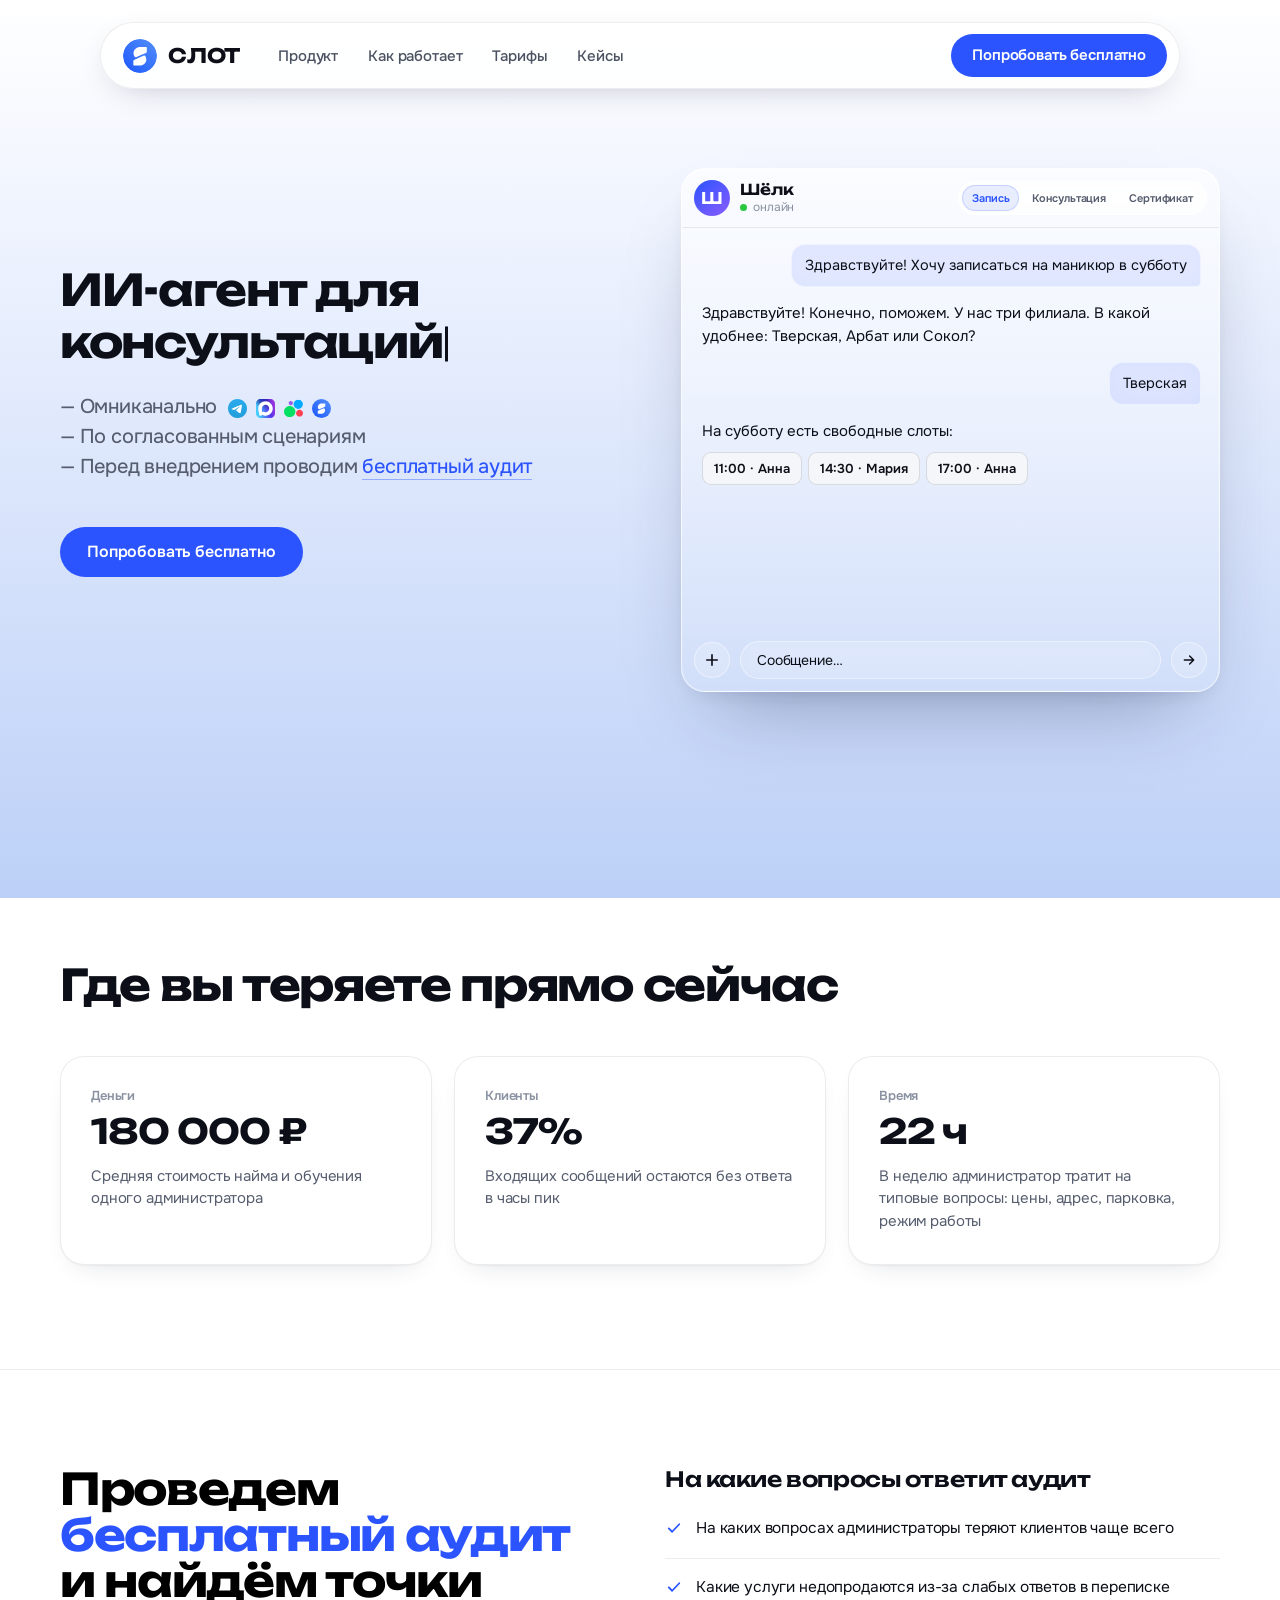
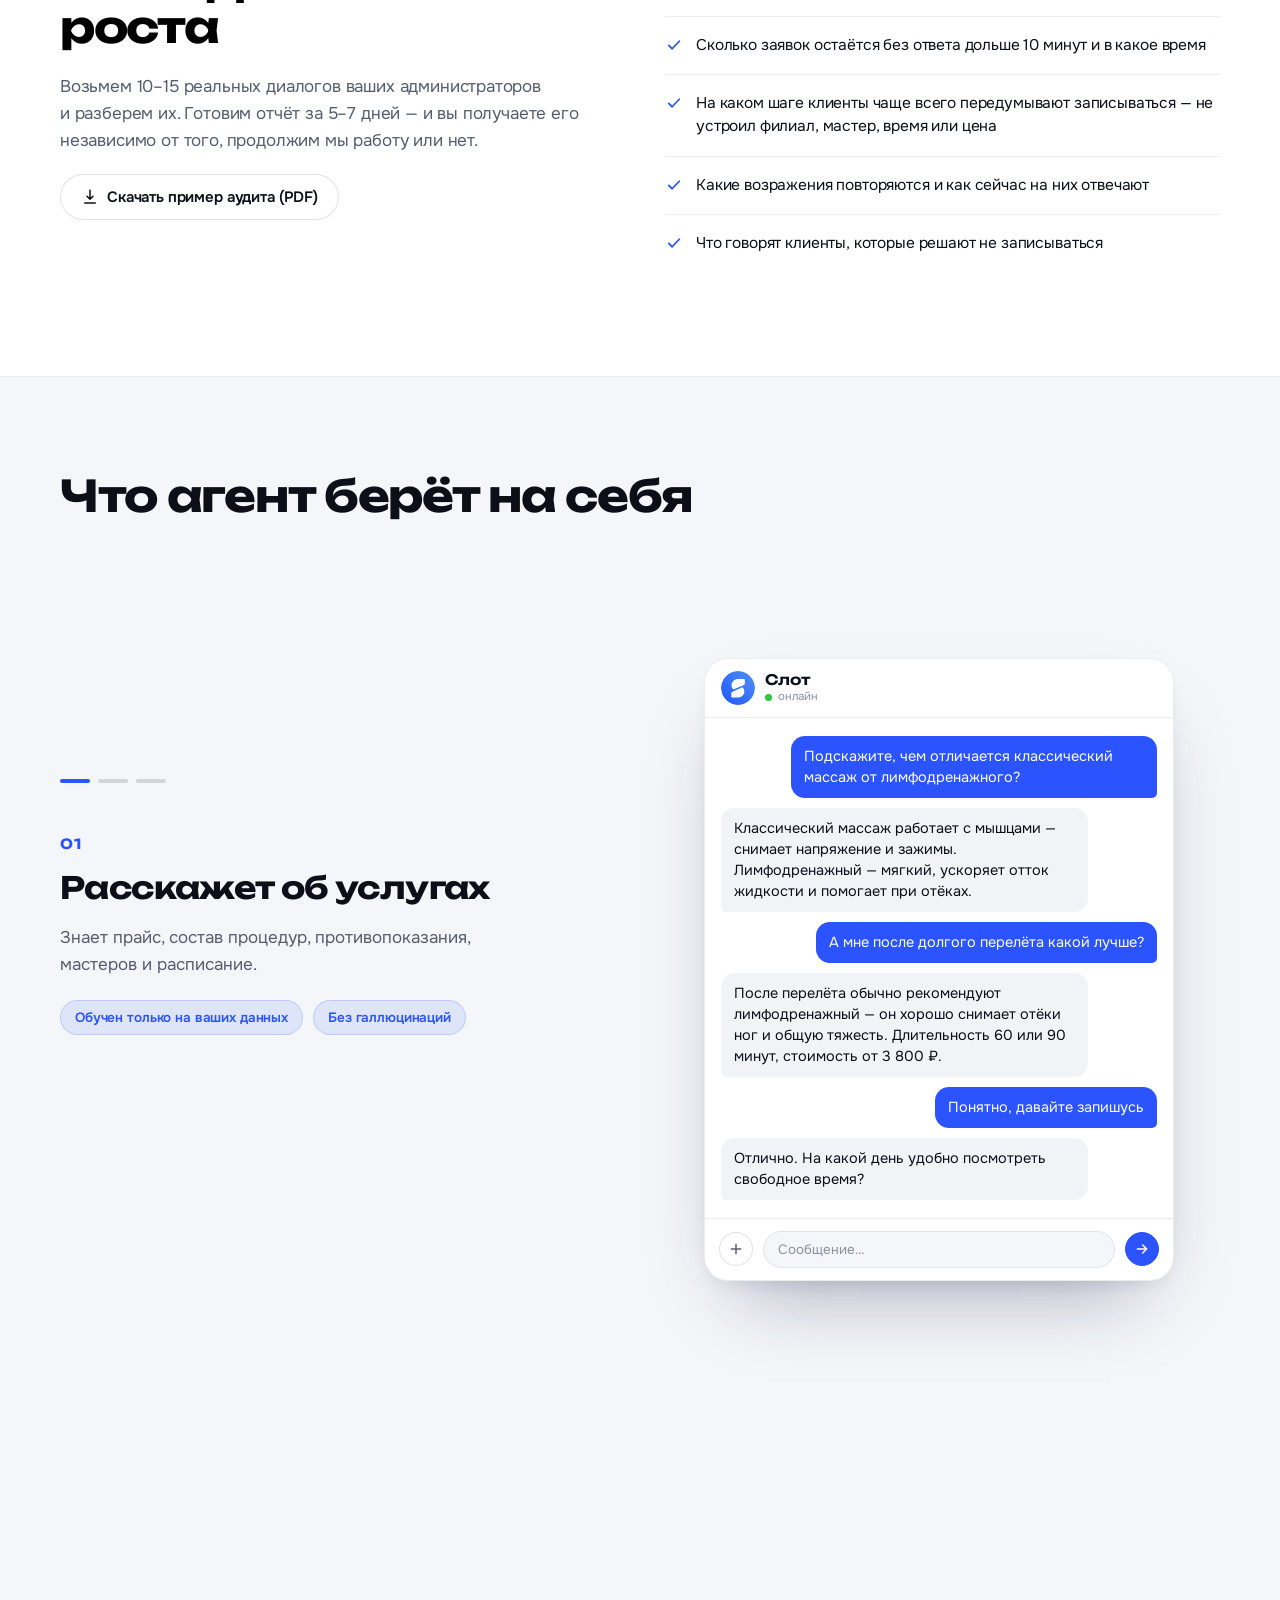
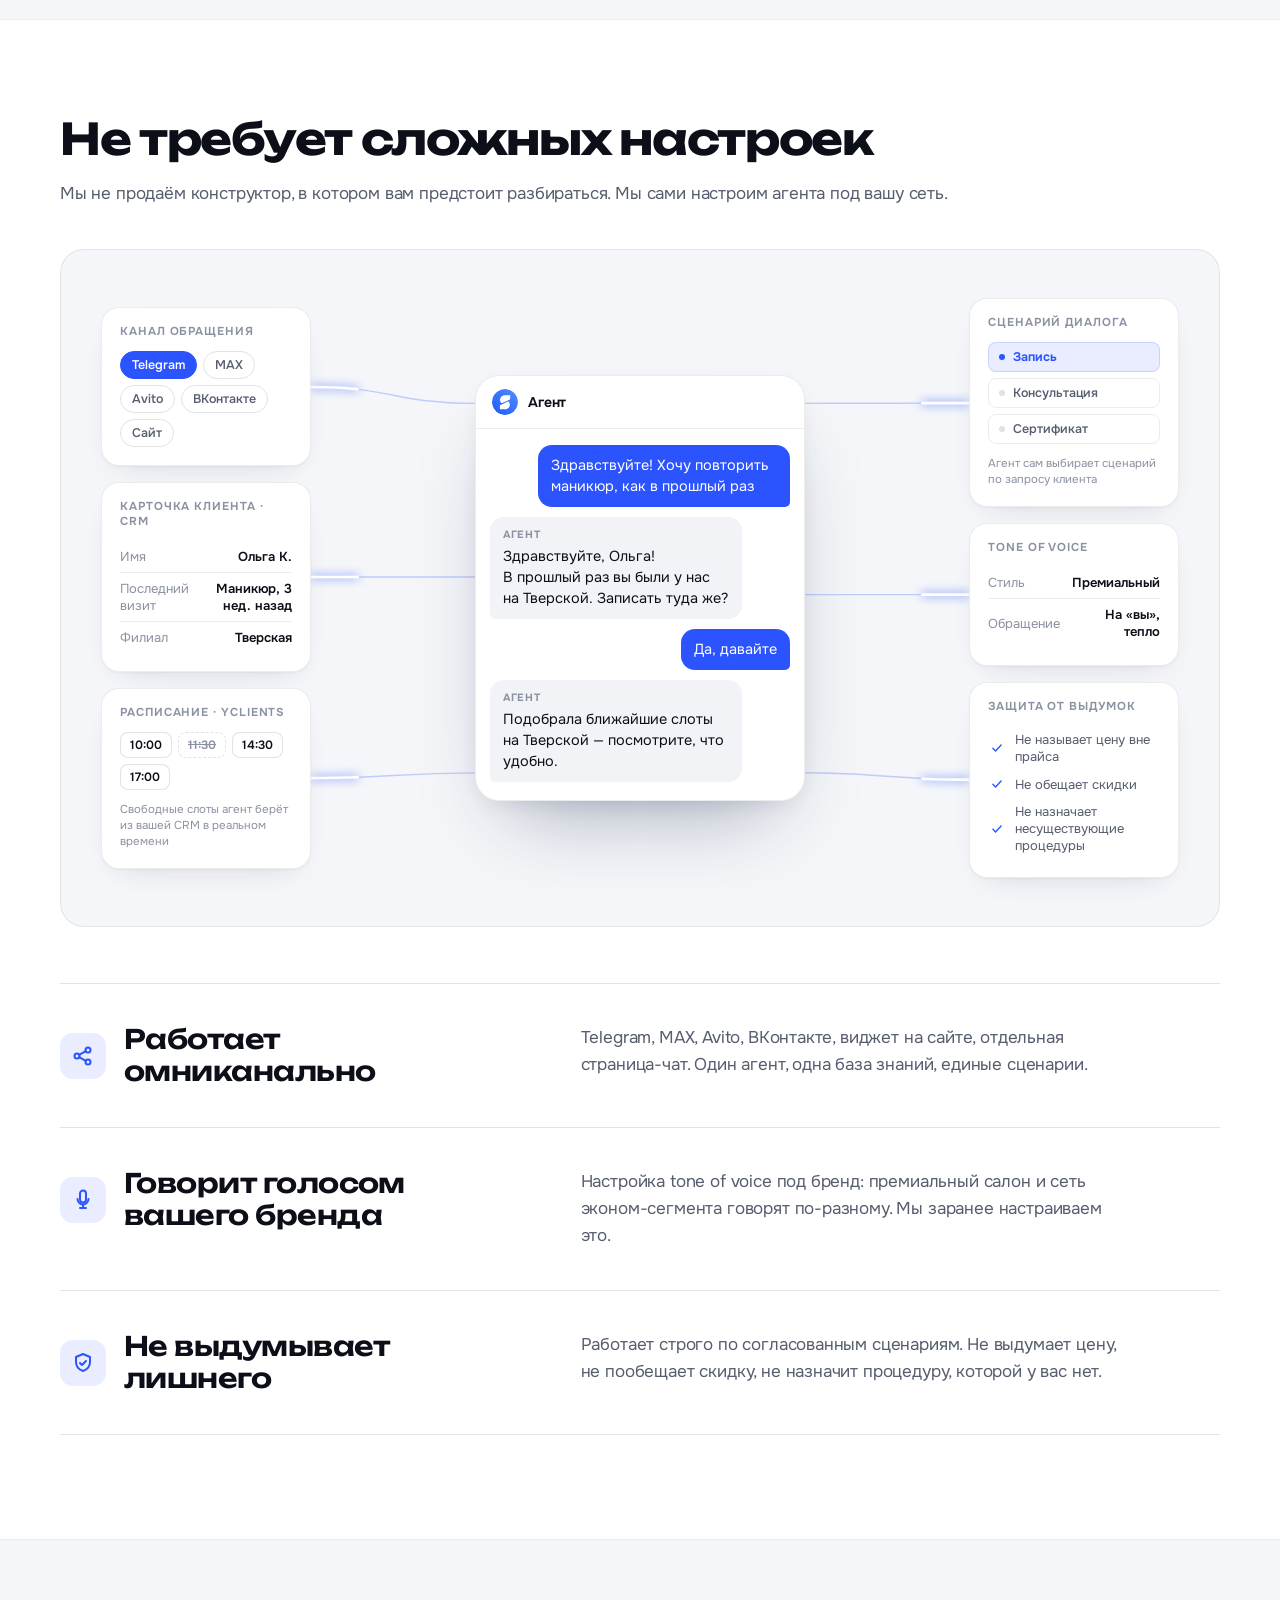
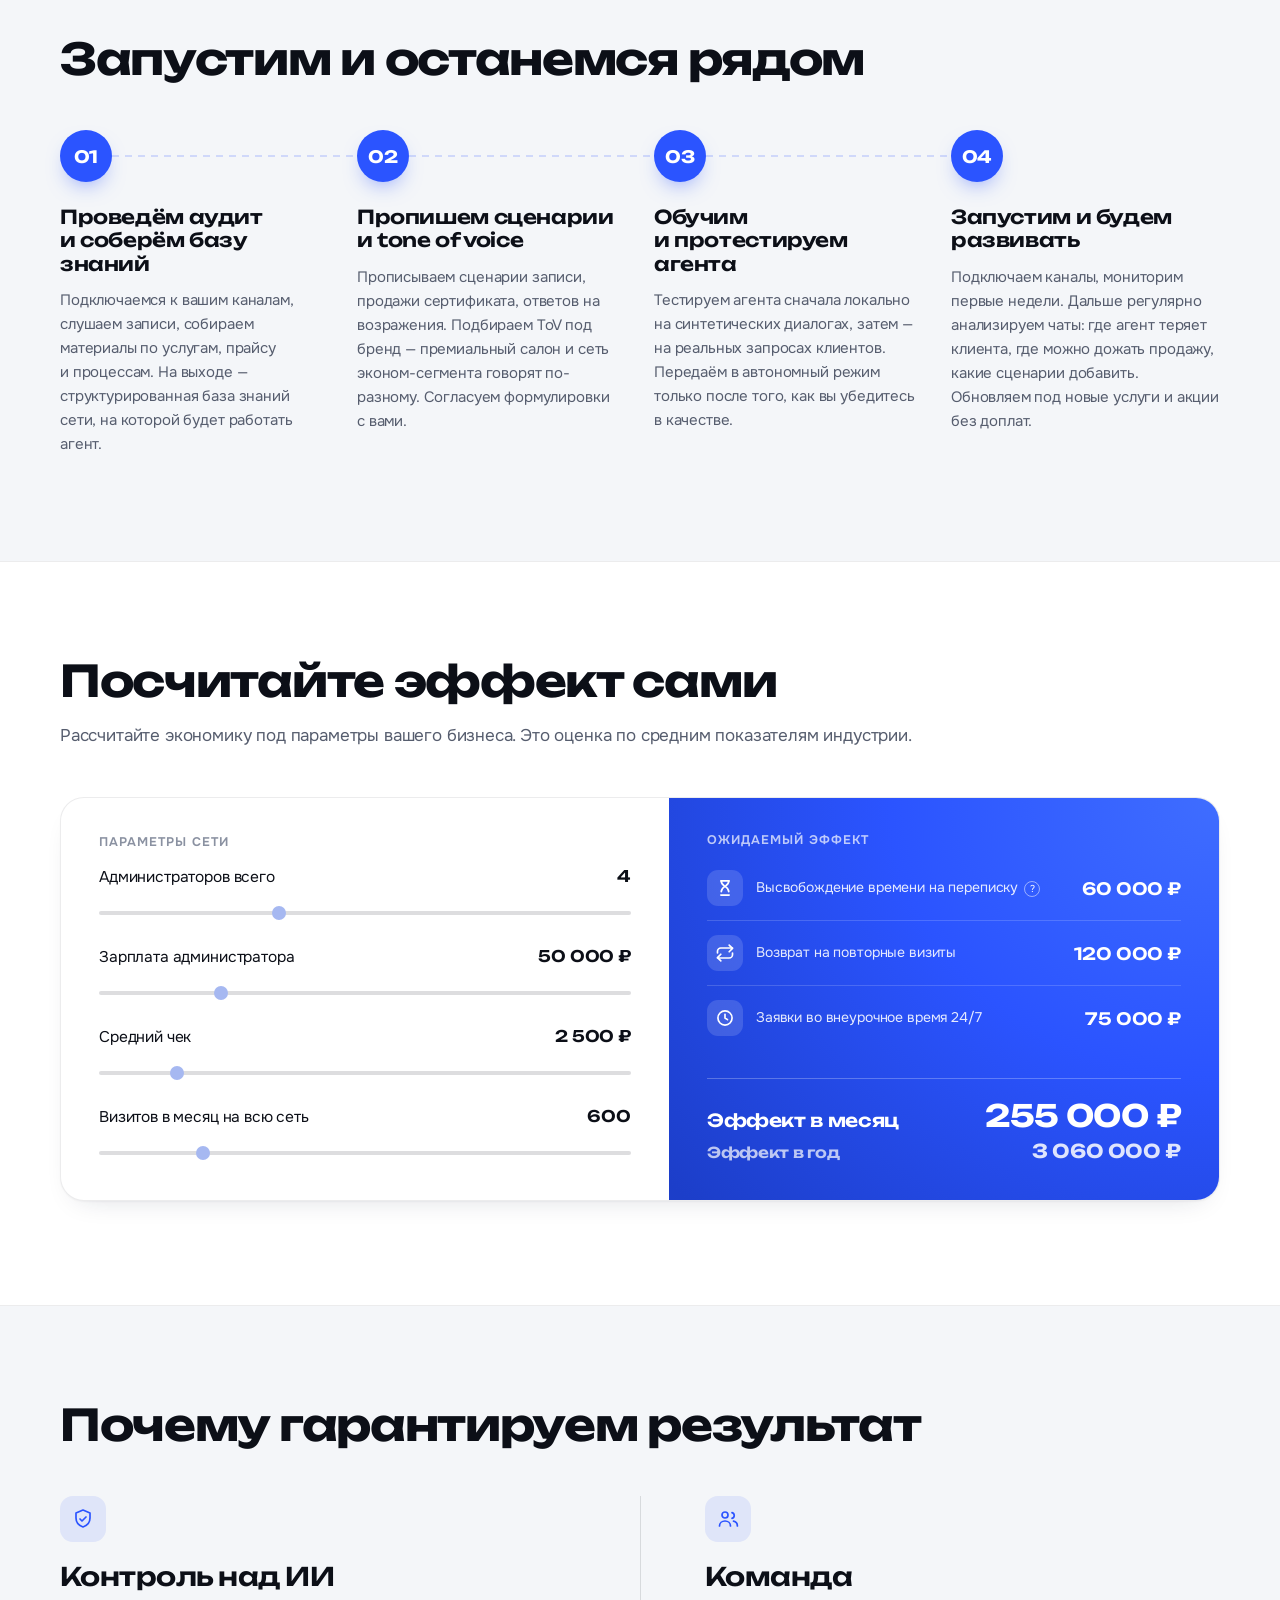
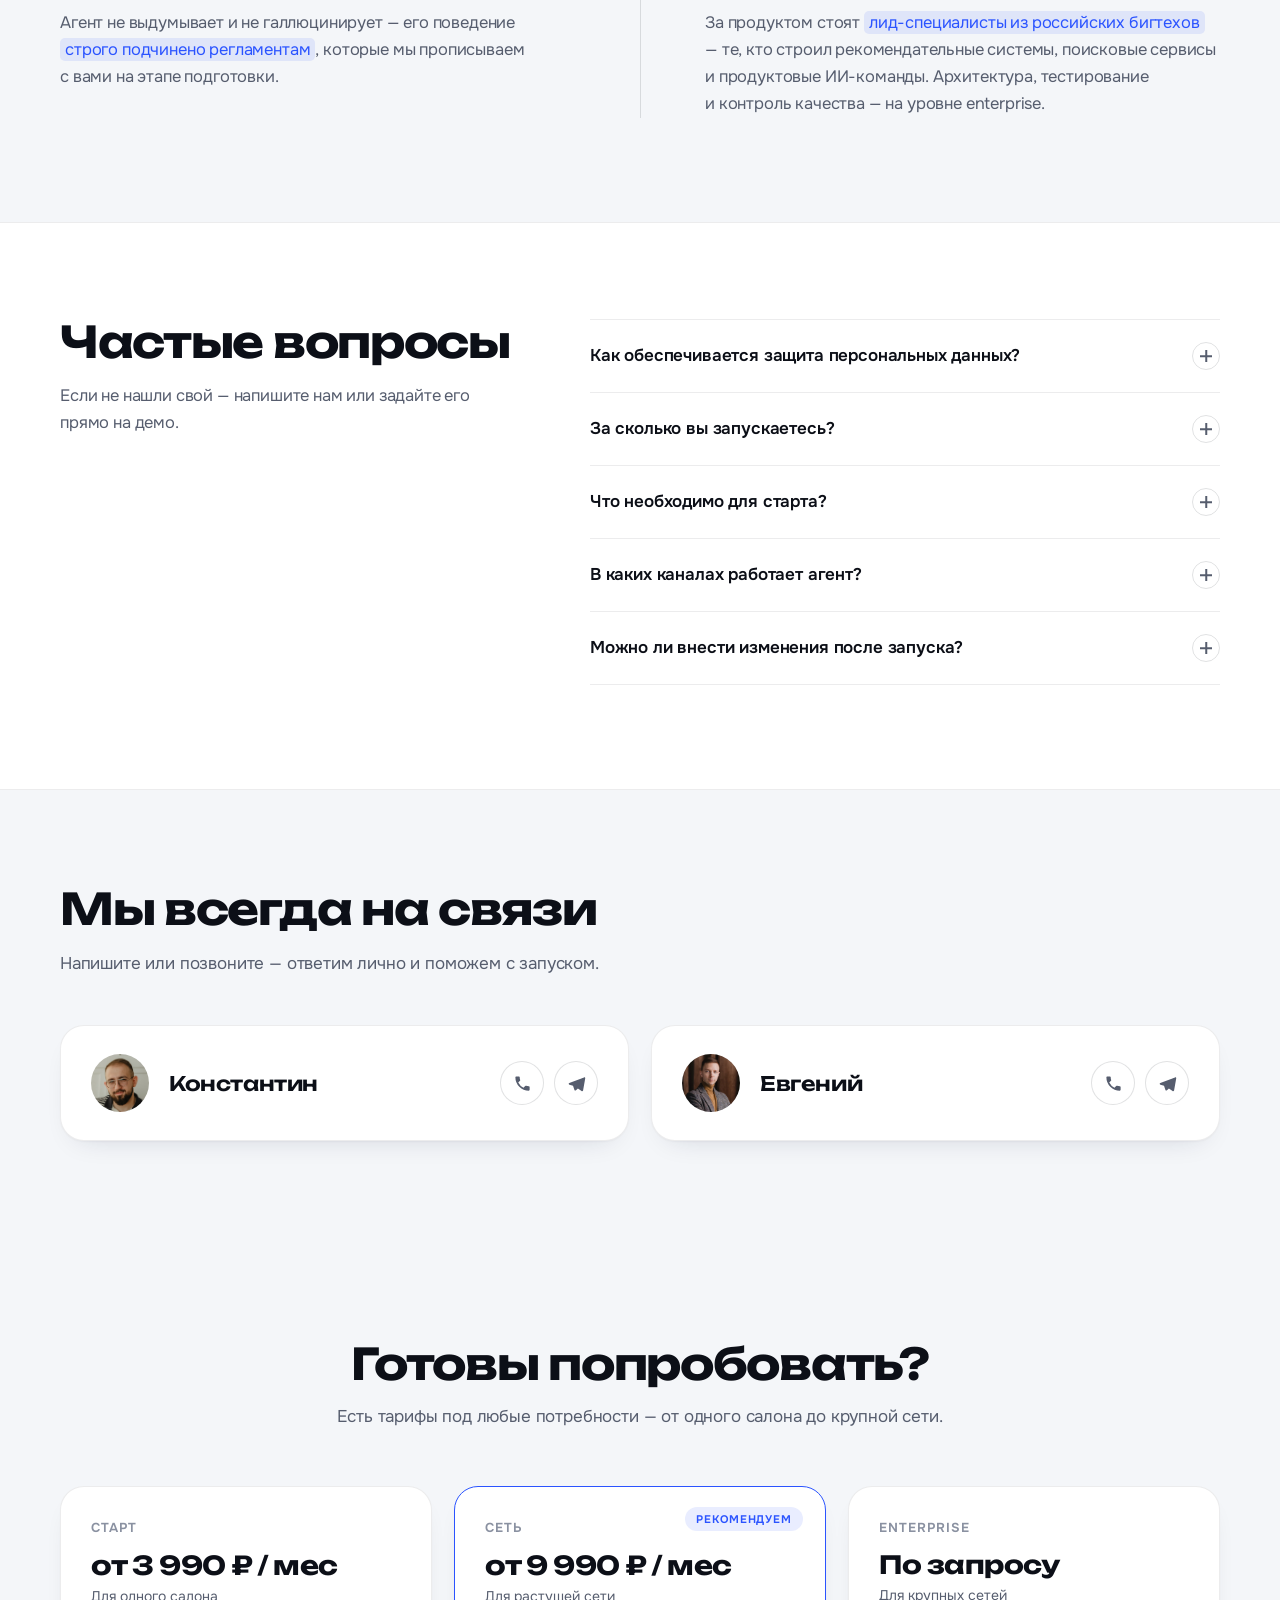
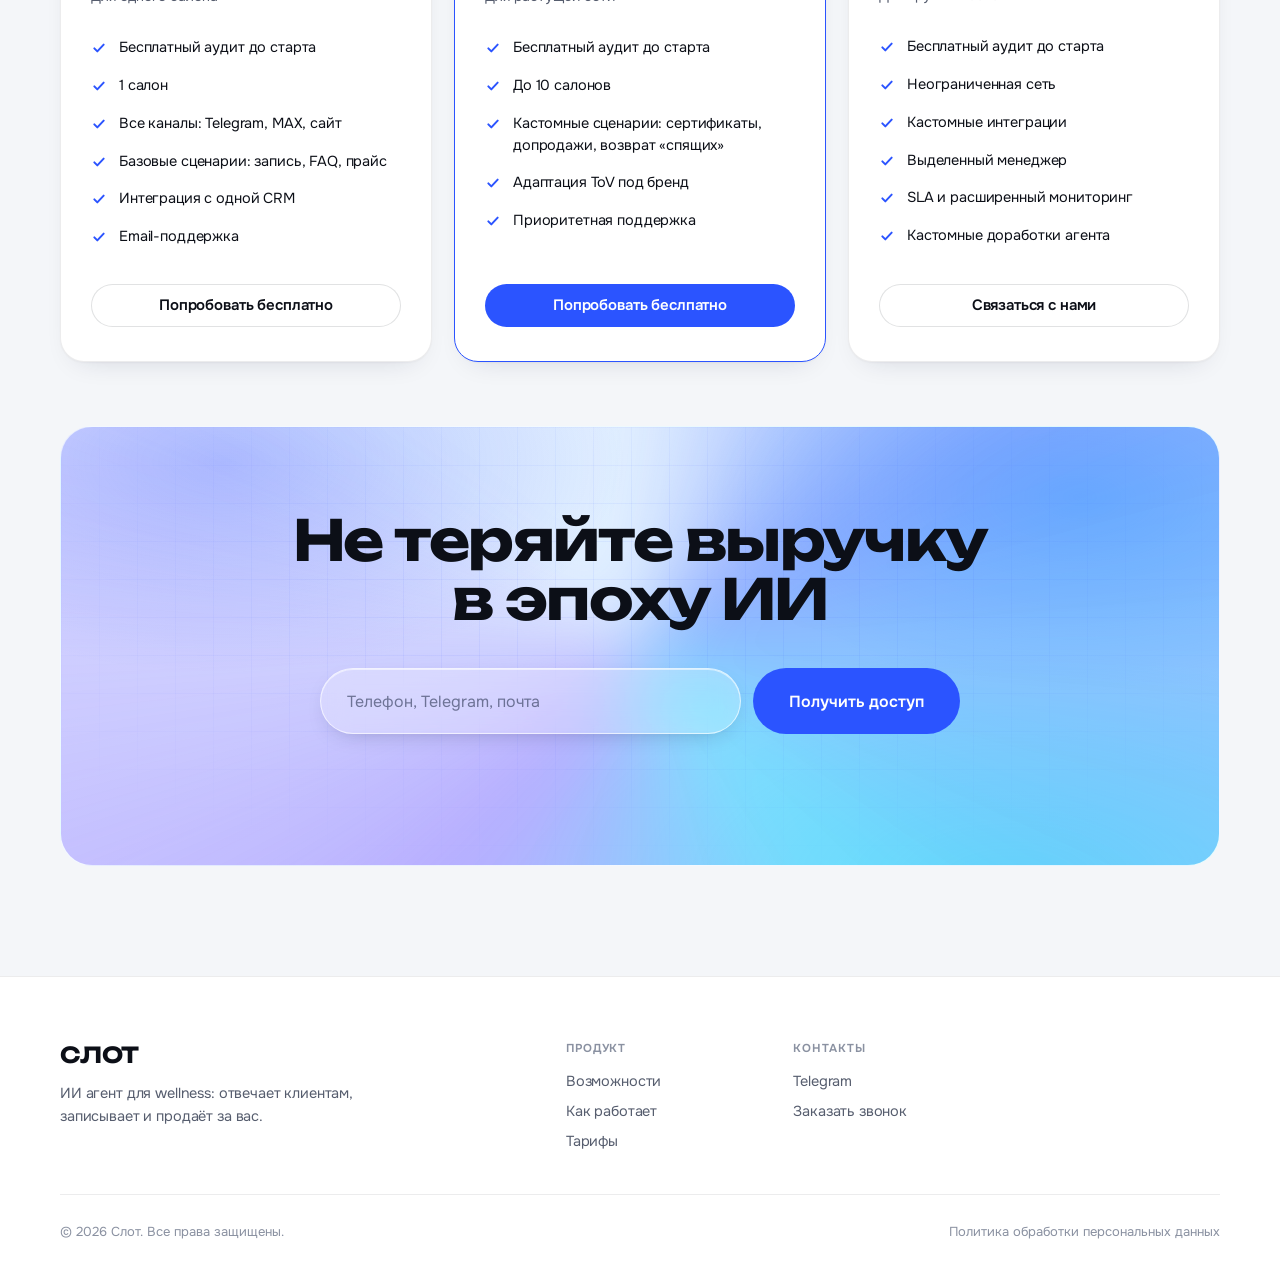
<file: index.html>
<!DOCTYPE html>
<html lang="ru">
<head>
<meta charset="UTF-8">
<meta name="viewport" content="width=device-width, initial-scale=1.0">
<title>Слот - ИИ-бот для Wellness</title>
<link rel="icon" type="image/svg+xml" href="favicon.svg">
<link rel="preconnect" href="https://fonts.googleapis.com">
<link rel="preconnect" href="https://fonts.gstatic.com" crossorigin>
<link href="https://fonts.googleapis.com/css2?family=Unbounded:wght@400;500;600;700;800&family=Onest:wght@400;450;500;600;700&display=swap" rel="stylesheet">
<link rel="stylesheet" href="styles/studio.css?v=48">
</head>
<body>

<svg width="0" height="0" style="position:absolute" aria-hidden="true"><defs><linearGradient id="logo-grad" x1="0%" y1="100%" x2="100%" y2="0%"><stop offset="0%" stop-color="#1C57FE"/><stop offset="100%" stop-color="#5490FA"/></linearGradient></defs></svg>

<template id="__bundler_thumbnail" data-bg-color="#f4f6f9">
  <svg viewBox="0 0 1200 800" xmlns="http://www.w3.org/2000/svg">
    <rect x="430" y="250" width="340" height="300" rx="40" fill="#2b54ff"/>
    <rect x="430" y="250" width="340" height="80" rx="40" fill="#1f3ed6"/>
    <rect x="430" y="330" width="340" height="2" fill="#ffffff" opacity="0.4"/>
    <rect x="495" y="395" width="210" height="46" rx="23" fill="#ffffff" opacity="0.95"/>
    <rect x="525" y="465" width="210" height="46" rx="23" fill="#ffffff" opacity="0.6"/>
    <circle cx="475" cy="290" r="11" fill="#ff5f57"/>
    <circle cx="512" cy="290" r="11" fill="#febc2e"/>
    <circle cx="549" cy="290" r="11" fill="#28c840"/>
  </svg>
</template>

<!-- NAV -->
<nav class="lp-nav">
  <a class="lp-brand" href="#">
    <span class="lp-brand__mark"><svg width="34" height="34" viewBox="0 0 1254 1254" xmlns="http://www.w3.org/2000/svg" aria-hidden="true"><circle cx="627" cy="627" r="627" fill="url(#logo-grad)"/><g transform="translate(0.000000,1254.000000) scale(0.100000,-0.100000)" fill="#fff" stroke="none"><path d="M5955 9563 c-155 -14 -404 -74 -562 -134 -601 -228 -1098 -705 -1348 -1293 -183 -433 -226 -888 -123 -1336 66 -292 247 -669 426 -889 80 -99 200 -146 347 -139 81 4 103 10 181 46 49 22 289 128 534 235 753 330 2111 926 2775 1219 99 44 223 98 275 120 52 22 119 56 149 76 69 46 135 136 161 219 19 63 20 92 20 872 0 789 -1 807 -21 851 -25 55 -71 105 -124 133 -40 22 -40 22 -1345 23 -718 0 -1323 -1 -1345 -3z"/><path d="M7790 6463 c-96 -15 -78 -7 -1560 -680 -272 -124 -781 -356 -1130 -515 -349 -159 -705 -321 -790 -360 -321 -146 -334 -153 -388 -212 -29 -32 -61 -81 -74 -114 -23 -57 -23 -57 -23 -852 0 -795 0 -795 22 -835 28 -52 68 -89 123 -114 45 -20 59 -21 1335 -21 1220 0 1297 1 1420 19 610 90 1134 428 1499 969 169 249 290 556 351 887 26 136 31 479 11 626 -52 372 -186 705 -401 999 -68 92 -101 123 -174 159 -39 20 -161 52 -186 49 -5 0 -21 -2 -35 -5z"/></g></svg></span>
    <span class="lp-brand__name">СЛОТ</span>
  </a>
  <ul class="lp-nav__links">
    <li><a href="#features">Продукт</a></li>
    <li><a href="#steps">Как работает</a></li>
    <li><a href="#pricing">Тарифы</a></li>
    <li><a href="#">Кейсы</a></li>
  </ul>
  <div class="lp-nav__cta">
    <a href="#finalcta" class="lp-btn lp-btn--primary">Попробовать бесплатно</a>
  </div>
</nav>

<!-- HERO -->
<section class="lp-hero">
  <div class="lp-hero__aurora" aria-hidden="true"></div>
  <div class="lp__container">
    <div class="lp-hero__grid">

      <div class="lp-hero__copy" style="gap: 25px">
        <div class="lp-hero__heading" data-reveal style="display: flex; flex-direction: column; gap: 24px">
          <h1 class="lp-h1" style="line-height: 1.2">ИИ-агент для<br><span class="lp-rotate" data-rotate><span class="lp-rotate__text" data-rotate-text>продаж</span><span class="lp-rotate__cursor" aria-hidden="true"></span></span></h1>
          <p class="lp-sub" style="margin: 0px">— Омниканально <span class="lp-sub__channels" data-channels-inline></span><br>— По согласованным сценариям <br>— Перед внедрением проводим <a href="#audit" class="lp-sub__audit" style="color: #2b54ff">бесплатный аудит</a></p>
        </div>
        <div class="lp-cta-block" data-reveal style="transition-delay: 210ms; display: flex; flex-direction: column; align-items: flex-start; gap: 12px; margin: 20px 0px 0px">
          <div class="lp-cta">
            <a href="#finalcta" class="lp-btn lp-btn--primary lp-btn--lg" style="padding: 16px 26px; margin: 0px">Попробовать бесплатно</a>
          </div>
        </div>
      </div>

      <!-- Демо-чат: сторис (Запись / Консультация / Продажа сертификата) -->
      <div class="lp-chat" data-chat data-reveal style="transition-delay:160ms"></div>

    </div>
  </div>
</section>

<!-- PROBLEMS -->
<section class="lp-problems" style="padding: 64px 0px 104px">
  <div class="lp__container">
    <div class="lp-section-head" data-reveal>
      <h2 class="lp-h2">Где вы теряете прямо сейчас</h2>
    </div>
    <div class="lp-problems__grid">

      <div class="lp-problem" data-reveal style="transition-delay:0ms">
        <div class="lp-problem__eyebrow">Деньги</div>
        <div class="lp-problem__stat">180&nbsp;000&nbsp;₽</div>
        <div class="lp-problem__label">Средняя стоимость найма и&nbsp;обучения одного администратора</div>
      </div>

      <div class="lp-problem" data-reveal style="transition-delay:90ms">
        <div class="lp-problem__eyebrow">Клиенты</div>
        <div class="lp-problem__stat">37%</div>
        <div class="lp-problem__label">Входящих сообщений остаются без ответа в&nbsp;часы пик</div>
      </div>

      <div class="lp-problem" data-reveal style="transition-delay:180ms">
        <div class="lp-problem__eyebrow">Время</div>
        <div class="lp-problem__stat">22 ч</div>
        <div class="lp-problem__label">В&nbsp;неделю администратор тратит на типовые вопросы: цены, адрес, парковка, режим работы</div>
      </div>

    </div>
  </div>
</section>

<!-- AUDIT -->
<section class="lp-audit" id="audit">
  <div class="lp__container">
    <div class="lp-audit__grid">

      <div class="lp-audit__left" data-reveal>
        <h2 class="lp-h2" style="color: rgb(0, 0, 0)">Проведем <span class="lp-accent-text">бесплатный аудит</span> и найдём точки роста</h2>
        <p class="lp-audit__intro">Возьмем 10–15 реальных диалогов ваших администраторов и разберем их. Готовим отчёт за&nbsp;5–7&nbsp;дней — и вы получаете его независимо от того, продолжим мы работу или нет.</p>
        <a href="#" class="lp-btn lp-btn--ghost lp-audit__download"><svg viewBox="0 0 24 24" fill="none" aria-hidden="true"><path d="M12 3v12m0 0l-4-4m4 4l4-4M5 20h14" stroke="currentColor" stroke-width="2" stroke-linecap="round" stroke-linejoin="round"/></svg>Скачать пример аудита (PDF)</a>
      </div>

      <div class="lp-audit__panel" data-reveal style="transition-delay:120ms">
        <div class="lp-audit__panel-title">На какие вопросы ответит аудит</div>
        <ul class="lp-audit__questions">
          <li><span class="lp-audit__check" data-check></span>На каких вопросах администраторы теряют клиентов чаще всего</li>
          <li><span class="lp-audit__check" data-check></span>Какие услуги недопродаются из-за слабых ответов в&nbsp;переписке</li>
          <li><span class="lp-audit__check" data-check></span>Сколько заявок остаётся без ответа дольше 10&nbsp;минут и&nbsp;в&nbsp;какое время</li>
          <li><span class="lp-audit__check" data-check></span>На каком шаге клиенты чаще всего передумывают записываться — не устроил филиал, мастер, время или цена</li>
          <li><span class="lp-audit__check" data-check></span>Какие возражения повторяются и&nbsp;как сейчас на них отвечают</li>
          <li><span class="lp-audit__check" data-check></span>Что говорят клиенты, которые решают не&nbsp;записываться</li>
        </ul>
      </div>

    </div>
  </div>
</section>

<!-- FEATURES — scroll-stacking -->
<section class="lp-features" id="features" data-screen-label="Что агент берёт на себя">
  <div class="lp__container">
    <div class="lp-features__header" data-reveal>
      <h2 class="lp-h2">Что агент берёт на&nbsp;себя</h2>
    </div>
  </div>

  <div class="lp-features__scroll" data-features-scroll>
    <div class="lp-features__sticky">
      <div class="lp-features__viewport">
        <div class="lp__container">
          <div class="lp-feature__grid">

            <div class="lp-feature__stack">
              <div class="lp-features__progress">
                <span class="lp-features__dot is-active"></span>
                <span class="lp-features__dot"></span>
                <span class="lp-features__dot"></span>
              </div>

              <div class="lp-feature__card is-active" data-fcard="0">
                <div class="lp-feature__num">01</div>
                <div class="lp-feature__title">Расскажет об&nbsp;услугах</div>
                <p class="lp-feature__text">Знает прайс, состав процедур, противопоказания, мастеров и&nbsp;расписание.</p>
                <div class="lp-feature__tags">
                  <span class="lp-feature__tag">Обучен только на ваших данных</span>
                  <span class="lp-feature__tag">Без галлюцинаций</span>
                </div>
              </div>

              <div class="lp-feature__card is-next" data-fcard="1">
                <div class="lp-feature__num">02</div>
                <div class="lp-feature__title">Запишет к&nbsp;специалисту</div>
                <p class="lp-feature__text">Подберёт слот, согласует время, оформит запись в&nbsp;вашей системе. Перенесёт и&nbsp;отменит, если нужно.</p>
                <span class="lp-feature__tag">Интеграция с YCLIENTS</span>
              </div>

              <div class="lp-feature__card is-next" data-fcard="2">
                <div class="lp-feature__num">03</div>
                <div class="lp-feature__title">Продаст подарочный сертификат</div>
                <p class="lp-feature__text">Доведёт клиента до оплаты: предложит номинал, оформит сертификат и&nbsp;пришлёт его покупателю или сразу получателю.</p>
                <span class="lp-feature__tag">Конструктор сертификатов</span>
              </div>
            </div>

            <div class="lp-feature__media" data-feature-chats></div>

          </div>
        </div>
      </div>
    </div>
  </div>
</section>

<!-- ADVANTAGES -->
<section class="lp-adv" data-screen-label="Готов к работе из коробки">
  <div class="lp__container">
    <div class="lp-adv__header" data-reveal style="margin: 0px 0px 41px">
      <h2 class="lp-h2">Не требует сложных настроек</h2>
      <p class="lp-adv__intro">Мы не продаём конструктор, в котором вам предстоит разбираться. Мы сами настроим агента под вашу сеть.</p>
    </div>

    <div class="lp-adv__collage" data-reveal>

      <div class="lp-adv__side">
        <div class="lp-advcard">
          <div class="lp-advcard__label">Канал обращения</div>
          <div class="lp-advcard__channels">
            <span class="lp-advcard__channel is-active">Telegram</span>
            <span class="lp-advcard__channel">MAX</span>
            <span class="lp-advcard__channel">Avito</span>
            <span class="lp-advcard__channel">ВКонтакте</span>
            <span class="lp-advcard__channel">Сайт</span>
          </div>
        </div>
        <div class="lp-advcard">
          <div class="lp-advcard__label">Карточка клиента · CRM</div>
          <div class="lp-advcard__row">
            <span class="lp-advcard__row-key">Имя</span>
            <span class="lp-advcard__row-val">Ольга К.</span>
          </div>
          <div class="lp-advcard__row">
            <span class="lp-advcard__row-key">Последний визит</span>
            <span class="lp-advcard__row-val">Маникюр, 3 нед. назад</span>
          </div>
          <div class="lp-advcard__row">
            <span class="lp-advcard__row-key">Филиал</span>
            <span class="lp-advcard__row-val">Тверская</span>
          </div>
        </div>
        <div class="lp-advcard">
          <div class="lp-advcard__label">Расписание · YCLIENTS</div>
          <div class="lp-advcard__slots">
            <span class="lp-advcard__slot">10:00</span>
            <span class="lp-advcard__slot is-busy">11:30</span>
            <span class="lp-advcard__slot">14:30</span>
            <span class="lp-advcard__slot">17:00</span>
          </div>
          <div class="lp-advcard__foot">Свободные слоты агент берёт из вашей CRM в&nbsp;реальном времени</div>
        </div>
      </div>

      <div class="lp-adv__chat">
        <div class="lp-adv__chat-head">
          <span class="lp-adv__chat-avatar" data-mark></span>
          Агент
        </div>
        <div class="lp-adv__chat-body">
          <div class="lp-msg lp-msg--client">Здравствуйте! Хочу повторить маникюр, как в&nbsp;прошлый раз</div>
          <div class="lp-msg lp-msg--agent"><div class="lp-msg__label">Агент</div>Здравствуйте, Ольга! В&nbsp;прошлый раз вы были у&nbsp;нас на Тверской. Записать туда же?</div>
          <div class="lp-msg lp-msg--client">Да, давайте</div>
          <div class="lp-msg lp-msg--agent"><div class="lp-msg__label">Агент</div>Подобрала ближайшие слоты на Тверской — посмотрите, что удобно.</div>
        </div>
      </div>

      <div class="lp-adv__side">
        <div class="lp-advcard">
          <div class="lp-advcard__label">Сценарий диалога</div>
          <div class="lp-advcard__scenarios">
            <span class="lp-advcard__scenario is-active">Запись</span>
            <span class="lp-advcard__scenario">Консультация</span>
            <span class="lp-advcard__scenario">Сертификат</span>
          </div>
          <div class="lp-advcard__foot">Агент сам выбирает сценарий по запросу клиента</div>
        </div>
        <div class="lp-advcard">
          <div class="lp-advcard__label">Tone of voice</div>
          <div class="lp-advcard__row">
            <span class="lp-advcard__row-key">Стиль</span>
            <span class="lp-advcard__row-val">Премиальный</span>
          </div>
          <div class="lp-advcard__row">
            <span class="lp-advcard__row-key">Обращение</span>
            <span class="lp-advcard__row-val">На «вы», тепло</span>
          </div>
        </div>
        <div class="lp-advcard">
          <div class="lp-advcard__label">Защита от выдумок</div>
          <div class="lp-advcard__rule"><span class="lp-advcard__rule-mark" data-check></span>Не называет цену вне прайса</div>
          <div class="lp-advcard__rule"><span class="lp-advcard__rule-mark" data-check></span>Не обещает скидки</div>
          <div class="lp-advcard__rule"><span class="lp-advcard__rule-mark" data-check></span>Не назначает несуществующие процедуры</div>
        </div>
      </div>

    </div>

    <div class="lp-adv__blocks">
      <div class="lp-adv__block" data-reveal style="transition-delay:0ms">
        <div class="lp-adv__block-head"><span class="lp-adv__block-num"><svg viewBox="0 0 24 24" fill="none" aria-hidden="true"><circle cx="6" cy="12" r="2.5" stroke="currentColor" stroke-width="2"/><circle cx="17" cy="6" r="2.5" stroke="currentColor" stroke-width="2"/><circle cx="17" cy="18" r="2.5" stroke="currentColor" stroke-width="2"/><path d="M8.2 10.8 14.8 7.2M8.2 13.2 14.8 16.8" stroke="currentColor" stroke-width="2" stroke-linecap="round"/></svg></span><h3 class="lp-adv__block-title">Работает омниканально</h3></div>
        <p class="lp-adv__block-text">Telegram, MAX, Avito, ВКонтакте, виджет на сайте, отдельная страница-чат. Один агент, одна база знаний, единые сценарии.</p>
      </div>
      <div class="lp-adv__block" data-reveal style="transition-delay:90ms">
        <div class="lp-adv__block-head"><span class="lp-adv__block-num"><svg viewBox="0 0 24 24" fill="none" aria-hidden="true"><path d="M12 2.5a3 3 0 0 0-3 3v6a3 3 0 0 0 6 0v-6a3 3 0 0 0-3-3Z" stroke="currentColor" stroke-width="2" stroke-linejoin="round"/><path d="M6.5 11a5.5 5.5 0 0 0 11 0" stroke="currentColor" stroke-width="2" stroke-linecap="round"/><path d="M12 16.5v3.5M9 20h6" stroke="currentColor" stroke-width="2" stroke-linecap="round"/></svg></span><h3 class="lp-adv__block-title">Говорит голосом вашего бренда</h3></div>
        <p class="lp-adv__block-text">Настройка tone of voice под бренд: премиальный салон и&nbsp;сеть эконом-сегмента говорят по-разному. Мы заранее настраиваем это.</p>
      </div>
      <div class="lp-adv__block" data-reveal style="transition-delay:180ms">
        <div class="lp-adv__block-head"><span class="lp-adv__block-num"><svg viewBox="0 0 24 24" fill="none" aria-hidden="true"><path d="M12 3l7 3v5c0 4.5-3 7.6-7 9-4-1.4-7-4.5-7-9V6l7-3z" stroke="currentColor" stroke-width="2" stroke-linejoin="round"/><path d="M9 12l2 2 4-4" stroke="currentColor" stroke-width="2" stroke-linecap="round" stroke-linejoin="round"/></svg></span><h3 class="lp-adv__block-title">Не выдумывает лишнего</h3></div>
        <p class="lp-adv__block-text">Работает строго по согласованным сценариям. Не выдумает цену, не пообещает скидку, не назначит процедуру, которой у&nbsp;вас нет.</p>
      </div>
    </div>
  </div>
</section>

<!-- STEPS -->
<section class="lp-steps" id="steps" data-screen-label="Запустим за 4 недели">
  <div class="lp__container">
    <div class="lp-section-head" data-reveal>
      <h2 class="lp-h2">Запустим и останемся рядом</h2>
    </div>
    <div class="lp-process">
      <div class="lp-process__step" data-reveal style="transition-delay:0ms">
        <div class="lp-process__head"><span class="lp-process__node">01</span></div>
        <div class="lp-process__title">Проведём аудит и&nbsp;соберём базу знаний</div>
        <p class="lp-process__text">Подключаемся к вашим каналам, слушаем записи, собираем материалы по услугам, прайсу и&nbsp;процессам. На выходе — структурированная база знаний сети, на которой будет работать агент.</p>
      </div>
      <div class="lp-process__step" data-reveal style="transition-delay:90ms">
        <div class="lp-process__head"><span class="lp-process__node">02</span></div>
        <div class="lp-process__title">Пропишем сценарии и&nbsp;tone of voice</div>
        <p class="lp-process__text">Прописываем сценарии записи, продажи сертификата, ответов на возражения. Подбираем ToV под бренд — премиальный салон и&nbsp;сеть эконом-сегмента говорят по-разному. Согласуем формулировки с&nbsp;вами.</p>
      </div>
      <div class="lp-process__step" data-reveal style="transition-delay:180ms">
        <div class="lp-process__head"><span class="lp-process__node">03</span></div>
        <div class="lp-process__title">Обучим и&nbsp;протестируем агента</div>
        <p class="lp-process__text">Тестируем агента сначала локально на синтетических диалогах, затем — на реальных запросах клиентов. Передаём в&nbsp;автономный режим только после того, как вы убедитесь в&nbsp;качестве.</p>
      </div>
      <div class="lp-process__step" data-reveal style="transition-delay:270ms">
        <div class="lp-process__head"><span class="lp-process__node">04</span></div>
        <div class="lp-process__title">Запустим и&nbsp;будем развивать</div>
        <p class="lp-process__text">Подключаем каналы, мониторим первые недели. Дальше регулярно анализируем чаты: где агент теряет клиента, где можно дожать продажу, какие сценарии добавить. Обновляем под новые услуги и&nbsp;акции без доплат.</p>
      </div>
    </div>
  </div>
</section>

<!-- CALCULATOR -->
<section class="lp-calc" data-screen-label="Калькулятор эффекта">
  <div class="lp__container">
    <div class="lp-calc__header" data-reveal>
      <h2 class="lp-h2">Посчитайте эффект сами</h2>
      <p class="lp-calc__intro">Рассчитайте экономику под параметры вашего бизнеса. Это оценка по средним показателям индустрии.</p>
    </div>

    <div class="lp-calc__card" data-reveal>

      <div class="lp-calc__inputs">
        <div class="lp-calc__panel-label">Параметры сети</div>
        <div class="lp-field">
          <div class="lp-field__row">
            <span class="lp-field__label">Администраторов всего</span>
            <span class="lp-field__value" id="v-admins">4</span>
          </div>
          <input type="range" id="r-admins" min="1" max="10" step="1" value="4">
        </div>
        <div class="lp-field">
          <div class="lp-field__row">
            <span class="lp-field__label">Зарплата администратора</span>
            <span class="lp-field__value" id="v-salary">50 000 ₽</span>
          </div>
          <input type="range" id="r-salary" min="30000" max="120000" step="5000" value="50000">
        </div>
        <div class="lp-field">
          <div class="lp-field__row">
            <span class="lp-field__label">Средний чек</span>
            <span class="lp-field__value" id="v-check">2 500 ₽</span>
          </div>
          <input type="range" id="r-check" min="500" max="15000" step="500" value="2500">
        </div>
        <div class="lp-field">
          <div class="lp-field__row">
            <span class="lp-field__label">Визитов в месяц на всю сеть</span>
            <span class="lp-field__value" id="v-visits">600</span>
          </div>
          <input type="range" id="r-visits" min="50" max="3000" step="50" value="600">
        </div>
      </div>

      <div class="lp-calc__results">
        <div class="lp-calc__results-label">Ожидаемый эффект</div>
        <div class="lp-calc__lines">
          <div class="lp-calc__line">
            <span class="lp-calc__line-ico" data-ico="freed"></span>
            <span class="lp-calc__line-label">Высвобождение времени на переписку<span class="lp-tip">?<span class="lp-tip__text">Экономия учитывает только долю рабочего времени администратора, которая уходит на текстовые каналы — сам администратор остаётся в зале. По оценке индустрии это около 30% его рабочего времени.</span></span></span>
            <span class="lp-calc__line-value" id="v-fot">60 000 ₽</span>
          </div>
          <div class="lp-calc__line">
            <span class="lp-calc__line-ico" data-ico="clients"></span>
            <span class="lp-calc__line-label">Возврат на повторные визиты</span>
            <span class="lp-calc__line-value" id="v-repeat">120 000 ₽</span>
          </div>
          <div class="lp-calc__line">
            <span class="lp-calc__line-ico" data-ico="time"></span>
            <span class="lp-calc__line-label">Заявки во внеурочное время 24/7</span>
            <span class="lp-calc__line-value" id="v-night">75 000 ₽</span>
          </div>
        </div>
        <div class="lp-calc__total">
          <span class="lp-calc__total-label">Эффект в месяц</span>
          <span class="lp-calc__total-value" id="v-month">255 000 ₽</span>
        </div>
        <div class="lp-calc__total lp-calc__total--year">
          <span class="lp-calc__total-label">Эффект в год</span>
          <span class="lp-calc__total-value" id="v-year">3 060 000 ₽</span>
        </div>
      </div>

    </div>
  </div>
</section>

<!-- QUALITY -->
<section class="lp-quality" data-screen-label="Почему гарантируем результат">
  <div class="lp__container">
    <div class="lp-section-head" data-reveal>
      <h2 class="lp-h2">Почему гарантируем результат</h2>
    </div>
    <div class="lp-quality__grid">
      <div class="lp-quality__item" data-reveal>
        <div class="lp-quality__ico"><svg viewBox="0 0 24 24" fill="none" aria-hidden="true"><path d="M12 3l7 3v5c0 4.5-3 7.6-7 9-4-1.4-7-4.5-7-9V6l7-3z" stroke="currentColor" stroke-width="1.7" stroke-linejoin="round"/><path d="M9 12l2 2 4-4" stroke="currentColor" stroke-width="1.7" stroke-linecap="round" stroke-linejoin="round"/></svg></div>
        <div class="lp-quality__title">Контроль над&nbsp;ИИ</div>
        <p class="lp-quality__text">Агент не выдумывает и&nbsp;не галлюцинирует — его поведение <mark>строго подчинено регламентам</mark>, которые мы прописываем с&nbsp;вами на этапе подготовки.</p>
      </div>
      <div class="lp-quality__divider"></div>
      <div class="lp-quality__item" data-reveal style="transition-delay:120ms">
        <div class="lp-quality__ico"><svg viewBox="0 0 24 24" fill="none" aria-hidden="true"><circle cx="9" cy="8" r="3" stroke="currentColor" stroke-width="1.7"/><path d="M3.5 19c0-3 2.6-5 5.5-5s5.5 2 5.5 5" stroke="currentColor" stroke-width="1.7" stroke-linecap="round"/><path d="M16 5.6a3 3 0 0 1 0 5.8M17.5 14.2c2.3.5 3.9 2.3 3.9 4.8" stroke="currentColor" stroke-width="1.7" stroke-linecap="round"/></svg></div>
        <div class="lp-quality__title">Команда</div>
        <p class="lp-quality__text">За продуктом стоят <mark>лид-специалисты из российских бигтехов</mark> — те, кто строил рекомендательные системы, поисковые сервисы и&nbsp;продуктовые ИИ-команды. Архитектура, тестирование и&nbsp;контроль качества — на уровне enterprise.</p>
      </div>
    </div>
  </div>
</section>

<!-- FAQ -->
<section class="lp-faq" data-screen-label="Частые вопросы">
  <div class="lp__container">
    <div class="lp-faq__grid">

      <div class="lp-faq__left" data-reveal>
        <h2 class="lp-h2">Частые вопросы</h2>
        <p class="lp-faq__intro">Если не нашли свой — напишите нам или задайте его прямо на демо.</p>
      </div>

      <div class="lp-faq__list" data-reveal style="transition-delay:120ms">

        <details class="lp-faq-item">
          <summary class="lp-faq-item__summary"><span>Как обеспечивается защита персональных данных?</span><span class="lp-faq-item__icon"></span></summary>
          <div class="lp-faq-item__body">Работаем в соответствии с 152-ФЗ. Данные клиентов хранятся на российских серверах, передача шифруется, доступ ограничен. По запросу предоставляем полный пакет документов для вашего DPO.</div>
        </details>

        <details class="lp-faq-item">
          <summary class="lp-faq-item__summary"><span>За сколько вы запускаетесь?</span><span class="lp-faq-item__icon"></span></summary>
          <div class="lp-faq-item__body">От подписания до первого автономного ответа — 2–4 недели в зависимости от размера сети и количества услуг. Аудит и тестирование занимают большую часть этого времени.</div>
        </details>

        <details class="lp-faq-item">
          <summary class="lp-faq-item__summary"><span>Что необходимо для старта?</span><span class="lp-faq-item__icon"></span></summary>
          <div class="lp-faq-item__body">Доступ к записям диалогов администраторов для аудита, материалы по услугам и прайсу, утверждение финальных сценариев. Дальше работаем мы.</div>
        </details>

        <details class="lp-faq-item">
          <summary class="lp-faq-item__summary"><span>В каких каналах работает агент?</span><span class="lp-faq-item__icon"></span></summary>
          <div class="lp-faq-item__body">Telegram, MAX, виджет на сайте, отдельная страница-чат по ссылке. По WhatsApp — уточняйте у менеджера: подключаем по запросу.</div>
        </details>

        <details class="lp-faq-item">
          <summary class="lp-faq-item__summary"><span>Можно ли внести изменения после запуска?</span><span class="lp-faq-item__icon"></span></summary>
          <div class="lp-faq-item__body">Да, любые правки в сценарии и базе знаний возможны на любом тарифе, но оплачиваются отдельно.</div>
        </details>

      </div>
    </div>
  </div>
</section>

<!-- CONTACTS -->
<section class="lp-contacts" data-screen-label="Мы всегда на связи">
  <div class="lp__container">
    <div class="lp-section-head" data-reveal>
      <h2 class="lp-h2">Мы всегда на&nbsp;связи</h2>
      <p class="lp-contacts__intro">Напишите или позвоните — ответим лично и поможем с запуском.</p>
    </div>
    <div class="lp-contacts__grid">
      <div class="lp-contact" data-reveal>
        <div class="lp-contact__avatar"><img src="images/konstantin.jpg" alt="Константин"></div>
        <div class="lp-contact__info">
          <div class="lp-contact__name">Константин</div>
        </div>
        <div class="lp-contact__actions">
            <a href="tel:+79128085626" class="lp-contact__btn" aria-label="Позвонить Константину"><svg viewBox="0 0 24 24" fill="currentColor" aria-hidden="true"><path d="M6.62 10.79a15.05 15.05 0 0 0 6.59 6.59l2.2-2.2a1 1 0 0 1 1.02-.24 11.4 11.4 0 0 0 3.57.57 1 1 0 0 1 1 1V20a1 1 0 0 1-1 1A17 17 0 0 1 3 4a1 1 0 0 1 1-1h3.5a1 1 0 0 1 1 1c0 1.25.2 2.45.57 3.57a1 1 0 0 1-.25 1.02l-2.2 2.2z"/></svg></a>
            <a href="https://t.me/poluyanovjr" class="lp-contact__btn" aria-label="Telegram Константина"><svg viewBox="0 0 24 24" fill="none" aria-hidden="true"><path d="M21.5 4.3 2.9 11.4c-1 .4-1 1.8.1 2.1l4.6 1.4 1.8 5.3c.3.8 1.3 1 1.9.4l2.5-2.4 4.6 3.4c.7.5 1.7.1 1.9-.7L23 5.6c.2-1-.7-1.8-1.5-1.3Z" fill="currentColor"/></svg></a>
        </div>
      </div>
      <div class="lp-contact" data-reveal style="transition-delay:90ms">
        <div class="lp-contact__avatar"><img src="images/evgeniy.jpg" alt="Евгений"></div>
        <div class="lp-contact__info">
          <div class="lp-contact__name">Евгений</div>
        </div>
        <div class="lp-contact__actions">
            <a href="tel:+79935003807" class="lp-contact__btn" aria-label="Позвонить Евгению"><svg viewBox="0 0 24 24" fill="currentColor" aria-hidden="true"><path d="M6.62 10.79a15.05 15.05 0 0 0 6.59 6.59l2.2-2.2a1 1 0 0 1 1.02-.24 11.4 11.4 0 0 0 3.57.57 1 1 0 0 1 1 1V20a1 1 0 0 1-1 1A17 17 0 0 1 3 4a1 1 0 0 1 1-1h3.5a1 1 0 0 1 1 1c0 1.25.2 2.45.57 3.57a1 1 0 0 1-.25 1.02l-2.2 2.2z"/></svg></a>
            <a href="https://t.me/semenov_e_v" class="lp-contact__btn" aria-label="Telegram Евгения"><svg viewBox="0 0 24 24" fill="none" aria-hidden="true"><path d="M21.5 4.3 2.9 11.4c-1 .4-1 1.8.1 2.1l4.6 1.4 1.8 5.3c.3.8 1.3 1 1.9.4l2.5-2.4 4.6 3.4c.7.5 1.7.1 1.9-.7L23 5.6c.2-1-.7-1.8-1.5-1.3Z" fill="currentColor"/></svg></a>
        </div>
      </div>
    </div>
  </div>
</section>

<!-- PRICING -->
<section class="lp-pricing" id="pricing" data-screen-label="Тарифы">
  <div class="lp__container">
    <div class="lp-pricing__header" data-reveal>
      <h2 class="lp-h2">Готовы попробовать?</h2>
      <p class="lp-pricing__sub">Есть тарифы под любые потребности — от одного салона до крупной сети.</p>
    </div>

    <div class="lp-pricing__grid">

      <div class="lp-plan" data-reveal style="transition-delay:0ms">
        <div class="lp-plan__name">Старт</div>
        <div class="lp-plan__price" style="font-size: 26px">от 3 990 ₽ / мес</div>
        <div class="lp-plan__price-sub">Для одного салона</div>
        <ul class="lp-plan__features">
          <li>Бесплатный аудит до старта</li>
          <li>1 салон</li>
          <li>Все каналы: Telegram, MAX, сайт</li>
          <li>Базовые сценарии: запись, FAQ, прайс</li>
          <li>Интеграция с одной CRM</li>
          <li>Email-поддержка</li>
        </ul>
        <a href="#finalcta" class="lp-btn lp-btn--ghost">Попробовать бесплатно</a>
      </div>

      <div class="lp-plan lp-plan--featured" data-reveal style="transition-delay:90ms">
        <span class="lp-plan__badge">Рекомендуем</span>
        <div class="lp-plan__name">Сеть</div>
        <div class="lp-plan__price" style="font-size: 26px">от 9 990 ₽ / мес</div>
        <div class="lp-plan__price-sub">Для растущей сети</div>
        <ul class="lp-plan__features">
          <li>Бесплатный аудит до старта</li>
          <li>До 10 салонов</li>
          <li>Кастомные сценарии: сертификаты, допродажи, возврат «спящих»</li>
          <li>Адаптация ToV под бренд</li>
          <li>Приоритетная поддержка</li>
        </ul>
        <a href="#finalcta" class="lp-btn lp-btn--primary">Попробовать беслпатно</a>
      </div>

      <div class="lp-plan" data-reveal style="transition-delay:180ms">
        <div class="lp-plan__name">Enterprise</div>
        <div class="lp-plan__price" style="font-size: 25px">По запросу</div>
        <div class="lp-plan__price-sub">Для крупных сетей</div>
        <ul class="lp-plan__features">
          <li>Бесплатный аудит до старта</li>
          <li>Неограниченная сеть</li>
          <li>Кастомные интеграции</li>
          <li>Выделенный менеджер</li>
          <li>SLA и расширенный мониторинг</li>
          <li>Кастомные доработки агента</li>
        </ul>
        <a href="#finalcta" class="lp-btn lp-btn--ghost">Связаться с нами</a>
      </div>

    </div>

    <div class="lp-finalcta" id="finalcta" data-reveal>
      <h2 class="lp-finalcta__title">Не теряйте выручку<br>в&nbsp;эпоху ИИ</h2>
      <form class="lp-finalcta__form" id="finalcta-form">
        <input type="text" class="lp-finalcta__input" name="contact" placeholder="Телефон, Telegram, почта" aria-label="Контакт" required>
        <button type="submit" class="lp-finalcta__btn">Получить доступ</button>
      </form>
      <p class="lp-finalcta__status" id="finalcta-status" role="status" aria-live="polite"></p>
    </div>
  </div>
</section>

<!-- FOOTER -->
<footer class="lp-footer">
  <div class="lp__container">
    <div class="lp-footer__top">
      <div class="lp-footer__brand">
        <span class="lp-footer__name">СЛОТ</span>
        <p class="lp-footer__tagline">ИИ агент для wellness: отвечает клиентам, записывает и&nbsp;продаёт за вас.</p>
      </div>
      <nav class="lp-footer__cols">
        <div class="lp-footer__col">
          <div class="lp-footer__col-title">Продукт</div>
          <a href="#features">Возможности</a>
          <a href="#steps">Как работает</a>
          <a href="#pricing">Тарифы</a>
        </div>
        <div class="lp-footer__col">
          <div class="lp-footer__col-title">Контакты</div>
          <a href="#">Telegram</a>
          <a href="#">Заказать звонок</a>
        </div>
      </nav>
    </div>
    <div class="lp-footer__bottom">
      <span>© 2026 Слот. Все права защищены.</span>
      <div class="lp-footer__legal">
        <a href="https://disk.yandex.ru/i/KuH7SfsXFs-mnA" target="_blank" rel="noopener">Политика обработки персональных данных</a>
      </div>
    </div>
  </div>
</footer>

<script>
/* ---------- inline SVG ---------- */
const SVG = {
  mark: '<svg viewBox="0 0 1254 1254" xmlns="http://www.w3.org/2000/svg"><circle cx="627" cy="627" r="627" fill="url(#logo-grad)"/><g transform="translate(0.000000,1254.000000) scale(0.100000,-0.100000)" fill="#fff" stroke="none"><path d="M5955 9563 c-155 -14 -404 -74 -562 -134 -601 -228 -1098 -705 -1348 -1293 -183 -433 -226 -888 -123 -1336 66 -292 247 -669 426 -889 80 -99 200 -146 347 -139 81 4 103 10 181 46 49 22 289 128 534 235 753 330 2111 926 2775 1219 99 44 223 98 275 120 52 22 119 56 149 76 69 46 135 136 161 219 19 63 20 92 20 872 0 789 -1 807 -21 851 -25 55 -71 105 -124 133 -40 22 -40 22 -1345 23 -718 0 -1323 -1 -1345 -3z"/><path d="M7790 6463 c-96 -15 -78 -7 -1560 -680 -272 -124 -781 -356 -1130 -515 -349 -159 -705 -321 -790 -360 -321 -146 -334 -153 -388 -212 -29 -32 -61 -81 -74 -114 -23 -57 -23 -57 -23 -852 0 -795 0 -795 22 -835 28 -52 68 -89 123 -114 45 -20 59 -21 1335 -21 1220 0 1297 1 1420 19 610 90 1134 428 1499 969 169 249 290 556 351 887 26 136 31 479 11 626 -52 372 -186 705 -401 999 -68 92 -101 123 -174 159 -39 20 -161 52 -186 49 -5 0 -21 -2 -35 -5z"/></g></svg>',
  check: '<svg width="18" height="18" viewBox="0 0 24 24" fill="none"><path d="M5 12.5l4.5 4.5L19 7" stroke="currentColor" stroke-width="2.4" stroke-linecap="round" stroke-linejoin="round"/></svg>',
  arrow: '<svg width="16" height="16" viewBox="0 0 24 24" fill="none"><path d="M5 12h13M13 6l6 6-6 6" stroke="currentColor" stroke-width="2.2" stroke-linecap="round" stroke-linejoin="round"/></svg>',
  plus: '<svg width="18" height="18" viewBox="0 0 24 24" fill="none"><path d="M12 5v14M5 12h14" stroke="currentColor" stroke-width="2.2" stroke-linecap="round"/></svg>',
  freed: '<svg width="24" height="24" viewBox="0 0 24 24" fill="none"><path d="M7 3.5h10M7 20.5h10M7.5 3.5c0 4 3 5.5 4.5 6.5-1.5 1-4.5 2.5-4.5 6.5M16.5 3.5c0 4-3 5.5-4.5 6.5 1.5 1 4.5 2.5 4.5 6.5" stroke="currentColor" stroke-width="2" stroke-linecap="round" stroke-linejoin="round"/></svg>',
  clients: '<svg width="24" height="24" viewBox="0 0 24 24" fill="none"><path d="M17 2.5 21 6.5 17 10.5" stroke="currentColor" stroke-width="2" stroke-linecap="round" stroke-linejoin="round"/><path d="M3 12V10a4 4 0 0 1 4-4h14" stroke="currentColor" stroke-width="2" stroke-linecap="round" stroke-linejoin="round"/><path d="M7 21.5 3 17.5 7 13.5" stroke="currentColor" stroke-width="2" stroke-linecap="round" stroke-linejoin="round"/><path d="M21 12v2a4 4 0 0 1-4 4H3" stroke="currentColor" stroke-width="2" stroke-linecap="round" stroke-linejoin="round"/></svg>',
  time: '<svg width="24" height="24" viewBox="0 0 24 24" fill="none"><circle cx="12" cy="12" r="8.5" stroke="currentColor" stroke-width="2"/><path d="M12 7.5V12l3 2" stroke="currentColor" stroke-width="2" stroke-linecap="round" stroke-linejoin="round"/></svg>',
};

const BULLETS = [
  'Омниканально — в Telegram, MAX и на сайте',
  'По согласованным сценариям',
  'Без обучения новых сотрудников',
];

/* channel glyphs (monochrome, inherit currentColor) */
const CHANNELS = [
  { name: 'Telegram', svg: '<svg width="20" height="20" viewBox="0 0 100 100" fill="none"><g clip-path="url(#tgclip)"><path d="M50.0208 100.042C77.6466 100.042 100.042 77.6466 100.042 50.0208C100.042 22.3951 77.6466 0 50.0208 0C22.3951 0 0 22.3951 0 50.0208C0 77.6466 22.3951 100.042 50.0208 100.042Z" fill="url(#tggrad)"/><path fill-rule="evenodd" clip-rule="evenodd" d="M22.6154 49.4794C37.1927 43.1487 46.897 38.9421 51.7699 36.9013C65.6391 31.112 68.5546 30.1125 70.4288 30.0708C70.8453 30.0708 71.7616 30.1541 72.3863 30.6539C72.8861 31.0704 73.0111 31.6118 73.0944 32.0283C73.1777 32.4448 73.261 33.3194 73.1777 33.9858C72.428 41.8992 69.1793 61.0995 67.5134 69.9292C66.8053 73.6776 65.4309 74.9271 64.0981 75.0521C61.1827 75.302 58.9753 73.1362 56.1848 71.3036C51.7699 68.4298 49.3126 66.6389 45.0227 63.8067C40.0665 60.5581 43.2735 58.7672 46.1056 55.8517C46.8553 55.102 59.6416 43.4402 59.8915 42.399C59.9332 42.2741 59.9332 41.7743 59.6416 41.5244C59.3501 41.2745 58.9336 41.3578 58.6004 41.4411C58.1423 41.5244 51.1452 46.1891 37.5259 55.3936C35.5267 56.768 33.7358 57.4344 32.1115 57.3928C30.3205 57.3511 26.9053 56.3932 24.323 55.5602C21.1993 54.5606 18.7004 54.0192 18.9086 52.2699C19.0336 51.3536 20.283 50.4373 22.6154 49.4794Z" fill="#fff"/></g><defs><linearGradient id="tggrad" x1="49.9792" y1="0" x2="49.9792" y2="99.2503" gradientUnits="userSpaceOnUse"><stop stop-color="#2AABEE"/><stop offset="1" stop-color="#229ED9"/></linearGradient><clipPath id="tgclip"><rect width="100" height="100" fill="#fff"/></clipPath></defs></svg>' },
  { name: 'MAX', svg: '<svg width="20" height="20" viewBox="0 0 100 100" fill="none"><g clip-path="url(#maxclip)"><path d="M75.0319 0H24.9681C11.1786 0 0 11.1786 0 24.9681V75.0319C0 88.8214 11.1786 100 24.9681 100H75.0319C88.8214 100 100 88.8214 100 75.0319V24.9681C100 11.1786 88.8214 0 75.0319 0Z" fill="url(#maxgrad0)"/><path d="M75.0319 0H24.9681C11.1786 0 0 11.1786 0 24.9681V75.0319C0 88.8214 11.1786 100 24.9681 100H75.0319C88.8214 100 100 88.8214 100 75.0319V24.9681C100 11.1786 88.8214 0 75.0319 0Z" fill="url(#maxgrad1)"/><path fill-rule="evenodd" clip-rule="evenodd" d="M50.8216 87.833C43.3209 87.833 39.8352 86.738 33.7763 82.358C29.9438 87.2855 17.8077 91.1363 17.2784 84.548C17.2784 79.6024 16.1834 75.4232 14.9424 70.8607C13.4642 65.2397 11.7852 58.98 11.7852 49.9099C11.7852 28.2473 29.5606 11.9502 50.6209 11.9502C71.6994 11.9502 88.2156 29.0503 88.2156 50.1106C88.2863 70.8452 71.5561 87.7224 50.8216 87.833ZM51.1319 30.6745C40.8755 30.1453 32.882 37.2445 31.1118 48.3769C29.6518 57.5931 32.2433 68.8167 34.4515 69.4007C35.51 69.6562 38.1745 67.5027 39.8352 65.842C42.5813 67.7391 45.7791 68.8785 49.1062 69.1452C59.7335 69.6564 68.8142 61.5658 69.5277 50.9502C69.9431 40.312 61.7607 31.3016 51.1319 30.6928V30.6745Z" fill="#fff"/></g><defs><linearGradient id="maxgrad0" x1="11.7847" y1="76.0536" x2="100" y2="50" gradientUnits="userSpaceOnUse"><stop stop-color="#44CCFF"/><stop offset="0.662" stop-color="#5533EE"/><stop offset="1" stop-color="#9933DD"/></linearGradient><radialGradient id="maxgrad1" cx="0" cy="0" r="1" gradientUnits="userSpaceOnUse" gradientTransform="translate(-2.37908 -43.9185) rotate(51.356) scale(121.352 50)"><stop stop-color="#0000FF"/><stop offset="1" stop-opacity="0"/></radialGradient><clipPath id="maxclip"><rect width="100" height="100" fill="#fff"/></clipPath></defs></svg>' },
  { name: 'Авито', svg: '<svg width="20" height="20" viewBox="0 0 108 100" fill="none"><g clip-path="url(#avitoclip)"><path d="M32.3912 99.9393C50.2209 99.9393 64.675 85.4993 64.675 67.6869C64.675 49.8743 50.2209 35.4346 32.3912 35.4346C14.5614 35.4346 0.107422 49.8743 0.107422 67.6869C0.107422 85.4993 14.5614 99.9393 32.3912 99.9393Z" fill="#04E061"/><path d="M88.3947 95.8692C99.1686 95.8692 107.902 87.1437 107.902 76.3803C107.902 65.6169 99.1686 56.8916 88.3947 56.8916C77.6208 56.8916 68.8867 65.6169 68.8867 76.3803C68.8867 87.1437 77.6208 95.8692 88.3947 95.8692Z" fill="#FF4053"/><path d="M38.5659 31.2301C45.2332 31.2301 50.6379 25.8306 50.6379 19.17C50.6379 12.5094 45.2332 7.10986 38.5659 7.10986C31.8989 7.10986 26.4941 12.5094 26.4941 19.17C26.4941 25.8306 31.8989 31.2301 38.5659 31.2301Z" fill="#965EEB"/><path d="M80.8163 52.6831C95.3125 52.6831 107.064 40.9428 107.064 26.4607C107.064 11.9784 95.3125 0.238281 80.8163 0.238281C66.3198 0.238281 54.5684 11.9784 54.5684 26.4607C54.5684 40.9428 66.3198 52.6831 80.8163 52.6831Z" fill="#00AAFF"/></g><defs><clipPath id="avitoclip"><rect width="108" height="100" fill="#fff"/></clipPath></defs></svg>' },
  { name: 'Сайт', svg: '<svg width="20" height="20" viewBox="0 0 1254 1254" xmlns="http://www.w3.org/2000/svg"><circle cx="627" cy="627" r="627" fill="url(#logo-grad)"/><g transform="translate(0.000000,1254.000000) scale(0.100000,-0.100000)" fill="#fff" stroke="none"><path d="M5955 9563 c-155 -14 -404 -74 -562 -134 -601 -228 -1098 -705 -1348 -1293 -183 -433 -226 -888 -123 -1336 66 -292 247 -669 426 -889 80 -99 200 -146 347 -139 81 4 103 10 181 46 49 22 289 128 534 235 753 330 2111 926 2775 1219 99 44 223 98 275 120 52 22 119 56 149 76 69 46 135 136 161 219 19 63 20 92 20 872 0 789 -1 807 -21 851 -25 55 -71 105 -124 133 -40 22 -40 22 -1345 23 -718 0 -1323 -1 -1345 -3z"/><path d="M7790 6463 c-96 -15 -78 -7 -1560 -680 -272 -124 -781 -356 -1130 -515 -349 -159 -705 -321 -790 -360 -321 -146 -334 -153 -388 -212 -29 -32 -61 -81 -74 -114 -23 -57 -23 -57 -23 -852 0 -795 0 -795 22 -835 28 -52 68 -89 123 -114 45 -20 59 -21 1335 -21 1220 0 1297 1 1420 19 610 90 1134 428 1499 969 169 249 290 556 351 887 26 136 31 479 11 626 -52 372 -186 705 -401 999 -68 92 -101 123 -174 159 -39 20 -161 52 -186 49 -5 0 -21 -2 -35 -5z"/></g></svg>' },
];

/* ---------- demo-chat scenarios (original content) ---------- */
const SCENARIOS = [
  { id: 'record', label: 'Запись', msgs: [
    { who: 'client', html: 'Здравствуйте! Хочу записаться на маникюр в субботу' },
    { who: 'agent', html: 'Здравствуйте! Конечно, поможем. У нас три филиала. В&nbsp;какой удобнее: Тверская, Арбат или Сокол?' },
    { who: 'client', html: 'Тверская' },
    { who: 'agent', html: 'На субботу есть свободные слоты:<div class="lp-slots"><span class="lp-slot">11:00 · Анна</span><span class="lp-slot">14:30 · Мария</span><span class="lp-slot">17:00 · Анна</span></div>' },
    { who: 'client', html: '14:30' },
    { who: 'agent', html: 'Записала вас к&nbsp;Марии на субботу 14:30. Прислала подтверждение и&nbsp;напомню за день. До&nbsp;встречи!' },
  ]},
  { id: 'consult', label: 'Консультация', msgs: [
    { who: 'client', html: 'Подскажите, чем отличается классический массаж от лимфодренажного?' },
    { who: 'agent', html: 'Классический массаж работает с&nbsp;мышцами — снимает напряжение и&nbsp;зажимы. Лимфодренажный — мягкий, ускоряет отток жидкости и&nbsp;помогает при отёках.' },
    { who: 'client', html: 'А мне после долгого перелёта какой лучше?' },
    { who: 'agent', html: 'После перелёта обычно рекомендуют лимфодренажный — он хорошо снимает отёки ног и&nbsp;общую тяжесть. Длительность 60 или 90 минут, стоимость от&nbsp;3&nbsp;800&nbsp;₽.' },
    { who: 'client', html: 'Понятно, давайте запишусь' },
    { who: 'agent', html: 'Отлично. На какой день удобно посмотреть свободное время?' },
  ]},
  { id: 'sale', label: 'Сертификат', msgs: [
    { who: 'client', html: 'Хочу подарить подруге сертификат на день рождения. Что посоветуете?' },
    { who: 'agent', html: 'Хорошая идея! У&nbsp;нас сертификаты на любую сумму или на конкретные программы. Подскажите, какой бюджет рассматриваете?' },
    { who: 'client', html: 'Тысяч 5–7' },
    { who: 'agent', html: 'В&nbsp;этот бюджет хорошо заходят:<div class="lp-slots"><span class="lp-slot">SPA-программа — 5&nbsp;500&nbsp;₽</span><span class="lp-slot">Уход за лицом — 6&nbsp;200&nbsp;₽</span><span class="lp-slot">Номинал 7&nbsp;000&nbsp;₽</span></div>' },
    { who: 'client', html: 'Возьму SPA-программу' },
    { who: 'agent', html: 'Отлично. Пришлю ссылку на оплату — после неё сертификат уйдёт вам на email в&nbsp;красивом макете. Кому оформляем: вам или сразу подруге?' },
  ]},
];

function msgHTML(m) {
  const label = m.who === 'agent' ? '<div class="lp-msg__label">Агент</div>' : '';
  return `<div class="lp-msg lp-msg--${m.who}">${label}${m.html}</div>`;
}

const STORY_DUR = 7000; // время на одну историю, мс

function buildChat(el) {
  const tabs = SCENARIOS.map((s, i) =>
    `<button class="lp-chat__tab${i === 0 ? ' is-active' : ''}" data-tab="${i}"><span class="lp-chat__fill"></span><span class="lp-chat__tab-label">${s.label}</span></button>`
  ).join('');
  const panes = SCENARIOS.map((s, i) =>
    `<div class="lp-pane${i === 0 ? ' is-active' : ''}" data-pane="${i}">${s.msgs.map(msgHTML).join('')}</div>`
  ).join('');
  el.innerHTML = `<div class="lp-chat__window">`
    +   `<div class="lp-chat__head">`
    +     `<span class="lp-chat__avatar lp-chat__avatar--salon">Ш</span>`
    +     `<div class="lp-chat__id"><span class="lp-chat__name">Шёлк</span>`
    +       `<span class="lp-chat__status"><span class="lp-chat__dot"></span>онлайн</span></div>`
    +     `<div class="lp-chat__switch">${tabs}</div>`
    +   `</div>`
    +   `<div class="lp-chat__body">${panes}</div>`
    +   `<div class="lp-chat__input">`
    +     `<button class="lp-chat__attach" type="button" aria-label="Прикрепить файл">${SVG.plus}</button>`
    +     `<span class="lp-chat__input-field">Сообщение…</span>`
    +     `<button class="lp-chat__send" type="button" aria-label="Отправить">${SVG.arrow}</button></div>`
    + `</div>`;

  const tabsScope = el;
  const tabEls = [...tabsScope.querySelectorAll('.lp-chat__tab')];
  const paneEls = [...el.querySelectorAll('.lp-pane')];
  const tabsEl = tabsScope.querySelector('.lp-chat__tabs');
  const headEl = el.querySelector('.lp-chat__head');
  const inputEl = el.querySelector('.lp-chat__input');
  const body = el.querySelector('.lp-chat__body');
  let idx = 0, timer, revealTimers = [];

  // Высота окна подстраивается под контент активного сценария,
  // а сам Hero не скачет: резервируем максимум через min-height на .lp-chat.
  function fit() {
    let max = 0;
    paneEls.forEach(p => { max = Math.max(max, p.scrollHeight); });
    const active = paneEls[idx] || paneEls[0];
    if (active) body.style.height = active.scrollHeight + 'px';
    const headH = headEl ? headEl.offsetHeight : 0;
    const inputH = inputEl ? inputEl.offsetHeight : 0;
    if (max) el.style.minHeight = (headH + inputH + max + 2) + 'px';
  }
  // Заливка фона вкладки слева направо. Всегда стартует с нуля — поэтому
  // при перезагрузке активная вкладка не выглядит «уже прогруженной».
  function setFill(tab, active) {
    const fill = tab.querySelector('.lp-chat__fill');
    if (!fill) return;
    fill.style.transition = 'none';
    fill.style.transform = 'scaleX(0)';
    if (active) {
      void fill.offsetWidth; // reflow — перезапускаем анимацию с нуля
      fill.style.transition = 'transform ' + (STORY_DUR / 1000) + 's linear';
      fill.style.transform = 'scaleX(1)';
    }
  }
  function revealMessages(pane) {
    revealTimers.forEach(clearTimeout); revealTimers = [];
    if (!pane) return;
    const msgs = [...pane.querySelectorAll('.lp-msg')];
    // сначала мгновенно прячем все сообщения (без анимации)
    msgs.forEach(m => { m.style.transition = 'none'; m.classList.remove('is-in'); });
    void pane.offsetWidth; // reflow — фиксируем скрытое состояние
    msgs.forEach(m => { m.style.transition = ''; });
    // равномерно распределяем появления по длительности истории
    const step = STORY_DUR / (msgs.length + 0.6);
    msgs.forEach((m, i) => {
      revealTimers.push(setTimeout(() => m.classList.add('is-in'), Math.round(i * step)));
    });
  }
  function show(n) {
    idx = n;
    tabEls.forEach((t, i) => t.classList.toggle('is-active', i === n));
    paneEls.forEach((p, i) => p.classList.toggle('is-active', i === n));
    tabEls.forEach((t, i) => setFill(t, i === n));
    fit();
    revealMessages(paneEls[n]);
  }
  function loop() { timer = setTimeout(() => { show((idx + 1) % SCENARIOS.length); loop(); }, STORY_DUR); }
  tabEls.forEach((t, i) => t.addEventListener('click', () => { clearTimeout(timer); show(i); loop(); }));
  requestAnimationFrame(() => { fit(); show(0); });
  if (document.fonts && document.fonts.ready) document.fonts.ready.then(fit);
  window.addEventListener('resize', fit, { passive: true });
  loop();
}

/* ---------- hydrate ---------- */
document.querySelectorAll('[data-mark]').forEach(m => m.innerHTML = SVG.mark);
document.querySelectorAll('[data-check]').forEach(c => c.innerHTML = SVG.check);
document.querySelectorAll('[data-arrow]').forEach(a => a.innerHTML = SVG.arrow);
const CALC_ICO = { freed: SVG.freed, clients: SVG.clients, time: SVG.time };
document.querySelectorAll('[data-ico]').forEach(s => { s.innerHTML = CALC_ICO[s.dataset.ico] || ''; });
const b = document.querySelector('[data-channels-inline]');
if (b) b.innerHTML = CHANNELS.map(c => `<span class="lp-sub__ch" title="${c.name}">${c.svg}</span>`).join('');
const chat = document.querySelector('[data-chat]');
if (chat) buildChat(chat);

/* ---------- ротация слов в заголовке (печатная машинка) ---------- */
(function () {
  const r = document.querySelector('[data-rotate]');
  if (!r) return;
  const textEl = r.querySelector('[data-rotate-text]');
  if (!textEl) return;
  const words = ['продаж', 'консультаций', 'записи на услуги'];

  if (window.matchMedia('(prefers-reduced-motion: reduce)').matches) {
    textEl.textContent = words[0];
    return;
  }

  const TYPE_SPEED = 55;
  const DELETE_SPEED = 32;
  const PAUSE_FULL = 1600;
  const PAUSE_EMPTY = 300;

  let wordIndex = 0;
  let charIndex = 0;

  function type() {
    const word = words[wordIndex];
    charIndex++;
    textEl.textContent = word.slice(0, charIndex);
    if (charIndex < word.length) {
      setTimeout(type, TYPE_SPEED);
    } else {
      setTimeout(erase, PAUSE_FULL);
    }
  }

  function erase() {
    const word = words[wordIndex];
    charIndex--;
    textEl.textContent = word.slice(0, charIndex);
    if (charIndex > 0) {
      setTimeout(erase, DELETE_SPEED);
    } else {
      wordIndex = (wordIndex + 1) % words.length;
      setTimeout(type, PAUSE_EMPTY);
    }
  }

  textEl.textContent = '';
  setTimeout(type, TYPE_SPEED);
})();

/* ---------- features: чаты из сценариев ---------- */
const FEATURE_ORDER = [1, 0, 2]; // консультация / запись / сертификат
const fMedia = document.querySelector('[data-feature-chats]');
if (fMedia) fMedia.innerHTML = FEATURE_ORDER.map((si, i) =>
  `<div class="lp-feature__chat ${i === 0 ? 'is-active' : 'is-next'}" data-fchat="${i}"><div class="lp-chatcard">`
  + `<div class="lp-chatcard__head"><span class="lp-chatcard__avatar">${SVG.mark}</span><div class="lp-chatcard__id"><span class="lp-chatcard__name">Слот</span><span class="lp-chatcard__status"><span class="lp-chatcard__dot"></span>онлайн</span></div></div>`
  + `<div class="lp-chatcard__body">${SCENARIOS[si].msgs.map(msgHTML).join('')}</div>`
  + `<div class="lp-chatcard__input"><button class="lp-chatcard__btn" type="button" aria-label="Прикрепить">${SVG.plus}</button><span class="lp-chatcard__field">Сообщение…</span><button class="lp-chatcard__btn lp-chatcard__btn--send" type="button" aria-label="Отправить">${SVG.arrow}</button></div>`
  + `</div></div>`
).join('');

/* ---------- adv: пульсирующие линии-связи к центральному чату ---------- */
(function () {
  const collage = document.querySelector('.lp-adv__collage');
  if (!collage) return;
  const chat = collage.querySelector('.lp-adv__chat');
  if (!chat) return;
  const cards = [...collage.querySelectorAll('.lp-advcard')];
  if (!cards.length) return;

  const svg = document.createElementNS('http://www.w3.org/2000/svg', 'svg');
  svg.setAttribute('class', 'lp-adv__links');
  svg.setAttribute('preserveAspectRatio', 'none');
  collage.insertBefore(svg, collage.firstChild);

  function draw() {
    if (window.innerWidth <= 980) { svg.style.display = 'none'; return; }
    svg.style.display = '';
    const cr = collage.getBoundingClientRect();
    svg.setAttribute('viewBox', '0 0 ' + cr.width + ' ' + cr.height);
    const chr = chat.getBoundingClientRect();
    const chatCx = chr.left + chr.width / 2 - cr.left;
    const top = chr.top - cr.top + 28;
    const bot = chr.bottom - cr.top - 28;
    let html = '';
    cards.forEach((card, i) => {
      const r = card.getBoundingClientRect();
      const left = (r.left + r.width / 2 - cr.left) < chatCx;
      const sx = (left ? r.right : r.left) - cr.left;
      const sy = r.top + r.height / 2 - cr.top;
      const ex = (left ? chr.left : chr.right) - cr.left;
      const ey = Math.max(top, Math.min(bot, sy));
      const mx = (sx + ex) / 2;
      const d = 'M ' + sx + ' ' + sy + ' C ' + mx + ' ' + sy + ', ' + mx + ' ' + ey + ', ' + ex + ' ' + ey;
      html += '<path class="lp-adv__link" d="' + d + '"/>';
      html += '<path class="lp-adv__beam" d="' + d + '" style="animation-delay:' + (i * 0.45).toFixed(2) + 's"/>';
    });
    svg.innerHTML = html;
    // длина каждого пути — чтобы белый сегмент пробегал всю линию
    svg.querySelectorAll('.lp-adv__beam').forEach(beam => {
      const len = beam.getTotalLength();
      const seg = Math.min(46, len * 0.32);
      beam.style.strokeDasharray = seg + ' ' + (len + seg);
      beam.style.setProperty('--beam-from', (len + seg) + 'px');
      beam.style.setProperty('--beam-to', (-seg) + 'px');
    });
  }

  draw();
  requestAnimationFrame(draw);
  if (document.fonts && document.fonts.ready) document.fonts.ready.then(draw);
  window.addEventListener('resize', draw, { passive: true });
  if (window.ResizeObserver) new ResizeObserver(draw).observe(collage);
})();

/* ---------- features: scroll-stacking ---------- */
(function () {
  const zone = document.querySelector('[data-features-scroll]');
  if (!zone) return;
  const cards = [...zone.querySelectorAll('.lp-feature__card')];
  const chats = [...zone.querySelectorAll('.lp-feature__chat')];
  const dots = [...zone.querySelectorAll('.lp-features__dot')];
  const total = cards.length;
  let raf = null;

  function setState(el, state) {
    el.classList.remove('is-next', 'is-active', 'is-done');
    el.classList.add(state);
  }

  function update() {
    raf = null;
    const rect = zone.getBoundingClientRect();
    const vh = window.innerHeight;
    const scrollable = zone.offsetHeight - vh;
    let progress = scrollable > 0 ? (-rect.top) / scrollable : 0;
    progress = Math.max(0, Math.min(1, progress));
    let active = Math.floor(progress * total);
    if (active >= total) active = total - 1;

    cards.forEach((card, i) => setState(card, i < active ? 'is-done' : i === active ? 'is-active' : 'is-next'));
    chats.forEach((c, i) => setState(c, i < active ? 'is-done' : i === active ? 'is-active' : 'is-next'));
    dots.forEach((dot, i) => dot.classList.toggle('is-active', i === active));
  }

  function onScroll() { if (raf) return; raf = requestAnimationFrame(update); }
  window.addEventListener('scroll', onScroll, { passive: true });
  window.addEventListener('resize', onScroll);
  update();
})();

/* ---------- калькулятор эффекта ---------- */
(function () {
  const adminsEl = document.getElementById('r-admins');
  if (!adminsEl) return;
  const fmt = n => Math.round(n).toLocaleString('ru-RU') + ' ₽';

  // Допущения модели (средние по индустрии)
  const TEXT_SHARE = 0.30;    // доля времени администратора на текстовые каналы
  const REPEAT_SHARE = 0.40;  // доля повторных визитов в общем потоке
  const REPEAT_UPLIFT = 0.20; // прирост повторных визитов за счёт агента
  const NIGHT_UPLIFT = 0.05;  // прирост заявок за счёт работы 24/7

  const els = {
    admins: adminsEl,
    salary: document.getElementById('r-salary'),
    check: document.getElementById('r-check'),
    visits: document.getElementById('r-visits'),
  };

  function recalc() {
    const admins = +els.admins.value;
    const salary = +els.salary.value;
    const check = +els.check.value;
    const visits = +els.visits.value;

    const fot = admins * salary * TEXT_SHARE;
    const repeat = visits * REPEAT_SHARE * REPEAT_UPLIFT * check;
    const night = visits * NIGHT_UPLIFT * check;
    const month = fot + repeat + night;

    document.getElementById('v-admins').textContent = admins;
    document.getElementById('v-salary').textContent = salary.toLocaleString('ru-RU') + ' ₽';
    document.getElementById('v-check').textContent = check.toLocaleString('ru-RU') + ' ₽';
    document.getElementById('v-visits').textContent = visits.toLocaleString('ru-RU');
    document.getElementById('v-fot').textContent = fmt(fot);
    document.getElementById('v-repeat').textContent = fmt(repeat);
    document.getElementById('v-night').textContent = fmt(night);
    document.getElementById('v-month').textContent = fmt(month);
    document.getElementById('v-year').textContent = fmt(month * 12);
  }

  Object.values(els).forEach(el => el.addEventListener('input', recalc));
  recalc();
})();

/* ---------- FAQ: плавное раскрытие ---------- */
(function () {
  document.querySelectorAll('.lp-faq-item').forEach(item => {
    const summary = item.querySelector('summary');
    const body = item.querySelector('.lp-faq-item__body');
    if (!summary || !body) return;
    summary.addEventListener('click', e => {
      e.preventDefault();
      if (item.dataset.anim) return;
      item.dataset.anim = '1';
      if (item.open) {
        body.style.height = body.scrollHeight + 'px';
        requestAnimationFrame(() => { body.style.height = '0px'; });
        body.addEventListener('transitionend', function te() {
          item.open = false; body.style.height = ''; delete item.dataset.anim;
          body.removeEventListener('transitionend', te);
        }, { once: true });
      } else {
        item.open = true;
        const h = body.scrollHeight;
        body.style.height = '0px';
        requestAnimationFrame(() => { body.style.height = h + 'px'; });
        body.addEventListener('transitionend', function te() {
          body.style.height = ''; delete item.dataset.anim;
          body.removeEventListener('transitionend', te);
        }, { once: true });
      }
    });
  });
})();

/* ---------- scroll reveal ---------- */
(function () {
  const items = [...document.querySelectorAll('[data-reveal]')];
  if (!items.length) return;
  if (window.matchMedia('(prefers-reduced-motion: reduce)').matches) {
    items.forEach(el => el.classList.add('is-visible'));
    return;
  }
  let pending = items.slice();
  function check() {
    const vh = window.innerHeight || document.documentElement.clientHeight;
    pending = pending.filter(el => {
      const r = el.getBoundingClientRect();
      if (r.top < vh * 0.9 && r.bottom > 0) { el.classList.add('is-visible'); return false; }
      return true;
    });
    if (!pending.length) {
      window.removeEventListener('scroll', onScroll);
      window.removeEventListener('resize', onScroll);
    }
  }
  let raf = 0;
  function onScroll() { if (raf) return; raf = requestAnimationFrame(() => { raf = 0; check(); }); }
  window.addEventListener('scroll', onScroll, { passive: true });
  window.addEventListener('resize', onScroll, { passive: true });
  check();
})();

/* ---------- плавный инерционный скролл ---------- */
(function () {
  return; // отключено — родной скролл
  const reduce = window.matchMedia('(prefers-reduced-motion: reduce)').matches;
  const coarse = window.matchMedia('(pointer: coarse)').matches;
  if (reduce || coarse) return; // на тачах и при reduced-motion — родной скролл
  let target = window.scrollY, current = target, active = false;
  const ease = 0.22; // еле заметное сглаживание
  const maxScroll = () => document.documentElement.scrollHeight - window.innerHeight;
  const clamp = v => Math.max(0, Math.min(v, maxScroll()));
  function loop() {
    current += (target - current) * ease;
    if (Math.abs(target - current) < 0.4) {
      current = target; window.scrollTo(0, current); active = false; return;
    }
    window.scrollTo(0, current);
    requestAnimationFrame(loop);
  }
  window.addEventListener('wheel', function (e) {
    if (e.ctrlKey) return; // pinch-zoom
    e.preventDefault();
    const dy = e.deltaMode === 1 ? e.deltaY * 16 : (e.deltaMode === 2 ? e.deltaY * window.innerHeight : e.deltaY);
    target = clamp(target + dy);
    if (!active) { active = true; current = window.scrollY; requestAnimationFrame(loop); }
  }, { passive: false });
  window.addEventListener('scroll', function () { if (!active) target = window.scrollY; }, { passive: true });
  window.addEventListener('resize', function () { target = clamp(target); }, { passive: true });
})();

/* ---------- отправка формы в Telegram ---------- */
(function () {
  const LEAD_ENDPOINT = 'https://slot-lead-relay.poluyanoff-kos.workers.dev';

  const form = document.getElementById('finalcta-form');
  const status = document.getElementById('finalcta-status');
  if (!form || !status) return;

  form.addEventListener('submit', async function (e) {
    e.preventDefault();
    const input = form.querySelector('[name="contact"]');
    const contact = (input.value || '').trim();
    if (!contact) return;

    const btn = form.querySelector('button[type="submit"]');
    const originalLabel = btn.textContent;
    btn.disabled = true;
    btn.textContent = 'Отправляем…';
    status.removeAttribute('data-state');
    status.textContent = '';

    try {
      const res = await fetch(LEAD_ENDPOINT, {
        method: 'POST',
        headers: { 'Content-Type': 'application/json' },
        body: JSON.stringify({ contact }),
      });
      if (!res.ok) throw new Error('bad status');
      status.textContent = 'Заявка отправлена, мы свяжемся с вами в ближайшее время.';
      form.reset();
    } catch (err) {
      status.setAttribute('data-state', 'error');
      status.textContent = 'Не получилось отправить. Попробуйте ещё раз или напишите нам напрямую.';
    } finally {
      btn.disabled = false;
      btn.textContent = originalLabel;
    }
  });
})();
</script>
</body>
</html>
</file>
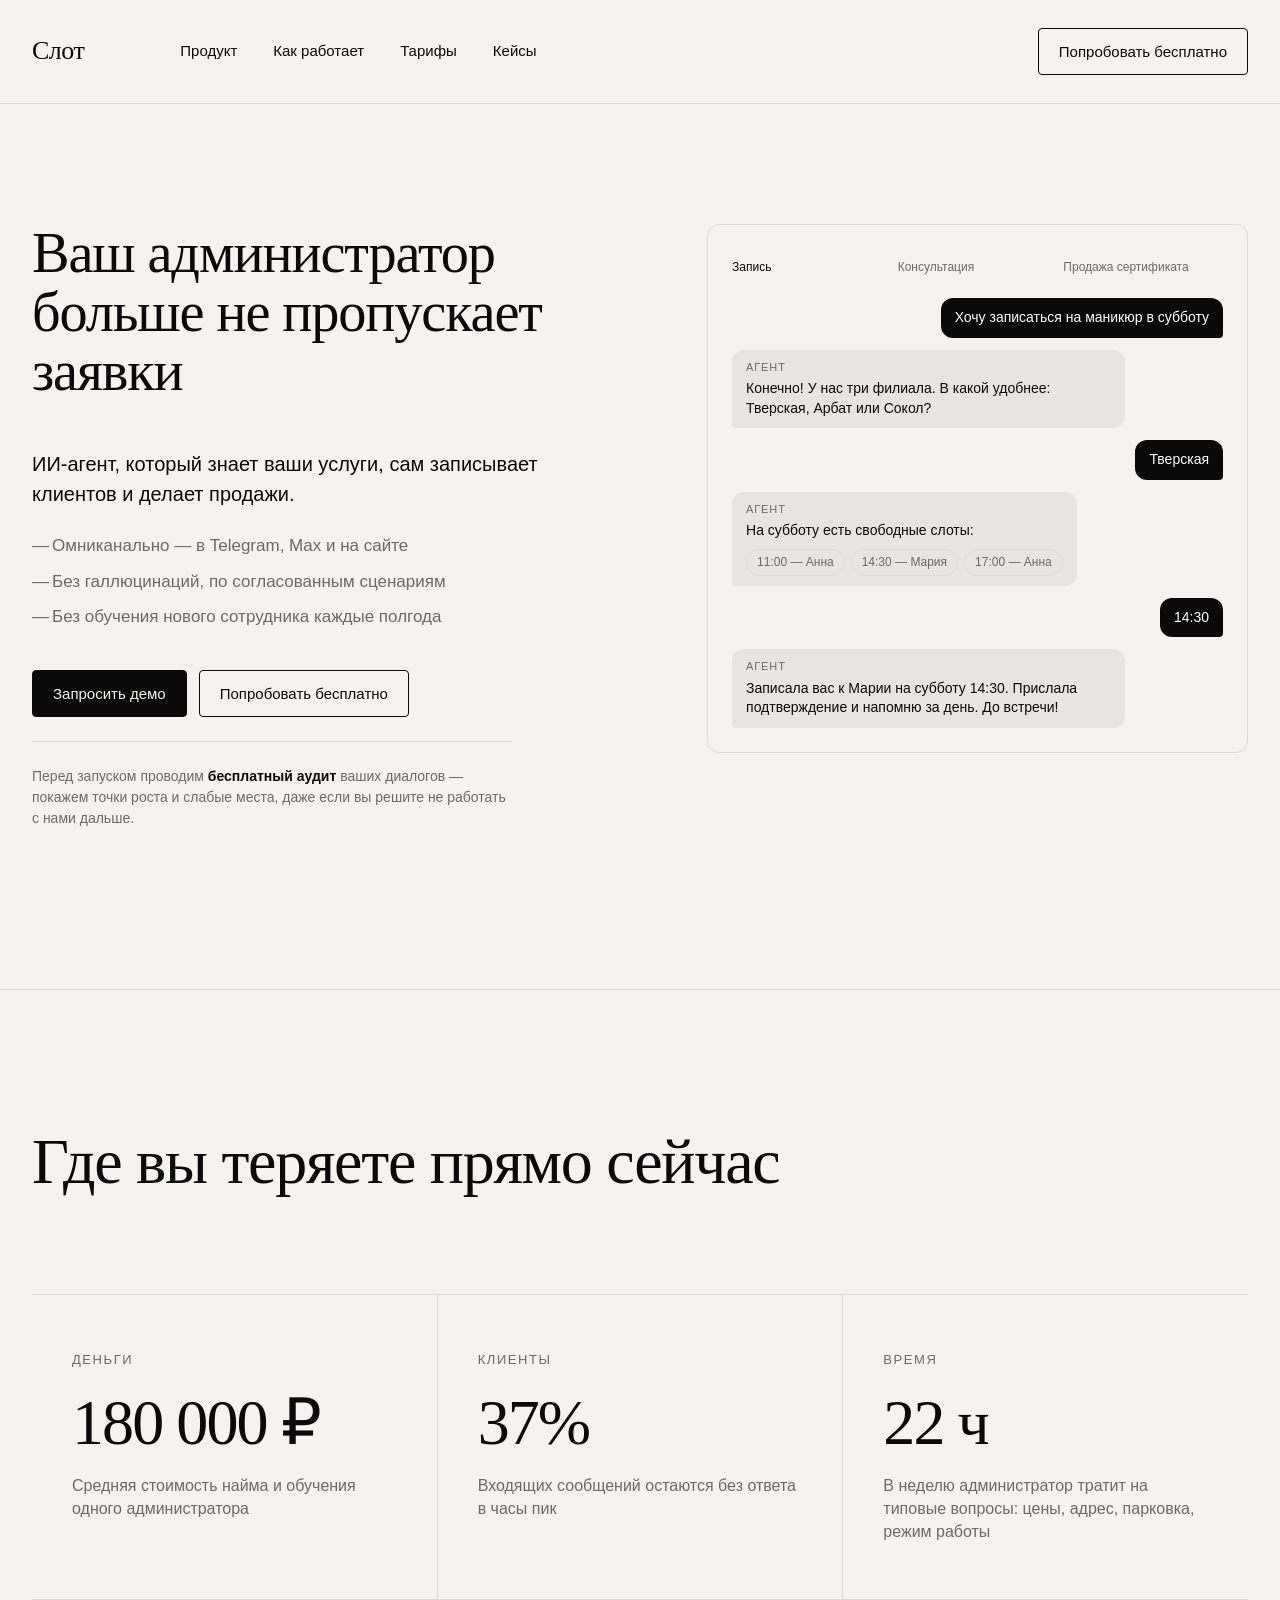
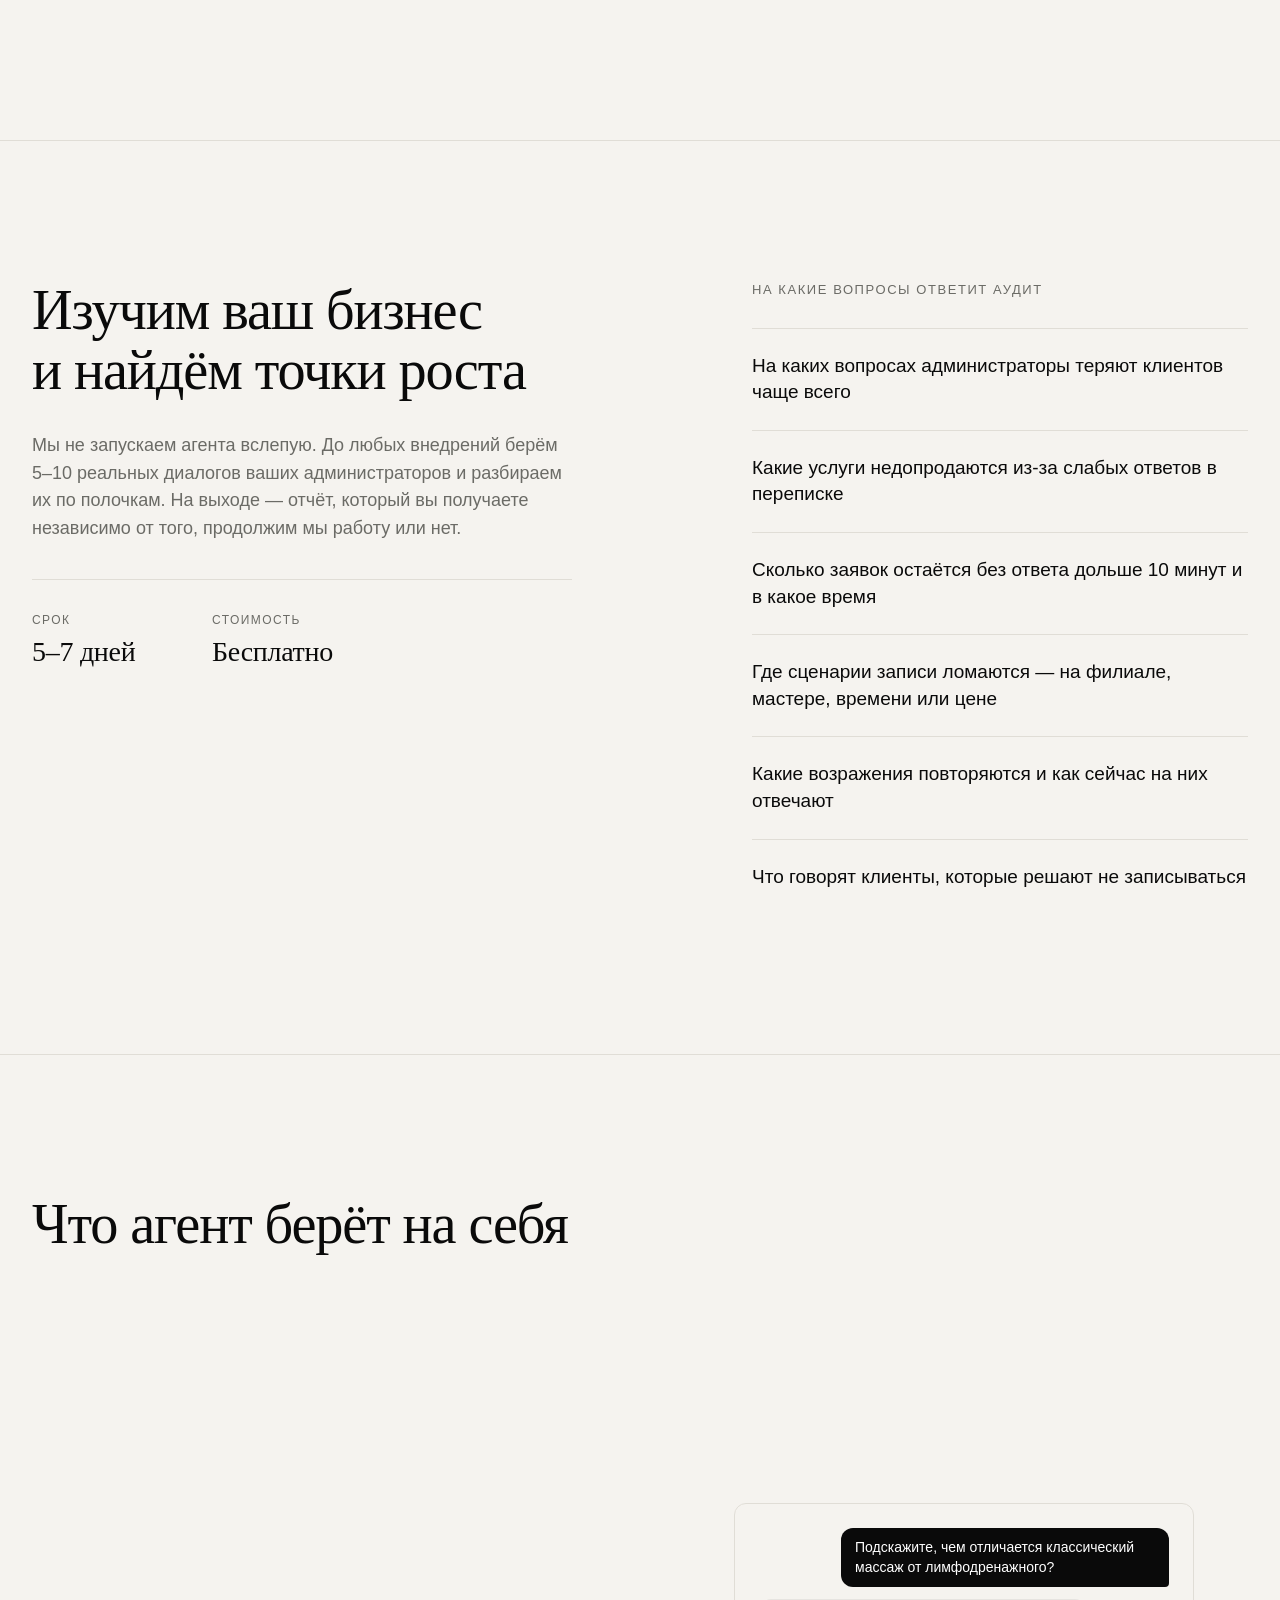
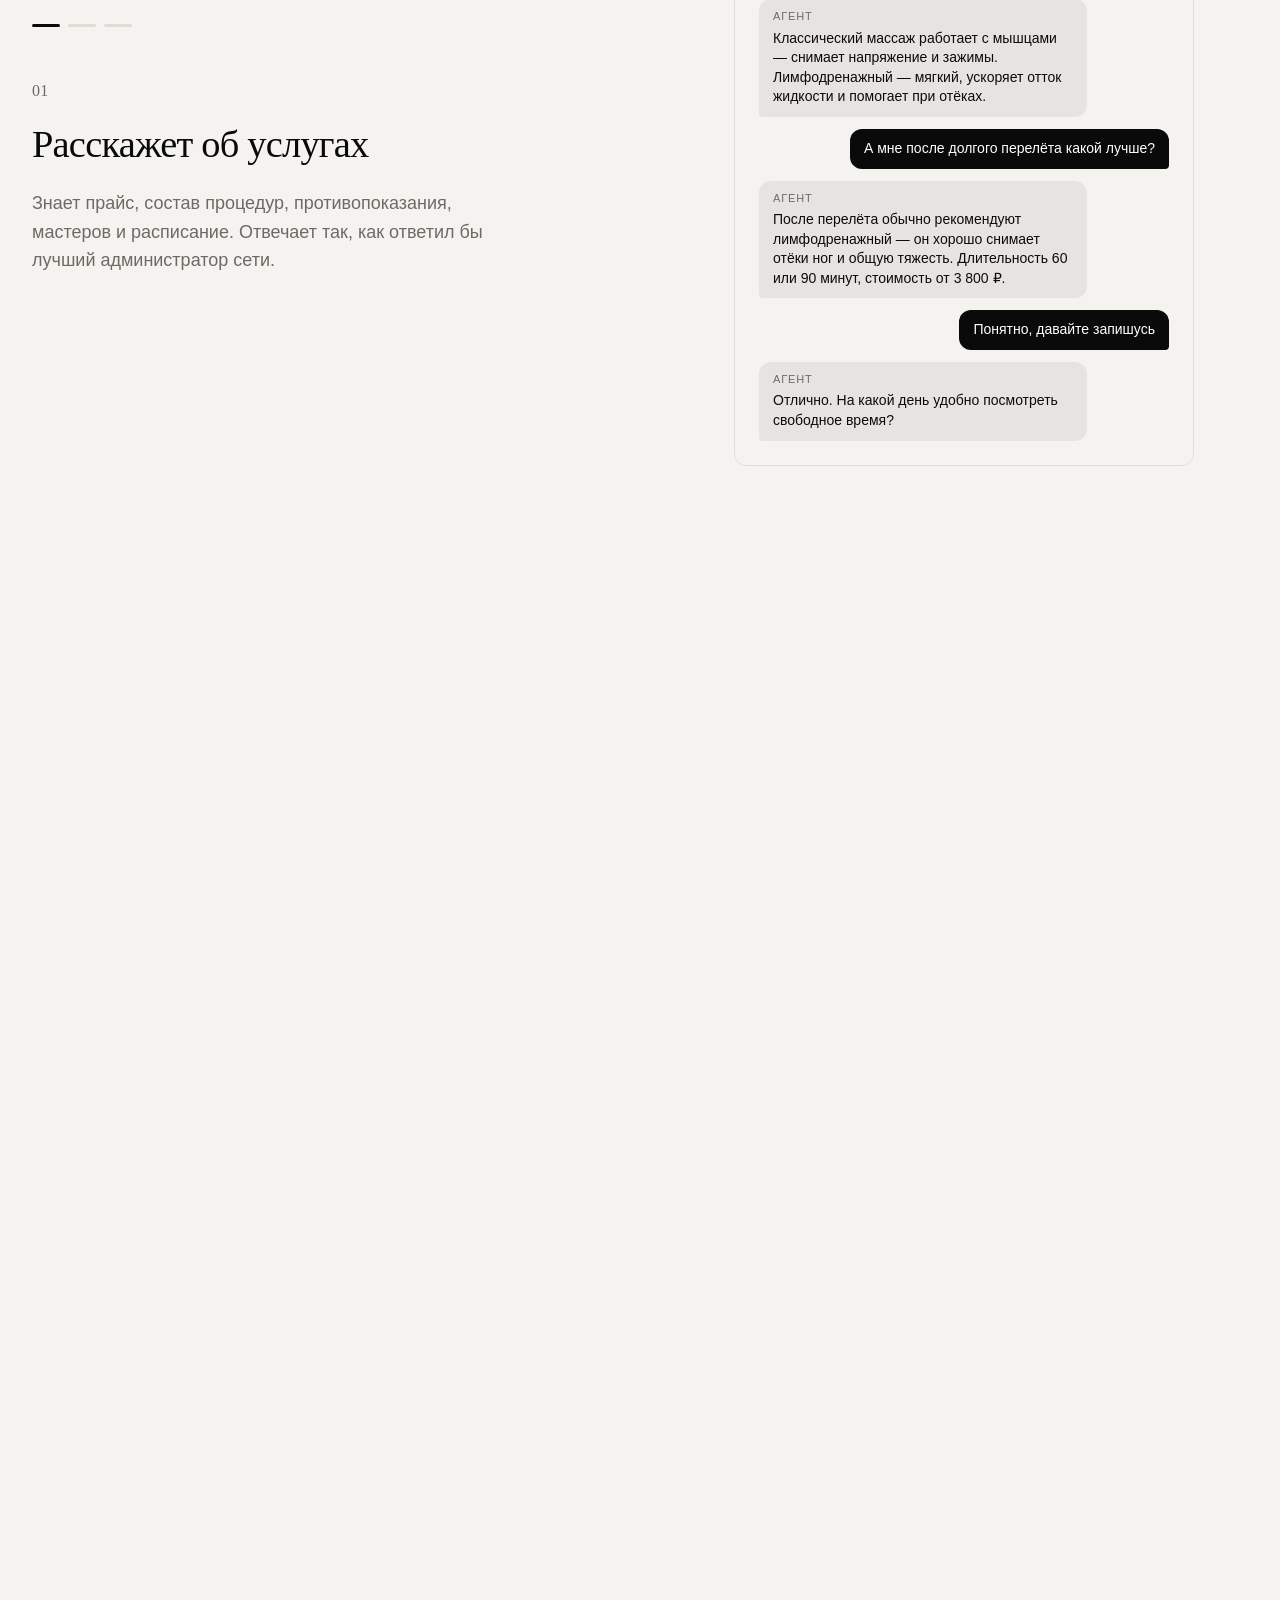
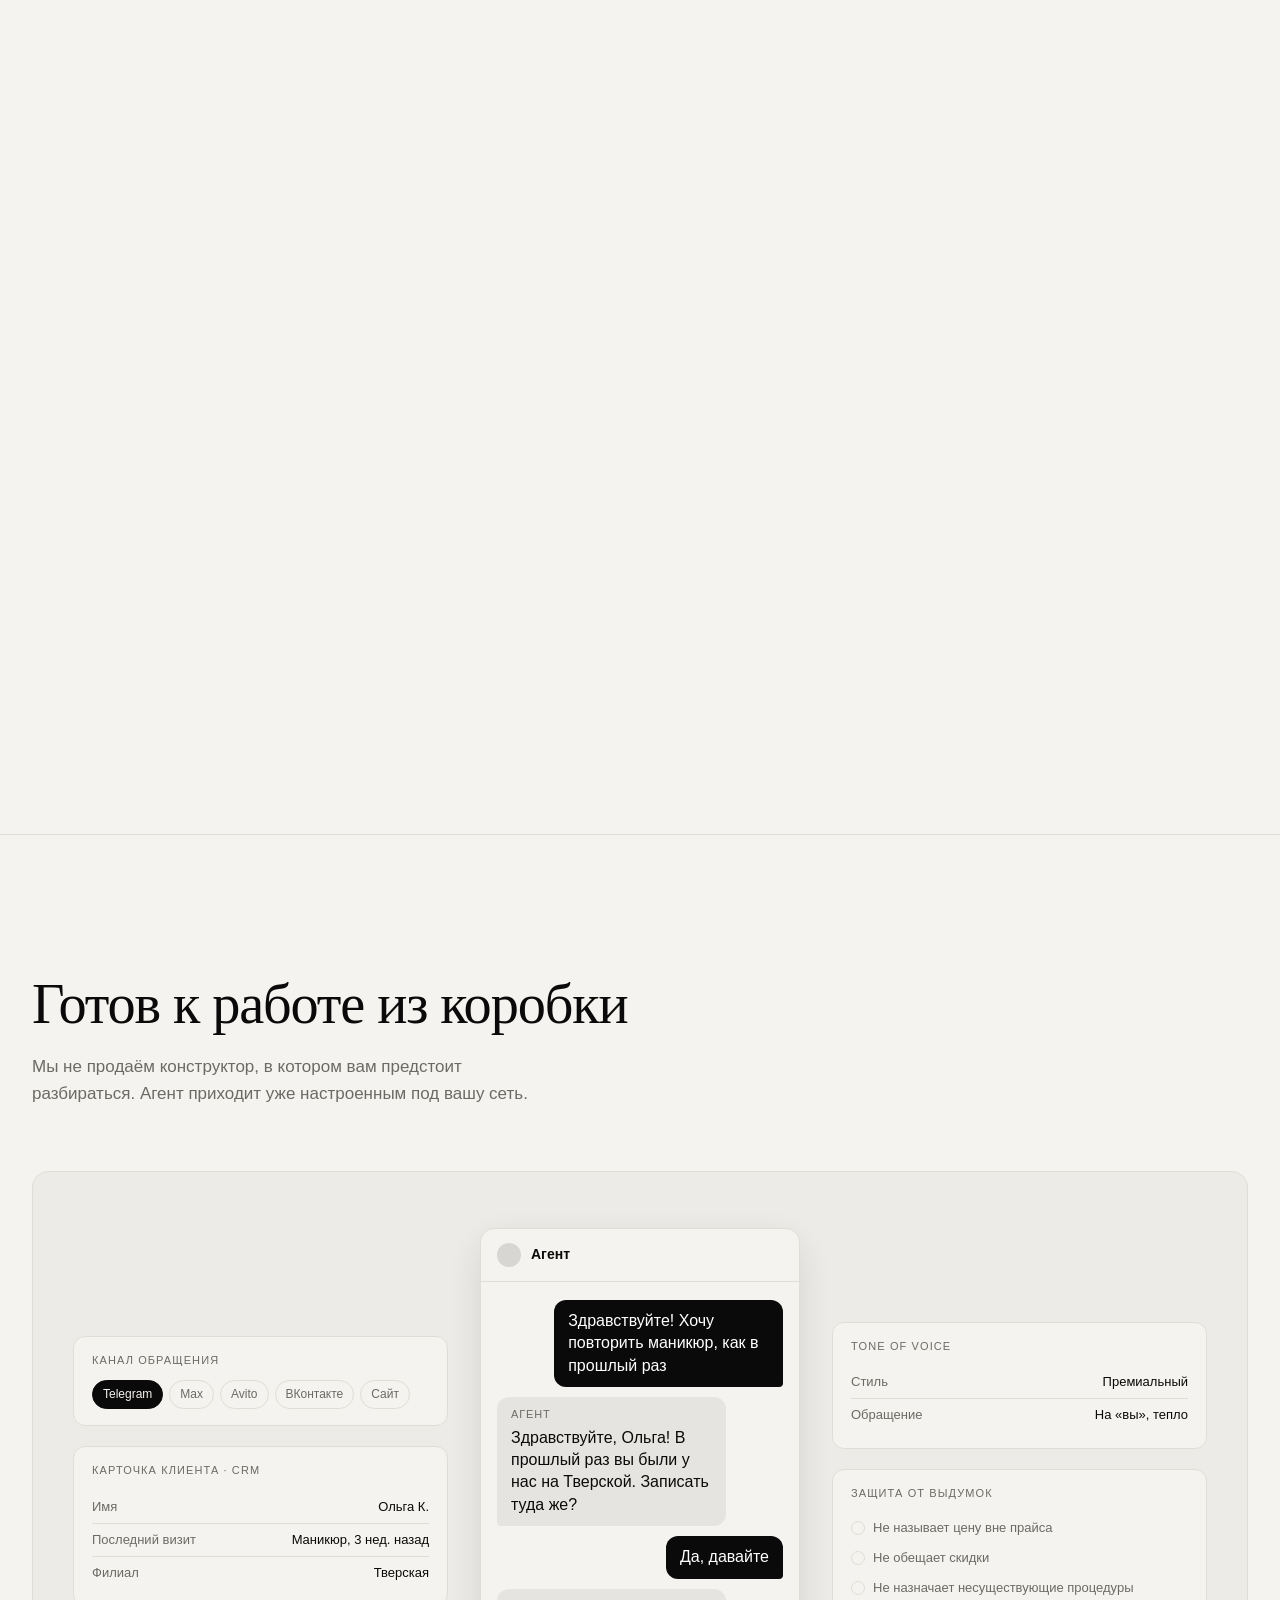
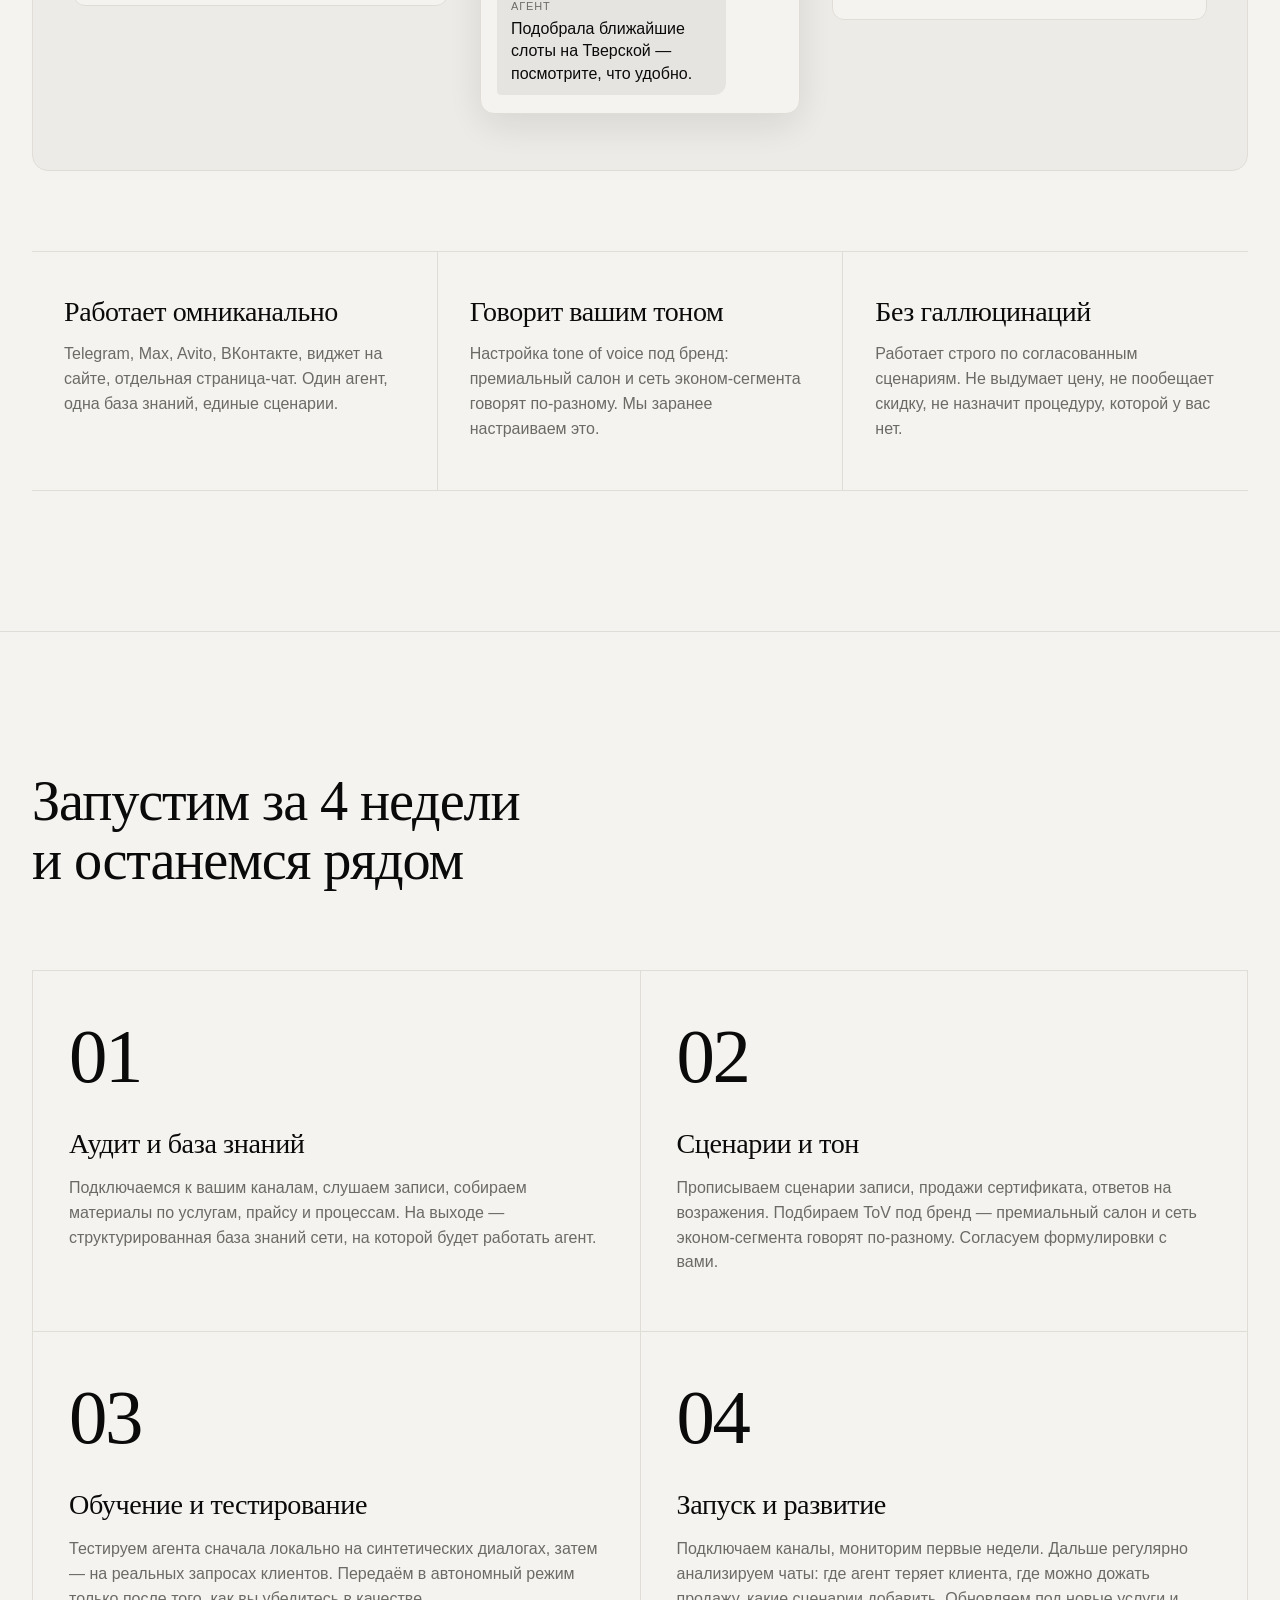
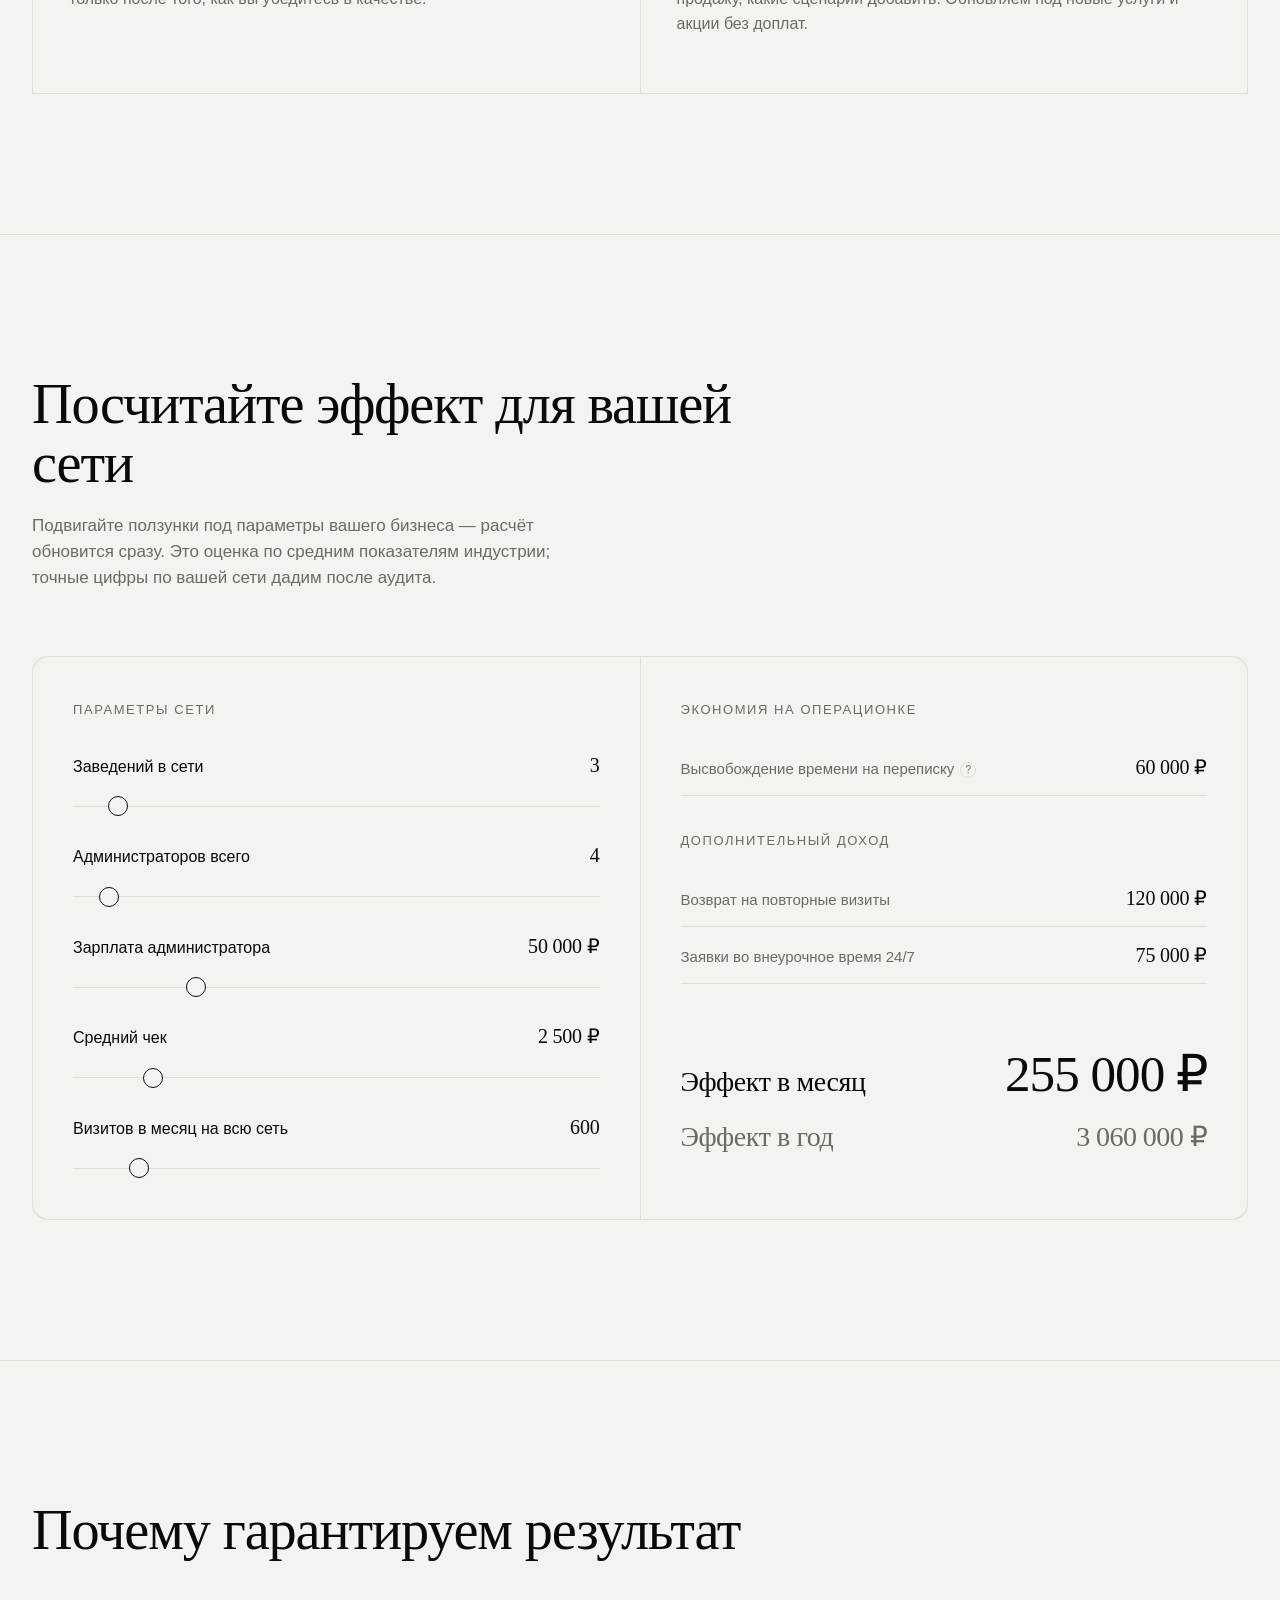
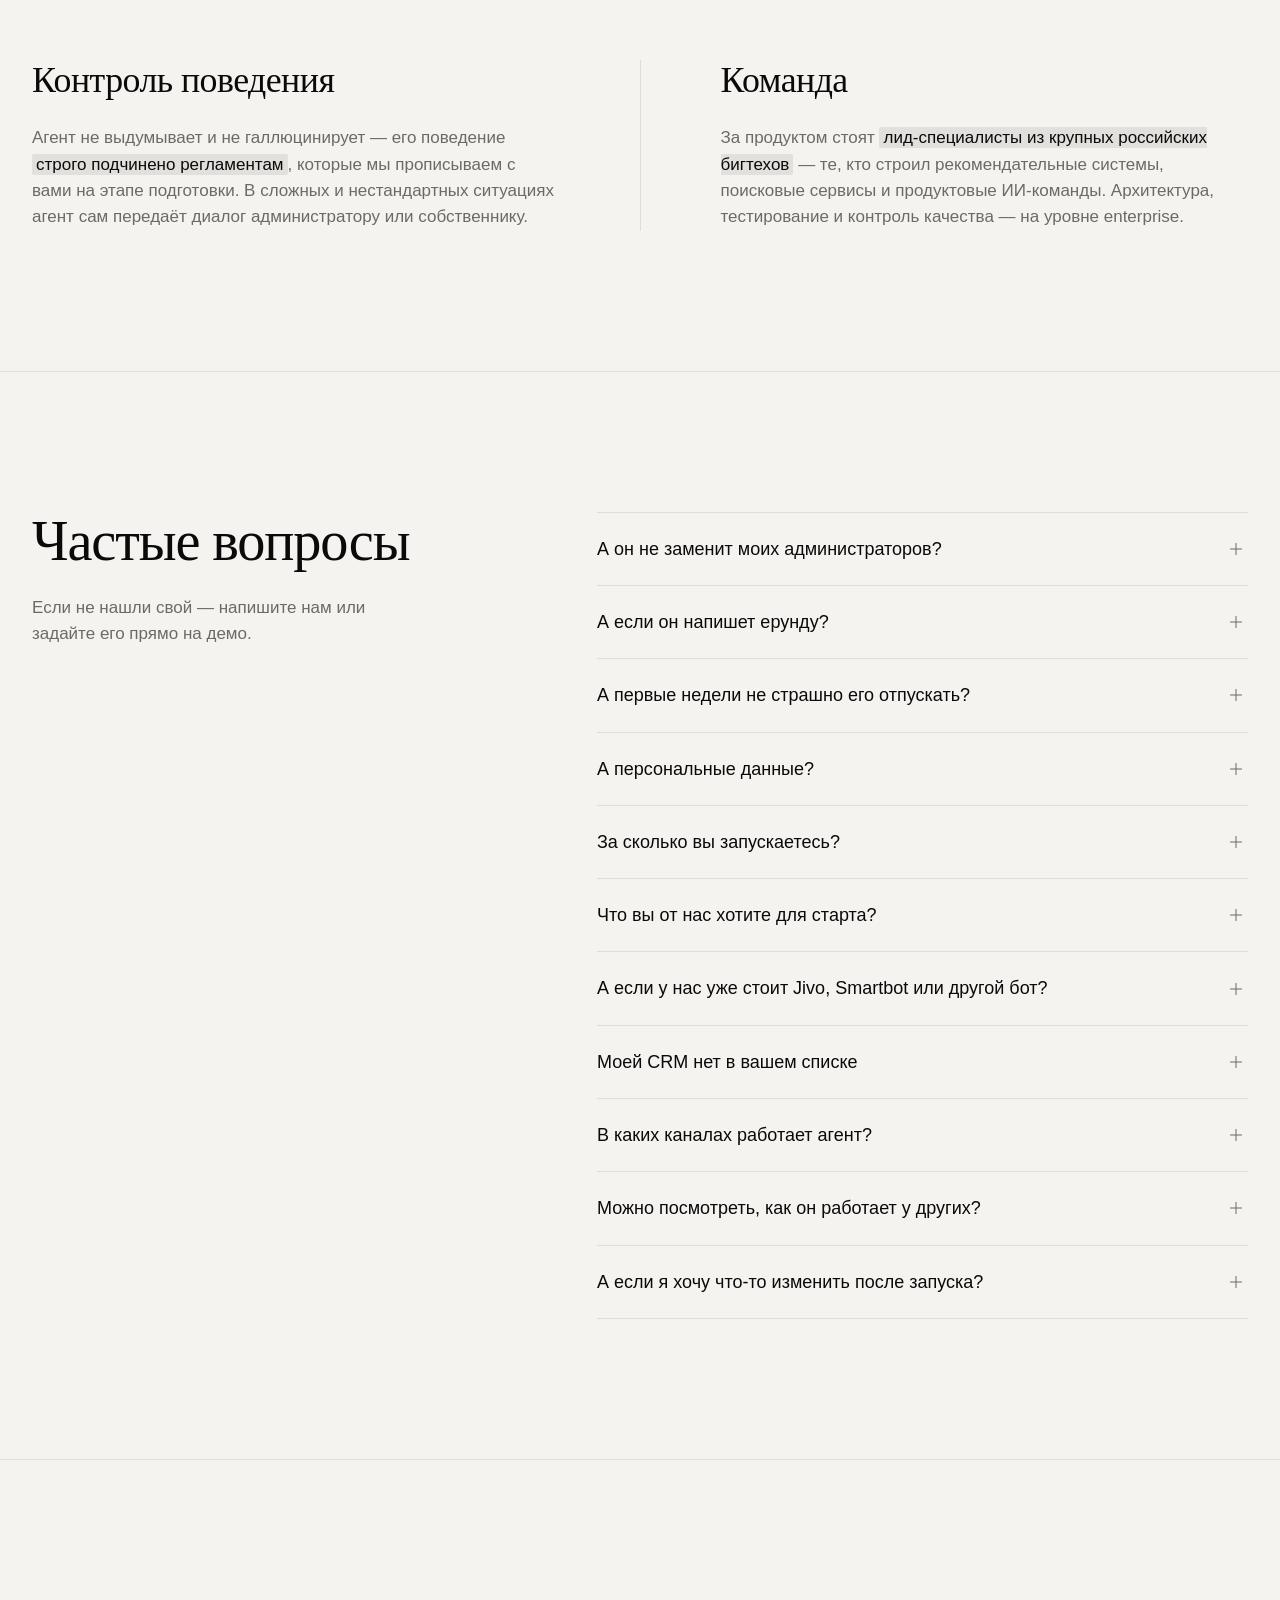
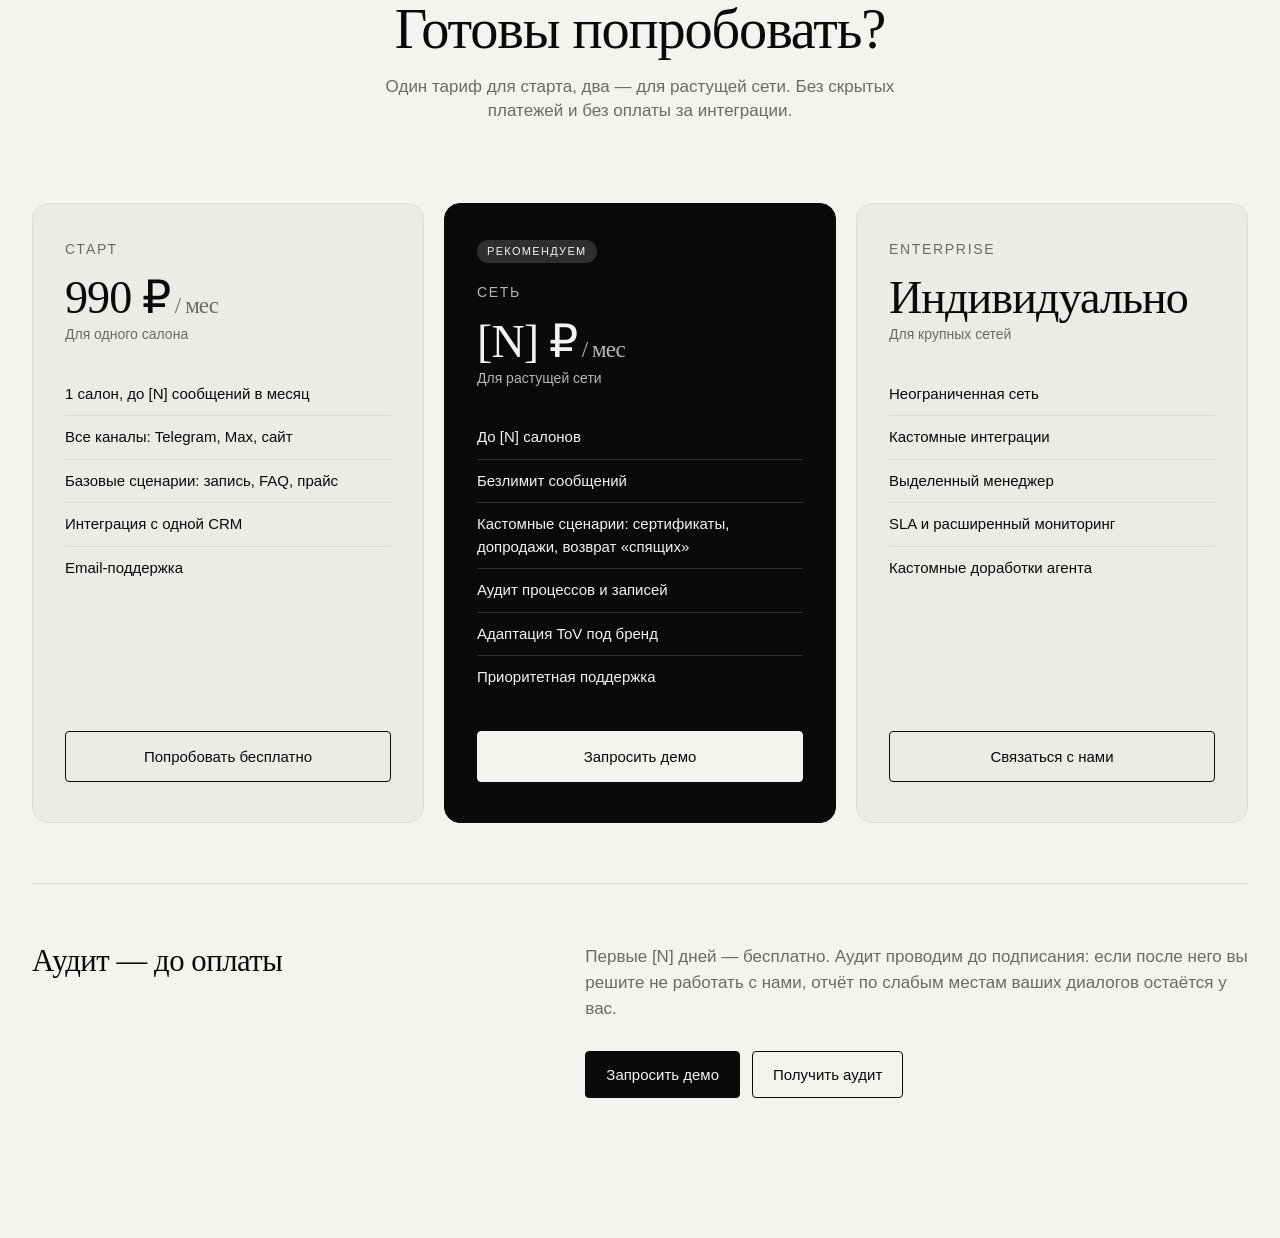
<file: draft.html>
<!DOCTYPE html>
<html lang="ru">
<head>
<meta charset="UTF-8">
<meta name="viewport" content="width=device-width, initial-scale=1.0">
<title>ИИ-агент для сетей салонов красоты — черновик</title>
<style>
  /* ============================================
     Минимальный сброс и базовая сетка
     ============================================ */
  *, *::before, *::after { box-sizing: border-box; margin: 0; padding: 0; }

  :root {
    --bg: #f5f3ef;
    --fg: #0a0a0a;
    --fg-muted: #6b6b66;
    --border: #e0ddd6;
    --accent: #0a0a0a;

    --font-display: Georgia, "Times New Roman", serif;
    --font-body: -apple-system, BlinkMacSystemFont, "Segoe UI", sans-serif;

    --container: 1400px;
    --gutter: 32px;
  }

  html { font-size: 16px; }

  body {
    background: var(--bg);
    color: var(--fg);
    font-family: var(--font-body);
    line-height: 1.4;
    -webkit-font-smoothing: antialiased;
  }

  .container {
    max-width: var(--container);
    margin: 0 auto;
    padding: 0 var(--gutter);
  }

  /* ============================================
     NAV
     ============================================ */
  .nav {
    padding: 28px 0;
    border-bottom: 1px solid var(--border);
  }
  .nav__inner {
    display: flex;
    align-items: center;
    justify-content: space-between;
    gap: 48px;
  }
  .nav__logo {
    font-family: var(--font-display);
    font-weight: 400;
    letter-spacing: -0.02em;
    font-size: 26px;
  }
  .nav__links {
    display: flex;
    gap: 36px;
    list-style: none;
    margin-right: auto;
    margin-left: 48px;
  }
  .nav__links a {
    color: var(--fg);
    text-decoration: none;
    font-size: 15px;
  }
  .nav__cta {
    display: flex;
    gap: 12px;
    align-items: center;
  }
  .nav__cta a {
    color: var(--fg);
    text-decoration: none;
    font-size: 15px;
  }
  .btn {
    display: inline-block;
    padding: 12px 20px;
    border: 1px solid var(--fg);
    border-radius: 4px;
    background: transparent;
    color: var(--fg);
    text-decoration: none;
    font-size: 15px;
    font-family: inherit;
    cursor: pointer;
  }
  .btn--primary {
    background: var(--fg);
    color: var(--bg);
  }

  /* ============================================
     HERO
     ============================================ */
  .hero {
    padding: 120px 0 160px;
  }
  .hero__grid {
    display: grid;
    grid-template-columns: 1.1fr 1fr;
    gap: 80px;
    align-items: start;
  }
  .hero__h1 {
    font-family: var(--font-display);
    font-weight: 400;
    font-size: clamp(38px, 4.4vw, 64px);
    line-height: 1.05;
    letter-spacing: -0.02em;
    color: var(--fg);
    margin-bottom: 48px;
  }
  .hero__sub {
    font-size: 20px;
    line-height: 1.5;
    color: var(--fg);
    margin-bottom: 24px;
    max-width: 540px;
  }
  .hero__bullets {
    list-style: none;
    margin-bottom: 40px;
    max-width: 540px;
  }
  .hero__bullets li {
    font-size: 17px;
    line-height: 1.5;
    color: var(--fg-muted);
    padding-left: 20px;
    position: relative;
    margin-bottom: 10px;
  }
  .hero__bullets li::before {
    content: "—";
    position: absolute;
    left: 0;
    color: var(--fg-muted);
  }
  .hero__cta {
    display: flex;
    gap: 12px;
  }
  .hero__note {
    margin-top: 24px;
    padding-top: 24px;
    border-top: 1px solid var(--border);
    max-width: 480px;
    font-size: 14px;
    line-height: 1.5;
    color: var(--fg-muted);
  }
  .hero__note strong {
    color: var(--fg);
    font-weight: 600;
  }

  /* Демо-чат */
  .demo-chat {
    background: transparent;
    border: 1px solid var(--border);
    border-radius: 12px;
    padding: 24px;
    font-size: 14px;
  }
  .demo-chat__tabs {
    display: flex;
    gap: 6px;
    margin-bottom: 24px;
  }
  .demo-chat__tab {
    flex: 1;
    padding: 0;
    border: none;
    background: transparent;
    cursor: pointer;
    font-family: inherit;
    display: flex;
    flex-direction: column;
    gap: 8px;
  }
  .demo-chat__tab-track {
    height: 3px;
    border-radius: 999px;
    background: var(--border);
    overflow: hidden;
  }
  .demo-chat__tab-fill {
    display: block;
    height: 100%;
    width: 0;
    background: var(--fg);
    border-radius: 999px;
  }
  .demo-chat__tab-label {
    font-size: 12px;
    color: var(--fg-muted);
    text-align: left;
    transition: color 0.2s ease;
  }
  .demo-chat__tab--active .demo-chat__tab-label {
    color: var(--fg);
  }
  .demo-chat__messages {
    display: flex;
    flex-direction: column;
    gap: 12px;
    min-height: 380px;
  }
  .demo-chat__pane { display: none; }
  .demo-chat__pane--active { display: flex; flex-direction: column; gap: 12px; }
  .msg {
    max-width: 80%;
    padding: 10px 14px;
    border-radius: 12px;
    line-height: 1.4;
  }
  .msg--client {
    align-self: flex-end;
    background: #0a0a0a;
    color: #ffffff;
    border-bottom-right-radius: 4px;
  }
  .msg--agent {
    align-self: flex-start;
    background: rgba(10, 10, 10, 0.06);
    color: var(--fg);
    border-bottom-left-radius: 4px;
  }
  .msg__label {
    font-size: 11px;
    color: var(--fg-muted);
    text-transform: uppercase;
    letter-spacing: 0.08em;
    margin-bottom: 4px;
  }
  .msg__slots {
    display: flex;
    flex-wrap: wrap;
    gap: 6px;
    margin-top: 8px;
  }
  .msg__slot {
    padding: 4px 10px;
    border: 1px solid var(--border);
    border-radius: 16px;
    font-size: 12px;
    color: var(--fg-muted);
    background: transparent;
  }

  /* ============================================
     PROBLEMS
     ============================================ */
  .problems {
    padding: 140px 0;
    border-top: 1px solid var(--border);
  }
  .problems__h2 {
    font-family: var(--font-display);
    font-weight: 400;
    font-size: clamp(40px, 5vw, 72px);
    letter-spacing: -0.02em;
    line-height: 1;
    margin-bottom: 100px;
  }
  .problems__grid {
    display: grid;
    grid-template-columns: repeat(3, 1fr);
    gap: 1px;
    background: var(--border);
    border-top: 1px solid var(--border);
    border-bottom: 1px solid var(--border);
  }
  .problem-card {
    background: var(--bg);
    padding: 56px 40px;
    display: flex;
    flex-direction: column;
    min-height: 300px;
  }
  .problem-card__eyebrow {
    font-size: 13px;
    color: var(--fg-muted);
    text-transform: uppercase;
    letter-spacing: 0.12em;
    margin-bottom: 24px;
  }
  .problem-card__stat {
    font-family: var(--font-display);
    font-weight: 400;
    font-size: clamp(42px, 5vw, 68px);
    line-height: 0.95;
    letter-spacing: -0.03em;
    margin-bottom: 20px;
  }
  .problem-card__stat-label {
    font-size: 16px;
    color: var(--fg-muted);
    line-height: 1.45;
    max-width: 320px;
  }

  /* ============================================
     WHY US
     ============================================ */
  .why {
    padding: 140px 0;
    border-top: 1px solid var(--border);
  }
  .why__header {
    text-align: center;
    margin-bottom: 80px;
  }
  .why__eyebrow {
    font-size: 13px;
    color: var(--fg-muted);
    text-transform: uppercase;
    letter-spacing: 0.12em;
    margin-bottom: 20px;
  }
  .why__h2 {
    font-family: var(--font-display);
    font-weight: 400;
    font-size: clamp(36px, 4.4vw, 60px);
    letter-spacing: -0.02em;
    line-height: 1.05;
    max-width: 880px;
    margin: 0 auto;
  }
  .why__grid {
    display: grid;
    grid-template-columns: repeat(2, 1fr);
    gap: 20px;
    max-width: 1180px;
    margin: 0 auto;
  }
  .why-card {
    background: rgba(10, 10, 10, 0.035);
    border-radius: 16px;
    padding: 36px 36px 40px;
  }
  .why-card__title {
    font-size: 22px;
    font-weight: 600;
    letter-spacing: -0.01em;
    margin-bottom: 16px;
    color: var(--fg);
    display: flex;
    align-items: center;
    gap: 12px;
  }
  .why-card__icon {
    width: 28px;
    height: 28px;
    border-radius: 50%;
    background: rgba(10, 10, 10, 0.12);
    flex-shrink: 0;
  }
  .why-card__text {
    font-size: 16px;
    line-height: 1.55;
    color: var(--fg-muted);
  }
  .why-card__list {
    list-style: none;
    margin-top: 4px;
  }
  .why-card__list li {
    font-size: 16px;
    line-height: 1.5;
    color: var(--fg-muted);
    padding-left: 20px;
    position: relative;
    margin-bottom: 10px;
  }
  .why-card__list li::before {
    content: "—";
    position: absolute;
    left: 0;
    color: var(--fg-muted);
  }
  .why-card__list li:last-child { margin-bottom: 0; }

  /* ============================================
     AUDIT DETAILED
     ============================================ */
  .audit {
    padding: 140px 0;
    border-top: 1px solid var(--border);
  }
  .audit__grid {
    display: grid;
    grid-template-columns: 1.25fr 1fr;
    gap: 100px;
    align-items: start;
  }
  .audit__eyebrow {
    font-size: 13px;
    color: var(--fg-muted);
    text-transform: uppercase;
    letter-spacing: 0.12em;
    margin-bottom: 24px;
  }
  .audit__h2 {
    font-family: var(--font-display);
    font-weight: 400;
    font-size: clamp(36px, 4.4vw, 60px);
    letter-spacing: -0.02em;
    line-height: 1.05;
    margin-bottom: 32px;
  }
  .audit__intro {
    font-size: 18px;
    line-height: 1.55;
    color: var(--fg-muted);
    margin-bottom: 36px;
    max-width: 540px;
  }
  .audit__meta {
    display: flex;
    gap: 20px;
    padding-top: 32px;
    border-top: 1px solid var(--border);
    max-width: 540px;
  }
  .audit__meta-item { flex: 0 0 auto; min-width: 160px; }
  .audit__meta-label {
    font-size: 12px;
    text-transform: uppercase;
    letter-spacing: 0.12em;
    color: var(--fg-muted);
    margin-bottom: 8px;
  }
  .audit__meta-value {
    font-family: var(--font-display);
    font-size: 28px;
    letter-spacing: -0.01em;
    line-height: 1.1;
  }
  .audit__questions-label {
    font-size: 13px;
    color: var(--fg-muted);
    text-transform: uppercase;
    letter-spacing: 0.12em;
    margin-bottom: 28px;
  }
  .audit__questions { list-style: none; }
  .audit__questions li {
    padding: 24px 0;
    border-bottom: 1px solid var(--border);
    font-size: 19px;
    line-height: 1.4;
    color: var(--fg);
  }
  .audit__questions li:first-child {
    border-top: 1px solid var(--border);
  }
  .audit__questions li:last-child {
    border-bottom: none;
  }

  /* ============================================
     STEPS 1-2-3
     ============================================ */
  .steps {
    padding: 140px 0;
    border-top: 1px solid var(--border);
  }
  .steps__header {
    margin-bottom: 80px;
    max-width: 760px;
  }
  .steps__eyebrow {
    font-size: 13px;
    color: var(--fg-muted);
    text-transform: uppercase;
    letter-spacing: 0.12em;
    margin-bottom: 20px;
  }
  .steps__h2 {
    font-family: var(--font-display);
    font-weight: 400;
    font-size: clamp(36px, 4.4vw, 60px);
    letter-spacing: -0.02em;
    line-height: 1.05;
  }
  .steps__grid {
    display: grid;
    grid-template-columns: repeat(2, 1fr);
    gap: 1px;
    background: var(--border);
    border-top: 1px solid var(--border);
    border-bottom: 1px solid var(--border);
    border-left: 1px solid var(--border);
    border-right: 1px solid var(--border);
  }
  .step {
    background: var(--bg);
    padding: 48px 36px 56px;
    display: flex;
    flex-direction: column;
    min-height: 340px;
  }
  .step__num {
    font-family: var(--font-display);
    font-weight: 400;
    font-size: clamp(56px, 6vw, 88px);
    line-height: 1;
    letter-spacing: -0.03em;
    margin-bottom: 32px;
    color: var(--fg);
  }
  .step__title {
    font-family: var(--font-display);
    font-weight: 400;
    font-size: clamp(24px, 2.2vw, 30px);
    line-height: 1.15;
    letter-spacing: -0.015em;
    margin-bottom: 16px;
    color: var(--fg);
  }
  .step__text {
    font-size: 16px;
    line-height: 1.55;
    color: var(--fg-muted);
  }

  /* ============================================
     QUALITY (два текстовых блока)
     ============================================ */
  .quality {
    padding: 140px 0;
    border-top: 1px solid var(--border);
  }
  .quality__header {
    text-align: left;
    margin-bottom: 100px;
  }
  .quality__h2 {
    font-family: var(--font-display);
    font-weight: 400;
    font-size: clamp(36px, 4.4vw, 60px);
    letter-spacing: -0.02em;
    line-height: 1.05;
    max-width: 880px;
  }
  .quality__grid {
    display: grid;
    grid-template-columns: 1fr 1px 1fr;
    gap: 80px;
    align-items: start;
  }
  .quality__divider {
    background: var(--border);
    width: 1px;
    align-self: stretch;
  }
  .quality__item-icon {
    width: 44px;
    height: 44px;
    border-radius: 50%;
    background: rgba(10, 10, 10, 0.12);
    margin-bottom: 28px;
  }
  .quality__item-title {
    font-family: var(--font-display);
    font-weight: 400;
    font-size: clamp(28px, 2.8vw, 36px);
    line-height: 1.15;
    letter-spacing: -0.015em;
    margin-bottom: 24px;
    color: var(--fg);
  }
  .quality__item-text {
    font-size: 17px;
    line-height: 1.55;
    color: var(--fg-muted);
  }
  .quality__item-text mark {
    background: rgba(10, 10, 10, 0.08);
    color: var(--fg);
    padding: 1px 4px;
    border-radius: 2px;
  }

  /* ============================================
     FEATURES (scroll-stacking)
     ============================================ */
  .features {
    border-top: 1px solid var(--border);
  }
  .features__header {
    padding: 140px 0 80px;
  }
  .features__h2 {
    font-family: var(--font-display);
    font-weight: 400;
    font-size: clamp(36px, 4.4vw, 60px);
    letter-spacing: -0.02em;
    line-height: 1.05;
    max-width: 760px;
  }
  /* Высокая зона прокрутки: по экрану на каждую функцию */
  .features__scroll {
    position: relative;
    height: 300vh;
  }
  .features__sticky {
    position: sticky;
    top: 0;
    height: 100vh;
    display: flex;
    align-items: center;
    overflow: hidden;
  }
  .features__viewport {
    width: 100%;
  }
  .feature__grid {
    display: grid;
    grid-template-columns: 1fr 1fr;
    gap: 80px;
    align-items: center;
  }
  /* Левая колонка — стек карточек */
  .feature__stack {
    position: relative;
    min-height: 320px;
  }
  .feature__card {
    position: absolute;
    left: 0;
    right: 0;
    top: 56px;
    display: flex;
    flex-direction: column;
    justify-content: flex-start;
    background: var(--bg);
    transition: transform 0.45s cubic-bezier(0.4, 0, 0.2, 1), opacity 0.45s ease;
  }
  /* Карточка ещё не дошла — ждёт снизу */
  .feature__card--next {
    transform: translateY(40px);
    opacity: 0;
    pointer-events: none;
  }
  /* Активная карточка */
  .feature__card--active {
    transform: translateY(0);
    opacity: 1;
  }
  /* Карточка уже ушла вверх — «стэкнулась» */
  .feature__card--done {
    transform: translateY(-32px);
    opacity: 0;
    pointer-events: none;
  }
  .feature__num {
    font-family: var(--font-display);
    font-size: 16px;
    color: var(--fg-muted);
    letter-spacing: 0.02em;
    margin-bottom: 20px;
  }
  .feature__title {
    font-family: var(--font-display);
    font-weight: 400;
    font-size: clamp(28px, 3vw, 40px);
    letter-spacing: -0.02em;
    line-height: 1.1;
    margin-bottom: 24px;
  }
  .feature__text {
    font-size: 18px;
    line-height: 1.6;
    color: var(--fg-muted);
    max-width: 460px;
  }
  .feature__tag {
    display: inline-block;
    margin-top: 24px;
    padding: 8px 16px;
    border: 1px solid var(--border);
    border-radius: 999px;
    font-size: 14px;
    color: var(--fg);
    align-self: flex-start;
  }
  /* Правая колонка — стек чатов */
  .feature__media {
    position: relative;
    min-height: 460px;
  }
  .feature__chat {
    position: absolute;
    inset: 0;
    display: flex;
    align-items: center;
    justify-content: center;
    transition: opacity 0.45s ease, transform 0.45s cubic-bezier(0.4, 0, 0.2, 1);
  }
  .feature__chat--next {
    opacity: 0;
    transform: translateY(24px) scale(0.98);
    pointer-events: none;
  }
  .feature__chat--active {
    opacity: 1;
    transform: translateY(0) scale(1);
  }
  .feature__chat--done {
    opacity: 0;
    transform: translateY(-24px) scale(0.98);
    pointer-events: none;
  }
  .feature__chat .demo-chat {
    max-width: 460px;
    width: 100%;
  }
  .feature__chat .demo-chat__messages {
    min-height: 0;
  }
  /* Прогресс-индикатор слева */
  .features__progress {
    display: flex;
    gap: 8px;
    margin-bottom: 40px;
  }
  .features__progress-dot {
    width: 28px;
    height: 3px;
    border-radius: 999px;
    background: var(--border);
    transition: background 0.3s ease;
  }
  .features__progress-dot--active {
    background: var(--fg);
  }

  /* ============================================
     ADVANTAGES
     ============================================ */
  .adv {
    padding: 140px 0;
    border-top: 1px solid var(--border);
  }
  .adv__header {
    margin-bottom: 64px;
    max-width: 760px;
  }
  .adv__h2 {
    font-family: var(--font-display);
    font-weight: 400;
    font-size: clamp(36px, 4.4vw, 60px);
    letter-spacing: -0.02em;
    line-height: 1.05;
    margin-bottom: 20px;
  }
  .adv__intro {
    font-size: 17px;
    line-height: 1.55;
    color: var(--fg-muted);
    max-width: 520px;
  }
  /* Коллаж */
  .adv__collage {
    position: relative;
    background: rgba(10, 10, 10, 0.03);
    border: 1px solid var(--border);
    border-radius: 16px;
    padding: 56px 40px;
    display: grid;
    grid-template-columns: 1fr auto 1fr;
    gap: 32px;
    align-items: center;
    margin-bottom: 80px;
  }
  .adv__side {
    display: flex;
    flex-direction: column;
    gap: 20px;
  }
  /* Центральный чат */
  .adv__chat {
    width: 320px;
    background: var(--bg);
    border: 1px solid var(--border);
    border-radius: 14px;
    overflow: hidden;
    box-shadow: 0 12px 40px rgba(10, 10, 10, 0.10);
  }
  .adv__chat-head {
    display: flex;
    align-items: center;
    gap: 10px;
    padding: 14px 16px;
    border-bottom: 1px solid var(--border);
    font-size: 14px;
    font-weight: 600;
  }
  .adv__chat-avatar {
    width: 24px;
    height: 24px;
    border-radius: 50%;
    background: rgba(10, 10, 10, 0.12);
  }
  .adv__chat-body {
    padding: 18px 16px;
    display: flex;
    flex-direction: column;
    gap: 10px;
  }
  /* Карточки-спутники */
  .adv-card {
    background: var(--bg);
    border: 1px solid var(--border);
    border-radius: 12px;
    padding: 16px 18px;
  }
  .adv-card__label {
    font-size: 11px;
    text-transform: uppercase;
    letter-spacing: 0.1em;
    color: var(--fg-muted);
    margin-bottom: 12px;
  }
  .adv-card__channels {
    display: flex;
    flex-wrap: wrap;
    gap: 6px;
  }
  .adv-card__channel {
    padding: 5px 10px;
    border: 1px solid var(--border);
    border-radius: 999px;
    font-size: 12px;
    color: var(--fg-muted);
  }
  .adv-card__channel--active {
    background: var(--fg);
    color: var(--bg);
    border-color: var(--fg);
  }
  .adv-card__row {
    display: flex;
    justify-content: space-between;
    align-items: center;
    font-size: 13px;
    padding: 7px 0;
  }
  .adv-card__row + .adv-card__row {
    border-top: 1px solid var(--border);
  }
  .adv-card__row-key { color: var(--fg-muted); }
  .adv-card__row-val { color: var(--fg); font-weight: 500; }
  .adv-card__rule {
    display: flex;
    align-items: center;
    gap: 8px;
    font-size: 13px;
    color: var(--fg-muted);
    padding: 6px 0;
  }
  .adv-card__rule-mark {
    width: 14px;
    height: 14px;
    border-radius: 50%;
    border: 1px solid var(--border);
    flex-shrink: 0;
  }
  /* Текст преимуществ под коллажем */
  .adv__grid {
    display: grid;
    grid-template-columns: repeat(3, 1fr);
    gap: 1px;
    background: var(--border);
    border-top: 1px solid var(--border);
    border-bottom: 1px solid var(--border);
  }
  .adv-item {
    background: var(--bg);
    padding: 44px 32px 48px;
  }
  .adv-item__title {
    font-family: var(--font-display);
    font-weight: 400;
    font-size: clamp(22px, 2.2vw, 28px);
    letter-spacing: -0.015em;
    line-height: 1.15;
    margin-bottom: 14px;
  }
  .adv-item__text {
    font-size: 16px;
    line-height: 1.55;
    color: var(--fg-muted);
  }

  /* ============================================
     CALCULATOR
     ============================================ */
  .calc {
    padding: 140px 0;
    border-top: 1px solid var(--border);
  }
  .calc__header {
    margin-bottom: 64px;
    max-width: 760px;
  }
  .calc__h2 {
    font-family: var(--font-display);
    font-weight: 400;
    font-size: clamp(36px, 4.4vw, 60px);
    letter-spacing: -0.02em;
    line-height: 1.05;
    margin-bottom: 20px;
  }
  .calc__intro {
    font-size: 17px;
    line-height: 1.55;
    color: var(--fg-muted);
    max-width: 560px;
  }
  .calc__grid {
    display: grid;
    grid-template-columns: 1fr 1fr;
    gap: 1px;
    background: var(--border);
    border: 1px solid var(--border);
    border-radius: 16px;
  }
  .calc__panel {
    background: var(--bg);
    padding: 44px 40px;
  }
  .calc__panel:first-child {
    border-radius: 16px 0 0 16px;
  }
  .calc__panel:last-child {
    border-radius: 0 16px 16px 0;
  }
  .calc__panel-label {
    font-size: 13px;
    text-transform: uppercase;
    letter-spacing: 0.12em;
    color: var(--fg-muted);
    margin-bottom: 32px;
  }
  .calc-field {
    margin-bottom: 28px;
  }
  .calc-field:last-child { margin-bottom: 0; }
  .calc-field__row {
    display: flex;
    justify-content: space-between;
    align-items: baseline;
    margin-bottom: 12px;
    gap: 16px;
  }
  .calc-field__label {
    font-size: 16px;
    color: var(--fg);
  }
  .calc-field__value {
    font-family: var(--font-display);
    font-size: 20px;
    letter-spacing: -0.01em;
    color: var(--fg);
    white-space: nowrap;
  }
  .calc-field input[type="range"] {
    -webkit-appearance: none;
    appearance: none;
    width: 100%;
    height: 1px;
    background: var(--border);
    outline: none;
    cursor: pointer;
  }
  .calc-field input[type="range"]::-webkit-slider-thumb {
    -webkit-appearance: none;
    appearance: none;
    width: 20px;
    height: 20px;
    border-radius: 50%;
    background: var(--bg);
    border: 1px solid var(--fg);
    cursor: pointer;
  }
  .calc-field input[type="range"]::-moz-range-thumb {
    width: 20px;
    height: 20px;
    border-radius: 50%;
    background: var(--bg);
    border: 1px solid var(--fg);
    cursor: pointer;
  }
  .calc__result-block {
    margin-bottom: 36px;
  }
  .calc__result-block:last-of-type { margin-bottom: 0; }
  .calc__result-label {
    font-size: 13px;
    text-transform: uppercase;
    letter-spacing: 0.12em;
    color: var(--fg-muted);
    margin-bottom: 20px;
  }
  .calc__line {
    display: flex;
    justify-content: space-between;
    align-items: baseline;
    padding: 14px 0;
    border-bottom: 1px solid var(--border);
    gap: 16px;
  }
  .calc__line:first-of-type { border-top: 1px solid var(--border); }
  .calc__line-label {
    font-size: 15px;
    color: var(--fg-muted);
    line-height: 1.4;
  }
  .calc__tip {
    position: relative;
    display: inline-flex;
    align-items: center;
    justify-content: center;
    width: 16px;
    height: 16px;
    margin-left: 6px;
    border-radius: 50%;
    border: 1px solid var(--border);
    font-size: 10px;
    color: var(--fg-muted);
    cursor: help;
    vertical-align: middle;
    flex-shrink: 0;
  }
  .calc__tip-text {
    position: absolute;
    top: calc(100% + 10px);
    left: 50%;
    transform: translateX(-50%);
    width: 260px;
    background: var(--fg);
    color: var(--bg);
    font-size: 13px;
    line-height: 1.45;
    text-align: left;
    padding: 12px 14px;
    border-radius: 8px;
    opacity: 0;
    visibility: hidden;
    transition: opacity 0.15s ease;
    z-index: 10;
    pointer-events: none;
  }
  .calc__tip-text::after {
    content: "";
    position: absolute;
    bottom: 100%;
    left: 50%;
    transform: translateX(-50%);
    border: 6px solid transparent;
    border-bottom-color: var(--fg);
  }
  .calc__tip:hover .calc__tip-text {
    opacity: 1;
    visibility: visible;
  }
  .calc__line-value {
    font-family: var(--font-display);
    font-size: 20px;
    letter-spacing: -0.01em;
    color: var(--fg);
    white-space: nowrap;
  }
  .calc__total {
    display: flex;
    justify-content: space-between;
    align-items: baseline;
    padding-top: 28px;
    margin-top: 8px;
    gap: 16px;
  }
  .calc__total-label {
    font-family: var(--font-display);
    font-size: clamp(22px, 2.2vw, 28px);
    letter-spacing: -0.015em;
    color: var(--fg);
  }
  .calc__total-value {
    font-family: var(--font-display);
    font-size: clamp(32px, 4vw, 52px);
    letter-spacing: -0.02em;
    line-height: 1;
    color: var(--fg);
    white-space: nowrap;
  }
  .calc__total--year .calc__total-label,
  .calc__total--year .calc__total-value {
    color: var(--fg-muted);
  }
  .calc__total--year {
    padding-top: 8px;
  }
  .calc__total--year .calc__total-value {
    font-size: clamp(20px, 2.2vw, 28px);
  }

  /* ============================================
     OBJECTIONS (аккордеон)
     ============================================ */
  .objections {
    padding: 140px 0;
    border-top: 1px solid var(--border);
  }
  .objections__header {
    margin-bottom: 80px;
    max-width: 760px;
  }
  .objections__h2 {
    font-family: var(--font-display);
    font-weight: 400;
    font-size: clamp(36px, 4.4vw, 60px);
    letter-spacing: -0.02em;
    line-height: 1.05;
  }
  .objections__list {
    border-top: 1px solid var(--border);
  }
  .objection {
    border-bottom: 1px solid var(--border);
  }
  .objection__summary {
    list-style: none;
    cursor: pointer;
    padding: 32px 0;
    display: grid;
    grid-template-columns: 1fr auto;
    gap: 24px;
    align-items: center;
    font-family: var(--font-display);
    font-weight: 400;
    font-size: clamp(22px, 2.2vw, 30px);
    line-height: 1.2;
    letter-spacing: -0.015em;
    color: var(--fg);
  }
  .objection__summary::-webkit-details-marker { display: none; }
  .objection__icon {
    width: 32px;
    height: 32px;
    border-radius: 50%;
    border: 1px solid var(--border);
    display: flex;
    align-items: center;
    justify-content: center;
    flex-shrink: 0;
    transition: transform 0.2s ease, background 0.2s ease;
    position: relative;
  }
  .objection__icon::before,
  .objection__icon::after {
    content: "";
    position: absolute;
    background: var(--fg);
    transition: transform 0.2s ease;
  }
  .objection__icon::before {
    width: 12px;
    height: 1px;
  }
  .objection__icon::after {
    width: 1px;
    height: 12px;
  }
  .objection[open] .objection__icon::after {
    transform: rotate(90deg);
  }
  .objection__body {
    padding: 0 0 36px;
    max-width: 820px;
    font-size: 17px;
    line-height: 1.6;
    color: var(--fg-muted);
  }

  /* ============================================
     FAQ
     ============================================ */
  .faq {
    padding: 140px 0;
    border-top: 1px solid var(--border);
  }
  .faq__grid {
    display: grid;
    grid-template-columns: 1fr 1.4fr;
    gap: 100px;
    align-items: start;
  }
  .faq__h2 {
    font-family: var(--font-display);
    font-weight: 400;
    font-size: clamp(36px, 4.4vw, 60px);
    letter-spacing: -0.02em;
    line-height: 1.05;
    margin-bottom: 24px;
  }
  .faq__intro {
    font-size: 17px;
    line-height: 1.55;
    color: var(--fg-muted);
    max-width: 380px;
  }
  .faq__list {
    border-top: 1px solid var(--border);
  }
  .faq-item {
    border-bottom: 1px solid var(--border);
  }
  .faq-item__summary {
    list-style: none;
    cursor: pointer;
    padding: 24px 0;
    display: grid;
    grid-template-columns: 1fr auto;
    gap: 24px;
    align-items: center;
    font-size: 18px;
    font-weight: 500;
    line-height: 1.35;
    color: var(--fg);
  }
  .faq-item__summary::-webkit-details-marker { display: none; }
  .faq-item__icon {
    width: 24px;
    height: 24px;
    flex-shrink: 0;
    position: relative;
  }
  .faq-item__icon::before,
  .faq-item__icon::after {
    content: "";
    position: absolute;
    top: 50%;
    left: 50%;
    background: var(--fg-muted);
    transition: transform 0.2s ease;
  }
  .faq-item__icon::before {
    width: 12px;
    height: 1px;
    transform: translate(-50%, -50%);
  }
  .faq-item__icon::after {
    width: 1px;
    height: 12px;
    transform: translate(-50%, -50%);
  }
  .faq-item[open] .faq-item__icon::after {
    transform: translate(-50%, -50%) rotate(90deg);
  }
  .faq-item__body {
    padding: 0 0 24px;
    font-size: 16px;
    line-height: 1.55;
    color: var(--fg-muted);
    max-width: 640px;
  }

  /* ============================================
     PRICING
     ============================================ */
  .pricing {
    padding: 140px 0;
    border-top: 1px solid var(--border);
  }
  .pricing__header {
    text-align: center;
    margin-bottom: 80px;
  }
  .pricing__h2 {
    font-family: var(--font-display);
    font-weight: 400;
    font-size: clamp(36px, 4.4vw, 60px);
    letter-spacing: -0.02em;
    line-height: 1.05;
    margin-bottom: 16px;
  }
  .pricing__sub {
    font-size: 17px;
    color: var(--fg-muted);
    max-width: 540px;
    margin: 0 auto;
  }
  .pricing__grid {
    display: grid;
    grid-template-columns: repeat(3, 1fr);
    gap: 20px;
    margin-bottom: 60px;
  }
  .plan {
    background: rgba(10, 10, 10, 0.03);
    border: 1px solid var(--border);
    border-radius: 16px;
    padding: 36px 32px 40px;
    display: flex;
    flex-direction: column;
  }
  .plan--featured {
    background: var(--fg);
    color: var(--bg);
    border-color: var(--fg);
  }
  .plan__badge {
    display: inline-block;
    align-self: flex-start;
    padding: 4px 10px;
    border-radius: 999px;
    background: rgba(255, 255, 255, 0.15);
    color: var(--bg);
    font-size: 11px;
    text-transform: uppercase;
    letter-spacing: 0.12em;
    margin-bottom: 20px;
  }
  .plan__name {
    font-size: 14px;
    text-transform: uppercase;
    letter-spacing: 0.12em;
    color: var(--fg-muted);
    margin-bottom: 16px;
  }
  .plan--featured .plan__name { color: rgba(255, 255, 255, 0.7); }
  .plan__price {
    font-family: var(--font-display);
    font-weight: 400;
    font-size: clamp(36px, 3.6vw, 48px);
    line-height: 1;
    letter-spacing: -0.02em;
    margin-bottom: 4px;
  }
  .plan__price-sub {
    font-size: 14px;
    color: var(--fg-muted);
    margin-bottom: 28px;
  }
  .plan--featured .plan__price-sub { color: rgba(255, 255, 255, 0.7); }
  .plan__features {
    list-style: none;
    margin-bottom: 32px;
    flex-grow: 1;
  }
  .plan__features li {
    font-size: 15px;
    line-height: 1.5;
    padding: 10px 0;
    border-bottom: 1px solid rgba(10, 10, 10, 0.08);
    color: var(--fg);
  }
  .plan--featured .plan__features li {
    color: var(--bg);
    border-bottom-color: rgba(255, 255, 255, 0.15);
  }
  .plan__features li:last-child { border-bottom: none; }
  .plan__cta {
    display: inline-block;
    padding: 14px 24px;
    border: 1px solid var(--fg);
    border-radius: 4px;
    background: transparent;
    color: var(--fg);
    text-decoration: none;
    font-size: 15px;
    text-align: center;
  }
  .plan--featured .plan__cta {
    background: var(--bg);
    color: var(--fg);
    border-color: var(--bg);
  }
  .pricing__trial {
    border-top: 1px solid var(--border);
    padding-top: 60px;
    display: grid;
    grid-template-columns: 1fr 1.4fr;
    gap: 80px;
    align-items: start;
  }
  .pricing__trial-title {
    font-family: var(--font-display);
    font-weight: 400;
    font-size: clamp(24px, 2.4vw, 32px);
    line-height: 1.15;
    letter-spacing: -0.015em;
  }
  .pricing__trial-text {
    font-size: 17px;
    line-height: 1.55;
    color: var(--fg-muted);
    margin-bottom: 28px;
  }
  .pricing__trial-cta {
    display: flex;
    gap: 12px;
    flex-wrap: wrap;
  }

  @media (max-width: 980px) {
    .hero__grid { grid-template-columns: 1fr; gap: 60px; }
    .problems__grid { grid-template-columns: 1fr; }
    .why__grid { grid-template-columns: 1fr; }
    .audit__grid { grid-template-columns: 1fr; gap: 60px; }
    .steps__grid { grid-template-columns: 1fr; }
    .feature__grid { grid-template-columns: 1fr; gap: 48px; }
    /* Мобайл: отключаем scroll-stacking, обычный поток */
    .features__scroll { height: auto; }
    .features__sticky { position: static; height: auto; display: block; overflow: visible; }
    .feature__stack { min-height: 0; }
    .feature__card {
      position: static;
      transform: none;
      opacity: 1;
      pointer-events: auto;
      margin-bottom: 56px;
    }
    .feature__card:last-child { margin-bottom: 0; }
    .features__progress { display: none; }
    .feature__media { min-height: 0; margin-top: 32px; }
    .feature__chat {
      position: static;
      transform: none;
      opacity: 1;
      pointer-events: auto;
      margin-bottom: 32px;
    }
    .feature__chat:last-child { margin-bottom: 0; }
    .adv__collage { grid-template-columns: 1fr; justify-items: center; }
    .adv__grid { grid-template-columns: 1fr; }
    .quality__grid { grid-template-columns: 1fr; gap: 60px; }
    .quality__divider { display: none; }
    .calc__grid { grid-template-columns: 1fr; }
    .calc__panel:first-child { border-radius: 16px 16px 0 0; }
    .calc__panel:last-child { border-radius: 0 0 16px 16px; }
    .faq__grid { grid-template-columns: 1fr; gap: 40px; }
    .pricing__grid { grid-template-columns: 1fr; }
    .pricing__trial { grid-template-columns: 1fr; gap: 32px; }
    .nav__links { display: none; }
  }
</style>
</head>
<body>

<!-- NAV -->
<nav class="nav">
  <div class="container nav__inner">
    <div class="nav__logo">Слот</div>
    <ul class="nav__links">
      <li><a href="#">Продукт</a></li>
      <li><a href="#">Как работает</a></li>
      <li><a href="#">Тарифы</a></li>
      <li><a href="#">Кейсы</a></li>
    </ul>
    <div class="nav__cta">
      <a href="#" class="btn">Попробовать бесплатно</a>
    </div>
  </div>
</nav>

<!-- HERO -->
<section class="hero">
  <div class="container">
    <div class="hero__grid">

      <div class="hero__copy">
        <h1 class="hero__h1">
          Ваш администратор больше не пропускает заявки
        </h1>

        <p class="hero__sub">
          ИИ-агент, который знает ваши услуги, сам записывает клиентов и&nbsp;делает продажи.
        </p>

        <ul class="hero__bullets">
          <li>Омниканально — в Telegram, Max и на сайте</li>
          <li>Без галлюцинаций, по согласованным сценариям</li>
          <li>Без обучения нового сотрудника каждые полгода</li>
        </ul>

        <div class="hero__cta">
          <a href="#" class="btn btn--primary">Запросить демо</a>
          <a href="#" class="btn">Попробовать бесплатно</a>
        </div>

        <div class="hero__note">
          Перед запуском проводим <strong>бесплатный аудит</strong> ваших диалогов — покажем точки роста и слабые места, даже если вы решите не работать с нами дальше.
        </div>
      </div>

      <!-- Демо-чат -->
      <div class="demo-chat">
        <div class="demo-chat__tabs">
          <button class="demo-chat__tab demo-chat__tab--active" data-tab="record">
            <span class="demo-chat__tab-track"><span class="demo-chat__tab-fill"></span></span>
            <span class="demo-chat__tab-label">Запись</span>
          </button>
          <button class="demo-chat__tab" data-tab="consult">
            <span class="demo-chat__tab-track"><span class="demo-chat__tab-fill"></span></span>
            <span class="demo-chat__tab-label">Консультация</span>
          </button>
          <button class="demo-chat__tab" data-tab="sale">
            <span class="demo-chat__tab-track"><span class="demo-chat__tab-fill"></span></span>
            <span class="demo-chat__tab-label">Продажа сертификата</span>
          </button>
        </div>

        <!-- Сценарий: Запись -->
        <div class="demo-chat__pane demo-chat__pane--active" data-pane="record">
          <div class="msg msg--client">
            Хочу записаться на маникюр в субботу
          </div>
          <div class="msg msg--agent">
            <div class="msg__label">Агент</div>
            Конечно! У нас три филиала. В какой удобнее: Тверская, Арбат или Сокол?
          </div>
          <div class="msg msg--client">
            Тверская
          </div>
          <div class="msg msg--agent">
            <div class="msg__label">Агент</div>
            На субботу есть свободные слоты:
            <div class="msg__slots">
              <span class="msg__slot">11:00 — Анна</span>
              <span class="msg__slot">14:30 — Мария</span>
              <span class="msg__slot">17:00 — Анна</span>
            </div>
          </div>
          <div class="msg msg--client">
            14:30
          </div>
          <div class="msg msg--agent">
            <div class="msg__label">Агент</div>
            Записала вас к Марии на субботу 14:30. Прислала подтверждение и напомню за день. До встречи!
          </div>
        </div>

        <!-- Сценарий: Консультация -->
        <div class="demo-chat__pane" data-pane="consult">
          <div class="msg msg--client">
            Подскажите, чем отличается классический массаж от лимфодренажного?
          </div>
          <div class="msg msg--agent">
            <div class="msg__label">Агент</div>
            Классический массаж работает с мышцами — снимает напряжение и зажимы. Лимфодренажный — мягкий, ускоряет отток жидкости и помогает при отёках.
          </div>
          <div class="msg msg--client">
            А мне после долгого перелёта какой лучше?
          </div>
          <div class="msg msg--agent">
            <div class="msg__label">Агент</div>
            После перелёта обычно рекомендуют лимфодренажный — он хорошо снимает отёки ног и общую тяжесть. Длительность 60 или 90 минут, стоимость от 3 800 ₽.
          </div>
          <div class="msg msg--client">
            Понятно, давайте запишусь
          </div>
          <div class="msg msg--agent">
            <div class="msg__label">Агент</div>
            Отлично. На какой день удобно посмотреть свободное время?
          </div>
        </div>

        <!-- Сценарий: Продажа сертификата -->
        <div class="demo-chat__pane" data-pane="sale">
          <div class="msg msg--client">
            Хочу подарить подруге сертификат на день рождения. Что посоветуете?
          </div>
          <div class="msg msg--agent">
            <div class="msg__label">Агент</div>
            Хорошая идея! У нас сертификаты на любую сумму или на конкретные программы. Подскажите, какой бюджет рассматриваете?
          </div>
          <div class="msg msg--client">
            Тысяч 5–7
          </div>
          <div class="msg msg--agent">
            <div class="msg__label">Агент</div>
            В этот бюджет хорошо заходят:
            <div class="msg__slots">
              <span class="msg__slot">SPA-программа — 5 500 ₽</span>
              <span class="msg__slot">Уход за лицом — 6 200 ₽</span>
              <span class="msg__slot">Номинал 7 000 ₽</span>
            </div>
          </div>
          <div class="msg msg--client">
            Возьму SPA-программу
          </div>
          <div class="msg msg--agent">
            <div class="msg__label">Агент</div>
            Отлично. Пришлю ссылку на оплату — после неё сертификат уйдёт вам на email в красивом макете. Кому оформляем: вам или сразу подруге?
          </div>
        </div>
      </div>

    </div>
  </div>
</section>

<!-- PROBLEMS -->
<section class="problems">
  <div class="container">
    <h2 class="problems__h2">Где вы теряете прямо сейчас</h2>

    <div class="problems__grid">

      <!-- Карточка 1 -->
      <div class="problem-card">
        <div>
          <div class="problem-card__eyebrow">Деньги</div>
          <div class="problem-card__stat">180&nbsp;000&nbsp;₽</div>
          <div class="problem-card__stat-label">
            Средняя стоимость найма и обучения одного администратора
          </div>
        </div>
      </div>

      <!-- Карточка 2 -->
      <div class="problem-card">
        <div>
          <div class="problem-card__eyebrow">Клиенты</div>
          <div class="problem-card__stat">37%</div>
          <div class="problem-card__stat-label">
            Входящих сообщений остаются без ответа в часы пик
          </div>
        </div>
      </div>

      <!-- Карточка 3 -->
      <div class="problem-card">
        <div>
          <div class="problem-card__eyebrow">Время</div>
          <div class="problem-card__stat">22 ч</div>
          <div class="problem-card__stat-label">
            В неделю администратор тратит на типовые вопросы: цены, адрес, парковка, режим работы
          </div>
        </div>
      </div>

    </div>
  </div>
</section>

<!-- AUDIT DETAILED -->
<section class="audit">
  <div class="container">
    <div class="audit__grid">

      <div class="audit__left">
        <h2 class="audit__h2">Изучим ваш бизнес и&nbsp;найдём точки роста</h2>
        <p class="audit__intro">
          Мы не запускаем агента вслепую. До любых внедрений берём 5–10 реальных диалогов ваших администраторов и разбираем их по полочкам. На выходе — отчёт, который вы получаете независимо от того, продолжим мы работу или нет.
        </p>

        <div class="audit__meta">
          <div class="audit__meta-item">
            <div class="audit__meta-label">Срок</div>
            <div class="audit__meta-value">5–7 дней</div>
          </div>
          <div class="audit__meta-item">
            <div class="audit__meta-label">Стоимость</div>
            <div class="audit__meta-value">Бесплатно</div>
          </div>
        </div>
      </div>

      <div class="audit__right">
        <div class="audit__questions-label">На какие вопросы ответит аудит</div>
        <ul class="audit__questions">
          <li>На каких вопросах администраторы теряют клиентов чаще всего</li>
          <li>Какие услуги недопродаются из-за слабых ответов в переписке</li>
          <li>Сколько заявок остаётся без ответа дольше 10 минут и в какое время</li>
          <li>Где сценарии записи ломаются — на филиале, мастере, времени или цене</li>
          <li>Какие возражения повторяются и как сейчас на них отвечают</li>
          <li>Что говорят клиенты, которые решают не записываться</li>
        </ul>
      </div>

    </div>
  </div>
</section>

<!-- FEATURES -->
<section class="features">
  <div class="container">
    <div class="features__header">
      <h2 class="features__h2">Что агент берёт на себя</h2>
    </div>
  </div>

  <div class="features__scroll" id="features-scroll">
    <div class="features__sticky">
      <div class="features__viewport">
        <div class="container">
          <div class="feature__grid">

            <!-- Левая колонка: стек текстовых карточек -->
            <div class="feature__stack">
              <div class="features__progress">
                <span class="features__progress-dot features__progress-dot--active"></span>
                <span class="features__progress-dot"></span>
                <span class="features__progress-dot"></span>
              </div>

              <div class="feature__card feature__card--active" data-card="0">
                <div class="feature__num">01</div>
                <div class="feature__title">Расскажет об услугах</div>
                <p class="feature__text">
                  Знает прайс, состав процедур, противопоказания, мастеров и расписание. Отвечает так, как ответил бы лучший администратор сети.
                </p>
              </div>

              <div class="feature__card feature__card--next" data-card="1">
                <div class="feature__num">02</div>
                <div class="feature__title">Запишет к специалисту</div>
                <p class="feature__text">
                  Подберёт слот, согласует время, оформит запись в вашей системе. Перенесёт и отменит, если нужно.
                </p>
                <span class="feature__tag">Интеграция с YCLIENTS</span>
              </div>

              <div class="feature__card feature__card--next" data-card="2">
                <div class="feature__num">03</div>
                <div class="feature__title">Продаст подарочный сертификат</div>
                <p class="feature__text">
                  Доведёт клиента до оплаты: предложит номинал, оформит сертификат и пришлёт его покупателю или сразу получателю.
                </p>
              </div>
            </div>

            <!-- Правая колонка: стек чатов -->
            <div class="feature__media">

              <div class="feature__chat feature__chat--active" data-chat="0">
                <div class="demo-chat">
                  <div class="demo-chat__messages">
                    <div class="msg msg--client">
                      Подскажите, чем отличается классический массаж от лимфодренажного?
                    </div>
                    <div class="msg msg--agent">
                      <div class="msg__label">Агент</div>
                      Классический массаж работает с мышцами — снимает напряжение и зажимы. Лимфодренажный — мягкий, ускоряет отток жидкости и помогает при отёках.
                    </div>
                    <div class="msg msg--client">
                      А мне после долгого перелёта какой лучше?
                    </div>
                    <div class="msg msg--agent">
                      <div class="msg__label">Агент</div>
                      После перелёта обычно рекомендуют лимфодренажный — он хорошо снимает отёки ног и общую тяжесть. Длительность 60 или 90 минут, стоимость от 3 800 ₽.
                    </div>
                    <div class="msg msg--client">
                      Понятно, давайте запишусь
                    </div>
                    <div class="msg msg--agent">
                      <div class="msg__label">Агент</div>
                      Отлично. На какой день удобно посмотреть свободное время?
                    </div>
                  </div>
                </div>
              </div>

              <div class="feature__chat feature__chat--next" data-chat="1">
                <div class="demo-chat">
                  <div class="demo-chat__messages">
                    <div class="msg msg--client">
                      Хочу записаться на маникюр в субботу
                    </div>
                    <div class="msg msg--agent">
                      <div class="msg__label">Агент</div>
                      Конечно! У нас три филиала. В какой удобнее: Тверская, Арбат или Сокол?
                    </div>
                    <div class="msg msg--client">
                      Тверская
                    </div>
                    <div class="msg msg--agent">
                      <div class="msg__label">Агент</div>
                      На субботу есть свободные слоты:
                      <div class="msg__slots">
                        <span class="msg__slot">11:00 — Анна</span>
                        <span class="msg__slot">14:30 — Мария</span>
                        <span class="msg__slot">17:00 — Анна</span>
                      </div>
                    </div>
                    <div class="msg msg--client">
                      14:30
                    </div>
                    <div class="msg msg--agent">
                      <div class="msg__label">Агент</div>
                      Записала вас к Марии на субботу 14:30. Прислала подтверждение и напомню за день. До встречи!
                    </div>
                  </div>
                </div>
              </div>

              <div class="feature__chat feature__chat--next" data-chat="2">
                <div class="demo-chat">
                  <div class="demo-chat__messages">
                    <div class="msg msg--client">
                      Хочу подарить подруге сертификат на день рождения. Что посоветуете?
                    </div>
                    <div class="msg msg--agent">
                      <div class="msg__label">Агент</div>
                      Хорошая идея! У нас сертификаты на любую сумму или на конкретные программы. Подскажите, какой бюджет рассматриваете?
                    </div>
                    <div class="msg msg--client">
                      Тысяч 5–7
                    </div>
                    <div class="msg msg--agent">
                      <div class="msg__label">Агент</div>
                      В этот бюджет хорошо заходят:
                      <div class="msg__slots">
                        <span class="msg__slot">SPA-программа — 5 500 ₽</span>
                        <span class="msg__slot">Уход за лицом — 6 200 ₽</span>
                        <span class="msg__slot">Номинал 7 000 ₽</span>
                      </div>
                    </div>
                    <div class="msg msg--client">
                      Возьму SPA-программу
                    </div>
                    <div class="msg msg--agent">
                      <div class="msg__label">Агент</div>
                      Отлично. Пришлю ссылку на оплату — после неё сертификат уйдёт вам на email в красивом макете. Кому оформляем: вам или сразу подруге?
                    </div>
                  </div>
                </div>
              </div>

            </div>

          </div>
        </div>
      </div>
    </div>
  </div>
</section>

<!-- ADVANTAGES -->
<section class="adv">
  <div class="container">
    <div class="adv__header">
      <h2 class="adv__h2">Готов к работе из коробки</h2>
      <p class="adv__intro">
        Мы не продаём конструктор, в котором вам предстоит разбираться. Агент приходит уже настроенным под вашу сеть.
      </p>
    </div>

    <div class="adv__collage">

      <!-- Левая колонка карточек -->
      <div class="adv__side">
        <div class="adv-card">
          <div class="adv-card__label">Канал обращения</div>
          <div class="adv-card__channels">
            <span class="adv-card__channel adv-card__channel--active">Telegram</span>
            <span class="adv-card__channel">Max</span>
            <span class="adv-card__channel">Avito</span>
            <span class="adv-card__channel">ВКонтакте</span>
            <span class="adv-card__channel">Сайт</span>
          </div>
        </div>
        <div class="adv-card">
          <div class="adv-card__label">Карточка клиента · CRM</div>
          <div class="adv-card__row">
            <span class="adv-card__row-key">Имя</span>
            <span class="adv-card__row-val">Ольга К.</span>
          </div>
          <div class="adv-card__row">
            <span class="adv-card__row-key">Последний визит</span>
            <span class="adv-card__row-val">Маникюр, 3 нед. назад</span>
          </div>
          <div class="adv-card__row">
            <span class="adv-card__row-key">Филиал</span>
            <span class="adv-card__row-val">Тверская</span>
          </div>
        </div>
      </div>

      <!-- Центральный чат -->
      <div class="adv__chat">
        <div class="adv__chat-head">
          <span class="adv__chat-avatar"></span>
          Агент
        </div>
        <div class="adv__chat-body">
          <div class="msg msg--client">
            Здравствуйте! Хочу повторить маникюр, как в прошлый раз
          </div>
          <div class="msg msg--agent">
            <div class="msg__label">Агент</div>
            Здравствуйте, Ольга! В прошлый раз вы были у нас на Тверской. Записать туда же?
          </div>
          <div class="msg msg--client">
            Да, давайте
          </div>
          <div class="msg msg--agent">
            <div class="msg__label">Агент</div>
            Подобрала ближайшие слоты на Тверской — посмотрите, что удобно.
          </div>
        </div>
      </div>

      <!-- Правая колонка карточек -->
      <div class="adv__side">
        <div class="adv-card">
          <div class="adv-card__label">Tone of voice</div>
          <div class="adv-card__row">
            <span class="adv-card__row-key">Стиль</span>
            <span class="adv-card__row-val">Премиальный</span>
          </div>
          <div class="adv-card__row">
            <span class="adv-card__row-key">Обращение</span>
            <span class="adv-card__row-val">На «вы», тепло</span>
          </div>
        </div>
        <div class="adv-card">
          <div class="adv-card__label">Защита от выдумок</div>
          <div class="adv-card__rule">
            <span class="adv-card__rule-mark"></span>
            Не называет цену вне прайса
          </div>
          <div class="adv-card__rule">
            <span class="adv-card__rule-mark"></span>
            Не обещает скидки
          </div>
          <div class="adv-card__rule">
            <span class="adv-card__rule-mark"></span>
            Не назначает несуществующие процедуры
          </div>
        </div>
      </div>

    </div>

    <div class="adv__grid">

      <div class="adv-item">
        <div class="adv-item__title">Работает омниканально</div>
        <p class="adv-item__text">
          Telegram, Max, Avito, ВКонтакте, виджет на сайте, отдельная страница-чат. Один агент, одна база знаний, единые сценарии.
        </p>
      </div>

      <div class="adv-item">
        <div class="adv-item__title">Говорит вашим тоном</div>
        <p class="adv-item__text">
          Настройка tone of voice под бренд: премиальный салон и сеть эконом-сегмента говорят по-разному. Мы заранее настраиваем это.
        </p>
      </div>

      <div class="adv-item">
        <div class="adv-item__title">Без галлюцинаций</div>
        <p class="adv-item__text">
          Работает строго по согласованным сценариям. Не выдумает цену, не пообещает скидку, не назначит процедуру, которой у вас нет.
        </p>
      </div>

    </div>
  </div>
</section>

<!-- STEPS 1-2-3 -->
<section class="steps">
  <div class="container">
    <div class="steps__header">
      <h2 class="steps__h2">Запустим за 4 недели и&nbsp;останемся рядом</h2>
    </div>

    <div class="steps__grid">

      <div class="step">
        <div class="step__num">01</div>
        <div class="step__title">Аудит и база знаний</div>
        <p class="step__text">
          Подключаемся к вашим каналам, слушаем записи, собираем материалы по услугам, прайсу и процессам. На выходе — структурированная база знаний сети, на которой будет работать агент.
        </p>
      </div>

      <div class="step">
        <div class="step__num">02</div>
        <div class="step__title">Сценарии и тон</div>
        <p class="step__text">
          Прописываем сценарии записи, продажи сертификата, ответов на возражения. Подбираем ToV под бренд — премиальный салон и сеть эконом-сегмента говорят по-разному. Согласуем формулировки с вами.
        </p>
      </div>

      <div class="step">
        <div class="step__num">03</div>
        <div class="step__title">Обучение и тестирование</div>
        <p class="step__text">
          Тестируем агента сначала локально на синтетических диалогах, затем — на реальных запросах клиентов. Передаём в автономный режим только после того, как вы убедитесь в качестве.
        </p>
      </div>

      <div class="step">
        <div class="step__num">04</div>
        <div class="step__title">Запуск и развитие</div>
        <p class="step__text">
          Подключаем каналы, мониторим первые недели. Дальше регулярно анализируем чаты: где агент теряет клиента, где можно дожать продажу, какие сценарии добавить. Обновляем под новые услуги и акции без доплат.
        </p>
      </div>

    </div>
  </div>
</section>

<!-- CALCULATOR -->
<section class="calc">
  <div class="container">
    <div class="calc__header">
      <h2 class="calc__h2">Посчитайте эффект для вашей сети</h2>
      <p class="calc__intro">
        Подвигайте ползунки под параметры вашего бизнеса — расчёт обновится сразу. Это оценка по средним показателям индустрии; точные цифры по вашей сети дадим после аудита.
      </p>
    </div>

    <div class="calc__grid">

      <div class="calc__panel">
        <div class="calc__panel-label">Параметры сети</div>

        <div class="calc-field">
          <div class="calc-field__row">
            <span class="calc-field__label">Заведений в сети</span>
            <span class="calc-field__value" id="v-salons">3</span>
          </div>
          <input type="range" id="r-salons" min="1" max="30" step="1" value="3">
        </div>

        <div class="calc-field">
          <div class="calc-field__row">
            <span class="calc-field__label">Администраторов всего</span>
            <span class="calc-field__value" id="v-admins">4</span>
          </div>
          <input type="range" id="r-admins" min="1" max="60" step="1" value="4">
        </div>

        <div class="calc-field">
          <div class="calc-field__row">
            <span class="calc-field__label">Зарплата администратора</span>
            <span class="calc-field__value" id="v-salary">50 000 ₽</span>
          </div>
          <input type="range" id="r-salary" min="30000" max="120000" step="5000" value="50000">
        </div>

        <div class="calc-field">
          <div class="calc-field__row">
            <span class="calc-field__label">Средний чек</span>
            <span class="calc-field__value" id="v-check">2 500 ₽</span>
          </div>
          <input type="range" id="r-check" min="500" max="15000" step="500" value="2500">
        </div>

        <div class="calc-field">
          <div class="calc-field__row">
            <span class="calc-field__label">Визитов в месяц на всю сеть</span>
            <span class="calc-field__value" id="v-visits">600</span>
          </div>
          <input type="range" id="r-visits" min="50" max="5000" step="50" value="600">
        </div>
      </div>

      <div class="calc__panel">
        <div class="calc__result-block">
          <div class="calc__result-label">Экономия на операционке</div>
          <div class="calc__line">
            <span class="calc__line-label">Высвобождение времени на переписку<span class="calc__tip">?<span class="calc__tip-text">Экономия учитывает только долю рабочего времени администратора, которая уходит на текстовые каналы — сам администратор остаётся в зале. По оценке индустрии это около 30% его рабочего времени.</span></span></span>
            <span class="calc__line-value" id="v-fot">60 000 ₽</span>
          </div>
        </div>

        <div class="calc__result-block">
          <div class="calc__result-label">Дополнительный доход</div>
          <div class="calc__line">
            <span class="calc__line-label">Возврат на повторные визиты</span>
            <span class="calc__line-value" id="v-repeat">120 000 ₽</span>
          </div>
          <div class="calc__line">
            <span class="calc__line-label">Заявки во внеурочное время 24/7</span>
            <span class="calc__line-value" id="v-night">75 000 ₽</span>
          </div>
        </div>

        <div class="calc__total">
          <span class="calc__total-label">Эффект в месяц</span>
          <span class="calc__total-value" id="v-month">255 000 ₽</span>
        </div>
        <div class="calc__total calc__total--year">
          <span class="calc__total-label">Эффект в год</span>
          <span class="calc__total-value" id="v-year">3 060 000 ₽</span>
        </div>
      </div>

    </div>
  </div>
</section>

<!-- QUALITY -->
<section class="quality">
  <div class="container">
    <div class="quality__header">
      <h2 class="quality__h2">Почему гарантируем результат</h2>
    </div>

    <div class="quality__grid">

      <div class="quality__item">
        <div class="quality__item-title">Контроль поведения</div>
        <p class="quality__item-text">
          Агент не выдумывает и не галлюцинирует — его поведение <mark>строго подчинено регламентам</mark>, которые мы прописываем с вами на этапе подготовки. В сложных и нестандартных ситуациях агент сам передаёт диалог администратору или собственнику.
        </p>
      </div>

      <div class="quality__divider"></div>

      <div class="quality__item">
        <div class="quality__item-title">Команда</div>
        <p class="quality__item-text">
          За продуктом стоят <mark>лид-специалисты из крупных российских бигтехов</mark> — те, кто строил рекомендательные системы, поисковые сервисы и продуктовые ИИ-команды. Архитектура, тестирование и контроль качества — на уровне enterprise.
        </p>
      </div>

    </div>
  </div>
</section>

<!-- FAQ -->
<section class="faq">
  <div class="container">
    <div class="faq__grid">

      <div class="faq__left">
        <h2 class="faq__h2">Частые вопросы</h2>
        <p class="faq__intro">
          Если не нашли свой — напишите нам или задайте его прямо на демо.
        </p>
      </div>

      <div class="faq__list">

        <details class="faq-item">
          <summary class="faq-item__summary">
            <span>А он не заменит моих администраторов?</span>
            <span class="faq-item__icon"></span>
          </summary>
          <div class="faq-item__body">
            Нет. Горячие, нестандартные и эмоциональные обращения агент сам переводит на живого сотрудника. Мы не вытесняем команду — мы снимаем с неё рутину, чтобы администраторы занимались тем, ради чего вы их нанимали: работой с клиентом в зале и допродажами.
          </div>
        </details>

        <details class="faq-item">
          <summary class="faq-item__summary">
            <span>А если он напишет ерунду?</span>
            <span class="faq-item__icon"></span>
          </summary>
          <div class="faq-item__body">
            Агент работает строго по согласованной базе знаний и сценариям. За её пределами он не выдумывает: говорит «уточню у администратора» и передаёт диалог. Цены, скидки, медицинские утверждения захардкожены и не могут быть нарушены.
          </div>
        </details>

        <details class="faq-item">
          <summary class="faq-item__summary">
            <span>А первые недели не страшно его отпускать?</span>
            <span class="faq-item__icon"></span>
          </summary>
          <div class="faq-item__body">
            Не отпускаете. До перехода в автономный режим вы видите, как агент отвечает, и можете править формулировки. Автономным он становится только там, где вы сами не находите, что исправлять.
          </div>
        </details>

        <details class="faq-item">
          <summary class="faq-item__summary">
            <span>А персональные данные?</span>
            <span class="faq-item__icon"></span>
          </summary>
          <div class="faq-item__body">
            Работаем в соответствии с 152-ФЗ. Данные клиентов хранятся на российских серверах, передача шифруется, доступ ограничен. По запросу предоставляем полный пакет документов для вашего DPO.
          </div>
        </details>

        <details class="faq-item">
          <summary class="faq-item__summary">
            <span>За сколько вы запускаетесь?</span>
            <span class="faq-item__icon"></span>
          </summary>
          <div class="faq-item__body">
            От подписания до первого автономного ответа — 2–4 недели в зависимости от размера сети и количества услуг. Аудит и тестирование занимают большую часть этого времени.
          </div>
        </details>

        <details class="faq-item">
          <summary class="faq-item__summary">
            <span>Что вы от нас хотите для старта?</span>
            <span class="faq-item__icon"></span>
          </summary>
          <div class="faq-item__body">
            Доступ к записям диалогов администраторов для аудита, материалы по услугам и прайсу, утверждение финальных сценариев. Дальше работаем мы.
          </div>
        </details>

        <details class="faq-item">
          <summary class="faq-item__summary">
            <span>А если у нас уже стоит Jivo, Smartbot или другой бот?</span>
            <span class="faq-item__icon"></span>
          </summary>
          <div class="faq-item__body">
            Чаще всего меняем без боли — заберём то, что вы туда уже занесли, добьём аудитом и перезапустим. Параллельная работа на тестовом канале — тоже возможна.
          </div>
        </details>

        <details class="faq-item">
          <summary class="faq-item__summary">
            <span>Моей CRM нет в вашем списке</span>
            <span class="faq-item__icon"></span>
          </summary>
          <div class="faq-item__body">
            У нас несколько нативных интеграций. Если вашей нет, но у неё есть открытый API — подключим за 5–10 дней без доплаты на годовом контракте. Если API нет — агент будет отправлять администратору готовую карточку клиента для ручного заведения.
          </div>
        </details>

        <details class="faq-item">
          <summary class="faq-item__summary">
            <span>В каких каналах работает агент?</span>
            <span class="faq-item__icon"></span>
          </summary>
          <div class="faq-item__body">
            Telegram, Max, виджет на сайте, отдельная страница-чат по ссылке. По WhatsApp — уточняйте у менеджера: подключаем по запросу.
          </div>
        </details>

        <details class="faq-item">
          <summary class="faq-item__summary">
            <span>Можно посмотреть, как он работает у других?</span>
            <span class="faq-item__icon"></span>
          </summary>
          <div class="faq-item__body">
            Да, на демо покажем живые диалоги (с согласия клиентов) и расскажем кейсы по сегментам — премиум-сети, эконом и отдельные wellness-направления.
          </div>
        </details>

        <details class="faq-item">
          <summary class="faq-item__summary">
            <span>А если я хочу что-то изменить после запуска?</span>
            <span class="faq-item__icon"></span>
          </summary>
          <div class="faq-item__body">
            Любые правки в сценарии и базе знаний — без доплат на любом тарифе. Это часть сопровождения, а не «ещё одни консультационные часы».
          </div>
        </details>

      </div>
    </div>
  </div>
</section>

<!-- PRICING -->
<section class="pricing">
  <div class="container">
    <div class="pricing__header">
      <h2 class="pricing__h2">Готовы попробовать?</h2>
      <p class="pricing__sub">Один тариф для старта, два — для растущей сети. Без скрытых платежей и без оплаты за интеграции.</p>
    </div>

    <div class="pricing__grid">

      <div class="plan">
        <div class="plan__name">Старт</div>
        <div class="plan__price">990 ₽<span style="font-size: 0.5em; color: var(--fg-muted);"> / мес</span></div>
        <div class="plan__price-sub">Для одного салона</div>
        <ul class="plan__features">
          <li>1 салон, до [N] сообщений в месяц</li>
          <li>Все каналы: Telegram, Max, сайт</li>
          <li>Базовые сценарии: запись, FAQ, прайс</li>
          <li>Интеграция с одной CRM</li>
          <li>Email-поддержка</li>
        </ul>
        <a href="#" class="plan__cta">Попробовать бесплатно</a>
      </div>

      <div class="plan plan--featured">
        <span class="plan__badge">Рекомендуем</span>
        <div class="plan__name">Сеть</div>
        <div class="plan__price">[N] ₽<span style="font-size: 0.5em; color: rgba(255,255,255,0.7);"> / мес</span></div>
        <div class="plan__price-sub">Для растущей сети</div>
        <ul class="plan__features">
          <li>До [N] салонов</li>
          <li>Безлимит сообщений</li>
          <li>Кастомные сценарии: сертификаты, допродажи, возврат «спящих»</li>
          <li>Аудит процессов и записей</li>
          <li>Адаптация ToV под бренд</li>
          <li>Приоритетная поддержка</li>
        </ul>
        <a href="#" class="plan__cta">Запросить демо</a>
      </div>

      <div class="plan">
        <div class="plan__name">Enterprise</div>
        <div class="plan__price">Индивидуально</div>
        <div class="plan__price-sub">Для крупных сетей</div>
        <ul class="plan__features">
          <li>Неограниченная сеть</li>
          <li>Кастомные интеграции</li>
          <li>Выделенный менеджер</li>
          <li>SLA и расширенный мониторинг</li>
          <li>Кастомные доработки агента</li>
        </ul>
        <a href="#" class="plan__cta">Связаться с нами</a>
      </div>

    </div>

    <div class="pricing__trial">
      <div class="pricing__trial-title">
        Аудит — до оплаты
      </div>
      <div>
        <p class="pricing__trial-text">
          Первые [N] дней — бесплатно. Аудит проводим до подписания: если после него вы решите не работать с нами, отчёт по слабым местам ваших диалогов остаётся у вас.
        </p>
        <div class="pricing__trial-cta">
          <a href="#" class="btn btn--primary">Запросить демо</a>
          <a href="#" class="btn">Получить аудит</a>
        </div>
      </div>
    </div>
  </div>
</section>

<script>
  // Демо-чат в hero: сторис с автопереключением
  (function () {
    const STORY_MS = 6000;
    const tabs = Array.from(document.querySelectorAll('.demo-chat__tab'));
    const panes = Array.from(document.querySelectorAll('.demo-chat__pane'));
    if (!tabs.length) return;

    let current = 0;
    let timer = null;

    function show(index) {
      current = index;
      tabs.forEach((t, i) => {
        t.classList.toggle('demo-chat__tab--active', i === index);
        const fill = t.querySelector('.demo-chat__tab-fill');
        fill.style.transition = 'none';
        fill.style.width = i < index ? '100%' : '0%';
      });
      panes.forEach((p, i) => p.classList.toggle('demo-chat__pane--active', i === index));

      const activeFill = tabs[index].querySelector('.demo-chat__tab-fill');
      requestAnimationFrame(() => {
        requestAnimationFrame(() => {
          activeFill.style.transition = `width ${STORY_MS}ms linear`;
          activeFill.style.width = '100%';
        });
      });
    }

    function next() {
      show((current + 1) % tabs.length);
    }

    function start() {
      clearInterval(timer);
      timer = setInterval(next, STORY_MS);
    }

    tabs.forEach((tab, i) => {
      tab.addEventListener('click', () => {
        show(i);
        start();
      });
    });

    show(0);
    start();
  })();

  // Секция функций: scroll-stacking
  (function () {
    const scroll = document.getElementById('features-scroll');
    if (!scroll) return;
    const cards = Array.from(document.querySelectorAll('.feature__card'));
    const chats = Array.from(document.querySelectorAll('.feature__chat'));
    const dots = Array.from(document.querySelectorAll('.features__progress-dot'));
    const total = cards.length;
    let raf = null;

    function setState(el, list, state) {
      list.forEach(s => el.classList.remove(s));
      el.classList.add(state);
    }

    function update() {
      raf = null;
      const rect = scroll.getBoundingClientRect();
      const vh = window.innerHeight;
      // прогресс 0..1 по всей высокой зоне
      const scrollable = scroll.offsetHeight - vh;
      let progress = (-rect.top) / scrollable;
      progress = Math.max(0, Math.min(1, progress));

      // активный индекс по зоне
      let active = Math.floor(progress * total);
      if (active >= total) active = total - 1;

      cards.forEach((card, i) => {
        if (i < active) setState(card, ['feature__card--next','feature__card--active','feature__card--done'], 'feature__card--done');
        else if (i === active) setState(card, ['feature__card--next','feature__card--active','feature__card--done'], 'feature__card--active');
        else setState(card, ['feature__card--next','feature__card--active','feature__card--done'], 'feature__card--next');
      });
      chats.forEach((chat, i) => {
        if (i < active) setState(chat, ['feature__chat--next','feature__chat--active','feature__chat--done'], 'feature__chat--done');
        else if (i === active) setState(chat, ['feature__chat--next','feature__chat--active','feature__chat--done'], 'feature__chat--active');
        else setState(chat, ['feature__chat--next','feature__chat--active','feature__chat--done'], 'feature__chat--next');
      });
      dots.forEach((dot, i) => {
        dot.classList.toggle('features__progress-dot--active', i === active);
      });
    }

    function onScroll() {
      if (raf) return;
      raf = requestAnimationFrame(update);
    }

    window.addEventListener('scroll', onScroll, { passive: true });
    window.addEventListener('resize', onScroll);
    update();
  })();

  // Калькулятор эффекта
  (function () {
    const fmt = n => Math.round(n).toLocaleString('ru-RU') + ' ₽';

    // Допущения модели
    const TEXT_SHARE = 0.30;    // доля времени администратора на текстовые каналы
    const REPEAT_SHARE = 0.40;  // доля повторных визитов в общем потоке
    const REPEAT_UPLIFT = 0.20; // прирост повторных визитов за счёт агента
    const NIGHT_UPLIFT = 0.05;  // прирост заявок за счёт работы 24/7

    const els = {
      salons: document.getElementById('r-salons'),
      admins: document.getElementById('r-admins'),
      salary: document.getElementById('r-salary'),
      check: document.getElementById('r-check'),
      visits: document.getElementById('r-visits'),
    };

    function recalc() {
      const salons = +els.salons.value;
      const admins = +els.admins.value;
      const salary = +els.salary.value;
      const check = +els.check.value;
      const visits = +els.visits.value;

      const fot = admins * salary * TEXT_SHARE;
      const repeat = visits * REPEAT_SHARE * REPEAT_UPLIFT * check;
      const night = visits * NIGHT_UPLIFT * check;
      const month = fot + repeat + night;
      const year = month * 12;

      document.getElementById('v-salons').textContent = salons;
      document.getElementById('v-admins').textContent = admins;
      document.getElementById('v-salary').textContent = salary.toLocaleString('ru-RU') + ' ₽';
      document.getElementById('v-check').textContent = check.toLocaleString('ru-RU') + ' ₽';
      document.getElementById('v-visits').textContent = visits.toLocaleString('ru-RU');

      document.getElementById('v-fot').textContent = fmt(fot);
      document.getElementById('v-repeat').textContent = fmt(repeat);
      document.getElementById('v-night').textContent = fmt(night);
      document.getElementById('v-month').textContent = fmt(month);
      document.getElementById('v-year').textContent = fmt(year);
    }

    Object.values(els).forEach(el => el.addEventListener('input', recalc));
    recalc();
  })();
</script>

</body>
</html>
</file>
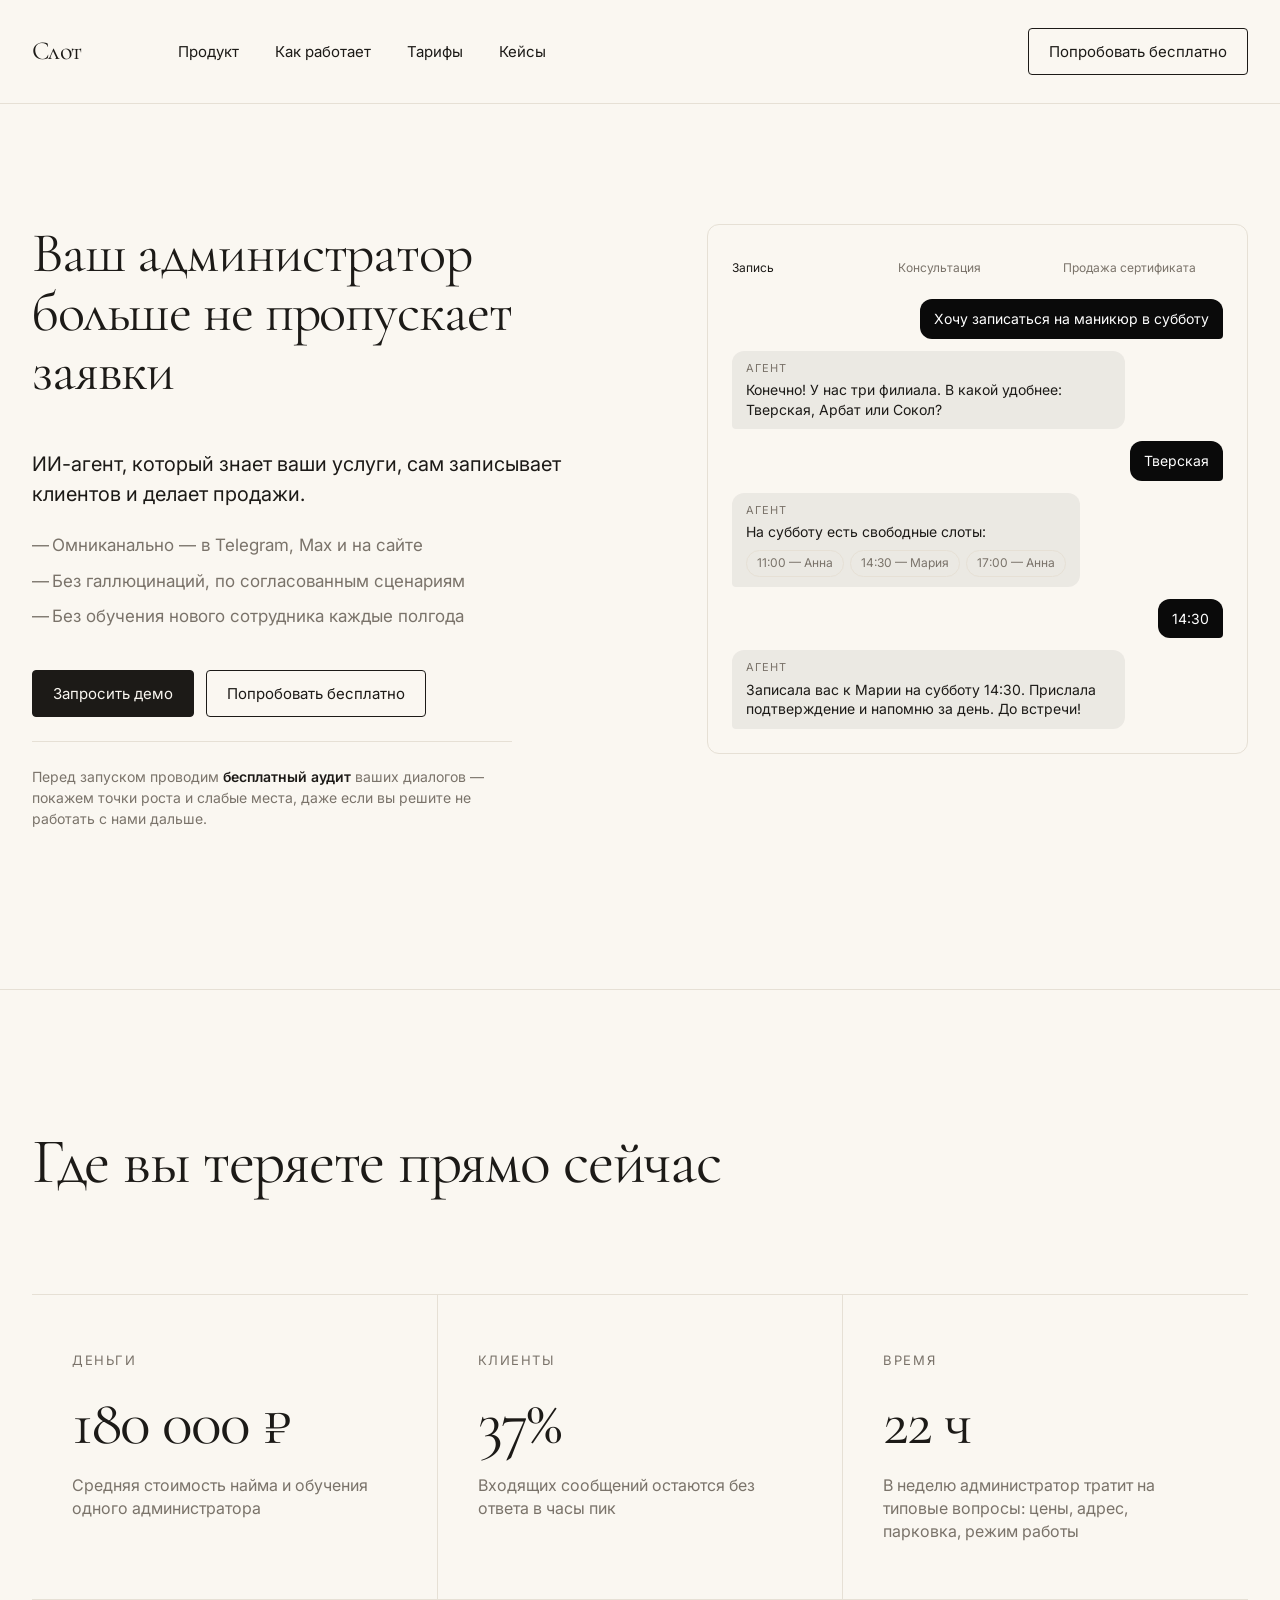
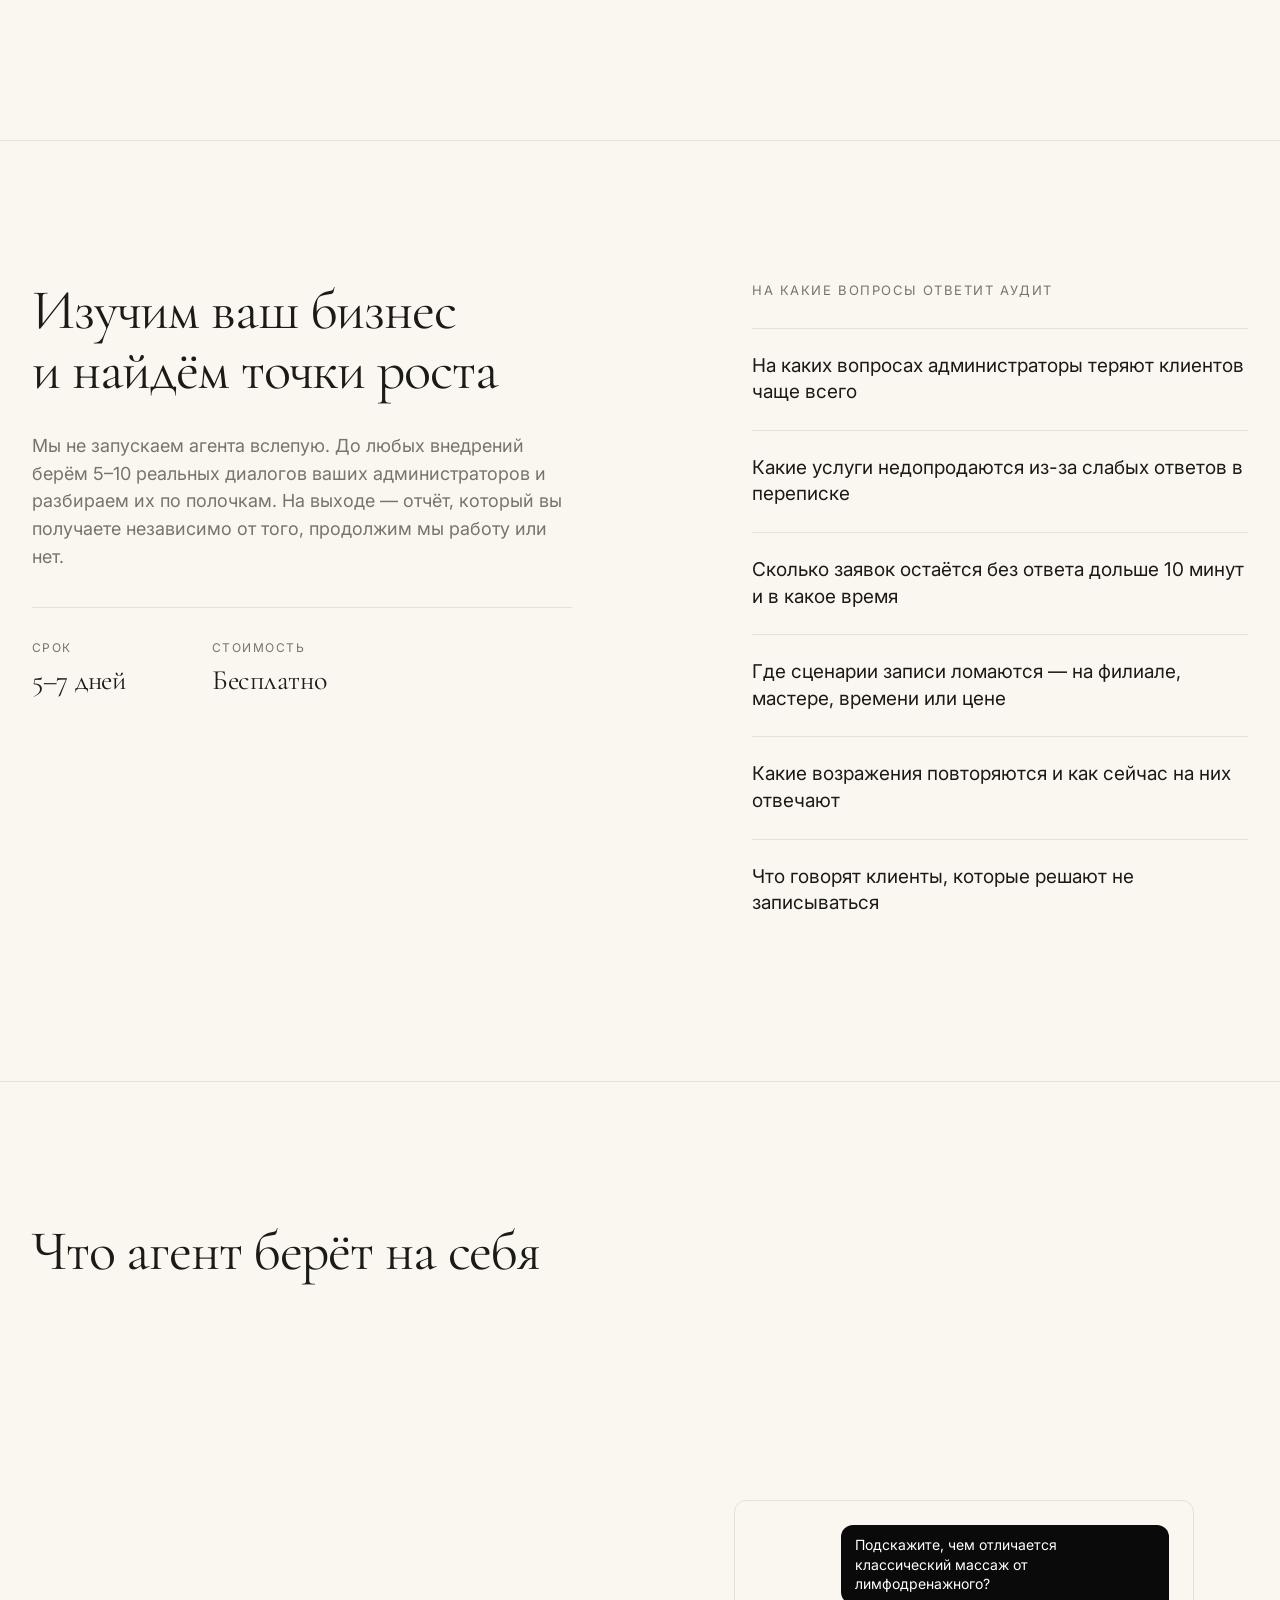
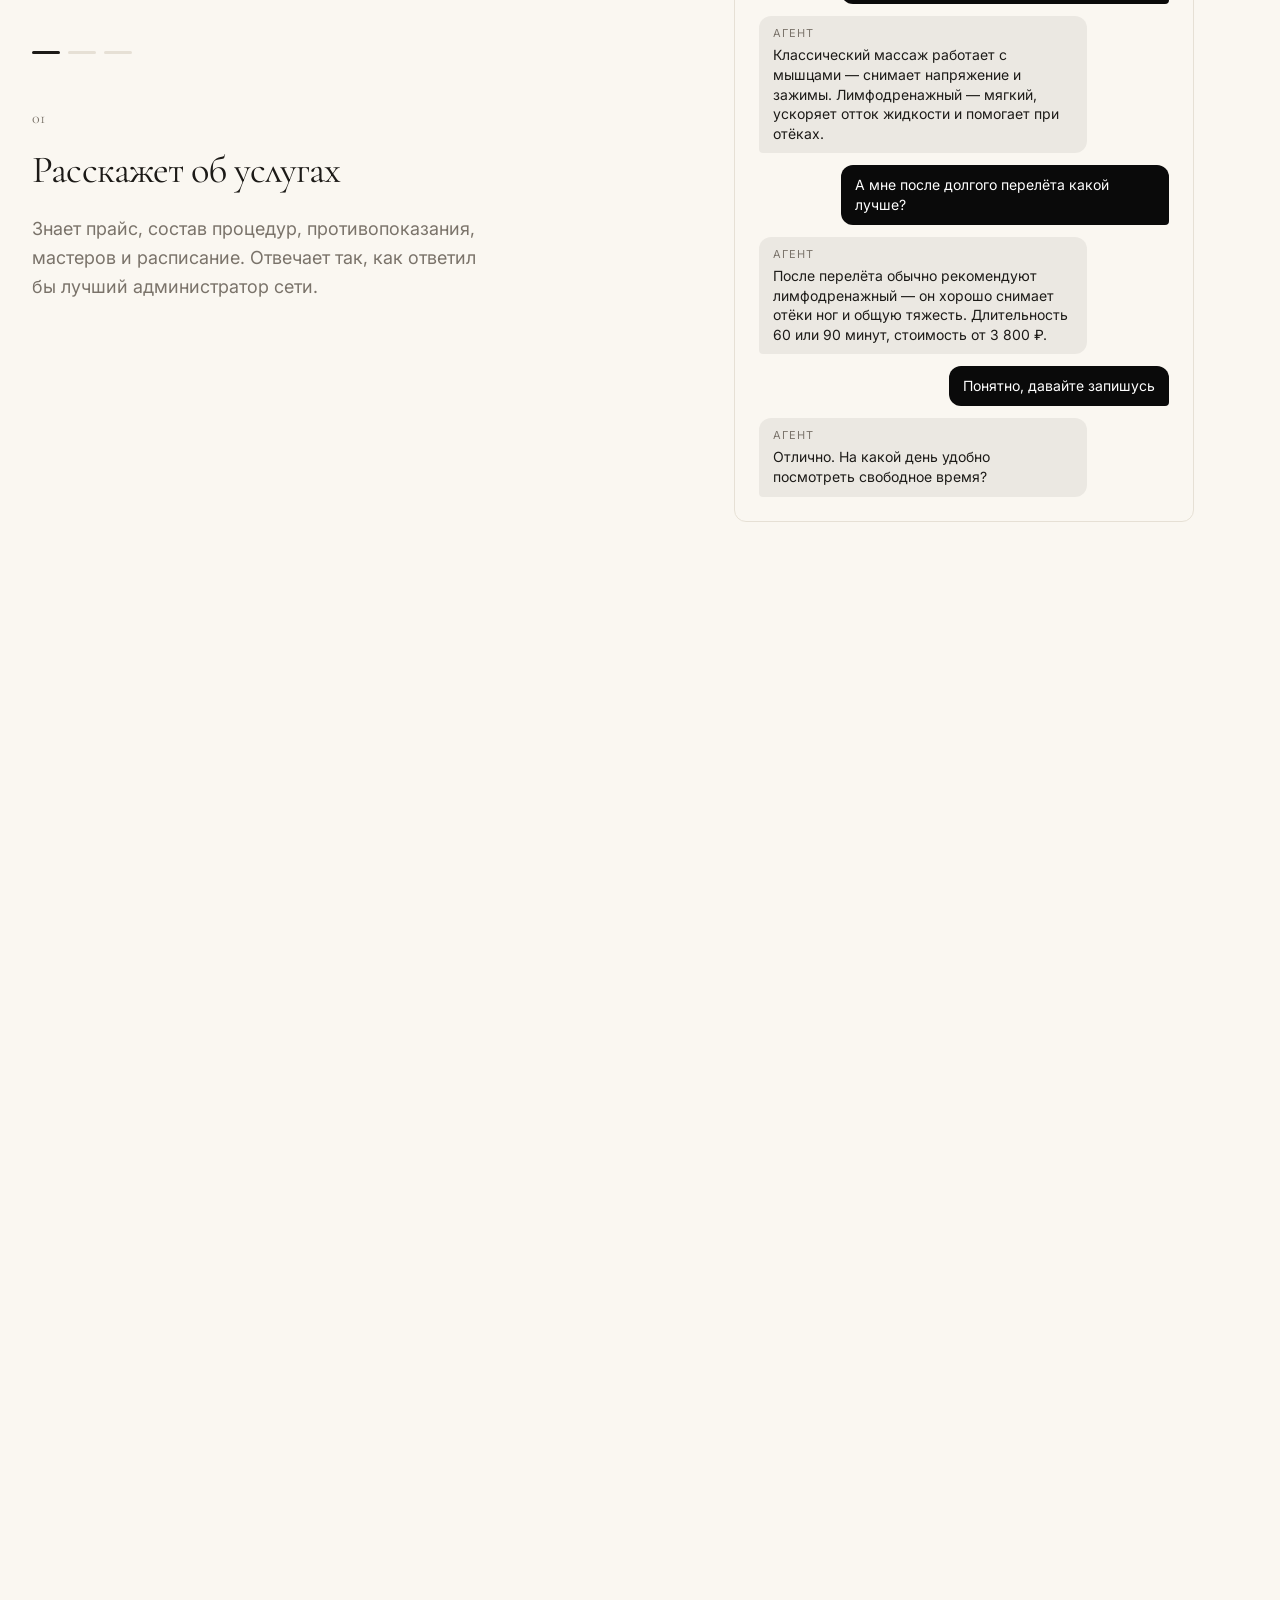
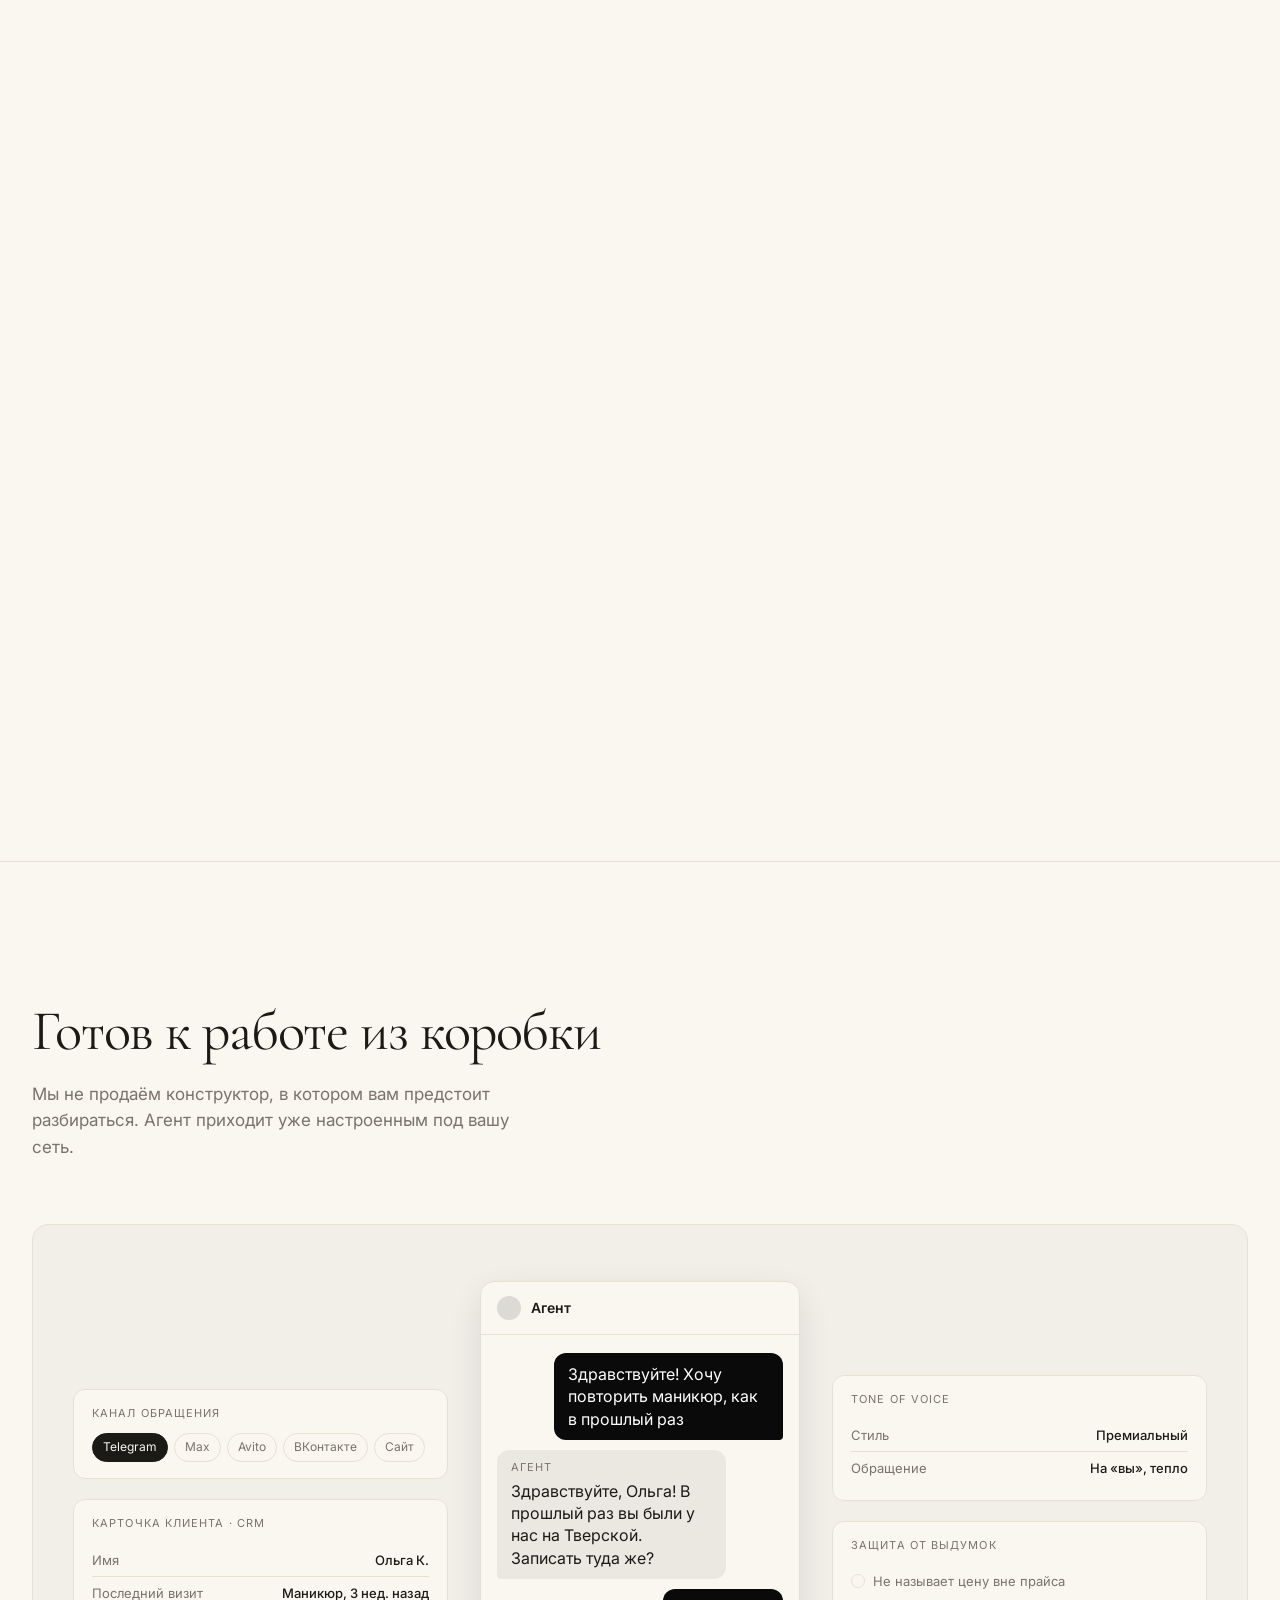
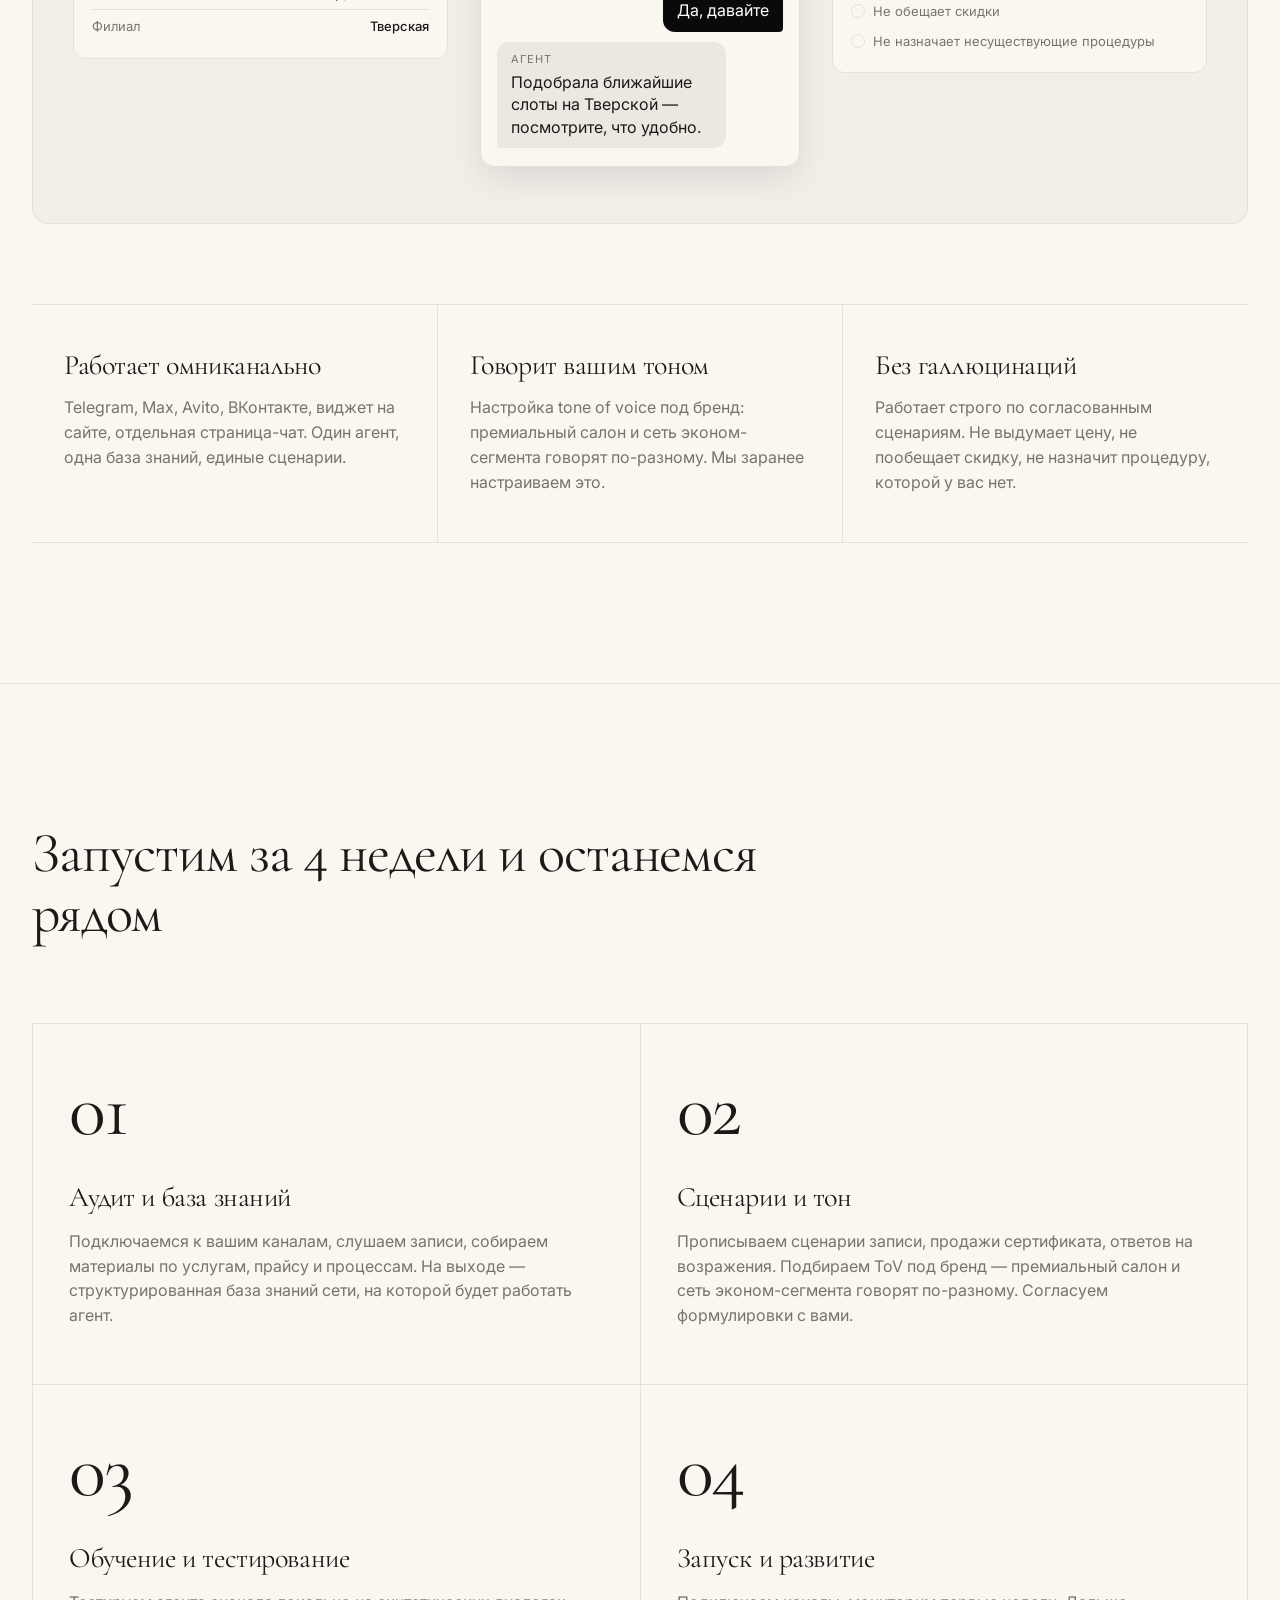
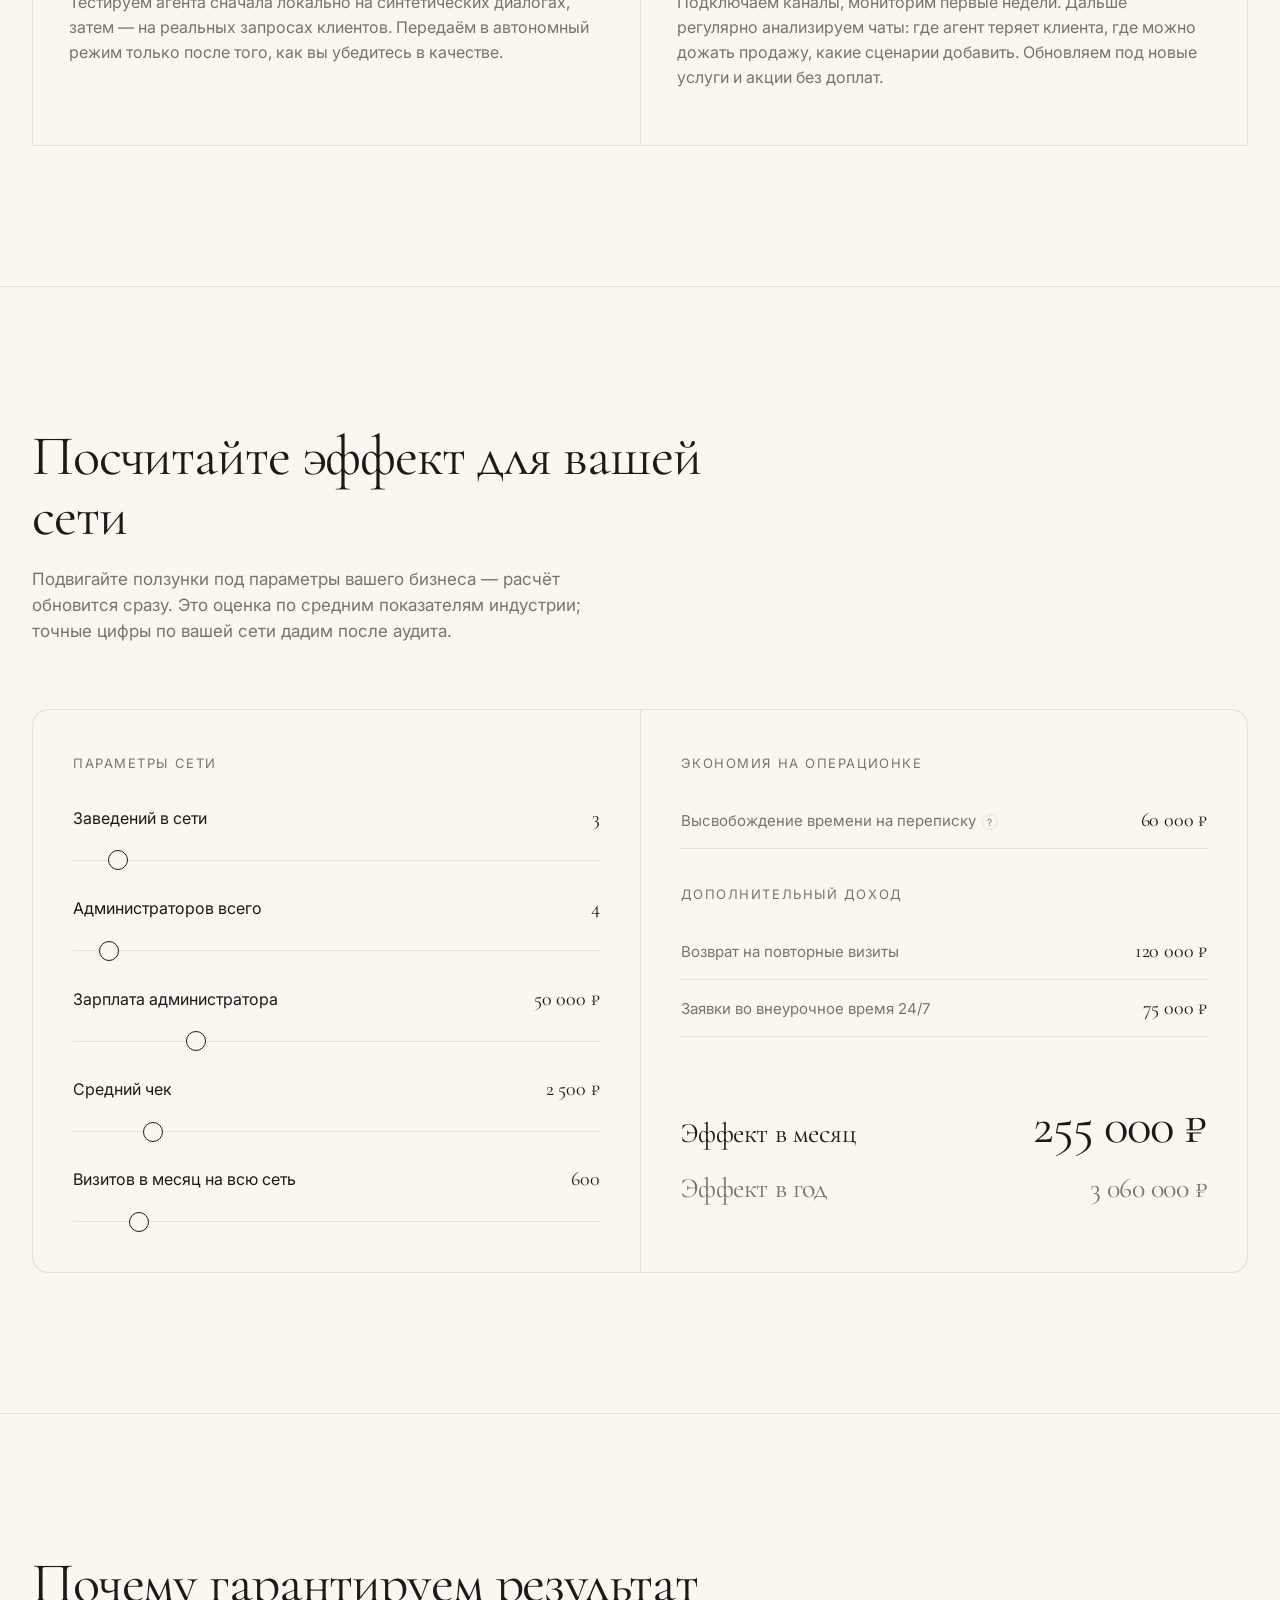
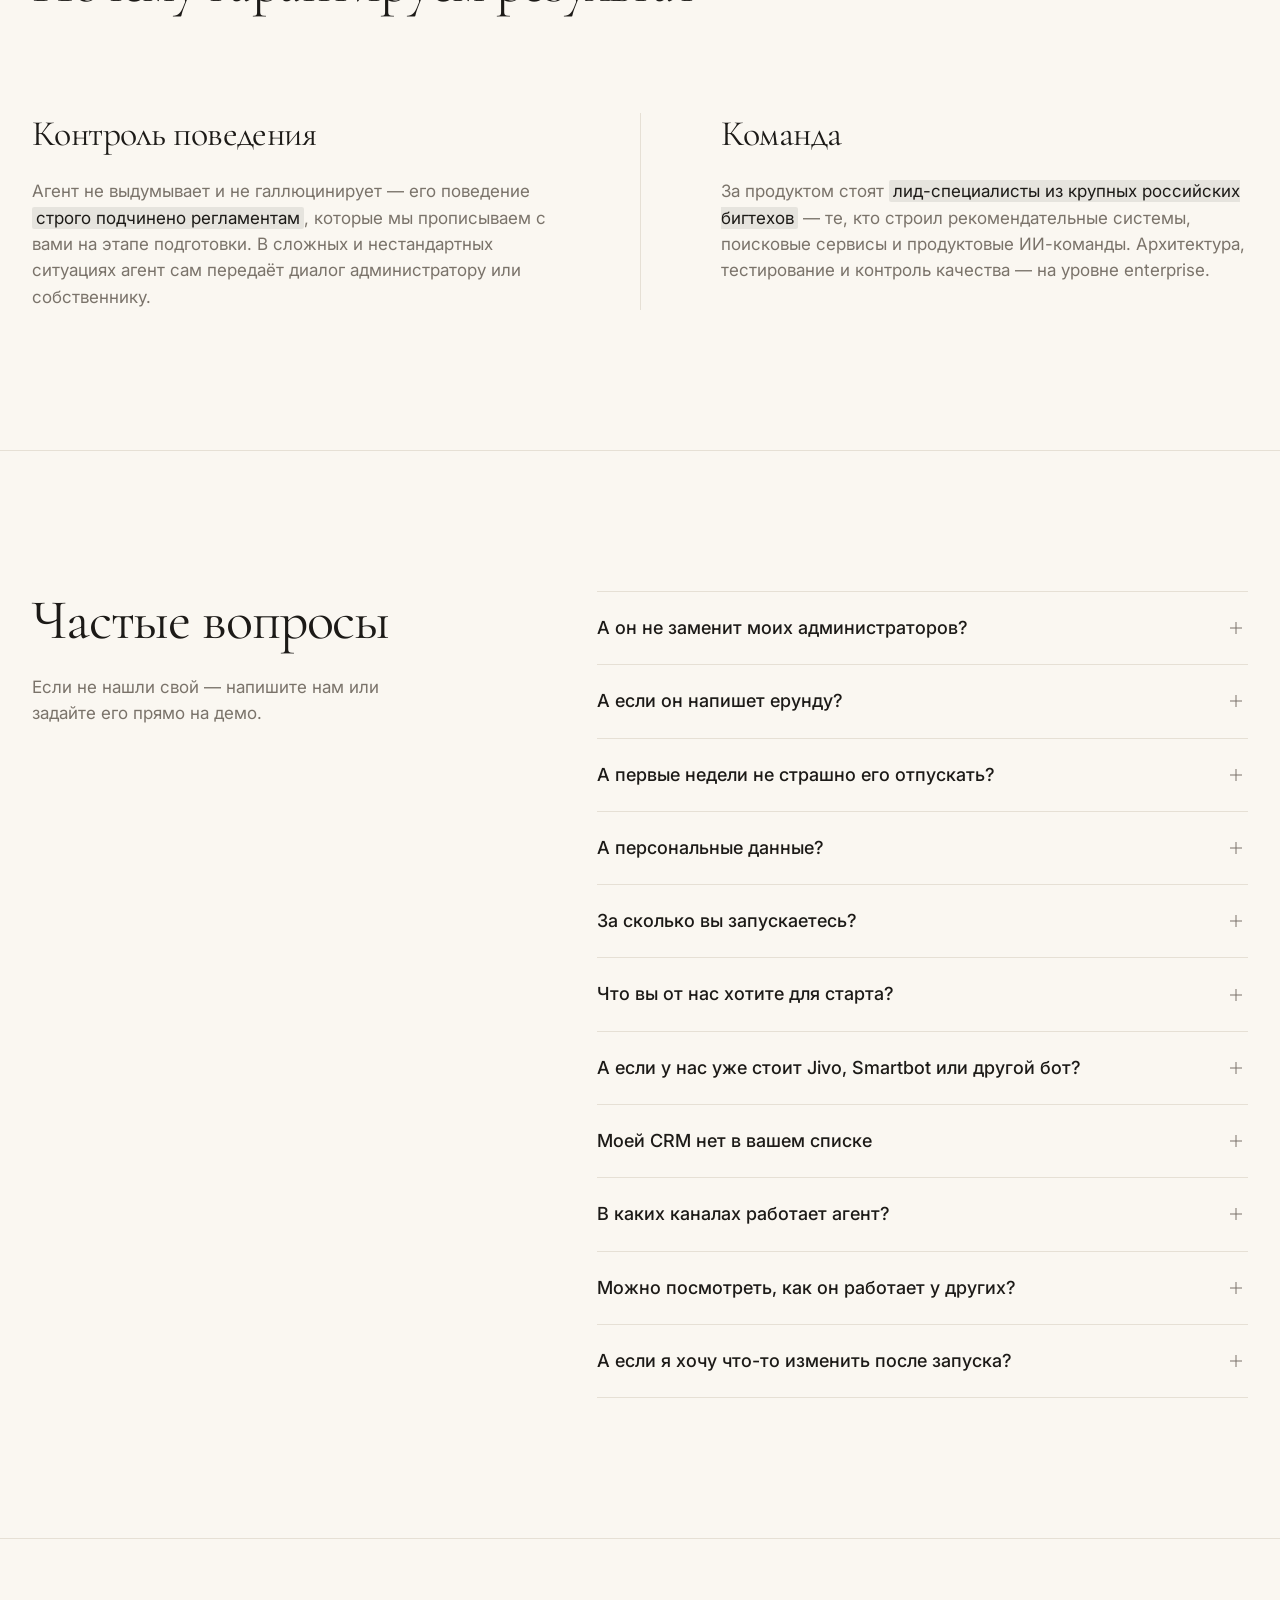
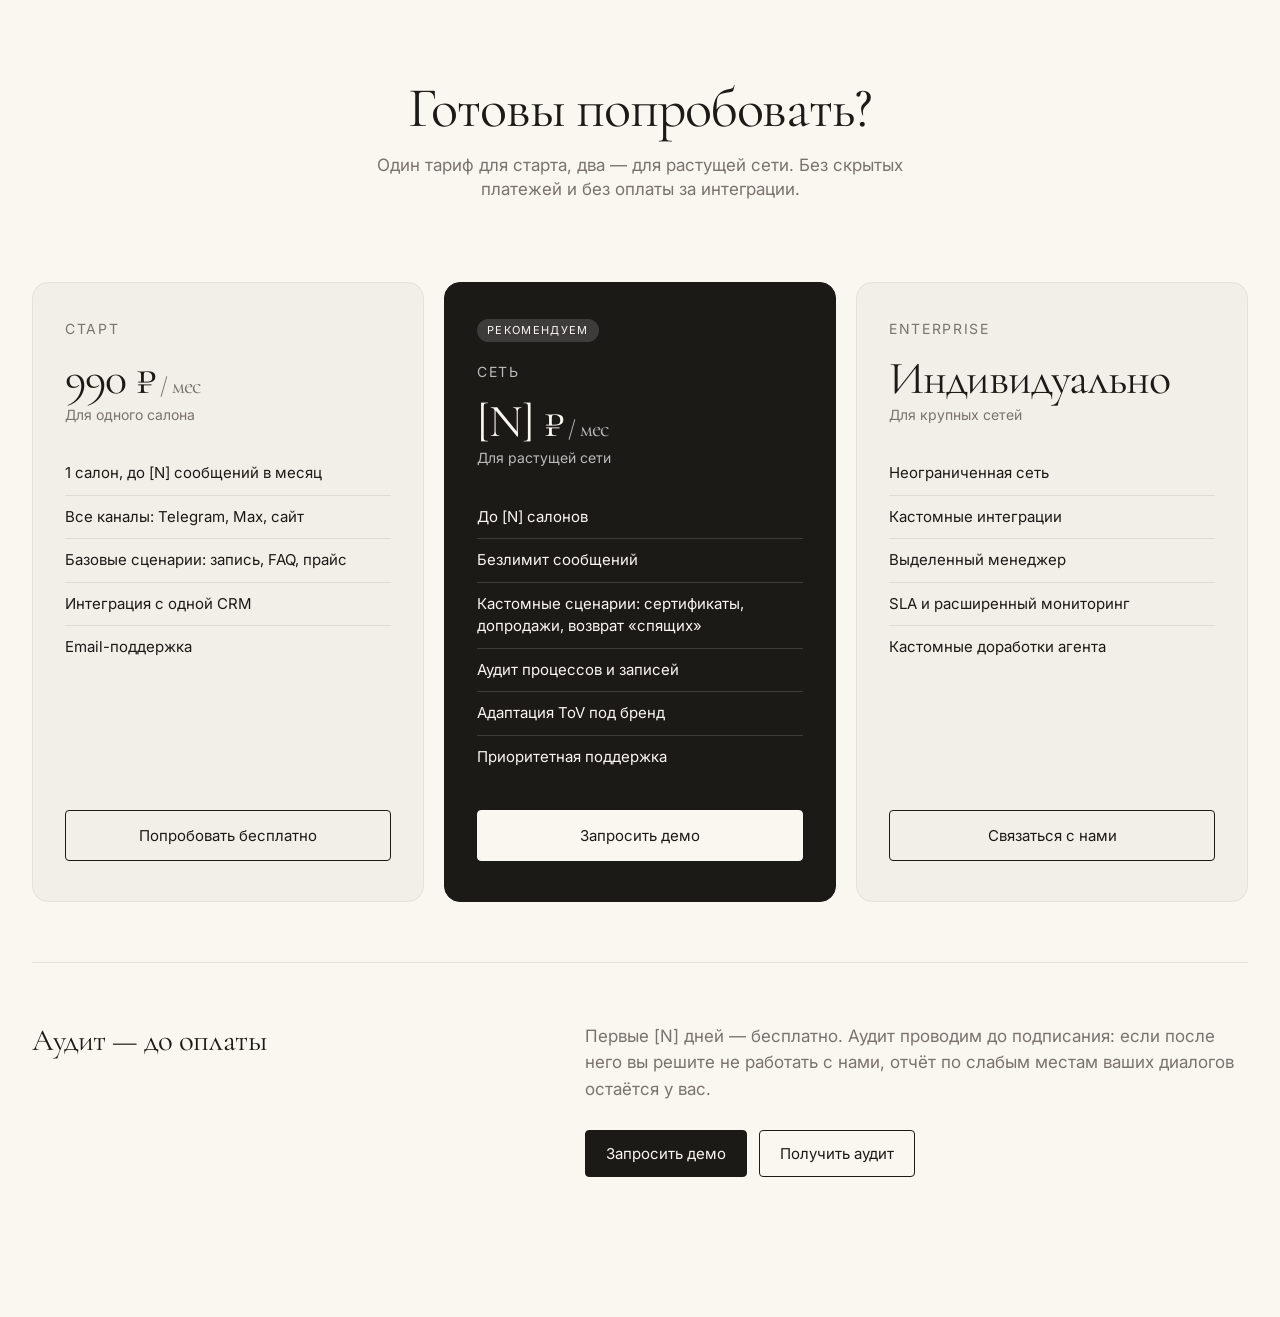
<file: variants/v1-editorial.html>
<!DOCTYPE html>
<html lang="ru">
<head>
<meta charset="UTF-8">
<meta name="viewport" content="width=device-width, initial-scale=1.0">
<title>ИИ-агент для сетей салонов красоты — вариант Editorial</title>
<link rel="preconnect" href="https://fonts.googleapis.com">
<link rel="preconnect" href="https://fonts.gstatic.com" crossorigin>
<link href="https://fonts.googleapis.com/css2?family=Cormorant+Garamond:wght@400;500;600;700&family=Inter:wght@400;500;600&display=swap" rel="stylesheet">
<style>
  /* ============================================
     Минимальный сброс и базовая сетка
     ============================================ */
  *, *::before, *::after { box-sizing: border-box; margin: 0; padding: 0; }

  :root {
    /* Вариант Editorial: тёплый ivory, графит, латунный акцент */
    --bg: #faf7f1;
    --fg: #1c1a17;
    --fg-muted: #7a736a;
    --border: #e6e0d5;
    --accent: #9a7b4f;

    --font-display: "Cormorant Garamond", Georgia, "Times New Roman", serif;
    --font-body: "Inter", -apple-system, BlinkMacSystemFont, "Segoe UI", sans-serif;

    --container: 1400px;
    --gutter: 32px;
  }

  /* — правки характера под Editorial — */
  .hero__h1, .nav__logo { letter-spacing: -0.01em; }
  .hero__h1 { font-weight: 600; font-size: clamp(44px, 5vw, 76px); }
  .btn { border-radius: 2px; }
  .btn--primary { background: var(--accent); border-color: var(--accent); color: #fff; }

  html { font-size: 16px; }

  body {
    background: var(--bg);
    color: var(--fg);
    font-family: var(--font-body);
    line-height: 1.4;
    -webkit-font-smoothing: antialiased;
  }

  .container {
    max-width: var(--container);
    margin: 0 auto;
    padding: 0 var(--gutter);
  }

  /* ============================================
     NAV
     ============================================ */
  .nav {
    padding: 28px 0;
    border-bottom: 1px solid var(--border);
  }
  .nav__inner {
    display: flex;
    align-items: center;
    justify-content: space-between;
    gap: 48px;
  }
  .nav__logo {
    font-family: var(--font-display);
    font-weight: 400;
    letter-spacing: -0.02em;
    font-size: 26px;
  }
  .nav__links {
    display: flex;
    gap: 36px;
    list-style: none;
    margin-right: auto;
    margin-left: 48px;
  }
  .nav__links a {
    color: var(--fg);
    text-decoration: none;
    font-size: 15px;
  }
  .nav__cta {
    display: flex;
    gap: 12px;
    align-items: center;
  }
  .nav__cta a {
    color: var(--fg);
    text-decoration: none;
    font-size: 15px;
  }
  .btn {
    display: inline-block;
    padding: 12px 20px;
    border: 1px solid var(--fg);
    border-radius: 4px;
    background: transparent;
    color: var(--fg);
    text-decoration: none;
    font-size: 15px;
    font-family: inherit;
    cursor: pointer;
  }
  .btn--primary {
    background: var(--fg);
    color: var(--bg);
  }

  /* ============================================
     HERO
     ============================================ */
  .hero {
    padding: 120px 0 160px;
  }
  .hero__grid {
    display: grid;
    grid-template-columns: 1.1fr 1fr;
    gap: 80px;
    align-items: start;
  }
  .hero__h1 {
    font-family: var(--font-display);
    font-weight: 400;
    font-size: clamp(38px, 4.4vw, 64px);
    line-height: 1.05;
    letter-spacing: -0.02em;
    color: var(--fg);
    margin-bottom: 48px;
  }
  .hero__sub {
    font-size: 20px;
    line-height: 1.5;
    color: var(--fg);
    margin-bottom: 24px;
    max-width: 540px;
  }
  .hero__bullets {
    list-style: none;
    margin-bottom: 40px;
    max-width: 540px;
  }
  .hero__bullets li {
    font-size: 17px;
    line-height: 1.5;
    color: var(--fg-muted);
    padding-left: 20px;
    position: relative;
    margin-bottom: 10px;
  }
  .hero__bullets li::before {
    content: "—";
    position: absolute;
    left: 0;
    color: var(--fg-muted);
  }
  .hero__cta {
    display: flex;
    gap: 12px;
  }
  .hero__note {
    margin-top: 24px;
    padding-top: 24px;
    border-top: 1px solid var(--border);
    max-width: 480px;
    font-size: 14px;
    line-height: 1.5;
    color: var(--fg-muted);
  }
  .hero__note strong {
    color: var(--fg);
    font-weight: 600;
  }

  /* Демо-чат */
  .demo-chat {
    background: transparent;
    border: 1px solid var(--border);
    border-radius: 12px;
    padding: 24px;
    font-size: 14px;
  }
  .demo-chat__tabs {
    display: flex;
    gap: 6px;
    margin-bottom: 24px;
  }
  .demo-chat__tab {
    flex: 1;
    padding: 0;
    border: none;
    background: transparent;
    cursor: pointer;
    font-family: inherit;
    display: flex;
    flex-direction: column;
    gap: 8px;
  }
  .demo-chat__tab-track {
    height: 3px;
    border-radius: 999px;
    background: var(--border);
    overflow: hidden;
  }
  .demo-chat__tab-fill {
    display: block;
    height: 100%;
    width: 0;
    background: var(--fg);
    border-radius: 999px;
  }
  .demo-chat__tab-label {
    font-size: 12px;
    color: var(--fg-muted);
    text-align: left;
    transition: color 0.2s ease;
  }
  .demo-chat__tab--active .demo-chat__tab-label {
    color: var(--fg);
  }
  .demo-chat__messages {
    display: flex;
    flex-direction: column;
    gap: 12px;
    min-height: 380px;
  }
  .demo-chat__pane { display: none; }
  .demo-chat__pane--active { display: flex; flex-direction: column; gap: 12px; }
  .msg {
    max-width: 80%;
    padding: 10px 14px;
    border-radius: 12px;
    line-height: 1.4;
  }
  .msg--client {
    align-self: flex-end;
    background: #0a0a0a;
    color: #ffffff;
    border-bottom-right-radius: 4px;
  }
  .msg--agent {
    align-self: flex-start;
    background: rgba(10, 10, 10, 0.06);
    color: var(--fg);
    border-bottom-left-radius: 4px;
  }
  .msg__label {
    font-size: 11px;
    color: var(--fg-muted);
    text-transform: uppercase;
    letter-spacing: 0.08em;
    margin-bottom: 4px;
  }
  .msg__slots {
    display: flex;
    flex-wrap: wrap;
    gap: 6px;
    margin-top: 8px;
  }
  .msg__slot {
    padding: 4px 10px;
    border: 1px solid var(--border);
    border-radius: 16px;
    font-size: 12px;
    color: var(--fg-muted);
    background: transparent;
  }

  /* ============================================
     PROBLEMS
     ============================================ */
  .problems {
    padding: 140px 0;
    border-top: 1px solid var(--border);
  }
  .problems__h2 {
    font-family: var(--font-display);
    font-weight: 400;
    font-size: clamp(40px, 5vw, 72px);
    letter-spacing: -0.02em;
    line-height: 1;
    margin-bottom: 100px;
  }
  .problems__grid {
    display: grid;
    grid-template-columns: repeat(3, 1fr);
    gap: 1px;
    background: var(--border);
    border-top: 1px solid var(--border);
    border-bottom: 1px solid var(--border);
  }
  .problem-card {
    background: var(--bg);
    padding: 56px 40px;
    display: flex;
    flex-direction: column;
    min-height: 300px;
  }
  .problem-card__eyebrow {
    font-size: 13px;
    color: var(--fg-muted);
    text-transform: uppercase;
    letter-spacing: 0.12em;
    margin-bottom: 24px;
  }
  .problem-card__stat {
    font-family: var(--font-display);
    font-weight: 400;
    font-size: clamp(42px, 5vw, 68px);
    line-height: 0.95;
    letter-spacing: -0.03em;
    margin-bottom: 20px;
  }
  .problem-card__stat-label {
    font-size: 16px;
    color: var(--fg-muted);
    line-height: 1.45;
    max-width: 320px;
  }

  /* ============================================
     WHY US
     ============================================ */
  .why {
    padding: 140px 0;
    border-top: 1px solid var(--border);
  }
  .why__header {
    text-align: center;
    margin-bottom: 80px;
  }
  .why__eyebrow {
    font-size: 13px;
    color: var(--fg-muted);
    text-transform: uppercase;
    letter-spacing: 0.12em;
    margin-bottom: 20px;
  }
  .why__h2 {
    font-family: var(--font-display);
    font-weight: 400;
    font-size: clamp(36px, 4.4vw, 60px);
    letter-spacing: -0.02em;
    line-height: 1.05;
    max-width: 880px;
    margin: 0 auto;
  }
  .why__grid {
    display: grid;
    grid-template-columns: repeat(2, 1fr);
    gap: 20px;
    max-width: 1180px;
    margin: 0 auto;
  }
  .why-card {
    background: rgba(10, 10, 10, 0.035);
    border-radius: 16px;
    padding: 36px 36px 40px;
  }
  .why-card__title {
    font-size: 22px;
    font-weight: 600;
    letter-spacing: -0.01em;
    margin-bottom: 16px;
    color: var(--fg);
    display: flex;
    align-items: center;
    gap: 12px;
  }
  .why-card__icon {
    width: 28px;
    height: 28px;
    border-radius: 50%;
    background: rgba(10, 10, 10, 0.12);
    flex-shrink: 0;
  }
  .why-card__text {
    font-size: 16px;
    line-height: 1.55;
    color: var(--fg-muted);
  }
  .why-card__list {
    list-style: none;
    margin-top: 4px;
  }
  .why-card__list li {
    font-size: 16px;
    line-height: 1.5;
    color: var(--fg-muted);
    padding-left: 20px;
    position: relative;
    margin-bottom: 10px;
  }
  .why-card__list li::before {
    content: "—";
    position: absolute;
    left: 0;
    color: var(--fg-muted);
  }
  .why-card__list li:last-child { margin-bottom: 0; }

  /* ============================================
     AUDIT DETAILED
     ============================================ */
  .audit {
    padding: 140px 0;
    border-top: 1px solid var(--border);
  }
  .audit__grid {
    display: grid;
    grid-template-columns: 1.25fr 1fr;
    gap: 100px;
    align-items: start;
  }
  .audit__eyebrow {
    font-size: 13px;
    color: var(--fg-muted);
    text-transform: uppercase;
    letter-spacing: 0.12em;
    margin-bottom: 24px;
  }
  .audit__h2 {
    font-family: var(--font-display);
    font-weight: 400;
    font-size: clamp(36px, 4.4vw, 60px);
    letter-spacing: -0.02em;
    line-height: 1.05;
    margin-bottom: 32px;
  }
  .audit__intro {
    font-size: 18px;
    line-height: 1.55;
    color: var(--fg-muted);
    margin-bottom: 36px;
    max-width: 540px;
  }
  .audit__meta {
    display: flex;
    gap: 20px;
    padding-top: 32px;
    border-top: 1px solid var(--border);
    max-width: 540px;
  }
  .audit__meta-item { flex: 0 0 auto; min-width: 160px; }
  .audit__meta-label {
    font-size: 12px;
    text-transform: uppercase;
    letter-spacing: 0.12em;
    color: var(--fg-muted);
    margin-bottom: 8px;
  }
  .audit__meta-value {
    font-family: var(--font-display);
    font-size: 28px;
    letter-spacing: -0.01em;
    line-height: 1.1;
  }
  .audit__questions-label {
    font-size: 13px;
    color: var(--fg-muted);
    text-transform: uppercase;
    letter-spacing: 0.12em;
    margin-bottom: 28px;
  }
  .audit__questions { list-style: none; }
  .audit__questions li {
    padding: 24px 0;
    border-bottom: 1px solid var(--border);
    font-size: 19px;
    line-height: 1.4;
    color: var(--fg);
  }
  .audit__questions li:first-child {
    border-top: 1px solid var(--border);
  }
  .audit__questions li:last-child {
    border-bottom: none;
  }

  /* ============================================
     STEPS 1-2-3
     ============================================ */
  .steps {
    padding: 140px 0;
    border-top: 1px solid var(--border);
  }
  .steps__header {
    margin-bottom: 80px;
    max-width: 760px;
  }
  .steps__eyebrow {
    font-size: 13px;
    color: var(--fg-muted);
    text-transform: uppercase;
    letter-spacing: 0.12em;
    margin-bottom: 20px;
  }
  .steps__h2 {
    font-family: var(--font-display);
    font-weight: 400;
    font-size: clamp(36px, 4.4vw, 60px);
    letter-spacing: -0.02em;
    line-height: 1.05;
  }
  .steps__grid {
    display: grid;
    grid-template-columns: repeat(2, 1fr);
    gap: 1px;
    background: var(--border);
    border-top: 1px solid var(--border);
    border-bottom: 1px solid var(--border);
    border-left: 1px solid var(--border);
    border-right: 1px solid var(--border);
  }
  .step {
    background: var(--bg);
    padding: 48px 36px 56px;
    display: flex;
    flex-direction: column;
    min-height: 340px;
  }
  .step__num {
    font-family: var(--font-display);
    font-weight: 400;
    font-size: clamp(56px, 6vw, 88px);
    line-height: 1;
    letter-spacing: -0.03em;
    margin-bottom: 32px;
    color: var(--fg);
  }
  .step__title {
    font-family: var(--font-display);
    font-weight: 400;
    font-size: clamp(24px, 2.2vw, 30px);
    line-height: 1.15;
    letter-spacing: -0.015em;
    margin-bottom: 16px;
    color: var(--fg);
  }
  .step__text {
    font-size: 16px;
    line-height: 1.55;
    color: var(--fg-muted);
  }

  /* ============================================
     QUALITY (два текстовых блока)
     ============================================ */
  .quality {
    padding: 140px 0;
    border-top: 1px solid var(--border);
  }
  .quality__header {
    text-align: left;
    margin-bottom: 100px;
  }
  .quality__h2 {
    font-family: var(--font-display);
    font-weight: 400;
    font-size: clamp(36px, 4.4vw, 60px);
    letter-spacing: -0.02em;
    line-height: 1.05;
    max-width: 880px;
  }
  .quality__grid {
    display: grid;
    grid-template-columns: 1fr 1px 1fr;
    gap: 80px;
    align-items: start;
  }
  .quality__divider {
    background: var(--border);
    width: 1px;
    align-self: stretch;
  }
  .quality__item-icon {
    width: 44px;
    height: 44px;
    border-radius: 50%;
    background: rgba(10, 10, 10, 0.12);
    margin-bottom: 28px;
  }
  .quality__item-title {
    font-family: var(--font-display);
    font-weight: 400;
    font-size: clamp(28px, 2.8vw, 36px);
    line-height: 1.15;
    letter-spacing: -0.015em;
    margin-bottom: 24px;
    color: var(--fg);
  }
  .quality__item-text {
    font-size: 17px;
    line-height: 1.55;
    color: var(--fg-muted);
  }
  .quality__item-text mark {
    background: rgba(10, 10, 10, 0.08);
    color: var(--fg);
    padding: 1px 4px;
    border-radius: 2px;
  }

  /* ============================================
     FEATURES (scroll-stacking)
     ============================================ */
  .features {
    border-top: 1px solid var(--border);
  }
  .features__header {
    padding: 140px 0 80px;
  }
  .features__h2 {
    font-family: var(--font-display);
    font-weight: 400;
    font-size: clamp(36px, 4.4vw, 60px);
    letter-spacing: -0.02em;
    line-height: 1.05;
    max-width: 760px;
  }
  /* Высокая зона прокрутки: по экрану на каждую функцию */
  .features__scroll {
    position: relative;
    height: 300vh;
  }
  .features__sticky {
    position: sticky;
    top: 0;
    height: 100vh;
    display: flex;
    align-items: center;
    overflow: hidden;
  }
  .features__viewport {
    width: 100%;
  }
  .feature__grid {
    display: grid;
    grid-template-columns: 1fr 1fr;
    gap: 80px;
    align-items: center;
  }
  /* Левая колонка — стек карточек */
  .feature__stack {
    position: relative;
    min-height: 320px;
  }
  .feature__card {
    position: absolute;
    left: 0;
    right: 0;
    top: 56px;
    display: flex;
    flex-direction: column;
    justify-content: flex-start;
    background: var(--bg);
    transition: transform 0.45s cubic-bezier(0.4, 0, 0.2, 1), opacity 0.45s ease;
  }
  /* Карточка ещё не дошла — ждёт снизу */
  .feature__card--next {
    transform: translateY(40px);
    opacity: 0;
    pointer-events: none;
  }
  /* Активная карточка */
  .feature__card--active {
    transform: translateY(0);
    opacity: 1;
  }
  /* Карточка уже ушла вверх — «стэкнулась» */
  .feature__card--done {
    transform: translateY(-32px);
    opacity: 0;
    pointer-events: none;
  }
  .feature__num {
    font-family: var(--font-display);
    font-size: 16px;
    color: var(--fg-muted);
    letter-spacing: 0.02em;
    margin-bottom: 20px;
  }
  .feature__title {
    font-family: var(--font-display);
    font-weight: 400;
    font-size: clamp(28px, 3vw, 40px);
    letter-spacing: -0.02em;
    line-height: 1.1;
    margin-bottom: 24px;
  }
  .feature__text {
    font-size: 18px;
    line-height: 1.6;
    color: var(--fg-muted);
    max-width: 460px;
  }
  .feature__tag {
    display: inline-block;
    margin-top: 24px;
    padding: 8px 16px;
    border: 1px solid var(--border);
    border-radius: 999px;
    font-size: 14px;
    color: var(--fg);
    align-self: flex-start;
  }
  /* Правая колонка — стек чатов */
  .feature__media {
    position: relative;
    min-height: 460px;
  }
  .feature__chat {
    position: absolute;
    inset: 0;
    display: flex;
    align-items: center;
    justify-content: center;
    transition: opacity 0.45s ease, transform 0.45s cubic-bezier(0.4, 0, 0.2, 1);
  }
  .feature__chat--next {
    opacity: 0;
    transform: translateY(24px) scale(0.98);
    pointer-events: none;
  }
  .feature__chat--active {
    opacity: 1;
    transform: translateY(0) scale(1);
  }
  .feature__chat--done {
    opacity: 0;
    transform: translateY(-24px) scale(0.98);
    pointer-events: none;
  }
  .feature__chat .demo-chat {
    max-width: 460px;
    width: 100%;
  }
  .feature__chat .demo-chat__messages {
    min-height: 0;
  }
  /* Прогресс-индикатор слева */
  .features__progress {
    display: flex;
    gap: 8px;
    margin-bottom: 40px;
  }
  .features__progress-dot {
    width: 28px;
    height: 3px;
    border-radius: 999px;
    background: var(--border);
    transition: background 0.3s ease;
  }
  .features__progress-dot--active {
    background: var(--fg);
  }

  /* ============================================
     ADVANTAGES
     ============================================ */
  .adv {
    padding: 140px 0;
    border-top: 1px solid var(--border);
  }
  .adv__header {
    margin-bottom: 64px;
    max-width: 760px;
  }
  .adv__h2 {
    font-family: var(--font-display);
    font-weight: 400;
    font-size: clamp(36px, 4.4vw, 60px);
    letter-spacing: -0.02em;
    line-height: 1.05;
    margin-bottom: 20px;
  }
  .adv__intro {
    font-size: 17px;
    line-height: 1.55;
    color: var(--fg-muted);
    max-width: 520px;
  }
  /* Коллаж */
  .adv__collage {
    position: relative;
    background: rgba(10, 10, 10, 0.03);
    border: 1px solid var(--border);
    border-radius: 16px;
    padding: 56px 40px;
    display: grid;
    grid-template-columns: 1fr auto 1fr;
    gap: 32px;
    align-items: center;
    margin-bottom: 80px;
  }
  .adv__side {
    display: flex;
    flex-direction: column;
    gap: 20px;
  }
  /* Центральный чат */
  .adv__chat {
    width: 320px;
    background: var(--bg);
    border: 1px solid var(--border);
    border-radius: 14px;
    overflow: hidden;
    box-shadow: 0 12px 40px rgba(10, 10, 10, 0.10);
  }
  .adv__chat-head {
    display: flex;
    align-items: center;
    gap: 10px;
    padding: 14px 16px;
    border-bottom: 1px solid var(--border);
    font-size: 14px;
    font-weight: 600;
  }
  .adv__chat-avatar {
    width: 24px;
    height: 24px;
    border-radius: 50%;
    background: rgba(10, 10, 10, 0.12);
  }
  .adv__chat-body {
    padding: 18px 16px;
    display: flex;
    flex-direction: column;
    gap: 10px;
  }
  /* Карточки-спутники */
  .adv-card {
    background: var(--bg);
    border: 1px solid var(--border);
    border-radius: 12px;
    padding: 16px 18px;
  }
  .adv-card__label {
    font-size: 11px;
    text-transform: uppercase;
    letter-spacing: 0.1em;
    color: var(--fg-muted);
    margin-bottom: 12px;
  }
  .adv-card__channels {
    display: flex;
    flex-wrap: wrap;
    gap: 6px;
  }
  .adv-card__channel {
    padding: 5px 10px;
    border: 1px solid var(--border);
    border-radius: 999px;
    font-size: 12px;
    color: var(--fg-muted);
  }
  .adv-card__channel--active {
    background: var(--fg);
    color: var(--bg);
    border-color: var(--fg);
  }
  .adv-card__row {
    display: flex;
    justify-content: space-between;
    align-items: center;
    font-size: 13px;
    padding: 7px 0;
  }
  .adv-card__row + .adv-card__row {
    border-top: 1px solid var(--border);
  }
  .adv-card__row-key { color: var(--fg-muted); }
  .adv-card__row-val { color: var(--fg); font-weight: 500; }
  .adv-card__rule {
    display: flex;
    align-items: center;
    gap: 8px;
    font-size: 13px;
    color: var(--fg-muted);
    padding: 6px 0;
  }
  .adv-card__rule-mark {
    width: 14px;
    height: 14px;
    border-radius: 50%;
    border: 1px solid var(--border);
    flex-shrink: 0;
  }
  /* Текст преимуществ под коллажем */
  .adv__grid {
    display: grid;
    grid-template-columns: repeat(3, 1fr);
    gap: 1px;
    background: var(--border);
    border-top: 1px solid var(--border);
    border-bottom: 1px solid var(--border);
  }
  .adv-item {
    background: var(--bg);
    padding: 44px 32px 48px;
  }
  .adv-item__title {
    font-family: var(--font-display);
    font-weight: 400;
    font-size: clamp(22px, 2.2vw, 28px);
    letter-spacing: -0.015em;
    line-height: 1.15;
    margin-bottom: 14px;
  }
  .adv-item__text {
    font-size: 16px;
    line-height: 1.55;
    color: var(--fg-muted);
  }

  /* ============================================
     CALCULATOR
     ============================================ */
  .calc {
    padding: 140px 0;
    border-top: 1px solid var(--border);
  }
  .calc__header {
    margin-bottom: 64px;
    max-width: 760px;
  }
  .calc__h2 {
    font-family: var(--font-display);
    font-weight: 400;
    font-size: clamp(36px, 4.4vw, 60px);
    letter-spacing: -0.02em;
    line-height: 1.05;
    margin-bottom: 20px;
  }
  .calc__intro {
    font-size: 17px;
    line-height: 1.55;
    color: var(--fg-muted);
    max-width: 560px;
  }
  .calc__grid {
    display: grid;
    grid-template-columns: 1fr 1fr;
    gap: 1px;
    background: var(--border);
    border: 1px solid var(--border);
    border-radius: 16px;
  }
  .calc__panel {
    background: var(--bg);
    padding: 44px 40px;
  }
  .calc__panel:first-child {
    border-radius: 16px 0 0 16px;
  }
  .calc__panel:last-child {
    border-radius: 0 16px 16px 0;
  }
  .calc__panel-label {
    font-size: 13px;
    text-transform: uppercase;
    letter-spacing: 0.12em;
    color: var(--fg-muted);
    margin-bottom: 32px;
  }
  .calc-field {
    margin-bottom: 28px;
  }
  .calc-field:last-child { margin-bottom: 0; }
  .calc-field__row {
    display: flex;
    justify-content: space-between;
    align-items: baseline;
    margin-bottom: 12px;
    gap: 16px;
  }
  .calc-field__label {
    font-size: 16px;
    color: var(--fg);
  }
  .calc-field__value {
    font-family: var(--font-display);
    font-size: 20px;
    letter-spacing: -0.01em;
    color: var(--fg);
    white-space: nowrap;
  }
  .calc-field input[type="range"] {
    -webkit-appearance: none;
    appearance: none;
    width: 100%;
    height: 1px;
    background: var(--border);
    outline: none;
    cursor: pointer;
  }
  .calc-field input[type="range"]::-webkit-slider-thumb {
    -webkit-appearance: none;
    appearance: none;
    width: 20px;
    height: 20px;
    border-radius: 50%;
    background: var(--bg);
    border: 1px solid var(--fg);
    cursor: pointer;
  }
  .calc-field input[type="range"]::-moz-range-thumb {
    width: 20px;
    height: 20px;
    border-radius: 50%;
    background: var(--bg);
    border: 1px solid var(--fg);
    cursor: pointer;
  }
  .calc__result-block {
    margin-bottom: 36px;
  }
  .calc__result-block:last-of-type { margin-bottom: 0; }
  .calc__result-label {
    font-size: 13px;
    text-transform: uppercase;
    letter-spacing: 0.12em;
    color: var(--fg-muted);
    margin-bottom: 20px;
  }
  .calc__line {
    display: flex;
    justify-content: space-between;
    align-items: baseline;
    padding: 14px 0;
    border-bottom: 1px solid var(--border);
    gap: 16px;
  }
  .calc__line:first-of-type { border-top: 1px solid var(--border); }
  .calc__line-label {
    font-size: 15px;
    color: var(--fg-muted);
    line-height: 1.4;
  }
  .calc__tip {
    position: relative;
    display: inline-flex;
    align-items: center;
    justify-content: center;
    width: 16px;
    height: 16px;
    margin-left: 6px;
    border-radius: 50%;
    border: 1px solid var(--border);
    font-size: 10px;
    color: var(--fg-muted);
    cursor: help;
    vertical-align: middle;
    flex-shrink: 0;
  }
  .calc__tip-text {
    position: absolute;
    top: calc(100% + 10px);
    left: 50%;
    transform: translateX(-50%);
    width: 260px;
    background: var(--fg);
    color: var(--bg);
    font-size: 13px;
    line-height: 1.45;
    text-align: left;
    padding: 12px 14px;
    border-radius: 8px;
    opacity: 0;
    visibility: hidden;
    transition: opacity 0.15s ease;
    z-index: 10;
    pointer-events: none;
  }
  .calc__tip-text::after {
    content: "";
    position: absolute;
    bottom: 100%;
    left: 50%;
    transform: translateX(-50%);
    border: 6px solid transparent;
    border-bottom-color: var(--fg);
  }
  .calc__tip:hover .calc__tip-text {
    opacity: 1;
    visibility: visible;
  }
  .calc__line-value {
    font-family: var(--font-display);
    font-size: 20px;
    letter-spacing: -0.01em;
    color: var(--fg);
    white-space: nowrap;
  }
  .calc__total {
    display: flex;
    justify-content: space-between;
    align-items: baseline;
    padding-top: 28px;
    margin-top: 8px;
    gap: 16px;
  }
  .calc__total-label {
    font-family: var(--font-display);
    font-size: clamp(22px, 2.2vw, 28px);
    letter-spacing: -0.015em;
    color: var(--fg);
  }
  .calc__total-value {
    font-family: var(--font-display);
    font-size: clamp(32px, 4vw, 52px);
    letter-spacing: -0.02em;
    line-height: 1;
    color: var(--fg);
    white-space: nowrap;
  }
  .calc__total--year .calc__total-label,
  .calc__total--year .calc__total-value {
    color: var(--fg-muted);
  }
  .calc__total--year {
    padding-top: 8px;
  }
  .calc__total--year .calc__total-value {
    font-size: clamp(20px, 2.2vw, 28px);
  }

  /* ============================================
     OBJECTIONS (аккордеон)
     ============================================ */
  .objections {
    padding: 140px 0;
    border-top: 1px solid var(--border);
  }
  .objections__header {
    margin-bottom: 80px;
    max-width: 760px;
  }
  .objections__h2 {
    font-family: var(--font-display);
    font-weight: 400;
    font-size: clamp(36px, 4.4vw, 60px);
    letter-spacing: -0.02em;
    line-height: 1.05;
  }
  .objections__list {
    border-top: 1px solid var(--border);
  }
  .objection {
    border-bottom: 1px solid var(--border);
  }
  .objection__summary {
    list-style: none;
    cursor: pointer;
    padding: 32px 0;
    display: grid;
    grid-template-columns: 1fr auto;
    gap: 24px;
    align-items: center;
    font-family: var(--font-display);
    font-weight: 400;
    font-size: clamp(22px, 2.2vw, 30px);
    line-height: 1.2;
    letter-spacing: -0.015em;
    color: var(--fg);
  }
  .objection__summary::-webkit-details-marker { display: none; }
  .objection__icon {
    width: 32px;
    height: 32px;
    border-radius: 50%;
    border: 1px solid var(--border);
    display: flex;
    align-items: center;
    justify-content: center;
    flex-shrink: 0;
    transition: transform 0.2s ease, background 0.2s ease;
    position: relative;
  }
  .objection__icon::before,
  .objection__icon::after {
    content: "";
    position: absolute;
    background: var(--fg);
    transition: transform 0.2s ease;
  }
  .objection__icon::before {
    width: 12px;
    height: 1px;
  }
  .objection__icon::after {
    width: 1px;
    height: 12px;
  }
  .objection[open] .objection__icon::after {
    transform: rotate(90deg);
  }
  .objection__body {
    padding: 0 0 36px;
    max-width: 820px;
    font-size: 17px;
    line-height: 1.6;
    color: var(--fg-muted);
  }

  /* ============================================
     FAQ
     ============================================ */
  .faq {
    padding: 140px 0;
    border-top: 1px solid var(--border);
  }
  .faq__grid {
    display: grid;
    grid-template-columns: 1fr 1.4fr;
    gap: 100px;
    align-items: start;
  }
  .faq__h2 {
    font-family: var(--font-display);
    font-weight: 400;
    font-size: clamp(36px, 4.4vw, 60px);
    letter-spacing: -0.02em;
    line-height: 1.05;
    margin-bottom: 24px;
  }
  .faq__intro {
    font-size: 17px;
    line-height: 1.55;
    color: var(--fg-muted);
    max-width: 380px;
  }
  .faq__list {
    border-top: 1px solid var(--border);
  }
  .faq-item {
    border-bottom: 1px solid var(--border);
  }
  .faq-item__summary {
    list-style: none;
    cursor: pointer;
    padding: 24px 0;
    display: grid;
    grid-template-columns: 1fr auto;
    gap: 24px;
    align-items: center;
    font-size: 18px;
    font-weight: 500;
    line-height: 1.35;
    color: var(--fg);
  }
  .faq-item__summary::-webkit-details-marker { display: none; }
  .faq-item__icon {
    width: 24px;
    height: 24px;
    flex-shrink: 0;
    position: relative;
  }
  .faq-item__icon::before,
  .faq-item__icon::after {
    content: "";
    position: absolute;
    top: 50%;
    left: 50%;
    background: var(--fg-muted);
    transition: transform 0.2s ease;
  }
  .faq-item__icon::before {
    width: 12px;
    height: 1px;
    transform: translate(-50%, -50%);
  }
  .faq-item__icon::after {
    width: 1px;
    height: 12px;
    transform: translate(-50%, -50%);
  }
  .faq-item[open] .faq-item__icon::after {
    transform: translate(-50%, -50%) rotate(90deg);
  }
  .faq-item__body {
    padding: 0 0 24px;
    font-size: 16px;
    line-height: 1.55;
    color: var(--fg-muted);
    max-width: 640px;
  }

  /* ============================================
     PRICING
     ============================================ */
  .pricing {
    padding: 140px 0;
    border-top: 1px solid var(--border);
  }
  .pricing__header {
    text-align: center;
    margin-bottom: 80px;
  }
  .pricing__h2 {
    font-family: var(--font-display);
    font-weight: 400;
    font-size: clamp(36px, 4.4vw, 60px);
    letter-spacing: -0.02em;
    line-height: 1.05;
    margin-bottom: 16px;
  }
  .pricing__sub {
    font-size: 17px;
    color: var(--fg-muted);
    max-width: 540px;
    margin: 0 auto;
  }
  .pricing__grid {
    display: grid;
    grid-template-columns: repeat(3, 1fr);
    gap: 20px;
    margin-bottom: 60px;
  }
  .plan {
    background: rgba(10, 10, 10, 0.03);
    border: 1px solid var(--border);
    border-radius: 16px;
    padding: 36px 32px 40px;
    display: flex;
    flex-direction: column;
  }
  .plan--featured {
    background: var(--fg);
    color: var(--bg);
    border-color: var(--fg);
  }
  .plan__badge {
    display: inline-block;
    align-self: flex-start;
    padding: 4px 10px;
    border-radius: 999px;
    background: rgba(255, 255, 255, 0.15);
    color: var(--bg);
    font-size: 11px;
    text-transform: uppercase;
    letter-spacing: 0.12em;
    margin-bottom: 20px;
  }
  .plan__name {
    font-size: 14px;
    text-transform: uppercase;
    letter-spacing: 0.12em;
    color: var(--fg-muted);
    margin-bottom: 16px;
  }
  .plan--featured .plan__name { color: rgba(255, 255, 255, 0.7); }
  .plan__price {
    font-family: var(--font-display);
    font-weight: 400;
    font-size: clamp(36px, 3.6vw, 48px);
    line-height: 1;
    letter-spacing: -0.02em;
    margin-bottom: 4px;
  }
  .plan__price-sub {
    font-size: 14px;
    color: var(--fg-muted);
    margin-bottom: 28px;
  }
  .plan--featured .plan__price-sub { color: rgba(255, 255, 255, 0.7); }
  .plan__features {
    list-style: none;
    margin-bottom: 32px;
    flex-grow: 1;
  }
  .plan__features li {
    font-size: 15px;
    line-height: 1.5;
    padding: 10px 0;
    border-bottom: 1px solid rgba(10, 10, 10, 0.08);
    color: var(--fg);
  }
  .plan--featured .plan__features li {
    color: var(--bg);
    border-bottom-color: rgba(255, 255, 255, 0.15);
  }
  .plan__features li:last-child { border-bottom: none; }
  .plan__cta {
    display: inline-block;
    padding: 14px 24px;
    border: 1px solid var(--fg);
    border-radius: 4px;
    background: transparent;
    color: var(--fg);
    text-decoration: none;
    font-size: 15px;
    text-align: center;
  }
  .plan--featured .plan__cta {
    background: var(--bg);
    color: var(--fg);
    border-color: var(--bg);
  }
  .pricing__trial {
    border-top: 1px solid var(--border);
    padding-top: 60px;
    display: grid;
    grid-template-columns: 1fr 1.4fr;
    gap: 80px;
    align-items: start;
  }
  .pricing__trial-title {
    font-family: var(--font-display);
    font-weight: 400;
    font-size: clamp(24px, 2.4vw, 32px);
    line-height: 1.15;
    letter-spacing: -0.015em;
  }
  .pricing__trial-text {
    font-size: 17px;
    line-height: 1.55;
    color: var(--fg-muted);
    margin-bottom: 28px;
  }
  .pricing__trial-cta {
    display: flex;
    gap: 12px;
    flex-wrap: wrap;
  }

  @media (max-width: 980px) {
    .hero__grid { grid-template-columns: 1fr; gap: 60px; }
    .problems__grid { grid-template-columns: 1fr; }
    .why__grid { grid-template-columns: 1fr; }
    .audit__grid { grid-template-columns: 1fr; gap: 60px; }
    .steps__grid { grid-template-columns: 1fr; }
    .feature__grid { grid-template-columns: 1fr; gap: 48px; }
    /* Мобайл: отключаем scroll-stacking, обычный поток */
    .features__scroll { height: auto; }
    .features__sticky { position: static; height: auto; display: block; overflow: visible; }
    .feature__stack { min-height: 0; }
    .feature__card {
      position: static;
      transform: none;
      opacity: 1;
      pointer-events: auto;
      margin-bottom: 56px;
    }
    .feature__card:last-child { margin-bottom: 0; }
    .features__progress { display: none; }
    .feature__media { min-height: 0; margin-top: 32px; }
    .feature__chat {
      position: static;
      transform: none;
      opacity: 1;
      pointer-events: auto;
      margin-bottom: 32px;
    }
    .feature__chat:last-child { margin-bottom: 0; }
    .adv__collage { grid-template-columns: 1fr; justify-items: center; }
    .adv__grid { grid-template-columns: 1fr; }
    .quality__grid { grid-template-columns: 1fr; gap: 60px; }
    .quality__divider { display: none; }
    .calc__grid { grid-template-columns: 1fr; }
    .calc__panel:first-child { border-radius: 16px 16px 0 0; }
    .calc__panel:last-child { border-radius: 0 0 16px 16px; }
    .faq__grid { grid-template-columns: 1fr; gap: 40px; }
    .pricing__grid { grid-template-columns: 1fr; }
    .pricing__trial { grid-template-columns: 1fr; gap: 32px; }
    .nav__links { display: none; }
  }
</style>
</head>
<body>

<!-- NAV -->
<nav class="nav">
  <div class="container nav__inner">
    <div class="nav__logo">Слот</div>
    <ul class="nav__links">
      <li><a href="#">Продукт</a></li>
      <li><a href="#">Как работает</a></li>
      <li><a href="#">Тарифы</a></li>
      <li><a href="#">Кейсы</a></li>
    </ul>
    <div class="nav__cta">
      <a href="#" class="btn">Попробовать бесплатно</a>
    </div>
  </div>
</nav>

<!-- HERO -->
<section class="hero">
  <div class="container">
    <div class="hero__grid">

      <div class="hero__copy">
        <h1 class="hero__h1">
          Ваш администратор больше не пропускает заявки
        </h1>

        <p class="hero__sub">
          ИИ-агент, который знает ваши услуги, сам записывает клиентов и&nbsp;делает продажи.
        </p>

        <ul class="hero__bullets">
          <li>Омниканально — в Telegram, Max и на сайте</li>
          <li>Без галлюцинаций, по согласованным сценариям</li>
          <li>Без обучения нового сотрудника каждые полгода</li>
        </ul>

        <div class="hero__cta">
          <a href="#" class="btn btn--primary">Запросить демо</a>
          <a href="#" class="btn">Попробовать бесплатно</a>
        </div>

        <div class="hero__note">
          Перед запуском проводим <strong>бесплатный аудит</strong> ваших диалогов — покажем точки роста и слабые места, даже если вы решите не работать с нами дальше.
        </div>
      </div>

      <!-- Демо-чат -->
      <div class="demo-chat">
        <div class="demo-chat__tabs">
          <button class="demo-chat__tab demo-chat__tab--active" data-tab="record">
            <span class="demo-chat__tab-track"><span class="demo-chat__tab-fill"></span></span>
            <span class="demo-chat__tab-label">Запись</span>
          </button>
          <button class="demo-chat__tab" data-tab="consult">
            <span class="demo-chat__tab-track"><span class="demo-chat__tab-fill"></span></span>
            <span class="demo-chat__tab-label">Консультация</span>
          </button>
          <button class="demo-chat__tab" data-tab="sale">
            <span class="demo-chat__tab-track"><span class="demo-chat__tab-fill"></span></span>
            <span class="demo-chat__tab-label">Продажа сертификата</span>
          </button>
        </div>

        <!-- Сценарий: Запись -->
        <div class="demo-chat__pane demo-chat__pane--active" data-pane="record">
          <div class="msg msg--client">
            Хочу записаться на маникюр в субботу
          </div>
          <div class="msg msg--agent">
            <div class="msg__label">Агент</div>
            Конечно! У нас три филиала. В какой удобнее: Тверская, Арбат или Сокол?
          </div>
          <div class="msg msg--client">
            Тверская
          </div>
          <div class="msg msg--agent">
            <div class="msg__label">Агент</div>
            На субботу есть свободные слоты:
            <div class="msg__slots">
              <span class="msg__slot">11:00 — Анна</span>
              <span class="msg__slot">14:30 — Мария</span>
              <span class="msg__slot">17:00 — Анна</span>
            </div>
          </div>
          <div class="msg msg--client">
            14:30
          </div>
          <div class="msg msg--agent">
            <div class="msg__label">Агент</div>
            Записала вас к Марии на субботу 14:30. Прислала подтверждение и напомню за день. До встречи!
          </div>
        </div>

        <!-- Сценарий: Консультация -->
        <div class="demo-chat__pane" data-pane="consult">
          <div class="msg msg--client">
            Подскажите, чем отличается классический массаж от лимфодренажного?
          </div>
          <div class="msg msg--agent">
            <div class="msg__label">Агент</div>
            Классический массаж работает с мышцами — снимает напряжение и зажимы. Лимфодренажный — мягкий, ускоряет отток жидкости и помогает при отёках.
          </div>
          <div class="msg msg--client">
            А мне после долгого перелёта какой лучше?
          </div>
          <div class="msg msg--agent">
            <div class="msg__label">Агент</div>
            После перелёта обычно рекомендуют лимфодренажный — он хорошо снимает отёки ног и общую тяжесть. Длительность 60 или 90 минут, стоимость от 3 800 ₽.
          </div>
          <div class="msg msg--client">
            Понятно, давайте запишусь
          </div>
          <div class="msg msg--agent">
            <div class="msg__label">Агент</div>
            Отлично. На какой день удобно посмотреть свободное время?
          </div>
        </div>

        <!-- Сценарий: Продажа сертификата -->
        <div class="demo-chat__pane" data-pane="sale">
          <div class="msg msg--client">
            Хочу подарить подруге сертификат на день рождения. Что посоветуете?
          </div>
          <div class="msg msg--agent">
            <div class="msg__label">Агент</div>
            Хорошая идея! У нас сертификаты на любую сумму или на конкретные программы. Подскажите, какой бюджет рассматриваете?
          </div>
          <div class="msg msg--client">
            Тысяч 5–7
          </div>
          <div class="msg msg--agent">
            <div class="msg__label">Агент</div>
            В этот бюджет хорошо заходят:
            <div class="msg__slots">
              <span class="msg__slot">SPA-программа — 5 500 ₽</span>
              <span class="msg__slot">Уход за лицом — 6 200 ₽</span>
              <span class="msg__slot">Номинал 7 000 ₽</span>
            </div>
          </div>
          <div class="msg msg--client">
            Возьму SPA-программу
          </div>
          <div class="msg msg--agent">
            <div class="msg__label">Агент</div>
            Отлично. Пришлю ссылку на оплату — после неё сертификат уйдёт вам на email в красивом макете. Кому оформляем: вам или сразу подруге?
          </div>
        </div>
      </div>

    </div>
  </div>
</section>

<!-- PROBLEMS -->
<section class="problems">
  <div class="container">
    <h2 class="problems__h2">Где вы теряете прямо сейчас</h2>

    <div class="problems__grid">

      <!-- Карточка 1 -->
      <div class="problem-card">
        <div>
          <div class="problem-card__eyebrow">Деньги</div>
          <div class="problem-card__stat">180&nbsp;000&nbsp;₽</div>
          <div class="problem-card__stat-label">
            Средняя стоимость найма и обучения одного администратора
          </div>
        </div>
      </div>

      <!-- Карточка 2 -->
      <div class="problem-card">
        <div>
          <div class="problem-card__eyebrow">Клиенты</div>
          <div class="problem-card__stat">37%</div>
          <div class="problem-card__stat-label">
            Входящих сообщений остаются без ответа в часы пик
          </div>
        </div>
      </div>

      <!-- Карточка 3 -->
      <div class="problem-card">
        <div>
          <div class="problem-card__eyebrow">Время</div>
          <div class="problem-card__stat">22 ч</div>
          <div class="problem-card__stat-label">
            В неделю администратор тратит на типовые вопросы: цены, адрес, парковка, режим работы
          </div>
        </div>
      </div>

    </div>
  </div>
</section>

<!-- AUDIT DETAILED -->
<section class="audit">
  <div class="container">
    <div class="audit__grid">

      <div class="audit__left">
        <h2 class="audit__h2">Изучим ваш бизнес и&nbsp;найдём точки роста</h2>
        <p class="audit__intro">
          Мы не запускаем агента вслепую. До любых внедрений берём 5–10 реальных диалогов ваших администраторов и разбираем их по полочкам. На выходе — отчёт, который вы получаете независимо от того, продолжим мы работу или нет.
        </p>

        <div class="audit__meta">
          <div class="audit__meta-item">
            <div class="audit__meta-label">Срок</div>
            <div class="audit__meta-value">5–7 дней</div>
          </div>
          <div class="audit__meta-item">
            <div class="audit__meta-label">Стоимость</div>
            <div class="audit__meta-value">Бесплатно</div>
          </div>
        </div>
      </div>

      <div class="audit__right">
        <div class="audit__questions-label">На какие вопросы ответит аудит</div>
        <ul class="audit__questions">
          <li>На каких вопросах администраторы теряют клиентов чаще всего</li>
          <li>Какие услуги недопродаются из-за слабых ответов в переписке</li>
          <li>Сколько заявок остаётся без ответа дольше 10 минут и в какое время</li>
          <li>Где сценарии записи ломаются — на филиале, мастере, времени или цене</li>
          <li>Какие возражения повторяются и как сейчас на них отвечают</li>
          <li>Что говорят клиенты, которые решают не записываться</li>
        </ul>
      </div>

    </div>
  </div>
</section>

<!-- FEATURES -->
<section class="features">
  <div class="container">
    <div class="features__header">
      <h2 class="features__h2">Что агент берёт на себя</h2>
    </div>
  </div>

  <div class="features__scroll" id="features-scroll">
    <div class="features__sticky">
      <div class="features__viewport">
        <div class="container">
          <div class="feature__grid">

            <!-- Левая колонка: стек текстовых карточек -->
            <div class="feature__stack">
              <div class="features__progress">
                <span class="features__progress-dot features__progress-dot--active"></span>
                <span class="features__progress-dot"></span>
                <span class="features__progress-dot"></span>
              </div>

              <div class="feature__card feature__card--active" data-card="0">
                <div class="feature__num">01</div>
                <div class="feature__title">Расскажет об услугах</div>
                <p class="feature__text">
                  Знает прайс, состав процедур, противопоказания, мастеров и расписание. Отвечает так, как ответил бы лучший администратор сети.
                </p>
              </div>

              <div class="feature__card feature__card--next" data-card="1">
                <div class="feature__num">02</div>
                <div class="feature__title">Запишет к специалисту</div>
                <p class="feature__text">
                  Подберёт слот, согласует время, оформит запись в вашей системе. Перенесёт и отменит, если нужно.
                </p>
                <span class="feature__tag">Интеграция с YCLIENTS</span>
              </div>

              <div class="feature__card feature__card--next" data-card="2">
                <div class="feature__num">03</div>
                <div class="feature__title">Продаст подарочный сертификат</div>
                <p class="feature__text">
                  Доведёт клиента до оплаты: предложит номинал, оформит сертификат и пришлёт его покупателю или сразу получателю.
                </p>
              </div>
            </div>

            <!-- Правая колонка: стек чатов -->
            <div class="feature__media">

              <div class="feature__chat feature__chat--active" data-chat="0">
                <div class="demo-chat">
                  <div class="demo-chat__messages">
                    <div class="msg msg--client">
                      Подскажите, чем отличается классический массаж от лимфодренажного?
                    </div>
                    <div class="msg msg--agent">
                      <div class="msg__label">Агент</div>
                      Классический массаж работает с мышцами — снимает напряжение и зажимы. Лимфодренажный — мягкий, ускоряет отток жидкости и помогает при отёках.
                    </div>
                    <div class="msg msg--client">
                      А мне после долгого перелёта какой лучше?
                    </div>
                    <div class="msg msg--agent">
                      <div class="msg__label">Агент</div>
                      После перелёта обычно рекомендуют лимфодренажный — он хорошо снимает отёки ног и общую тяжесть. Длительность 60 или 90 минут, стоимость от 3 800 ₽.
                    </div>
                    <div class="msg msg--client">
                      Понятно, давайте запишусь
                    </div>
                    <div class="msg msg--agent">
                      <div class="msg__label">Агент</div>
                      Отлично. На какой день удобно посмотреть свободное время?
                    </div>
                  </div>
                </div>
              </div>

              <div class="feature__chat feature__chat--next" data-chat="1">
                <div class="demo-chat">
                  <div class="demo-chat__messages">
                    <div class="msg msg--client">
                      Хочу записаться на маникюр в субботу
                    </div>
                    <div class="msg msg--agent">
                      <div class="msg__label">Агент</div>
                      Конечно! У нас три филиала. В какой удобнее: Тверская, Арбат или Сокол?
                    </div>
                    <div class="msg msg--client">
                      Тверская
                    </div>
                    <div class="msg msg--agent">
                      <div class="msg__label">Агент</div>
                      На субботу есть свободные слоты:
                      <div class="msg__slots">
                        <span class="msg__slot">11:00 — Анна</span>
                        <span class="msg__slot">14:30 — Мария</span>
                        <span class="msg__slot">17:00 — Анна</span>
                      </div>
                    </div>
                    <div class="msg msg--client">
                      14:30
                    </div>
                    <div class="msg msg--agent">
                      <div class="msg__label">Агент</div>
                      Записала вас к Марии на субботу 14:30. Прислала подтверждение и напомню за день. До встречи!
                    </div>
                  </div>
                </div>
              </div>

              <div class="feature__chat feature__chat--next" data-chat="2">
                <div class="demo-chat">
                  <div class="demo-chat__messages">
                    <div class="msg msg--client">
                      Хочу подарить подруге сертификат на день рождения. Что посоветуете?
                    </div>
                    <div class="msg msg--agent">
                      <div class="msg__label">Агент</div>
                      Хорошая идея! У нас сертификаты на любую сумму или на конкретные программы. Подскажите, какой бюджет рассматриваете?
                    </div>
                    <div class="msg msg--client">
                      Тысяч 5–7
                    </div>
                    <div class="msg msg--agent">
                      <div class="msg__label">Агент</div>
                      В этот бюджет хорошо заходят:
                      <div class="msg__slots">
                        <span class="msg__slot">SPA-программа — 5 500 ₽</span>
                        <span class="msg__slot">Уход за лицом — 6 200 ₽</span>
                        <span class="msg__slot">Номинал 7 000 ₽</span>
                      </div>
                    </div>
                    <div class="msg msg--client">
                      Возьму SPA-программу
                    </div>
                    <div class="msg msg--agent">
                      <div class="msg__label">Агент</div>
                      Отлично. Пришлю ссылку на оплату — после неё сертификат уйдёт вам на email в красивом макете. Кому оформляем: вам или сразу подруге?
                    </div>
                  </div>
                </div>
              </div>

            </div>

          </div>
        </div>
      </div>
    </div>
  </div>
</section>

<!-- ADVANTAGES -->
<section class="adv">
  <div class="container">
    <div class="adv__header">
      <h2 class="adv__h2">Готов к работе из коробки</h2>
      <p class="adv__intro">
        Мы не продаём конструктор, в котором вам предстоит разбираться. Агент приходит уже настроенным под вашу сеть.
      </p>
    </div>

    <div class="adv__collage">

      <!-- Левая колонка карточек -->
      <div class="adv__side">
        <div class="adv-card">
          <div class="adv-card__label">Канал обращения</div>
          <div class="adv-card__channels">
            <span class="adv-card__channel adv-card__channel--active">Telegram</span>
            <span class="adv-card__channel">Max</span>
            <span class="adv-card__channel">Avito</span>
            <span class="adv-card__channel">ВКонтакте</span>
            <span class="adv-card__channel">Сайт</span>
          </div>
        </div>
        <div class="adv-card">
          <div class="adv-card__label">Карточка клиента · CRM</div>
          <div class="adv-card__row">
            <span class="adv-card__row-key">Имя</span>
            <span class="adv-card__row-val">Ольга К.</span>
          </div>
          <div class="adv-card__row">
            <span class="adv-card__row-key">Последний визит</span>
            <span class="adv-card__row-val">Маникюр, 3 нед. назад</span>
          </div>
          <div class="adv-card__row">
            <span class="adv-card__row-key">Филиал</span>
            <span class="adv-card__row-val">Тверская</span>
          </div>
        </div>
      </div>

      <!-- Центральный чат -->
      <div class="adv__chat">
        <div class="adv__chat-head">
          <span class="adv__chat-avatar"></span>
          Агент
        </div>
        <div class="adv__chat-body">
          <div class="msg msg--client">
            Здравствуйте! Хочу повторить маникюр, как в прошлый раз
          </div>
          <div class="msg msg--agent">
            <div class="msg__label">Агент</div>
            Здравствуйте, Ольга! В прошлый раз вы были у нас на Тверской. Записать туда же?
          </div>
          <div class="msg msg--client">
            Да, давайте
          </div>
          <div class="msg msg--agent">
            <div class="msg__label">Агент</div>
            Подобрала ближайшие слоты на Тверской — посмотрите, что удобно.
          </div>
        </div>
      </div>

      <!-- Правая колонка карточек -->
      <div class="adv__side">
        <div class="adv-card">
          <div class="adv-card__label">Tone of voice</div>
          <div class="adv-card__row">
            <span class="adv-card__row-key">Стиль</span>
            <span class="adv-card__row-val">Премиальный</span>
          </div>
          <div class="adv-card__row">
            <span class="adv-card__row-key">Обращение</span>
            <span class="adv-card__row-val">На «вы», тепло</span>
          </div>
        </div>
        <div class="adv-card">
          <div class="adv-card__label">Защита от выдумок</div>
          <div class="adv-card__rule">
            <span class="adv-card__rule-mark"></span>
            Не называет цену вне прайса
          </div>
          <div class="adv-card__rule">
            <span class="adv-card__rule-mark"></span>
            Не обещает скидки
          </div>
          <div class="adv-card__rule">
            <span class="adv-card__rule-mark"></span>
            Не назначает несуществующие процедуры
          </div>
        </div>
      </div>

    </div>

    <div class="adv__grid">

      <div class="adv-item">
        <div class="adv-item__title">Работает омниканально</div>
        <p class="adv-item__text">
          Telegram, Max, Avito, ВКонтакте, виджет на сайте, отдельная страница-чат. Один агент, одна база знаний, единые сценарии.
        </p>
      </div>

      <div class="adv-item">
        <div class="adv-item__title">Говорит вашим тоном</div>
        <p class="adv-item__text">
          Настройка tone of voice под бренд: премиальный салон и сеть эконом-сегмента говорят по-разному. Мы заранее настраиваем это.
        </p>
      </div>

      <div class="adv-item">
        <div class="adv-item__title">Без галлюцинаций</div>
        <p class="adv-item__text">
          Работает строго по согласованным сценариям. Не выдумает цену, не пообещает скидку, не назначит процедуру, которой у вас нет.
        </p>
      </div>

    </div>
  </div>
</section>

<!-- STEPS 1-2-3 -->
<section class="steps">
  <div class="container">
    <div class="steps__header">
      <h2 class="steps__h2">Запустим за 4 недели и&nbsp;останемся рядом</h2>
    </div>

    <div class="steps__grid">

      <div class="step">
        <div class="step__num">01</div>
        <div class="step__title">Аудит и база знаний</div>
        <p class="step__text">
          Подключаемся к вашим каналам, слушаем записи, собираем материалы по услугам, прайсу и процессам. На выходе — структурированная база знаний сети, на которой будет работать агент.
        </p>
      </div>

      <div class="step">
        <div class="step__num">02</div>
        <div class="step__title">Сценарии и тон</div>
        <p class="step__text">
          Прописываем сценарии записи, продажи сертификата, ответов на возражения. Подбираем ToV под бренд — премиальный салон и сеть эконом-сегмента говорят по-разному. Согласуем формулировки с вами.
        </p>
      </div>

      <div class="step">
        <div class="step__num">03</div>
        <div class="step__title">Обучение и тестирование</div>
        <p class="step__text">
          Тестируем агента сначала локально на синтетических диалогах, затем — на реальных запросах клиентов. Передаём в автономный режим только после того, как вы убедитесь в качестве.
        </p>
      </div>

      <div class="step">
        <div class="step__num">04</div>
        <div class="step__title">Запуск и развитие</div>
        <p class="step__text">
          Подключаем каналы, мониторим первые недели. Дальше регулярно анализируем чаты: где агент теряет клиента, где можно дожать продажу, какие сценарии добавить. Обновляем под новые услуги и акции без доплат.
        </p>
      </div>

    </div>
  </div>
</section>

<!-- CALCULATOR -->
<section class="calc">
  <div class="container">
    <div class="calc__header">
      <h2 class="calc__h2">Посчитайте эффект для вашей сети</h2>
      <p class="calc__intro">
        Подвигайте ползунки под параметры вашего бизнеса — расчёт обновится сразу. Это оценка по средним показателям индустрии; точные цифры по вашей сети дадим после аудита.
      </p>
    </div>

    <div class="calc__grid">

      <div class="calc__panel">
        <div class="calc__panel-label">Параметры сети</div>

        <div class="calc-field">
          <div class="calc-field__row">
            <span class="calc-field__label">Заведений в сети</span>
            <span class="calc-field__value" id="v-salons">3</span>
          </div>
          <input type="range" id="r-salons" min="1" max="30" step="1" value="3">
        </div>

        <div class="calc-field">
          <div class="calc-field__row">
            <span class="calc-field__label">Администраторов всего</span>
            <span class="calc-field__value" id="v-admins">4</span>
          </div>
          <input type="range" id="r-admins" min="1" max="60" step="1" value="4">
        </div>

        <div class="calc-field">
          <div class="calc-field__row">
            <span class="calc-field__label">Зарплата администратора</span>
            <span class="calc-field__value" id="v-salary">50 000 ₽</span>
          </div>
          <input type="range" id="r-salary" min="30000" max="120000" step="5000" value="50000">
        </div>

        <div class="calc-field">
          <div class="calc-field__row">
            <span class="calc-field__label">Средний чек</span>
            <span class="calc-field__value" id="v-check">2 500 ₽</span>
          </div>
          <input type="range" id="r-check" min="500" max="15000" step="500" value="2500">
        </div>

        <div class="calc-field">
          <div class="calc-field__row">
            <span class="calc-field__label">Визитов в месяц на всю сеть</span>
            <span class="calc-field__value" id="v-visits">600</span>
          </div>
          <input type="range" id="r-visits" min="50" max="5000" step="50" value="600">
        </div>
      </div>

      <div class="calc__panel">
        <div class="calc__result-block">
          <div class="calc__result-label">Экономия на операционке</div>
          <div class="calc__line">
            <span class="calc__line-label">Высвобождение времени на переписку<span class="calc__tip">?<span class="calc__tip-text">Экономия учитывает только долю рабочего времени администратора, которая уходит на текстовые каналы — сам администратор остаётся в зале. По оценке индустрии это около 30% его рабочего времени.</span></span></span>
            <span class="calc__line-value" id="v-fot">60 000 ₽</span>
          </div>
        </div>

        <div class="calc__result-block">
          <div class="calc__result-label">Дополнительный доход</div>
          <div class="calc__line">
            <span class="calc__line-label">Возврат на повторные визиты</span>
            <span class="calc__line-value" id="v-repeat">120 000 ₽</span>
          </div>
          <div class="calc__line">
            <span class="calc__line-label">Заявки во внеурочное время 24/7</span>
            <span class="calc__line-value" id="v-night">75 000 ₽</span>
          </div>
        </div>

        <div class="calc__total">
          <span class="calc__total-label">Эффект в месяц</span>
          <span class="calc__total-value" id="v-month">255 000 ₽</span>
        </div>
        <div class="calc__total calc__total--year">
          <span class="calc__total-label">Эффект в год</span>
          <span class="calc__total-value" id="v-year">3 060 000 ₽</span>
        </div>
      </div>

    </div>
  </div>
</section>

<!-- QUALITY -->
<section class="quality">
  <div class="container">
    <div class="quality__header">
      <h2 class="quality__h2">Почему гарантируем результат</h2>
    </div>

    <div class="quality__grid">

      <div class="quality__item">
        <div class="quality__item-title">Контроль поведения</div>
        <p class="quality__item-text">
          Агент не выдумывает и не галлюцинирует — его поведение <mark>строго подчинено регламентам</mark>, которые мы прописываем с вами на этапе подготовки. В сложных и нестандартных ситуациях агент сам передаёт диалог администратору или собственнику.
        </p>
      </div>

      <div class="quality__divider"></div>

      <div class="quality__item">
        <div class="quality__item-title">Команда</div>
        <p class="quality__item-text">
          За продуктом стоят <mark>лид-специалисты из крупных российских бигтехов</mark> — те, кто строил рекомендательные системы, поисковые сервисы и продуктовые ИИ-команды. Архитектура, тестирование и контроль качества — на уровне enterprise.
        </p>
      </div>

    </div>
  </div>
</section>

<!-- FAQ -->
<section class="faq">
  <div class="container">
    <div class="faq__grid">

      <div class="faq__left">
        <h2 class="faq__h2">Частые вопросы</h2>
        <p class="faq__intro">
          Если не нашли свой — напишите нам или задайте его прямо на демо.
        </p>
      </div>

      <div class="faq__list">

        <details class="faq-item">
          <summary class="faq-item__summary">
            <span>А он не заменит моих администраторов?</span>
            <span class="faq-item__icon"></span>
          </summary>
          <div class="faq-item__body">
            Нет. Горячие, нестандартные и эмоциональные обращения агент сам переводит на живого сотрудника. Мы не вытесняем команду — мы снимаем с неё рутину, чтобы администраторы занимались тем, ради чего вы их нанимали: работой с клиентом в зале и допродажами.
          </div>
        </details>

        <details class="faq-item">
          <summary class="faq-item__summary">
            <span>А если он напишет ерунду?</span>
            <span class="faq-item__icon"></span>
          </summary>
          <div class="faq-item__body">
            Агент работает строго по согласованной базе знаний и сценариям. За её пределами он не выдумывает: говорит «уточню у администратора» и передаёт диалог. Цены, скидки, медицинские утверждения захардкожены и не могут быть нарушены.
          </div>
        </details>

        <details class="faq-item">
          <summary class="faq-item__summary">
            <span>А первые недели не страшно его отпускать?</span>
            <span class="faq-item__icon"></span>
          </summary>
          <div class="faq-item__body">
            Не отпускаете. До перехода в автономный режим вы видите, как агент отвечает, и можете править формулировки. Автономным он становится только там, где вы сами не находите, что исправлять.
          </div>
        </details>

        <details class="faq-item">
          <summary class="faq-item__summary">
            <span>А персональные данные?</span>
            <span class="faq-item__icon"></span>
          </summary>
          <div class="faq-item__body">
            Работаем в соответствии с 152-ФЗ. Данные клиентов хранятся на российских серверах, передача шифруется, доступ ограничен. По запросу предоставляем полный пакет документов для вашего DPO.
          </div>
        </details>

        <details class="faq-item">
          <summary class="faq-item__summary">
            <span>За сколько вы запускаетесь?</span>
            <span class="faq-item__icon"></span>
          </summary>
          <div class="faq-item__body">
            От подписания до первого автономного ответа — 2–4 недели в зависимости от размера сети и количества услуг. Аудит и тестирование занимают большую часть этого времени.
          </div>
        </details>

        <details class="faq-item">
          <summary class="faq-item__summary">
            <span>Что вы от нас хотите для старта?</span>
            <span class="faq-item__icon"></span>
          </summary>
          <div class="faq-item__body">
            Доступ к записям диалогов администраторов для аудита, материалы по услугам и прайсу, утверждение финальных сценариев. Дальше работаем мы.
          </div>
        </details>

        <details class="faq-item">
          <summary class="faq-item__summary">
            <span>А если у нас уже стоит Jivo, Smartbot или другой бот?</span>
            <span class="faq-item__icon"></span>
          </summary>
          <div class="faq-item__body">
            Чаще всего меняем без боли — заберём то, что вы туда уже занесли, добьём аудитом и перезапустим. Параллельная работа на тестовом канале — тоже возможна.
          </div>
        </details>

        <details class="faq-item">
          <summary class="faq-item__summary">
            <span>Моей CRM нет в вашем списке</span>
            <span class="faq-item__icon"></span>
          </summary>
          <div class="faq-item__body">
            У нас несколько нативных интеграций. Если вашей нет, но у неё есть открытый API — подключим за 5–10 дней без доплаты на годовом контракте. Если API нет — агент будет отправлять администратору готовую карточку клиента для ручного заведения.
          </div>
        </details>

        <details class="faq-item">
          <summary class="faq-item__summary">
            <span>В каких каналах работает агент?</span>
            <span class="faq-item__icon"></span>
          </summary>
          <div class="faq-item__body">
            Telegram, Max, виджет на сайте, отдельная страница-чат по ссылке. По WhatsApp — уточняйте у менеджера: подключаем по запросу.
          </div>
        </details>

        <details class="faq-item">
          <summary class="faq-item__summary">
            <span>Можно посмотреть, как он работает у других?</span>
            <span class="faq-item__icon"></span>
          </summary>
          <div class="faq-item__body">
            Да, на демо покажем живые диалоги (с согласия клиентов) и расскажем кейсы по сегментам — премиум-сети, эконом и отдельные wellness-направления.
          </div>
        </details>

        <details class="faq-item">
          <summary class="faq-item__summary">
            <span>А если я хочу что-то изменить после запуска?</span>
            <span class="faq-item__icon"></span>
          </summary>
          <div class="faq-item__body">
            Любые правки в сценарии и базе знаний — без доплат на любом тарифе. Это часть сопровождения, а не «ещё одни консультационные часы».
          </div>
        </details>

      </div>
    </div>
  </div>
</section>

<!-- PRICING -->
<section class="pricing">
  <div class="container">
    <div class="pricing__header">
      <h2 class="pricing__h2">Готовы попробовать?</h2>
      <p class="pricing__sub">Один тариф для старта, два — для растущей сети. Без скрытых платежей и без оплаты за интеграции.</p>
    </div>

    <div class="pricing__grid">

      <div class="plan">
        <div class="plan__name">Старт</div>
        <div class="plan__price">990 ₽<span style="font-size: 0.5em; color: var(--fg-muted);"> / мес</span></div>
        <div class="plan__price-sub">Для одного салона</div>
        <ul class="plan__features">
          <li>1 салон, до [N] сообщений в месяц</li>
          <li>Все каналы: Telegram, Max, сайт</li>
          <li>Базовые сценарии: запись, FAQ, прайс</li>
          <li>Интеграция с одной CRM</li>
          <li>Email-поддержка</li>
        </ul>
        <a href="#" class="plan__cta">Попробовать бесплатно</a>
      </div>

      <div class="plan plan--featured">
        <span class="plan__badge">Рекомендуем</span>
        <div class="plan__name">Сеть</div>
        <div class="plan__price">[N] ₽<span style="font-size: 0.5em; color: rgba(255,255,255,0.7);"> / мес</span></div>
        <div class="plan__price-sub">Для растущей сети</div>
        <ul class="plan__features">
          <li>До [N] салонов</li>
          <li>Безлимит сообщений</li>
          <li>Кастомные сценарии: сертификаты, допродажи, возврат «спящих»</li>
          <li>Аудит процессов и записей</li>
          <li>Адаптация ToV под бренд</li>
          <li>Приоритетная поддержка</li>
        </ul>
        <a href="#" class="plan__cta">Запросить демо</a>
      </div>

      <div class="plan">
        <div class="plan__name">Enterprise</div>
        <div class="plan__price">Индивидуально</div>
        <div class="plan__price-sub">Для крупных сетей</div>
        <ul class="plan__features">
          <li>Неограниченная сеть</li>
          <li>Кастомные интеграции</li>
          <li>Выделенный менеджер</li>
          <li>SLA и расширенный мониторинг</li>
          <li>Кастомные доработки агента</li>
        </ul>
        <a href="#" class="plan__cta">Связаться с нами</a>
      </div>

    </div>

    <div class="pricing__trial">
      <div class="pricing__trial-title">
        Аудит — до оплаты
      </div>
      <div>
        <p class="pricing__trial-text">
          Первые [N] дней — бесплатно. Аудит проводим до подписания: если после него вы решите не работать с нами, отчёт по слабым местам ваших диалогов остаётся у вас.
        </p>
        <div class="pricing__trial-cta">
          <a href="#" class="btn btn--primary">Запросить демо</a>
          <a href="#" class="btn">Получить аудит</a>
        </div>
      </div>
    </div>
  </div>
</section>

<script>
  // Демо-чат в hero: сторис с автопереключением
  (function () {
    const STORY_MS = 6000;
    const tabs = Array.from(document.querySelectorAll('.demo-chat__tab'));
    const panes = Array.from(document.querySelectorAll('.demo-chat__pane'));
    if (!tabs.length) return;

    let current = 0;
    let timer = null;

    function show(index) {
      current = index;
      tabs.forEach((t, i) => {
        t.classList.toggle('demo-chat__tab--active', i === index);
        const fill = t.querySelector('.demo-chat__tab-fill');
        fill.style.transition = 'none';
        fill.style.width = i < index ? '100%' : '0%';
      });
      panes.forEach((p, i) => p.classList.toggle('demo-chat__pane--active', i === index));

      const activeFill = tabs[index].querySelector('.demo-chat__tab-fill');
      requestAnimationFrame(() => {
        requestAnimationFrame(() => {
          activeFill.style.transition = `width ${STORY_MS}ms linear`;
          activeFill.style.width = '100%';
        });
      });
    }

    function next() {
      show((current + 1) % tabs.length);
    }

    function start() {
      clearInterval(timer);
      timer = setInterval(next, STORY_MS);
    }

    tabs.forEach((tab, i) => {
      tab.addEventListener('click', () => {
        show(i);
        start();
      });
    });

    show(0);
    start();
  })();

  // Секция функций: scroll-stacking
  (function () {
    const scroll = document.getElementById('features-scroll');
    if (!scroll) return;
    const cards = Array.from(document.querySelectorAll('.feature__card'));
    const chats = Array.from(document.querySelectorAll('.feature__chat'));
    const dots = Array.from(document.querySelectorAll('.features__progress-dot'));
    const total = cards.length;
    let raf = null;

    function setState(el, list, state) {
      list.forEach(s => el.classList.remove(s));
      el.classList.add(state);
    }

    function update() {
      raf = null;
      const rect = scroll.getBoundingClientRect();
      const vh = window.innerHeight;
      // прогресс 0..1 по всей высокой зоне
      const scrollable = scroll.offsetHeight - vh;
      let progress = (-rect.top) / scrollable;
      progress = Math.max(0, Math.min(1, progress));

      // активный индекс по зоне
      let active = Math.floor(progress * total);
      if (active >= total) active = total - 1;

      cards.forEach((card, i) => {
        if (i < active) setState(card, ['feature__card--next','feature__card--active','feature__card--done'], 'feature__card--done');
        else if (i === active) setState(card, ['feature__card--next','feature__card--active','feature__card--done'], 'feature__card--active');
        else setState(card, ['feature__card--next','feature__card--active','feature__card--done'], 'feature__card--next');
      });
      chats.forEach((chat, i) => {
        if (i < active) setState(chat, ['feature__chat--next','feature__chat--active','feature__chat--done'], 'feature__chat--done');
        else if (i === active) setState(chat, ['feature__chat--next','feature__chat--active','feature__chat--done'], 'feature__chat--active');
        else setState(chat, ['feature__chat--next','feature__chat--active','feature__chat--done'], 'feature__chat--next');
      });
      dots.forEach((dot, i) => {
        dot.classList.toggle('features__progress-dot--active', i === active);
      });
    }

    function onScroll() {
      if (raf) return;
      raf = requestAnimationFrame(update);
    }

    window.addEventListener('scroll', onScroll, { passive: true });
    window.addEventListener('resize', onScroll);
    update();
  })();

  // Калькулятор эффекта
  (function () {
    const fmt = n => Math.round(n).toLocaleString('ru-RU') + ' ₽';

    // Допущения модели
    const TEXT_SHARE = 0.30;    // доля времени администратора на текстовые каналы
    const REPEAT_SHARE = 0.40;  // доля повторных визитов в общем потоке
    const REPEAT_UPLIFT = 0.20; // прирост повторных визитов за счёт агента
    const NIGHT_UPLIFT = 0.05;  // прирост заявок за счёт работы 24/7

    const els = {
      salons: document.getElementById('r-salons'),
      admins: document.getElementById('r-admins'),
      salary: document.getElementById('r-salary'),
      check: document.getElementById('r-check'),
      visits: document.getElementById('r-visits'),
    };

    function recalc() {
      const salons = +els.salons.value;
      const admins = +els.admins.value;
      const salary = +els.salary.value;
      const check = +els.check.value;
      const visits = +els.visits.value;

      const fot = admins * salary * TEXT_SHARE;
      const repeat = visits * REPEAT_SHARE * REPEAT_UPLIFT * check;
      const night = visits * NIGHT_UPLIFT * check;
      const month = fot + repeat + night;
      const year = month * 12;

      document.getElementById('v-salons').textContent = salons;
      document.getElementById('v-admins').textContent = admins;
      document.getElementById('v-salary').textContent = salary.toLocaleString('ru-RU') + ' ₽';
      document.getElementById('v-check').textContent = check.toLocaleString('ru-RU') + ' ₽';
      document.getElementById('v-visits').textContent = visits.toLocaleString('ru-RU');

      document.getElementById('v-fot').textContent = fmt(fot);
      document.getElementById('v-repeat').textContent = fmt(repeat);
      document.getElementById('v-night').textContent = fmt(night);
      document.getElementById('v-month').textContent = fmt(month);
      document.getElementById('v-year').textContent = fmt(year);
    }

    Object.values(els).forEach(el => el.addEventListener('input', recalc));
    recalc();
  })();
</script>

</body>
</html>
</file>
<file: styles/studio.css>
/* ============================================================
   СЛОТ — Studio Light
   Single-direction design system for the production landing.
   Light, product-led SaaS. Cobalt accent. Unbounded + Onest.
   Tokens live in :root; components are namespaced .lp-*.
   ============================================================ */

:root {
  /* type */
  --font-display: "Unbounded", sans-serif;
  --font-body: "Onest", sans-serif;

  /* surfaces */
  --bg: #f4f6f9;
  --bg-2: #eef1f6;
  --surface: #ffffff;
  --fg: #0c0f17;
  --sub-fg: #565d6e;
  --faint-fg: #8a91a1;

  /* accent */
  --accent: #2b54ff;
  --accent-hover: #1d40d8;
  --accent-fg: #ffffff;
  --accent-soft: rgba(43, 84, 255, 0.10);
  --accent-line: rgba(43, 84, 255, 0.18);

  /* lines & shadows */
  --line: rgba(15, 18, 28, 0.08);
  --line-strong: rgba(15, 18, 28, 0.12);
  --shadow-card: 0 1px 2px rgba(20, 28, 60, 0.04), 0 12px 30px -18px rgba(20, 28, 60, 0.20);
  --shadow-pop: 0 40px 80px -36px rgba(23, 33, 71, 0.40), 0 8px 24px -12px rgba(23, 33, 71, 0.16);

  --radius-lg: 24px;
  --radius-md: 18px;
  --radius-sm: 12px;

  --container: 1240px;
  --gutter: 40px;
}

* , *::before, *::after { box-sizing: border-box; margin: 0; padding: 0; }

html { scroll-behavior: smooth; }
body {
  font-family: var(--font-body);
  color: var(--fg);
  background: var(--bg);
  -webkit-font-smoothing: antialiased;
  text-rendering: optimizeLegibility;
}

.lp__container {
  max-width: var(--container);
  margin: 0 auto;
  padding: 0 var(--gutter);
}

/* faint hero grid backdrop */
.lp-gridbg {
  position: absolute; inset: 0; z-index: 1; pointer-events: none;
  background-image:
    linear-gradient(rgba(20, 30, 70, 0.06) 1px, transparent 1px),
    linear-gradient(90deg, rgba(20, 30, 70, 0.06) 1px, transparent 1px);
  background-size: 58px 58px;
  -webkit-mask-image: radial-gradient(ellipse 78% 68% at 50% 24%, #000 28%, transparent 76%);
          mask-image: radial-gradient(ellipse 78% 68% at 50% 24%, #000 28%, transparent 76%);
}

/* hero gradient wash — smooth vertical fade + slowly breathing glow (cobalt tones) */
.lp-hero__aurora {
  position: absolute; inset: 0; z-index: 0;
  overflow: hidden; pointer-events: none;
  background: linear-gradient(180deg, #ffffff 0%, #eef3fe 26%, #d6e2fb 62%, #bcd0f7 100%);
}

/* inline channel icons in hero subtitle */
.lp-sub__channels { display: inline-flex; align-items: center; gap: 7px; vertical-align: middle; margin-left: 5px; }
.lp-sub__ch { display: inline-grid; place-items: center; width: 21px; height: 21px; color: var(--accent); }
.lp-sub__ch svg { display: block; width: 19px; height: 19px; }

/* hero story-switcher tabs moved into copy column */
.lp-chat-tabs-mount { width: 100%; max-width: 460px; }

/* ============================================================
   NAV — floating pill
   ============================================================ */
.lp-nav {
  position: absolute; top: 22px; left: 0; right: 0; z-index: 20;
  margin-inline: auto; width: calc(100% - 44px); max-width: 1080px;
  display: flex; align-items: center; justify-content: space-between; gap: 24px;
  padding: 11px 12px 11px 22px;
  background: rgba(255, 255, 255, 0.78);
  border: 1px solid rgba(15, 18, 28, 0.07);
  border-radius: 999px;
  box-shadow: 0 10px 34px -16px rgba(20, 28, 60, 0.30);
  backdrop-filter: blur(14px);
}
.lp-brand { display: flex; align-items: center; gap: 11px; text-decoration: none; }
.lp-brand__mark {
  width: 34px; height: 34px; border-radius: 50%; flex: none;
  display: grid; place-items: center; overflow: hidden;
}
.lp-brand__mark svg { display: block; }
.lp-brand__name {
  font-family: var(--font-display); font-weight: 700; font-size: 20px;
  letter-spacing: -0.01em; color: var(--fg);
}
.lp-nav__links {
  display: flex; align-items: center; gap: 30px;
  list-style: none; margin: 0 auto 0 14px;
}
.lp-nav__links a {
  text-decoration: none; color: #4a5161;
  font-size: 15px; font-weight: 500; letter-spacing: -0.01em;
  transition: color .15s ease;
}
.lp-nav__links a:hover { color: var(--fg); }
.lp-nav__cta { display: flex; align-items: center; gap: 8px; }
.lp-sub__audit { text-decoration: none; border-bottom: 1px solid rgba(43, 84, 255, 0.4); transition: border-color .15s ease; }
.lp-sub__audit:hover { border-bottom-color: #2b54ff; }
.lp-audit { scroll-margin-top: 104px; }
@media (min-width: 981px) {
  .lp-nav { position: fixed; }
}

/* ============================================================
   BUTTONS
   ============================================================ */
.lp-btn {
  display: inline-flex; align-items: center; gap: 8px;
  font-family: var(--font-body); font-weight: 600; font-size: 15px;
  letter-spacing: -0.01em; line-height: 1;
  padding: 13px 20px; border-radius: 999px; border: 1px solid transparent;
  cursor: pointer; text-decoration: none; white-space: nowrap;
  transition: transform .12s ease, background .15s ease, box-shadow .15s ease;
}
.lp-btn:active { transform: translateY(1px); }
.lp-btn svg { flex: none; }
.lp-btn--primary {
  background: var(--accent); color: var(--accent-fg);
}
.lp-btn--primary:hover { background: var(--accent-hover); }
.lp-btn--ghost {
  background: #ffffff; color: var(--fg); border-color: var(--line-strong);
}
.lp-btn--ghost:hover { background: #f2f4f8; }
.lp-btn--lg { padding: 16px 26px; font-size: 16px; }

/* ============================================================
   HERO
   ============================================================ */
.lp-hero { position: relative; overflow: hidden; isolation: isolate; padding-top: 104px; }
.lp-hero__grid {
  position: relative; z-index: 2;
  display: grid; grid-template-columns: 1.02fr 0.98fr;
  gap: 60px; align-items: start; padding: 64px 0 100px;
}
.lp-hero__copy { display: flex; flex-direction: column; align-items: flex-start; gap: 26px; padding-top: 96px; }

.lp-h1 {
  font-family: var(--font-display); font-weight: 700;
  font-size: clamp(32px, 3.4vw, 46px);
  line-height: 1.05; letter-spacing: -0.03em; color: var(--fg);
}
.lp-sub {
  font-size: 20px; line-height: 1.5; color: var(--sub-fg);
  font-weight: 450; letter-spacing: -0.01em; max-width: 490px;
}
.lp-rotate { position: relative; display: inline-block; white-space: nowrap; }
.lp-rotate__text { color: inherit; }
.lp-rotate__cursor {
  display: inline-block; width: 3px; height: 0.82em; margin-left: 3px;
  background: currentColor; transform: translateY(0.08em);
  animation: lp-rotate-blink 1s step-end infinite;
}
@keyframes lp-rotate-blink { 0%, 49% { opacity: 1; } 50%, 100% { opacity: 0; } }
@media (prefers-reduced-motion: reduce) {
  .lp-rotate__cursor { animation: none; }
}
.lp-channels { display: flex; flex-direction: column; gap: 11px; }
.lp-channels__label {
  font-size: 13px; font-weight: 600; letter-spacing: 0.02em;
  text-transform: uppercase; color: var(--faint-fg);
}
.lp-channels__list { list-style: none; display: flex; flex-wrap: wrap; gap: 9px; }
.lp-channel {
  display: inline-flex; align-items: center; gap: 8px;
  padding: 8px 14px 8px 11px; border-radius: 999px;
  background: var(--surface); border: 1px solid var(--line);
  font-size: 14.5px; font-weight: 550; letter-spacing: -0.01em; color: var(--fg);
  transition: border-color .15s ease, transform .15s ease;
}
.lp-channel:hover { border-color: var(--accent-line); transform: translateY(-1px); }
.lp-channel__ico {
  width: 20px; height: 20px; flex: none;
  display: grid; place-items: center;
  color: var(--accent);
}
.lp-channel__ico svg { display: block; }

.lp-cta { display: flex; gap: 12px; flex-wrap: wrap; }

.lp-note {
  font-size: 14px; line-height: 1.5; color: var(--sub-fg); max-width: 490px;
}
.lp-note strong { color: var(--fg); font-weight: 650; }
.lp-note__icon {
  width: 30px; height: 30px; border-radius: 8px; flex: none;
  display: grid; place-items: center;
  background: var(--accent-soft); color: var(--accent);
}

/* ============================================================
   DEMO CHAT (product window) — original: tabs + panes
   ============================================================ */
.lp-chat {
  position: relative;
  display: flex; flex-direction: column; gap: 14px;
}
.lp-chat__tabs { display: flex; gap: 8px; }
.lp-chat__tab {
  position: relative; flex: 1; overflow: hidden;
  background: var(--surface);
  border: 1px solid var(--line); border-radius: 11px;
  padding: 9px 12px; cursor: pointer; font-family: inherit;
  box-shadow: var(--shadow-card);
  transition: border-color .3s ease;
}
.lp-chat__tab:hover { border-color: var(--line-strong); }
/* мягкая синяя заливка-прогресс: фон вкладки = прогресс-бар */
.lp-chat__fill {
  position: absolute; inset: 0; z-index: 0;
  background: #e9eefc;
  transform: scaleX(0); transform-origin: left center;
  pointer-events: none;
}
.lp-chat__tab-label {
  position: relative; z-index: 1; display: block;
  font-size: 12.5px; font-weight: 600; text-align: center; color: var(--sub-fg);
  letter-spacing: -0.01em;
  transition: color .3s ease;
}
.lp-chat__tab.is-active { border-color: var(--accent-line); }
.lp-chat__tab.is-active .lp-chat__tab-label { color: var(--fg); }

/* compact scenario switcher fitted into the chat header */
.lp-chat__id { flex: none; }
.lp-chat__switch {
  margin-left: auto; flex: 0 1 auto; min-width: 0;
  display: flex; gap: 3px;
  padding: 3px; border-radius: 999px;
  background: rgba(255, 255, 255, 0.5); border: 1px solid rgba(255, 255, 255, 0.6);
  backdrop-filter: blur(6px);
  -webkit-backdrop-filter: blur(6px);
}
.lp-chat__switch .lp-chat__tab {
  flex: 0 1 auto; border: none; box-shadow: none; background: transparent;
  border-radius: 999px; padding: 6px 10px;
}
.lp-chat__switch .lp-chat__tab.is-active {
  border-color: transparent;
  box-shadow: inset 0 0 0 1px var(--accent-line);
}
.lp-chat__switch .lp-chat__fill { background: var(--accent-soft); }
.lp-chat__switch .lp-chat__tab-label {
  font-size: 11px; font-weight: 600; white-space: nowrap;
}
.lp-chat__switch .lp-chat__tab.is-active .lp-chat__tab-label { color: var(--accent); }

.lp-chat__window {
  display: flex; flex-direction: column;
  background: linear-gradient(180deg,
    rgba(255, 255, 255, 0.62) 0%,
    rgba(255, 255, 255, 0.42) 38%,
    rgba(255, 255, 255, 0.22) 72%,
    rgba(255, 255, 255, 0.1) 100%);
  backdrop-filter: blur(32px) saturate(190%);
  -webkit-backdrop-filter: blur(32px) saturate(190%);
  border: 1px solid rgba(255, 255, 255, 0.6);
  border-radius: var(--radius-lg);
  box-shadow: var(--shadow-pop), inset 0 1px 0 rgba(255, 255, 255, 0.85), inset 0 0 0 1px rgba(255, 255, 255, 0.08);
  overflow: hidden;
}
.lp-chat__head {
  display: flex; align-items: center; gap: 10px;
  padding: 11px 12px; border-bottom: 1px solid var(--line);
}
.lp-chat__avatar {
  width: 36px; height: 36px; border-radius: 50%; flex: none;
  display: grid; place-items: center; background: var(--accent);
}
.lp-chat__avatar svg { display: block; width: 18px; height: 18px; }
.lp-chat__avatar--salon {
  background: linear-gradient(140deg, #2b54ff, #8a5cff);
  font-family: var(--font-display); font-weight: 600; font-size: 16px;
  color: #fff; letter-spacing: 0;
}
.lp-chat__id { display: flex; flex-direction: column; gap: 2px; line-height: 1.15; }
.lp-chat__name {
  font-family: var(--font-display); font-weight: 600; font-size: 15px;
  letter-spacing: -0.01em; color: var(--fg);
}
.lp-chat__status {
  display: flex; align-items: center; gap: 6px;
  font-size: 12px; color: var(--faint-fg); letter-spacing: -0.01em;
}
.lp-chat__dot {
  width: 7px; height: 7px; border-radius: 50%; flex: none;
  background: #28c840;
}
@media (prefers-reduced-motion: no-preference) {
  .lp-chat__dot { animation: lpChatPulse 2.4s ease-in-out infinite; }
}
@keyframes lpChatPulse {
  0%, 100% { box-shadow: 0 0 0 0 rgba(40, 200, 64, 0.45); }
  50% { box-shadow: 0 0 0 5px rgba(40, 200, 64, 0); }
}
.lp-chat__channel {
  margin-left: auto; flex: none;
  display: grid; place-items: center; color: var(--faint-fg);
}
.lp-chat__channel svg { display: block; width: 19px; height: 19px; }
.lp-chat__body {
  position: relative; padding: 0; min-height: 230px;
  height: 372px; overflow: hidden;
  transition: height .42s cubic-bezier(.4, 0, .2, 1);
}
.lp-chat__input {
  display: flex; align-items: center; gap: 10px;
  padding: 12px; border-top: none;
}
.lp-chat__attach {
  width: 36px; height: 36px; border-radius: 50%; flex: none;
  border: 1px solid rgba(255, 255, 255, 0.45);
  background: rgba(255, 255, 255, 0.1); color: var(--fg); cursor: pointer;
  display: grid; place-items: center;
  backdrop-filter: blur(8px) saturate(140%);
  -webkit-backdrop-filter: blur(8px) saturate(140%);
  transition: background .15s ease, transform .12s ease;
}
.lp-chat__attach:hover { background: rgba(255, 255, 255, 0.22); }
.lp-chat__attach:active { transform: scale(.94); }
.lp-chat__attach svg { display: block; }
.lp-chat__input-field {
  flex: 1; font-size: 14px; color: var(--fg);
  letter-spacing: -0.01em; padding: 9px 16px;
  border-radius: 999px;
  background: rgba(255, 255, 255, 0.1);
  border: 1px solid rgba(255, 255, 255, 0.45);
  backdrop-filter: blur(8px) saturate(140%);
  -webkit-backdrop-filter: blur(8px) saturate(140%);
}
.lp-chat__send {
  width: 36px; height: 36px; border-radius: 50%; flex: none;
  border: 1px solid rgba(255, 255, 255, 0.45);
  background: rgba(255, 255, 255, 0.1); color: var(--fg); cursor: pointer;
  display: grid; place-items: center;
  backdrop-filter: blur(8px) saturate(140%);
  -webkit-backdrop-filter: blur(8px) saturate(140%);
  transition: background .15s ease, transform .12s ease;
}
.lp-chat__send:hover { background: rgba(255, 255, 255, 0.22); }
.lp-chat__send:active { transform: scale(.94); }
.lp-chat__send svg { display: block; }
.lp-cta-block { display: flex; flex-direction: column; align-items: flex-start; gap: 8px; }
.lp-pane {
  display: flex; flex-direction: column; gap: 11px;
  position: absolute; left: 0; right: 0; top: 0;
  padding: 16px 18px 22px;
  opacity: 0; visibility: hidden; pointer-events: none;
  transform: translateY(6px);
  transition: opacity .45s ease, transform .45s cubic-bezier(.2,.7,.2,1), visibility .45s;
}
.lp-pane.is-active {
  opacity: 1; visibility: visible; pointer-events: auto; transform: none;
}
.lp-msg { max-width: 84%; padding: 10px 13px; border-radius: 14px; font-size: 14.5px; line-height: 1.45; }
.lp-msg--client { align-self: flex-end; background: var(--accent); color: #fff; border-bottom-right-radius: 5px; }
.lp-msg--agent { align-self: flex-start; background: #f1f3f7; color: var(--fg); border-bottom-left-radius: 5px; }
.lp-msg__label { font-size: 10.5px; font-weight: 700; text-transform: uppercase; letter-spacing: 0.07em; color: var(--faint-fg); margin-bottom: 4px; }
/* hero dialog — сообщения проявляются по очереди, как в живом чате */
.lp-chat .lp-msg {
  opacity: 0; transform: translateY(12px);
  transition: opacity .55s ease, transform .55s cubic-bezier(.2, .7, .2, 1);
  will-change: opacity, transform;
}
.lp-chat .lp-msg.is-in { opacity: 1; transform: none; }
@media (prefers-reduced-motion: reduce) {
  .lp-chat .lp-msg { opacity: 1; transform: none; transition: none; }
}
.lp-slots { display: flex; flex-wrap: wrap; gap: 6px; margin-top: 9px; }
.lp-slot { padding: 6px 11px; border-radius: 9px; font-size: 13px; font-weight: 600; background: var(--bg); border: 1px solid var(--line-strong); color: var(--fg); }

/* hero dialog — Siri-style glass: plain agent text, glass user bubble */
.lp-chat .lp-msg__label { display: none; }
.lp-chat .lp-msg--agent {
  align-self: flex-start; max-width: 100%;
  background: transparent; border: none;
  padding: 4px 2px; border-radius: 0;
  font-size: 15px; line-height: 1.5; color: var(--fg);
}
.lp-chat .lp-msg--client {
  align-self: flex-end; max-width: 82%;
  background: rgba(43, 84, 255, 0.12); color: var(--fg);
  border: 1px solid rgba(255, 255, 255, 0.5);
  backdrop-filter: blur(10px) saturate(150%);
  -webkit-backdrop-filter: blur(10px) saturate(150%);
  border-bottom-right-radius: 5px;
}

/* ============================================================
   PROBLEMS — "Где вы теряете прямо сейчас"
   ============================================================ */
.lp-problems { position: relative; padding: 96px 0 104px; background: var(--surface); }
.lp-section-head { max-width: none; margin-bottom: 48px; }
.lp-h2 {
  font-family: var(--font-display); font-weight: 700;
  font-size: clamp(30px, 3.4vw, 46px);
  line-height: 1.06; letter-spacing: -0.03em; color: var(--fg);
}

.lp-problems__grid {
  display: grid; grid-template-columns: repeat(3, 1fr); gap: 22px;
}
.lp-problem {
  position: relative; overflow: hidden; isolation: isolate;
  display: flex; flex-direction: column; align-items: flex-start;
  padding: 30px 30px 32px;
  background: var(--surface);
  border: 1px solid var(--line);
  border-radius: var(--radius-lg);
  box-shadow: var(--shadow-card);
  transition: transform .35s cubic-bezier(.2,.7,.2,1), box-shadow .35s ease, border-color .35s ease;
}
/* soft brand gradient — fades in on hover */
.lp-problem::before {
  content: ""; position: absolute; inset: 0; z-index: -1; opacity: 0;
  background:
    radial-gradient(120% 120% at 100% 0%, rgba(43, 84, 255, 0.16) 0%, transparent 55%),
    linear-gradient(150deg, #eef1ff 0%, #e6ebff 55%, #f4f6ff 100%);
  transition: opacity .4s ease;
}
.lp-problem:hover {
  transform: translateY(-5px);
  border-color: var(--accent-line);
}
.lp-problem:hover::before { opacity: 1; }

.lp-problem__eyebrow {
  font-size: 13px; font-weight: 600; letter-spacing: -0.01em;
  color: var(--faint-fg); margin-bottom: 10px;
}
.lp-problem__stat {
  font-family: var(--font-display); font-weight: 700;
  font-size: clamp(30px, 2.7vw, 38px); line-height: 1; letter-spacing: -0.03em;
  color: var(--fg); margin-bottom: 16px;
}
.lp-problem__label {
  font-size: 15px; line-height: 1.5; color: var(--sub-fg);
  letter-spacing: -0.01em;
}

/* ============================================================
   AUDIT — «Изучим ваш бизнес и найдём точки роста»
   ============================================================ */
.lp-audit {
  position: relative;
  background: var(--surface);
  border-top: 1px solid var(--line);
  border-bottom: 1px solid var(--line);
  padding: 96px 0 104px;
}
.lp-audit__grid {
  display: grid; grid-template-columns: 1fr 1.04fr;
  gap: 72px; align-items: start;
}
.lp-audit__left .lp-h2 { max-width: none; }
.lp-audit__intro {
  margin-top: 22px;
  font-size: 17px; line-height: 1.6; color: var(--sub-fg);
  letter-spacing: -0.01em; max-width: none;
}
.lp-audit__meta { display: flex; gap: 40px; margin-top: 24px; }
.lp-audit__meta-label {
  font-size: 11px; font-weight: 600; letter-spacing: 0.04em;
  text-transform: uppercase; color: var(--faint-fg); margin-bottom: 3px;
}
.lp-audit__meta-value {
  font-family: var(--font-body); font-weight: 500;
  font-size: 14px; letter-spacing: 0; color: var(--faint-fg);
}
.lp-audit__download { margin: 26px 0 22px; }
.lp-audit__download svg { width: 18px; height: 18px; }
}
.lp-audit__panel {
  background: var(--bg);
  border: 1px solid var(--line);
  border-radius: var(--radius-lg);
  padding: 32px 36px 14px;
}
.lp-audit__label {
  font-size: 13px; font-weight: 600; letter-spacing: 0.02em;
  text-transform: uppercase; color: var(--faint-fg);
  padding-bottom: 6px;
}
.lp-audit__questions { list-style: none; }
.lp-audit__questions li {
  display: flex; align-items: flex-start; gap: 13px;
  padding: 17px 0;
  font-size: 15.5px; line-height: 1.5; color: var(--fg);
  letter-spacing: -0.01em;
  border-bottom: 1px solid var(--line);
}
.lp-audit__questions li:last-child { border-bottom: 0; }
.lp-audit__check {
  flex: none; width: 18px; height: 18px; margin-top: 2px;
  display: grid; place-items: center;
  color: var(--accent);
}
.lp-audit__check svg { display: block; }
.lp-audit__panel-title {
  font-family: var(--font-display); font-weight: 600;
  font-size: 21px; line-height: 1.25; letter-spacing: -0.02em;
  color: var(--fg); margin-bottom: 8px;
}
.lp-audit__download { margin: 20px 0 22px; }
.lp-audit__download svg { width: 18px; height: 18px; }
.lp-accent-text { color: var(--accent); }

/* ============================================================
   SCROLL REVEAL
   ============================================================ */
@media (prefers-reduced-motion: no-preference) {
  [data-reveal] {
    opacity: 0; transform: translateY(20px);
    transition: opacity .6s cubic-bezier(.2,.7,.2,1), transform .6s cubic-bezier(.2,.7,.2,1);
    will-change: opacity, transform;
  }
  [data-reveal].is-visible { opacity: 1; transform: none; }
}

/* ============================================================
   RESPONSIVE
   ============================================================ */
@media (max-width: 980px) {
  :root { --gutter: 22px; }
  .lp-nav__links { display: none; }
  .lp-hero__grid { grid-template-columns: 1fr; gap: 44px; padding: 40px 0 72px; }
  .lp-hero__copy { align-items: center; text-align: center; padding-top: 0; }
  .lp-chat { width: 100%; max-width: 400px; justify-self: center; }
  .lp-hero__copy .lp-cta-block { align-items: center !important; }
  .lp-hero__heading { gap: 12px !important; }
  .lp-channels__list { justify-content: center; }
  .lp-cta { justify-content: center; }
  .lp-sub { max-width: none; }
  .lp-rotate__word { left: 0; right: 0; text-align: center; }
  .lp-problems__grid { grid-template-columns: 1fr; }
  .lp-problems { padding: 72px 0 80px; }
  .lp-audit { padding: 72px 0 80px; }
  .lp-audit__grid { grid-template-columns: 1fr; gap: 40px; }
  .lp-audit__panel { padding: 26px 24px 10px; }
}
@media (max-width: 560px) {
  .lp-nav { display: none; }
  .lp-hero { padding-top: 28px; }
  .lp-cta { width: 100%; }
  .lp-btn--lg { flex: 1; justify-content: center; }
}

/* демо-чат: переключатель сценариев переносится под шапку на узких экранах */
@media (max-width: 980px) {
  .lp-chat__head { flex-wrap: wrap; row-gap: 8px; }
  .lp-chat__switch { margin-left: 0; width: 100%; }
  .lp-chat__switch .lp-chat__tab { flex: 1 1 0; }
}

/* ============================================================
   FEATURES — «Что агент берёт на себя» (scroll-stacking)
   ============================================================ */
.lp-features__header { padding: 96px 0 0; }
.lp-features__scroll { position: relative; height: 300vh; }
.lp-features__sticky {
  position: sticky; top: 0; height: 100vh;
  display: flex; align-items: center; overflow: hidden;
}
.lp-features__viewport { width: 100%; }
.lp-feature__grid {
  display: grid; grid-template-columns: 1fr 1.05fr;
  gap: 64px; align-items: center;
}
.lp-feature__stack { position: relative; min-height: 380px; }
.lp-features__progress { display: flex; gap: 8px; margin-bottom: 44px; }
.lp-features__dot {
  width: 30px; height: 4px; border-radius: 999px;
  background: rgba(15, 18, 28, 0.14);
  transition: background .3s ease;
}
.lp-features__dot.is-active { background: var(--accent); }
.lp-feature__card {
  position: absolute; left: 0; right: 0; top: 56px;
  transition: transform .45s cubic-bezier(.4, 0, .2, 1), opacity .45s ease;
}
.lp-feature__card.is-next { transform: translateY(40px); opacity: 0; pointer-events: none; }
.lp-feature__card.is-active { transform: none; opacity: 1; }
.lp-feature__card.is-done { transform: translateY(-32px); opacity: 0; pointer-events: none; }
.lp-feature__num {
  font-family: var(--font-display); font-weight: 700; font-size: 14px;
  letter-spacing: 0.06em; color: var(--accent); margin-bottom: 18px;
}
.lp-feature__title {
  font-family: var(--font-display); font-weight: 700;
  font-size: clamp(24px, 2.4vw, 32px); line-height: 1.15;
  letter-spacing: -0.02em; color: var(--fg); margin-bottom: 18px;
}
.lp-feature__text { font-size: 17px; line-height: 1.6; color: var(--sub-fg); max-width: 440px; }
.lp-feature__tag {
  display: inline-flex; align-items: center; margin-top: 22px;
  padding: 8px 14px; border-radius: 999px;
  background: var(--accent-soft); border: 1px solid var(--accent-line);
  color: var(--accent); font-size: 13.5px; font-weight: 600; letter-spacing: -0.01em;
}
.lp-feature__tags { display: flex; flex-wrap: wrap; gap: 10px; margin-top: 22px; }
.lp-feature__tags .lp-feature__tag { margin-top: 0; }
.lp-feature__media { position: relative; min-height: 520px; }
.lp-feature__chat {
  position: absolute; inset: 0;
  display: flex; align-items: center; justify-content: center;
  transition: opacity .45s ease, transform .45s cubic-bezier(.4, 0, .2, 1);
}
.lp-feature__chat.is-next { opacity: 0; transform: translateY(24px) scale(.98); pointer-events: none; }
.lp-feature__chat.is-active { opacity: 1; }
.lp-feature__chat.is-done { opacity: 0; transform: translateY(-24px) scale(.98); pointer-events: none; }
.lp-chatcard {
  display: flex; flex-direction: column;
  width: 100%; max-width: 470px;
  background: var(--surface); border: 1px solid var(--line);
  border-radius: var(--radius-lg); box-shadow: var(--shadow-pop);
  overflow: hidden;
}
.lp-chatcard__head { display: flex; align-items: center; gap: 10px; padding: 12px 16px; border-bottom: 1px solid var(--line); }
.lp-chatcard__avatar { width: 34px; height: 34px; border-radius: 50%; flex: none; display: grid; place-items: center; overflow: hidden; }
.lp-chatcard__avatar svg { display: block; width: 100%; height: 100%; }
.lp-chatcard__id { display: flex; flex-direction: column; gap: 2px; line-height: 1.15; }
.lp-chatcard__name { font-family: var(--font-display); font-weight: 600; font-size: 14.5px; letter-spacing: -0.01em; color: var(--fg); }
.lp-chatcard__status { display: flex; align-items: center; gap: 6px; font-size: 11.5px; color: var(--faint-fg); }
.lp-chatcard__dot { width: 7px; height: 7px; border-radius: 50%; background: #28c840; flex: none; }
.lp-chatcard__body { display: flex; flex-direction: column; gap: 10px; padding: 18px 16px; }
.lp-chatcard .lp-msg__label { display: none; }
.lp-chatcard__input { display: flex; align-items: center; gap: 10px; padding: 12px 14px; border-top: 1px solid var(--line); }
.lp-chatcard__btn { width: 34px; height: 34px; border-radius: 50%; flex: none; border: 1px solid var(--line-strong); background: #fff; color: var(--sub-fg); display: grid; place-items: center; cursor: pointer; }
.lp-chatcard__btn svg { display: block; width: 16px; height: 16px; }
.lp-chatcard__btn--send { background: var(--accent); border-color: var(--accent); color: #fff; }
.lp-chatcard__field { flex: 1; font-size: 13.5px; color: var(--faint-fg); padding: 9px 14px; border-radius: 999px; background: var(--bg); border: 1px solid var(--line); }

/* ============================================================
   ADV — «Готов к работе из коробки»
   ============================================================ */
.lp-adv {
  background: var(--surface);
  border-top: 1px solid var(--line); border-bottom: 1px solid var(--line);
  padding: 96px 0 104px;
}
.lp-adv__header { max-width: none; margin-bottom: 56px; }
.lp-adv__intro {
  margin-top: 18px; font-size: 17px; line-height: 1.6;
  color: var(--sub-fg); letter-spacing: -0.01em; max-width: none;
}
.lp-adv__collage {
  position: relative;
  background: var(--bg); border: 1px solid var(--line);
  border-radius: var(--radius-lg);
  padding: 48px 40px;
  display: grid; grid-template-columns: 210px auto 210px;
  gap: 56px; align-items: center;
  margin-bottom: 56px;
}
.lp-adv__side { position: relative; z-index: 1; display: flex; flex-direction: column; gap: 16px; }
.lp-advcard {
  background: var(--surface); border: 1px solid var(--line);
  border-radius: var(--radius-md); box-shadow: var(--shadow-card);
  padding: 16px 18px 18px;
}
.lp-advcard__label {
  font-size: 11.5px; font-weight: 650; text-transform: uppercase;
  letter-spacing: 0.08em; color: var(--faint-fg); margin-bottom: 12px;
}
.lp-advcard__channels { display: flex; flex-wrap: wrap; gap: 6px; }
.lp-advcard__channel {
  padding: 5px 11px; border-radius: 999px;
  border: 1px solid var(--line-strong);
  font-size: 12.5px; font-weight: 550; color: var(--sub-fg);
}
.lp-advcard__channel.is-active {
  background: var(--accent); border-color: var(--accent); color: #ffffff;
}
.lp-advcard__row {
  display: flex; justify-content: space-between; align-items: center;
  gap: 16px; font-size: 13px; padding: 7px 0;
}
.lp-advcard__row + .lp-advcard__row { border-top: 1px solid var(--line); }
.lp-advcard__row-key { color: var(--faint-fg); }
.lp-advcard__row-val { color: var(--fg); font-weight: 600; text-align: right; }
.lp-advcard__rule {
  display: flex; align-items: center; gap: 9px;
  font-size: 13px; color: var(--sub-fg); padding: 5px 0;
}
.lp-advcard__rule-mark {
  flex: none; width: 18px; height: 18px;
  display: grid; place-items: center; color: var(--accent);
}
.lp-advcard__rule-mark svg { display: block; width: 14px; height: 14px; }
.lp-adv__chat {
  position: relative; z-index: 1; justify-self: center;
  width: 330px;
  background: var(--surface); border: 1px solid var(--line);
  border-radius: var(--radius-lg); overflow: hidden;
  box-shadow: var(--shadow-pop);
}
.lp-adv__chat-head {
  display: flex; align-items: center; gap: 10px;
  padding: 13px 16px; border-bottom: 1px solid var(--line);
  font-size: 14px; font-weight: 650; letter-spacing: -0.01em;
}
.lp-adv__chat-avatar {
  width: 26px; height: 26px; border-radius: 50%; flex: none;
  display: grid; place-items: center; overflow: hidden;
}
.lp-adv__chat-avatar svg { display: block; width: 100%; height: 100%; }
.lp-adv__chat-body { padding: 16px 14px 18px; display: flex; flex-direction: column; gap: 10px; }
.lp-adv__grid { display: grid; grid-template-columns: repeat(3, 1fr); gap: 22px; }
.lp-adv__item {
  background: #f6f7f9; border: 1px solid var(--line);
  border-radius: var(--radius-lg);
  padding: 28px 28px 30px;
}
.lp-adv__item-title {
  font-family: var(--font-display); font-weight: 600;
  font-size: 19px; line-height: 1.25; letter-spacing: -0.02em;
  color: var(--fg); margin-bottom: 12px;
}
.lp-adv__item-text { font-size: 15px; line-height: 1.55; color: var(--sub-fg); letter-spacing: -0.01em; }

/* ADV — full-width landing blocks */
.lp-adv__blocks { border-top: 1px solid var(--line-strong); }
.lp-adv__block {
  display: grid; grid-template-columns: 0.85fr 1.15fr;
  gap: 48px; align-items: start;
  padding: 40px 0; border-bottom: 1px solid var(--line-strong);
}
.lp-adv__block-head { display: flex; align-items: center; gap: 18px; }
.lp-adv__block-num {
  flex: none; width: 46px; height: 46px; border-radius: 13px;
  display: grid; place-items: center;
  background: var(--accent-soft); color: var(--accent);
}
.lp-adv__block-num svg { width: 24px; height: 24px; display: block; }
.lp-adv__block-title {
  font-family: var(--font-display); font-weight: 600;
  font-size: clamp(22px, 2.1vw, 30px); line-height: 1.18;
  letter-spacing: -0.02em; color: var(--fg);
}
.lp-adv__block-text {
  font-size: 17px; line-height: 1.6; color: var(--sub-fg);
  letter-spacing: -0.01em; max-width: 540px;
}
@media (max-width: 980px) {
  .lp-adv__block { grid-template-columns: 1fr; gap: 14px; padding: 28px 0; }
}

/* доп. карточки: расписание + сценарий */
.lp-advcard__slots { display: flex; flex-wrap: wrap; gap: 6px; }
.lp-advcard__slot {
  padding: 4px 9px; border-radius: 8px;
  font-size: 12px; font-weight: 600; color: var(--fg);
  background: var(--surface); border: 1px solid var(--line-strong);
}
.lp-advcard__slot.is-busy {
  color: var(--faint-fg); text-decoration: line-through;
  background: transparent; border-style: dashed;
}
.lp-advcard__scenarios { display: flex; flex-direction: column; gap: 6px; }
.lp-advcard__scenario {
  display: flex; align-items: center; gap: 8px;
  padding: 6px 10px; border-radius: 8px;
  font-size: 12.5px; font-weight: 550; color: var(--sub-fg);
  border: 1px solid var(--line);
}
.lp-advcard__scenario::before {
  content: ""; width: 6px; height: 6px; border-radius: 50%; flex: none;
  background: var(--line-strong);
}
.lp-advcard__scenario.is-active {
  background: var(--accent-soft); border-color: var(--accent-line);
  color: var(--accent); font-weight: 650;
}
.lp-advcard__scenario.is-active::before { background: var(--accent); }
.lp-advcard__foot {
  margin-top: 12px; font-size: 11.5px; line-height: 1.4; color: var(--faint-fg);
}

/* линии-связи от карточек к центральному чату */
.lp-adv__links {
  position: absolute; inset: 0; z-index: 0;
  width: 100%; height: 100%;
  pointer-events: none; overflow: visible;
}
.lp-adv__link {
  fill: none; stroke: var(--accent); stroke-width: 1.4;
  stroke-linecap: round; opacity: .26;
}
.lp-adv__beam {
  fill: none; stroke: #ffffff; stroke-width: 2.6;
  stroke-linecap: round;
  filter: drop-shadow(0 0 5px var(--accent)) drop-shadow(0 0 2px rgba(255,255,255,.9));
  animation: lpAdvBeam 2.8s linear infinite;
}
@keyframes lpAdvBeam {
  from { stroke-dashoffset: var(--beam-from); }
  to   { stroke-dashoffset: var(--beam-to); }
}
@media (prefers-reduced-motion: reduce) {
  .lp-adv__beam { animation: none; opacity: 0; }
}

/* ============================================================
   STEPS — «Запустим за 4 недели»
   ============================================================ */
.lp-steps { padding: 96px 0 104px; }
.lp-steps__grid { display: grid; grid-template-columns: repeat(2, 1fr); gap: 22px; }
.lp-step {
  background: var(--surface); border: 1px solid var(--line);
  border-radius: var(--radius-lg); box-shadow: var(--shadow-card);
  padding: 32px 34px 36px;
}
.lp-step__num {
  font-family: var(--font-display); font-weight: 700; font-size: 14px;
  letter-spacing: 0.06em; color: var(--accent); margin-bottom: 20px;
}
.lp-step__title {
  font-family: var(--font-display); font-weight: 600;
  font-size: clamp(20px, 1.8vw, 24px); line-height: 1.2;
  letter-spacing: -0.02em; color: var(--fg); margin-bottom: 14px;
}
.lp-step__text { font-size: 15.5px; line-height: 1.6; color: var(--sub-fg); letter-spacing: -0.01em; max-width: 480px; }

.lp-process {
  display: grid; grid-template-columns: repeat(4, 1fr); gap: 28px;
}
.lp-process__step { position: relative; }
.lp-process__head {
  position: relative; height: 52px;
  display: flex; align-items: center; margin-bottom: 24px;
}
.lp-process__node {
  width: 52px; height: 52px; border-radius: 50%; flex: none; z-index: 1;
  display: grid; place-items: center;
  background: var(--accent); color: #fff;
  font-family: var(--font-display); font-weight: 700; font-size: 17px;
  letter-spacing: -0.01em;
  box-shadow: 0 10px 22px -10px rgba(43, 84, 255, 0.65);
}
.lp-process__step:not(:last-child) .lp-process__head::after {
  content: ""; position: absolute; top: 50%; left: 52px; right: -28px;
  height: 2px; transform: translateY(-50%);
  background: repeating-linear-gradient(90deg, var(--accent-line) 0 7px, transparent 7px 13px);
}
.lp-process__title {
  font-family: var(--font-display); font-weight: 600;
  font-size: clamp(18px, 1.5vw, 21px); line-height: 1.22;
  letter-spacing: -0.02em; color: var(--fg); margin-bottom: 12px;
}
.lp-process__text {
  font-size: 15px; line-height: 1.6; color: var(--sub-fg); letter-spacing: -0.01em;
}

/* ============================================================
   CALC — калькулятор эффекта
   ============================================================ */
.lp-calc {
  background: var(--surface);
  border-top: 1px solid var(--line); border-bottom: 1px solid var(--line);
  padding: 96px 0 104px;
}
.lp-calc__header { max-width: none; margin-bottom: 48px; }
.lp-calc__intro {
  margin-top: 18px; font-size: 17px; line-height: 1.6;
  color: var(--sub-fg); letter-spacing: -0.01em; max-width: none;
}
.lp-calc__card {
  display: grid; grid-template-columns: 1.05fr 0.95fr;
  background: var(--surface); border: 1px solid var(--line);
  border-radius: var(--radius-lg); box-shadow: var(--shadow-card);
  overflow: hidden;
}
.lp-calc__inputs { padding: 36px 38px 40px; }
.lp-calc__results {
  position: relative;
  display: flex; flex-direction: column;
  padding: 34px 38px 38px;
  background: radial-gradient(130% 150% at 100% 0%, #3f6dff 0%, #2b54ff 46%, #1c3ec9 100%);
  color: #fff;
}
.lp-calc__results-label {
  font-size: 12.5px; font-weight: 650; text-transform: uppercase;
  letter-spacing: 0.08em; color: rgba(255, 255, 255, 0.7); margin-bottom: 8px;
}
.lp-calc__lines { display: flex; flex-direction: column; margin-bottom: auto; }
.lp-calc__line-ico {
  width: 36px; height: 36px; border-radius: 11px; flex: none;
  display: grid; place-items: center;
  background: rgba(255, 255, 255, 0.14); color: #fff;
}
.lp-calc__line-ico svg { display: block; width: 20px; height: 20px; }
.lp-calc__results .lp-tip { border-color: rgba(255, 255, 255, 0.5); color: #fff; }
.lp-calc__panel-label {
  font-size: 12.5px; font-weight: 650; text-transform: uppercase;
  letter-spacing: 0.08em; color: var(--faint-fg); margin-bottom: 16px;
}
.lp-field { margin-bottom: 26px; }
.lp-field:last-child { margin-bottom: 0; }
.lp-field__row {
  display: flex; justify-content: space-between; align-items: baseline;
  gap: 16px; margin-bottom: 12px;
}
.lp-field__label { font-size: 15.5px; color: var(--fg); letter-spacing: -0.01em; }
.lp-field__value {
  font-family: var(--font-display); font-weight: 600; font-size: 16px;
  letter-spacing: -0.01em; color: var(--fg); white-space: nowrap;
}
.lp-calc input[type="range"] {
  -webkit-appearance: none; appearance: none;
  width: 100%; height: 4px; border-radius: 999px;
  background: rgba(15, 18, 28, 0.14);
  outline: none; cursor: pointer;
}
.lp-calc input[type="range"]::-webkit-slider-thumb {
  -webkit-appearance: none; appearance: none;
  width: 14px; height: 14px; border-radius: 50%;
  background: #a6b8f1;
  border: none; box-shadow: none;
  cursor: pointer;
}
.lp-calc input[type="range"]::-moz-range-thumb {
  width: 14px; height: 14px; border-radius: 50%;
  background: #a6b8f1;
  border: none; box-shadow: none;
  cursor: pointer;
}
.lp-calc__line {
  display: flex; align-items: center; gap: 13px;
  padding: 14px 0;
  border-bottom: 1px solid rgba(255, 255, 255, 0.16);
}
.lp-calc__line:last-child { border-bottom: none; }
.lp-calc__line-label {
  flex: 1; font-size: 14px; line-height: 1.4;
  color: rgba(255, 255, 255, 0.88); letter-spacing: -0.01em;
}
.lp-calc__line-value {
  font-family: var(--font-display); font-weight: 600; font-size: 17px;
  letter-spacing: -0.01em; color: #fff; white-space: nowrap;
}
.lp-tip {
  position: relative;
  display: inline-flex; align-items: center; justify-content: center;
  width: 16px; height: 16px; margin-left: 6px;
  border-radius: 50%; border: 1px solid var(--line-strong);
  font-size: 10px; color: var(--faint-fg);
  cursor: help; vertical-align: middle; flex-shrink: 0;
}
.lp-tip__text {
  position: absolute; top: calc(100% + 10px); left: 50%;
  transform: translateX(-50%);
  width: 260px; padding: 12px 14px; border-radius: 10px;
  background: var(--fg); color: #ffffff;
  font-size: 13px; line-height: 1.45; text-align: left;
  opacity: 0; visibility: hidden;
  transition: opacity .15s ease;
  z-index: 10; pointer-events: none;
}
.lp-tip__text::after {
  content: ""; position: absolute; bottom: 100%; left: 50%;
  transform: translateX(-50%);
  border: 6px solid transparent; border-bottom-color: var(--fg);
}
.lp-tip:hover .lp-tip__text { opacity: 1; visibility: visible; }
.lp-calc__total {
  display: flex; justify-content: space-between; align-items: baseline;
  gap: 16px; padding-top: 22px; margin-top: 22px;
  border-top: 1px solid rgba(255, 255, 255, 0.26);
}
.lp-calc__total-label {
  font-family: var(--font-display); font-weight: 600; font-size: 18px;
  letter-spacing: -0.02em; color: #fff;
}
.lp-calc__total-value {
  font-family: var(--font-display); font-weight: 700;
  font-size: clamp(26px, 2.4vw, 34px); line-height: 1;
  letter-spacing: -0.02em; color: #fff; white-space: nowrap;
}
.lp-calc__total--year { padding-top: 10px; margin-top: 0; border-top: none; }
.lp-calc__total--year .lp-calc__total-label { color: rgba(255,255,255,.7); font-size: 15px; }
.lp-calc__total--year .lp-calc__total-value { color: rgba(255,255,255,.85); font-size: 19px; }

/* ============================================================
   QUALITY — «Почему гарантируем результат»
   ============================================================ */
.lp-quality { padding: 96px 0 104px; }
.lp-quality__grid {
  display: grid; grid-template-columns: 1fr 1px 1fr;
  gap: 64px; align-items: start;
}
.lp-quality__divider { width: 1px; background: var(--line-strong); align-self: stretch; }
.lp-quality__title {
  font-family: var(--font-display); font-weight: 600;
  font-size: clamp(20px, 2vw, 26px); line-height: 1.2;
  letter-spacing: -0.02em; color: var(--fg); margin-bottom: 16px;
}
.lp-quality__text { font-size: 16.5px; line-height: 1.65; color: var(--sub-fg); letter-spacing: -0.01em; max-width: 520px; }
.lp-quality__text mark {
  background: var(--accent-soft); color: var(--accent);
  padding: 1px 5px; border-radius: 5px;
}
.lp-quality__ico {
  width: 46px; height: 46px; border-radius: 13px; margin-bottom: 20px;
  display: grid; place-items: center;
  background: var(--accent-soft); color: var(--accent);
}
.lp-quality__ico svg { display: block; width: 24px; height: 24px; }

/* ============================================================
   FAQ — частые вопросы
   ============================================================ */
.lp-faq {
  background: var(--surface);
  border-top: 1px solid var(--line); border-bottom: 1px solid var(--line);
  padding: 96px 0 104px;
}
.lp-faq__grid {
  display: grid; grid-template-columns: 1fr 1.4fr;
  gap: 80px; align-items: start;
}
.lp-faq__intro {
  margin-top: 18px; font-size: 16.5px; line-height: 1.6;
  color: var(--sub-fg); letter-spacing: -0.01em; max-width: none;
}
.lp-faq__list { border-top: 1px solid var(--line); }
.lp-faq-item { border-bottom: 1px solid var(--line); }
.lp-faq-item__summary {
  list-style: none; cursor: pointer;
  padding: 22px 0;
  display: grid; grid-template-columns: 1fr auto; gap: 24px; align-items: center;
  font-size: 17px; font-weight: 600; line-height: 1.35;
  letter-spacing: -0.01em; color: var(--fg);
}
.lp-faq-item__summary::-webkit-details-marker { display: none; }
.lp-faq-item__icon {
  width: 28px; height: 28px; border-radius: 50%; flex-shrink: 0;
  border: 1px solid var(--line-strong);
  position: relative;
  transition: border-color .2s ease;
}
.lp-faq-item__summary:hover .lp-faq-item__icon { border-color: var(--accent-line); }
.lp-faq-item__icon::before,
.lp-faq-item__icon::after {
  content: ""; position: absolute; top: 50%; left: 50%;
  background: var(--sub-fg);
  transition: transform .2s ease;
}
.lp-faq-item__icon::before { width: 12px; height: 1.5px; transform: translate(-50%, -50%); }
.lp-faq-item__icon::after { width: 1.5px; height: 12px; transform: translate(-50%, -50%); }
.lp-faq-item[open] .lp-faq-item__icon::after { transform: translate(-50%, -50%) rotate(90deg); }
.lp-faq-item__body {
  height: 0; overflow: hidden;
  transition: height .34s cubic-bezier(.4, 0, .2, 1);
  font-size: 15.5px; line-height: 1.6; color: var(--sub-fg);
  letter-spacing: -0.01em; max-width: 640px;
  padding-right: 48px; box-sizing: border-box;
}
.lp-faq-item__body::after { content: ""; display: block; height: 24px; }
.lp-faq-item[open] .lp-faq-item__body { height: auto; }

/* ============================================================
   PRICING — тарифы + триал
   ============================================================ */
.lp-pricing { padding: 96px 0 110px; }
.lp-finalcta { scroll-margin-top: 92px; }
.lp-pricing__header { text-align: center; margin-bottom: 56px; }
.lp-pricing__sub {
  margin: 16px auto 0; font-size: 17px; line-height: 1.6;
  color: var(--sub-fg); letter-spacing: -0.01em; max-width: none;
}
.lp-pricing__grid {
  display: grid; grid-template-columns: repeat(3, 1fr);
  gap: 22px; margin-bottom: 64px; align-items: stretch;
}
.lp-plan {
  position: relative;
  display: flex; flex-direction: column;
  background: var(--surface); border: 1px solid var(--line);
  border-radius: var(--radius-lg); box-shadow: var(--shadow-card);
  padding: 32px 30px 34px;
}
.lp-plan--featured {
  border: 1.5px solid var(--accent);
}
.lp-plan__badge {
  position: absolute; top: 20px; right: 22px;
  display: inline-block;
  padding: 5px 11px; border-radius: 999px;
  background: var(--accent-soft);
  color: var(--accent);
  font-size: 11px; font-weight: 650; text-transform: uppercase; letter-spacing: 0.08em;
}
.lp-plan__name {
  font-size: 13px; font-weight: 650; text-transform: uppercase;
  letter-spacing: 0.08em; color: var(--faint-fg); margin-bottom: 16px;
}
.lp-plan--featured .lp-plan__name { color: var(--faint-fg); }
.lp-plan__price {
  font-family: var(--font-display); font-weight: 700;
  font-size: clamp(28px, 2.6vw, 36px); line-height: 1.05;
  letter-spacing: -0.02em;
}
.lp-plan__price-per { font-size: 0.45em; font-weight: 600; color: var(--faint-fg); }
.lp-plan__price-sub { font-size: 14px; color: var(--sub-fg); margin: 8px 0 24px; }
.lp-plan__features { list-style: none; flex-grow: 1; margin-bottom: 28px; }
.lp-plan__features li {
  position: relative;
  font-size: 14.5px; line-height: 1.5; letter-spacing: -0.01em;
  padding: 8px 0 8px 28px; color: var(--fg);
}
.lp-plan__features li::before {
  content: ""; position: absolute; left: 0; top: 11px;
  width: 16px; height: 16px;
  background: var(--accent);
  -webkit-mask: url("data:image/svg+xml,%3Csvg xmlns='http://www.w3.org/2000/svg' viewBox='0 0 24 24'%3E%3Cpath fill='none' stroke='%23000' stroke-width='3' stroke-linecap='round' stroke-linejoin='round' d='M5 12.5l4.5 4.5L19 7'/%3E%3C/svg%3E") center/contain no-repeat;
          mask: url("data:image/svg+xml,%3Csvg xmlns='http://www.w3.org/2000/svg' viewBox='0 0 24 24'%3E%3Cpath fill='none' stroke='%23000' stroke-width='3' stroke-linecap='round' stroke-linejoin='round' d='M5 12.5l4.5 4.5L19 7'/%3E%3C/svg%3E") center/contain no-repeat;
}
.lp-plan .lp-btn { justify-content: center; width: 100%; }
.lp-btn--inverse { background: #ffffff; color: var(--accent); }
.lp-btn--inverse:hover { background: #eef1ff; }
.lp-pricing__trial {
  border-top: 1px solid var(--line-strong);
  padding-top: 56px;
  display: grid; grid-template-columns: 1fr 1.4fr;
  gap: 64px; align-items: start;
}
.lp-pricing__trial-title {
  font-family: var(--font-display); font-weight: 600;
  font-size: clamp(20px, 2.2vw, 28px); line-height: 1.2;
  letter-spacing: -0.02em; color: var(--fg);
}
.lp-pricing__trial-text {
  font-size: 16.5px; line-height: 1.6; color: var(--sub-fg);
  letter-spacing: -0.01em; margin-bottom: 24px; max-width: 560px;
}
.lp-pricing__trial-cta { display: flex; gap: 12px; flex-wrap: wrap; }

/* FINAL CTA — градиентный блок с формой */
.lp-finalcta {
  position: relative; overflow: hidden;
  margin-top: 64px; border-radius: 32px; padding: 84px 32px 95px; text-align: center;
  background:
    radial-gradient(58% 80% at 14% 8%, rgba(43, 84, 255, 0.28), transparent 60%),
    radial-gradient(54% 74% at 88% 16%, rgba(0, 170, 255, 0.30), transparent 60%),
    radial-gradient(70% 90% at 82% 104%, rgba(0, 210, 230, 0.26), transparent 60%),
    linear-gradient(135deg, #e2eaff 0%, #e1f1ff 50%, #e2fbff 100%);
  border: 1px solid rgba(255, 255, 255, 0.6);
}
.lp-finalcta::before {
  content: ""; position: absolute; inset: -45%; pointer-events: none;
  background: conic-gradient(from 0deg at 50% 50%,
    rgba(43, 84, 255, 0) 0deg,
    rgba(43, 84, 255, 0.45) 60deg,
    rgba(0, 200, 255, 0.42) 140deg,
    rgba(120, 70, 255, 0.40) 220deg,
    rgba(43, 84, 255, 0) 310deg);
  filter: blur(34px);
  animation: ctaShimmer 8s linear infinite;
}
.lp-finalcta::after {
  content: ""; position: absolute; inset: 0; pointer-events: none;
  background-image:
    linear-gradient(rgba(43, 84, 255, 0.06) 1px, transparent 1px),
    linear-gradient(90deg, rgba(43, 84, 255, 0.06) 1px, transparent 1px);
  background-size: 38px 38px;
  -webkit-mask-image: radial-gradient(82% 82% at 50% 38%, #000 28%, transparent 78%);
  mask-image: radial-gradient(82% 82% at 50% 38%, #000 28%, transparent 78%);
}
@keyframes ctaShimmer { to { transform: rotate(1turn); } }
@media (prefers-reduced-motion: reduce) {
  .lp-finalcta::before { animation: none; }
}
.lp-finalcta__title, .lp-finalcta__form { position: relative; z-index: 1; }
.lp-finalcta__title {
  font-family: var(--font-display); font-weight: 700;
  font-size: clamp(32px, 4.4vw, 58px); line-height: 1.04; letter-spacing: -0.03em;
  color: var(--fg); margin-bottom: 40px; text-wrap: balance;
}
.lp-finalcta__form { display: flex; gap: 12px; max-width: 640px; width: 100%; margin: 0 auto; }
.lp-finalcta__input {
  flex: 1; min-width: 0; height: 66px; padding: 0 26px;
  border-radius: 999px; border: 1px solid rgba(255, 255, 255, 0.65);
  background: rgba(255, 255, 255, 0.28);
  -webkit-backdrop-filter: blur(14px) saturate(1.3);
  backdrop-filter: blur(14px) saturate(1.3);
  box-shadow: inset 0 1px 0 rgba(255, 255, 255, 0.55), 0 8px 24px -14px rgba(20, 28, 60, 0.4);
  font-family: var(--font-body); font-size: 16px; color: var(--fg); outline: none;
  transition: border-color .15s ease, box-shadow .15s ease, background .15s ease;
}
.lp-finalcta__input::placeholder { color: rgba(40, 50, 80, 0.6); }
.lp-finalcta__input:focus {
  border-color: rgba(255, 255, 255, 0.9);
  background: rgba(255, 255, 255, 0.42);
  box-shadow: inset 0 1px 0 rgba(255, 255, 255, 0.6), 0 0 0 4px var(--accent-soft);
}
.lp-finalcta__btn {
  flex: none; height: 66px; padding: 0 36px; border-radius: 999px; border: none;
  background: var(--accent); color: #fff;
  font-family: var(--font-body); font-weight: 600; font-size: 16px;
  cursor: pointer; white-space: nowrap;
  transition: background .15s ease, transform .12s ease;
}
.lp-finalcta__btn:hover { background: var(--accent-hover); }
.lp-finalcta__btn:active { transform: translateY(1px); }
.lp-finalcta__status {
  position: relative; z-index: 1; margin: 16px 0 0; min-height: 20px;
  font-family: var(--font-body); font-size: 14px; color: var(--fg); opacity: 0.75;
}
.lp-finalcta__status[data-state="error"] { color: #b3261e; opacity: 1; }
@media (max-width: 600px) {
  .lp-finalcta { padding: 56px 20px; border-radius: 24px; }
  .lp-finalcta__form { flex-direction: column; }
  .lp-finalcta__input { flex: none; width: 100%; height: 62px; }
  .lp-finalcta__btn { width: 100%; height: 62px; }
}

/* CONTACTS — «Мы всегда на связи» */
.lp-contacts { padding: 96px 0 104px; }
.lp-contacts__intro {
  margin-top: 18px; font-size: 17px; line-height: 1.6;
  color: var(--sub-fg); letter-spacing: -0.01em; max-width: none;
}
.lp-contacts__grid {
  display: grid; grid-template-columns: repeat(2, 1fr); gap: 22px; margin-top: 44px;
}
.lp-contact {
  display: flex; gap: 20px; align-items: center;
  padding: 28px 30px; background: var(--surface); border: 1px solid var(--line);
  border-radius: var(--radius-lg); box-shadow: var(--shadow-card);
}
.lp-contact__avatar {
  width: 58px; height: 58px; border-radius: 50%; flex: none;
  display: grid; place-items: center; overflow: hidden;
  background: var(--accent-soft); color: var(--accent);
  font-family: var(--font-display); font-weight: 700; font-size: 23px;
}
.lp-contact__avatar img { width: 100%; height: 100%; object-fit: cover; }
.lp-contact__name {
  font-family: var(--font-display); font-weight: 600; font-size: 20px;
  letter-spacing: -0.02em; color: var(--fg); margin-bottom: 0;
}
.lp-contact__links { display: flex; flex-direction: column; gap: 9px; }
.lp-contact__link {
  display: inline-flex; align-items: center; gap: 10px; text-decoration: none;
  color: var(--sub-fg); font-size: 15px; font-weight: 500; letter-spacing: -0.01em;
  transition: color .15s ease;
}
.lp-contact__link:hover { color: var(--accent); }
.lp-contact__link svg { width: 17px; height: 17px; flex: none; color: var(--accent); }
.lp-contact__actions { display: flex; gap: 10px; margin-left: auto; }
.lp-contact__btn {
  width: 44px; height: 44px; border-radius: 50%; flex: none;
  display: grid; place-items: center;
  border: 1px solid var(--line-strong); background: #fff; color: var(--sub-fg);
  transition: color .15s ease, border-color .15s ease, background .15s ease;
}
.lp-contact__btn:hover { color: #fff; background: var(--accent); border-color: var(--accent); }
.lp-contact__btn svg { width: 19px; height: 19px; display: block; }
@media (max-width: 720px) {
  .lp-contacts { padding: 72px 0 80px; }
  .lp-contacts__grid { grid-template-columns: 1fr; }
}

/* ============================================================
   RESPONSIVE — новые секции
   ============================================================ */
@media (max-width: 980px) {
  .lp-features__header { padding-top: 72px; margin-bottom: 44px; }
  .lp-feature__media { display: none; }
  .lp-features__scroll { height: auto; padding-bottom: 88px; }
  .lp-features__sticky { position: static; height: auto; display: block; overflow: visible; }
  .lp-feature__grid { grid-template-columns: 1fr; gap: 40px; }
  .lp-feature__stack { min-height: 0; }
  .lp-feature__card {
    position: static;
    transform: none !important; opacity: 1 !important; pointer-events: auto;
    margin-bottom: 48px;
  }
  .lp-feature__card:last-child { margin-bottom: 0; }
  .lp-features__progress { display: none; }
  .lp-feature__media { min-height: 0; }
  .lp-feature__chat {
    position: static;
    transform: none !important; opacity: 1 !important; pointer-events: auto;
    margin-bottom: 32px;
    justify-content: center;
  }
  .lp-feature__chat:last-child { margin-bottom: 0; }
  .lp-adv { padding: 72px 0 80px; }
  .lp-adv__collage { grid-template-columns: 1fr; justify-items: center; padding: 32px 22px; }
  .lp-adv__side { width: 100%; max-width: 400px; }
  .lp-adv__chat { width: 100%; max-width: 400px; }
  .lp-adv__grid { grid-template-columns: 1fr; }
  .lp-steps { padding: 72px 0 80px; }
  .lp-steps__grid { grid-template-columns: 1fr; }
  .lp-process { display: flex; flex-direction: column; gap: 0; }
  .lp-process__step {
    display: grid; grid-template-columns: 52px 1fr; column-gap: 18px;
    padding-bottom: 30px;
  }
  .lp-process__step:last-child { padding-bottom: 0; }
  .lp-process__head {
    grid-column: 1; grid-row: 1 / 3; height: auto; margin: 0;
    align-items: flex-start;
  }
  .lp-process__step:not(:last-child) .lp-process__head::after {
    top: 52px; bottom: -30px; left: 50%; right: auto;
    width: 2px; height: auto; transform: translateX(-50%);
    background: repeating-linear-gradient(180deg, var(--accent-line) 0 7px, transparent 7px 13px);
  }
  .lp-process__title { grid-column: 2; grid-row: 1; margin-bottom: 8px; align-self: center; }
  .lp-process__text { grid-column: 2; grid-row: 2; }
  .lp-calc { padding: 72px 0 80px; }
  .lp-calc__card { grid-template-columns: 1fr; }
  .lp-quality { padding: 72px 0 80px; }
  .lp-quality__grid { grid-template-columns: 1fr; gap: 40px; }
  .lp-quality__divider { display: none; }
  .lp-faq { padding: 72px 0 80px; }
  .lp-faq__grid { grid-template-columns: 1fr; gap: 40px; }
  .lp-pricing { padding: 72px 0 88px; }
  .lp-pricing__grid {
    display: flex; grid-template-columns: none;
    flex-wrap: nowrap; overflow-x: auto; -webkit-overflow-scrolling: touch;
    scroll-snap-type: x mandatory;
    gap: 14px; margin: 0 calc(var(--gutter) * -1); padding: 4px var(--gutter) 16px;
    scrollbar-width: none;
  }
  .lp-pricing__grid::-webkit-scrollbar { display: none; }
  .lp-plan {
    flex: 0 0 92%; min-width: 92%; scroll-snap-align: center;
  }
  .lp-pricing__trial { grid-template-columns: 1fr; gap: 28px; }
}

/* «Что агент берёт на себя» — горизонтальный скролл на узких экранах */
@media (max-width: 400px) {
  .lp-feature__grid { gap: 22px; }
  .lp-feature__stack {
    display: flex; flex-wrap: nowrap;
    overflow-x: auto; -webkit-overflow-scrolling: touch;
    scroll-snap-type: x mandatory;
    gap: 12px; margin: 0 -20px; padding: 4px 20px 14px;
    scrollbar-width: none;
  }
  .lp-feature__stack::-webkit-scrollbar { display: none; }
  .lp-feature__card {
    flex: 0 0 86%; min-width: 86%; scroll-snap-align: center;
    margin-bottom: 0 !important;
    background: var(--surface); border: 1px solid var(--line);
    border-radius: var(--radius-lg); box-shadow: var(--shadow-card);
    padding: 22px 20px;
  }
  .lp-feature__chat {
    flex: 0 0 86%; min-width: 86%; scroll-snap-align: center;
    margin-bottom: 0 !important;
  }
}

/* ============================================================
   ACCENT GRADIENT (inline word highlight)
   ============================================================ */
.lp-grad {
  background: linear-gradient(96deg, #2b54ff 0%, #3a8dff 60%, #36c0e8 100%);
  -webkit-background-clip: text; background-clip: text;
  -webkit-text-fill-color: transparent; color: transparent;
}

/* ============================================================
   FOOTER
   ============================================================ */
.lp-footer {
  background: var(--surface);
  border-top: 1px solid var(--line);
  padding: 64px 0 36px;
}
.lp-footer__top {
  display: grid; grid-template-columns: 1.4fr 2fr;
  gap: 48px; padding-bottom: 44px;
  border-bottom: 1px solid var(--line);
}
.lp-footer__name {
  font-family: var(--font-display); font-weight: 700;
  font-size: 22px; letter-spacing: -0.01em; color: var(--fg);
}
.lp-footer__tagline {
  margin: 14px 0 0; max-width: 340px;
  font-size: 14.5px; line-height: 1.6; color: var(--sub-fg); letter-spacing: -0.01em;
}
.lp-footer__cols {
  display: grid; grid-template-columns: repeat(3, 1fr); gap: 28px;
}
.lp-footer__col { display: flex; flex-direction: column; gap: 12px; }
.lp-footer__col-title {
  font-size: 11.5px; font-weight: 650; text-transform: uppercase;
  letter-spacing: 0.08em; color: var(--faint-fg); margin-bottom: 4px;
}
.lp-footer__col a {
  font-size: 14.5px; color: var(--sub-fg); text-decoration: none;
  letter-spacing: -0.01em; transition: color .2s ease; width: fit-content;
}
.lp-footer__col a:hover { color: var(--accent); }
.lp-footer__bottom {
  display: flex; justify-content: space-between; align-items: center;
  flex-wrap: wrap; gap: 12px 28px; padding-top: 28px;
  font-size: 13px; color: var(--faint-fg);
}
.lp-footer__legal { display: flex; gap: 24px; flex-wrap: wrap; }
.lp-footer__legal a {
  color: var(--faint-fg); text-decoration: none; transition: color .2s ease;
}
.lp-footer__legal a:hover { color: var(--accent); }
@media (max-width: 760px) {
  .lp-footer__top { grid-template-columns: 1fr; gap: 36px; }
}
@media (max-width: 480px) {
  .lp-footer__cols { grid-template-columns: 1fr 1fr; }
  .lp-footer__bottom { flex-direction: column; align-items: flex-start; }
  .lp-contact { padding: 20px; gap: 14px; }
  .lp-contact__avatar { width: 50px; height: 50px; font-size: 20px; }
  .lp-calc__inputs { padding: 28px 22px 30px; }
  .lp-calc__results { padding: 28px 22px 32px; }
}
</file>
